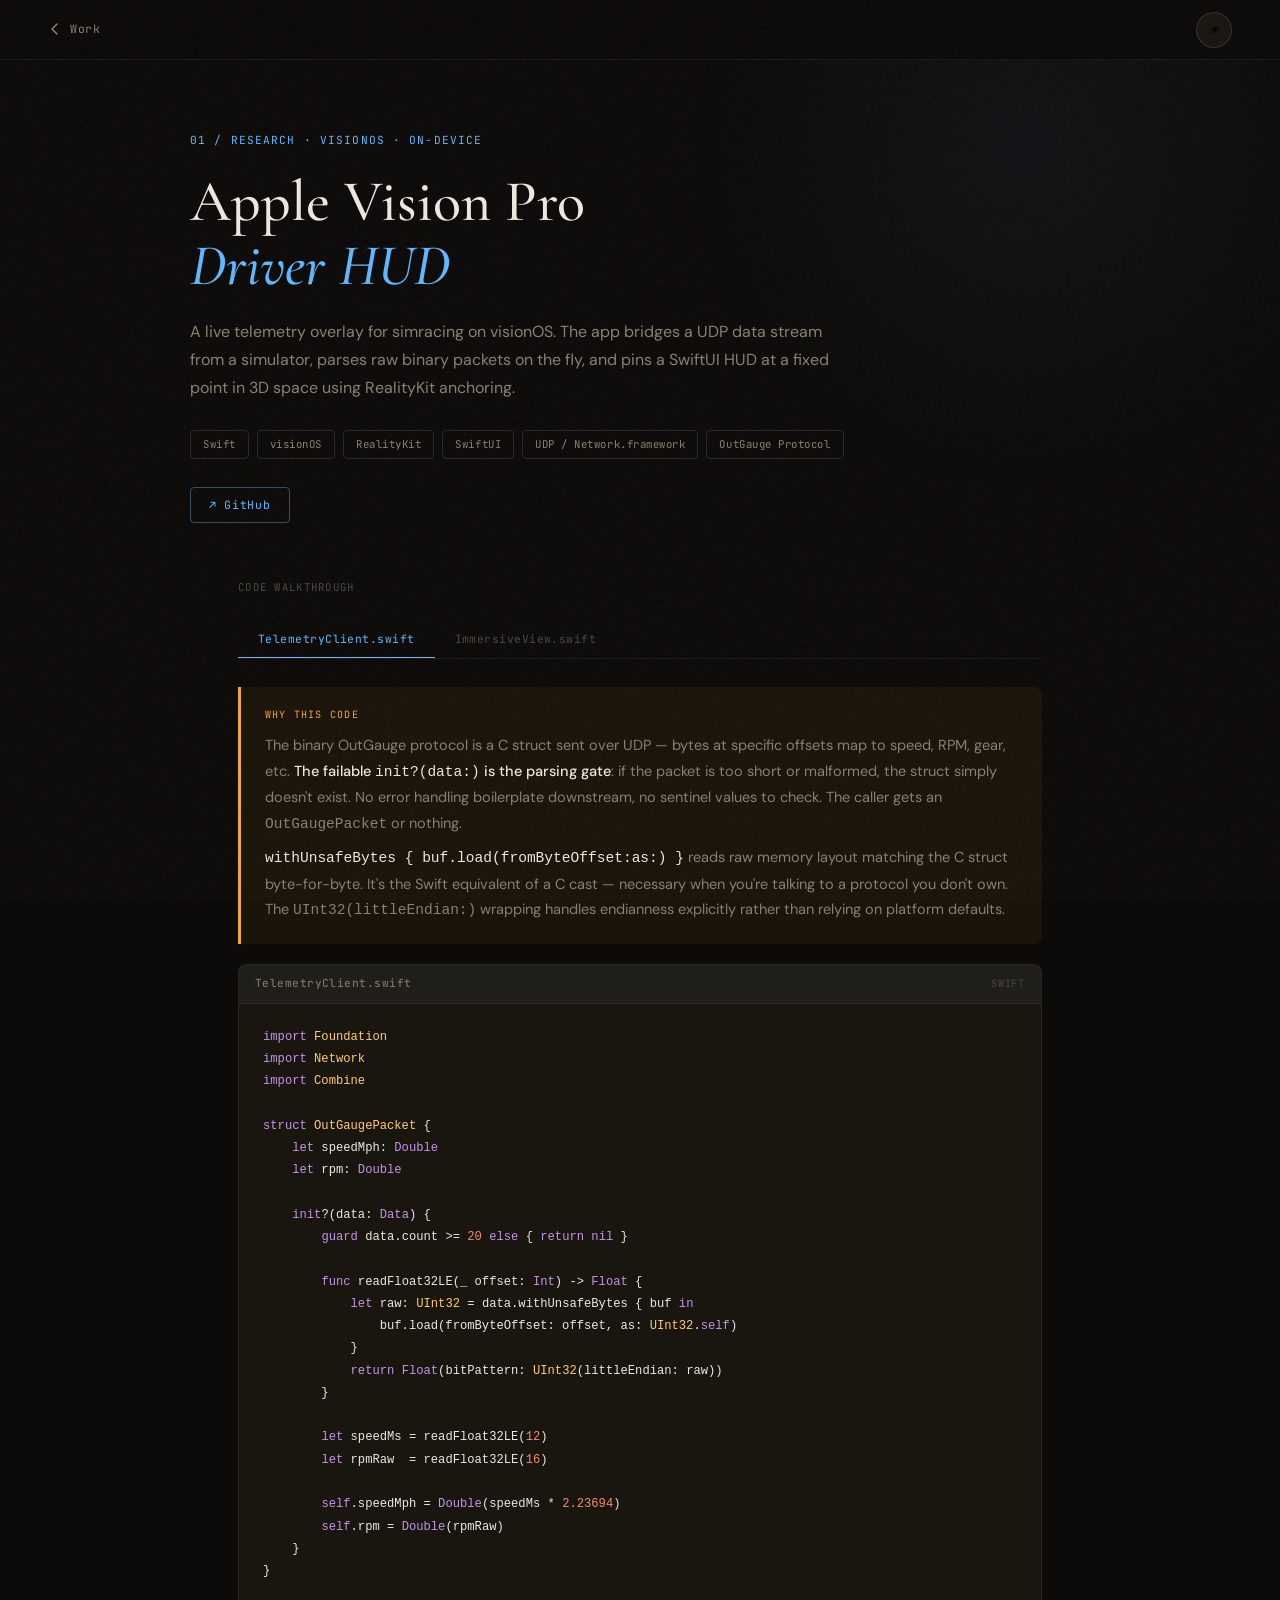
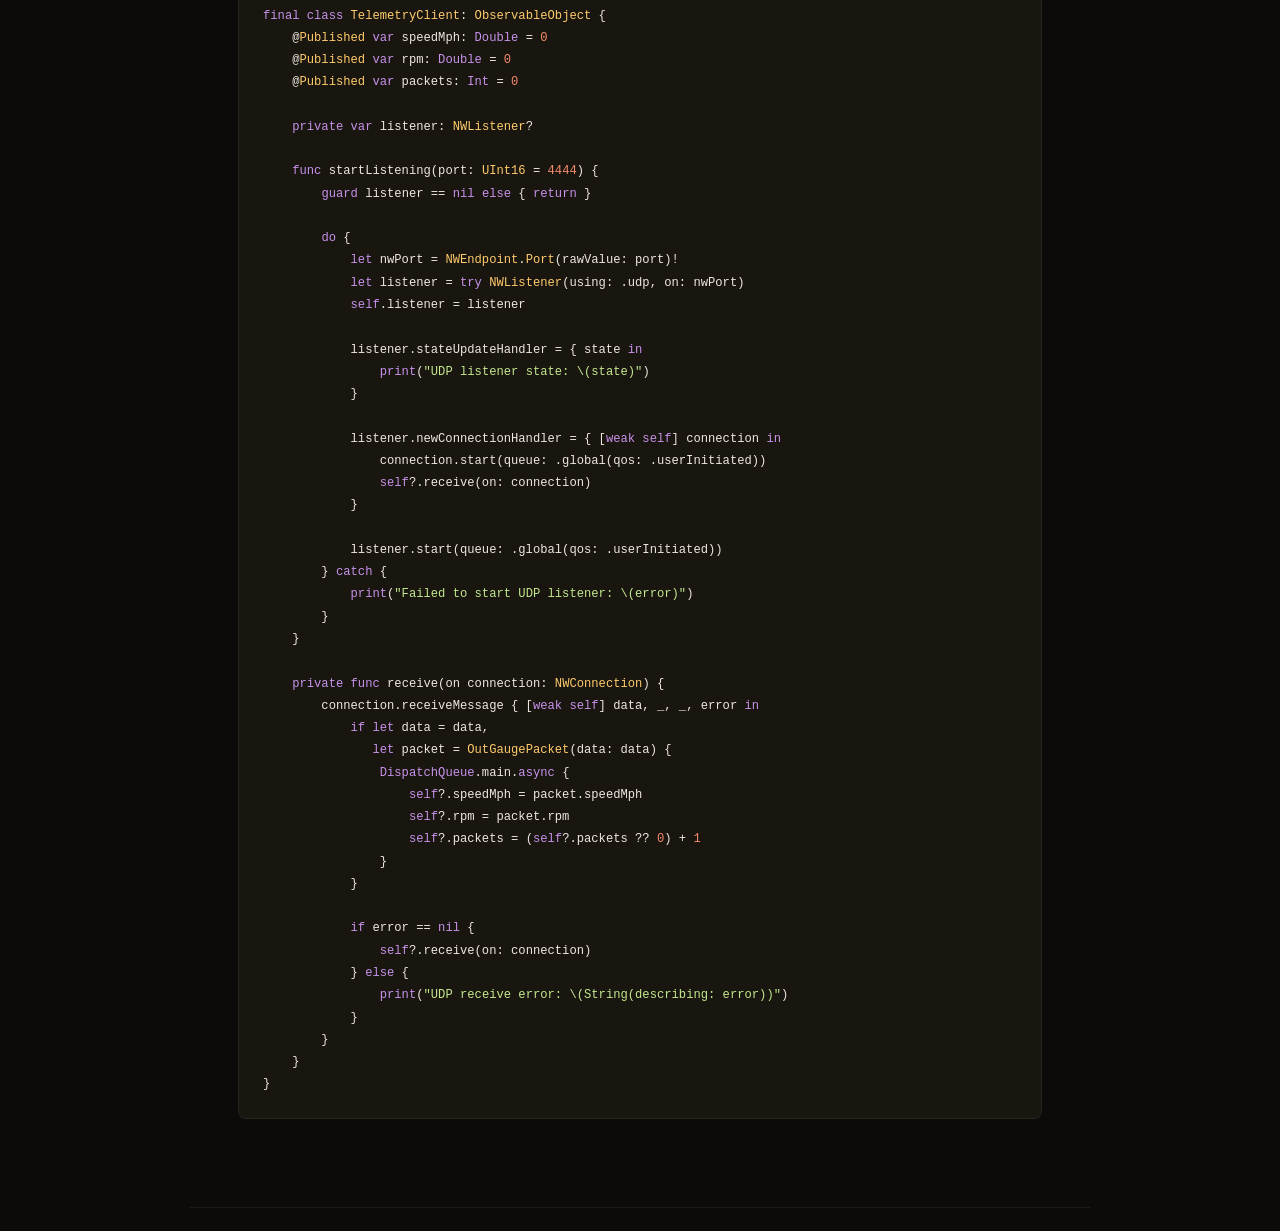
<file: projects/ar-hud.html>
<!DOCTYPE html>
<html lang="en">
<head>
<meta charset="UTF-8"/>
<meta name="viewport" content="width=device-width,initial-scale=1.0"/>
<title>Apple Vision Pro Driver HUD — Aditya Khadye</title>
<meta name="description" content="A live telemetry HUD for simracing on Apple Vision Pro: parses a UDP binary stream and pins a SwiftUI overlay in 3D space with RealityKit."/>
<meta name="theme-color" content="#0D0B09"/>
<link rel="canonical" href="https://aditya-khadye.github.io/projects/ar-hud.html"/>
<link rel="icon" href="../favicon.svg" type="image/svg+xml"/>
<link rel="icon" href="../favicon-32.png" sizes="32x32" type="image/png"/>
<link rel="icon" href="../favicon.ico" sizes="48x48"/>
<link rel="apple-touch-icon" href="../apple-touch-icon.png"/>
<meta property="og:type" content="website"/>
<meta property="og:site_name" content="Aditya Khadye"/>
<meta property="og:title" content="Apple Vision Pro Driver HUD — Aditya Khadye"/>
<meta property="og:description" content="A live telemetry HUD for simracing on Apple Vision Pro: parses a UDP binary stream and pins a SwiftUI overlay in 3D space with RealityKit."/>
<meta property="og:url" content="https://aditya-khadye.github.io/projects/ar-hud.html"/>
<meta property="og:image" content="https://aditya-khadye.github.io/og-image.png"/>
<meta property="og:image:width" content="1200"/>
<meta property="og:image:height" content="630"/>
<meta property="og:image:alt" content="Aditya Khadye — M.S. Data Analytics, UCF 2026. Cut ETL runtime 39%, $200K annual savings, 40% fewer experiment reruns."/>
<meta name="twitter:card" content="summary_large_image"/>
<meta name="twitter:title" content="Apple Vision Pro Driver HUD — Aditya Khadye"/>
<meta name="twitter:description" content="A live telemetry HUD for simracing on Apple Vision Pro: parses a UDP binary stream and pins a SwiftUI overlay in 3D space with RealityKit."/>
<meta name="twitter:image" content="https://aditya-khadye.github.io/og-image.png"/>
<link rel="preconnect" href="https://fonts.googleapis.com"/>
<link rel="preconnect" href="https://fonts.gstatic.com" crossorigin/>
<link href="https://fonts.googleapis.com/css2?family=Cormorant+Garamond:ital,wght@0,300;0,400;0,500;0,600;1,300;1,400;1,600&family=DM+Sans:ital,wght@0,300;0,400;0,500;1,300&family=JetBrains+Mono:wght@300;400;500&display=swap" rel="stylesheet"/>
<link rel="stylesheet" href="project.css"/>
</head>
<body>
<div class="bg-breath"></div>

<nav class="proj-nav">
  <a href="../index.html#projects" class="back-link">
    <svg width="14" height="14" viewBox="0 0 14 14" fill="none"><path d="M9 2L4 7L9 12" stroke="currentColor" stroke-width="1.5" stroke-linecap="round" stroke-linejoin="round"/></svg>
    Work
  </a>
  <button id="theme-toggle" aria-label="Toggle theme">☀</button>
</nav>

<header class="proj-header container reveal">
  <div class="proj-eyebrow">01 / Research · visionOS · On-Device</div>
  <h1 class="proj-title">Apple Vision Pro<br/><em>Driver HUD</em></h1>
  <p class="proj-subtitle">A live telemetry overlay for simracing on visionOS. The app bridges a UDP data stream from a simulator, parses raw binary packets on the fly, and pins a SwiftUI HUD at a fixed point in 3D space using RealityKit anchoring.</p>
  <div class="tech-stack">
    <span class="tech-pill">Swift</span>
    <span class="tech-pill">visionOS</span>
    <span class="tech-pill">RealityKit</span>
    <span class="tech-pill">SwiftUI</span>
    <span class="tech-pill">UDP / Network.framework</span>
    <span class="tech-pill">OutGauge Protocol</span>
  </div>
  <a href="https://github.com/Aditya-Khadye/MonotypeHUD" target="_blank" class="proj-github">↗ GitHub</a>
</header>

<section class="code-section container">
  <div class="section-label reveal">Code walkthrough</div>
  <div class="tabs reveal">
    <button class="tab-btn active" onclick="switchTab(this,'t1')">TelemetryClient.swift</button>
    <button class="tab-btn" onclick="switchTab(this,'t2')">ImmersiveView.swift</button>
  </div>

  <div class="tab-panel active" id="t1">
    <div class="takeaway">
      <div class="takeaway-label">Why this code</div>
      <p>The binary OutGauge protocol is a C struct sent over UDP — bytes at specific offsets map to speed, RPM, gear, etc. <strong>The failable <code>init?(data:)</code> is the parsing gate</strong>: if the packet is too short or malformed, the struct simply doesn't exist. No error handling boilerplate downstream, no sentinel values to check. The caller gets an <code>OutGaugePacket</code> or nothing.</p>
      <p><strong><code>withUnsafeBytes { buf.load(fromByteOffset:as:) }</code></strong> reads raw memory layout matching the C struct byte-for-byte. It's the Swift equivalent of a C cast — necessary when you're talking to a protocol you don't own. The <code>UInt32(littleEndian:)</code> wrapping handles endianness explicitly rather than relying on platform defaults.</p>
    </div>
    <div class="code-wrap">
      <div class="code-header">
        <span class="code-filename">TelemetryClient.swift</span>
        <span class="code-lang">Swift</span>
      </div>
      <pre id="pre-t1"><code></code></pre>
    </div>
  </div>

  <div class="tab-panel" id="t2">
    <div class="takeaway">
      <div class="takeaway-label">Why this code</div>
      <p><strong><code>hud.position = [0, 1.35, -1.0]</code></strong> is not a magic number — it comes from Apple's visionOS HIG: 1.35 m above the floor puts the overlay at eye level for an average seated user, and −1.0 m forward places it at a comfortable reading distance without blocking the view of the room.</p>
      <p>The <strong><code>Attachment(id: "hud")</code></strong> API is the bridge between SwiftUI and RealityKit's 3D space. The SwiftUI view tree (VStack, Text, etc.) lives in the 2D world but gets anchored as a 3D entity. The <strong><code>@EnvironmentObject</code></strong> chain means the HUD auto-updates whenever <code>TelemetryClient</code> publishes new speed/RPM — no polling loop, no manual refresh.</p>
    </div>
    <div class="code-wrap">
      <div class="code-header">
        <span class="code-filename">ImmersiveView.swift</span>
        <span class="code-lang">Swift</span>
      </div>
      <pre id="pre-t2"><code></code></pre>
    </div>
  </div>
</section>

<footer class="proj-footer container">
  <a href="../index.html#projects">← Back to all work</a>
  <span>Aditya Khadye</span>
</footer>

<!-- raw code stored as textarea text — browser won't parse contents as HTML -->
<textarea id="src-t1" hidden>import Foundation
import Network
import Combine

struct OutGaugePacket {
    let speedMph: Double
    let rpm: Double

    init?(data: Data) {
        guard data.count >= 20 else { return nil }

        func readFloat32LE(_ offset: Int) -> Float {
            let raw: UInt32 = data.withUnsafeBytes { buf in
                buf.load(fromByteOffset: offset, as: UInt32.self)
            }
            return Float(bitPattern: UInt32(littleEndian: raw))
        }

        let speedMs = readFloat32LE(12)
        let rpmRaw  = readFloat32LE(16)

        self.speedMph = Double(speedMs * 2.23694)
        self.rpm = Double(rpmRaw)
    }
}

final class TelemetryClient: ObservableObject {
    @Published var speedMph: Double = 0
    @Published var rpm: Double = 0
    @Published var packets: Int = 0

    private var listener: NWListener?

    func startListening(port: UInt16 = 4444) {
        guard listener == nil else { return }

        do {
            let nwPort = NWEndpoint.Port(rawValue: port)!
            let listener = try NWListener(using: .udp, on: nwPort)
            self.listener = listener

            listener.stateUpdateHandler = { state in
                print("UDP listener state: \(state)")
            }

            listener.newConnectionHandler = { [weak self] connection in
                connection.start(queue: .global(qos: .userInitiated))
                self?.receive(on: connection)
            }

            listener.start(queue: .global(qos: .userInitiated))
        } catch {
            print("Failed to start UDP listener: \(error)")
        }
    }

    private func receive(on connection: NWConnection) {
        connection.receiveMessage { [weak self] data, _, _, error in
            if let data = data,
               let packet = OutGaugePacket(data: data) {
                DispatchQueue.main.async {
                    self?.speedMph = packet.speedMph
                    self?.rpm = packet.rpm
                    self?.packets = (self?.packets ?? 0) + 1
                }
            }

            if error == nil {
                self?.receive(on: connection)
            } else {
                print("UDP receive error: \(String(describing: error))")
            }
        }
    }
}</textarea>

<textarea id="src-t2" hidden>import SwiftUI
import RealityKit
import RealityKitContent

struct ImmersiveView: View {
    @Environment(AppModel.self) var appModel
    @EnvironmentObject var telemetry: TelemetryClient

    var body: some View {
        RealityView { content, attachments in
            if let immersiveContentEntity = try? await Entity(named: "Immersive", in: realityKitContentBundle) {
                content.add(immersiveContentEntity)
            }

            // Anchor the SwiftUI HUD as a 3D entity in front of the user.
            // y=1.35 places it at seated eye level (Apple HIG recommendation).
            // z=-1.0 is ~arm's length — readable without blocking peripheral vision.
            if let hud = attachments.entity(for: "hud") {
                hud.position = [0, 1.35, -1.0]
                hud.orientation = simd_quatf(angle: 0, axis: [0, 1, 0])
                content.add(hud)
            }
        } attachments: {
            Attachment(id: "hud") {
                VStack(spacing: 10) {
                    Text("BeamNG HUD")
                        .font(.title3)
                        .foregroundStyle(.secondary)

                    Text("\(telemetry.speedMph, specifier: "%.1f") mph")
                        .font(.system(size: 54, weight: .bold, design: .rounded))

                    Text("RPM \(Int(telemetry.rpm))")
                        .font(.headline)
                        .foregroundStyle(.secondary)

                    Text("Packets: \(telemetry.packets)")
                        .font(.footnote)
                        .foregroundStyle(.secondary)
                }
                .padding(22)
                .background(.regularMaterial)
                .clipShape(RoundedRectangle(cornerRadius: 22, style: .continuous))
            }
        }
    }
}

#Preview(immersionStyle: .progressive) {
    ImmersiveView()
        .environment(AppModel())
        .environmentObject(TelemetryClient())
}</textarea>

<script>
(function(){
  const stored = document.querySelectorAll('[data-theme]');
  const saved = localStorage.getItem('theme') || 'dark';
  document.documentElement.setAttribute('data-theme', saved);
  document.getElementById('theme-toggle').textContent = saved === 'dark' ? '☀' : '☾';
})();

document.getElementById('theme-toggle').addEventListener('click', function(){
  const curr = document.documentElement.getAttribute('data-theme');
  const next = curr === 'dark' ? 'light' : 'dark';
  document.documentElement.setAttribute('data-theme', next);
  localStorage.setItem('theme', next);
  this.textContent = next === 'dark' ? '☀' : '☾';
});

function switchTab(btn, id) {
  document.querySelectorAll('.tab-btn').forEach(b => b.classList.remove('active'));
  document.querySelectorAll('.tab-panel').forEach(p => p.classList.remove('active'));
  btn.classList.add('active');
  document.getElementById(id).classList.add('active');
}

function hl(raw, lang) {
  const map = [];
  const guard = html => { const t = `\x00p${map.length}p\x00`; map.push(html); return t; };
  let c = raw.replace(/&/g,'&amp;').replace(/</g,'&lt;').replace(/>/g,'&gt;');
  const wrap = (re, cls) => { c = c.replace(re, m => guard(`<span class="${cls}">${m}</span>`)); };

  if (lang === 'swift') {
    wrap(/(\/\/[^\n]*)/g, 'cm');
    wrap(/("(?:[^"\\]|\\.)*")/g, 'st');
    wrap(/\b(\d+\.?\d*)\b/g, 'nu');
    'import,struct,class,final,func,var,let,guard,if,else,return,init,nil,true,false,for,in,while,private,public,static,override,protocol,extension,weak,do,throw,throws,async,await,try,catch,self,Self,super,where,switch,case,default,enum,print,Double,Float,Int,Bool,String,Data,DispatchQueue'.split(',').forEach(kw => {
      wrap(new RegExp(`\\b${kw}\\b`, 'g'), 'kw');
    });
    wrap(/\b([A-Z][a-zA-Z0-9_]*)\b/g, 'tp');
  } else {
    wrap(/("""[\s\S]*?"""|'''[\s\S]*?''')/g, 'doc');
    wrap(/(#[^\n]*)/g, 'cm');
    wrap(/("(?:[^"\\]|\\.)*"|'(?:[^'\\]|\\.)*')/g, 'st');
    wrap(/@(\w+)/g, 'dec');
    wrap(/\b(\d+\.?\d*)\b/g, 'nu');
    'import,from,def,class,return,if,elif,else,for,in,while,with,as,try,except,finally,raise,pass,None,True,False,not,and,or,lambda,yield,async,await,global,nonlocal,del,assert,break,continue,self'.split(',').forEach(kw => {
      wrap(new RegExp(`\\b${kw}\\b`, 'g'), 'kw');
    });
    wrap(/\b([A-Z][a-zA-Z0-9_]*)\b/g, 'tp');
  }
  return c.replace(/\x00p(\d+)p\x00/g, (_, i) => map[+i]);
}

function renderCode(srcId, preId, lang) {
  const raw = document.getElementById(srcId).value;
  document.querySelector(`#${preId} code`).innerHTML = hl(raw.trim(), lang);
}

renderCode('src-t1', 'pre-t1', 'swift');
renderCode('src-t2', 'pre-t2', 'swift');

const io = new IntersectionObserver(entries => {
  entries.forEach(e => { if (e.isIntersecting) e.target.classList.add('in'); });
}, { threshold: 0.08 });
document.querySelectorAll('.reveal').forEach(el => io.observe(el));
</script>
<script>(function(){var r=new URLSearchParams(location.search).get("role");if(/^(data|swe|ml|ds)$/.test(r)){document.querySelectorAll('a[href*="index.html"]').forEach(function(a){a.setAttribute("href",a.getAttribute("href").replace("index.html","index.html?role="+r))})}})()</script>
</body>
</html>
</file>
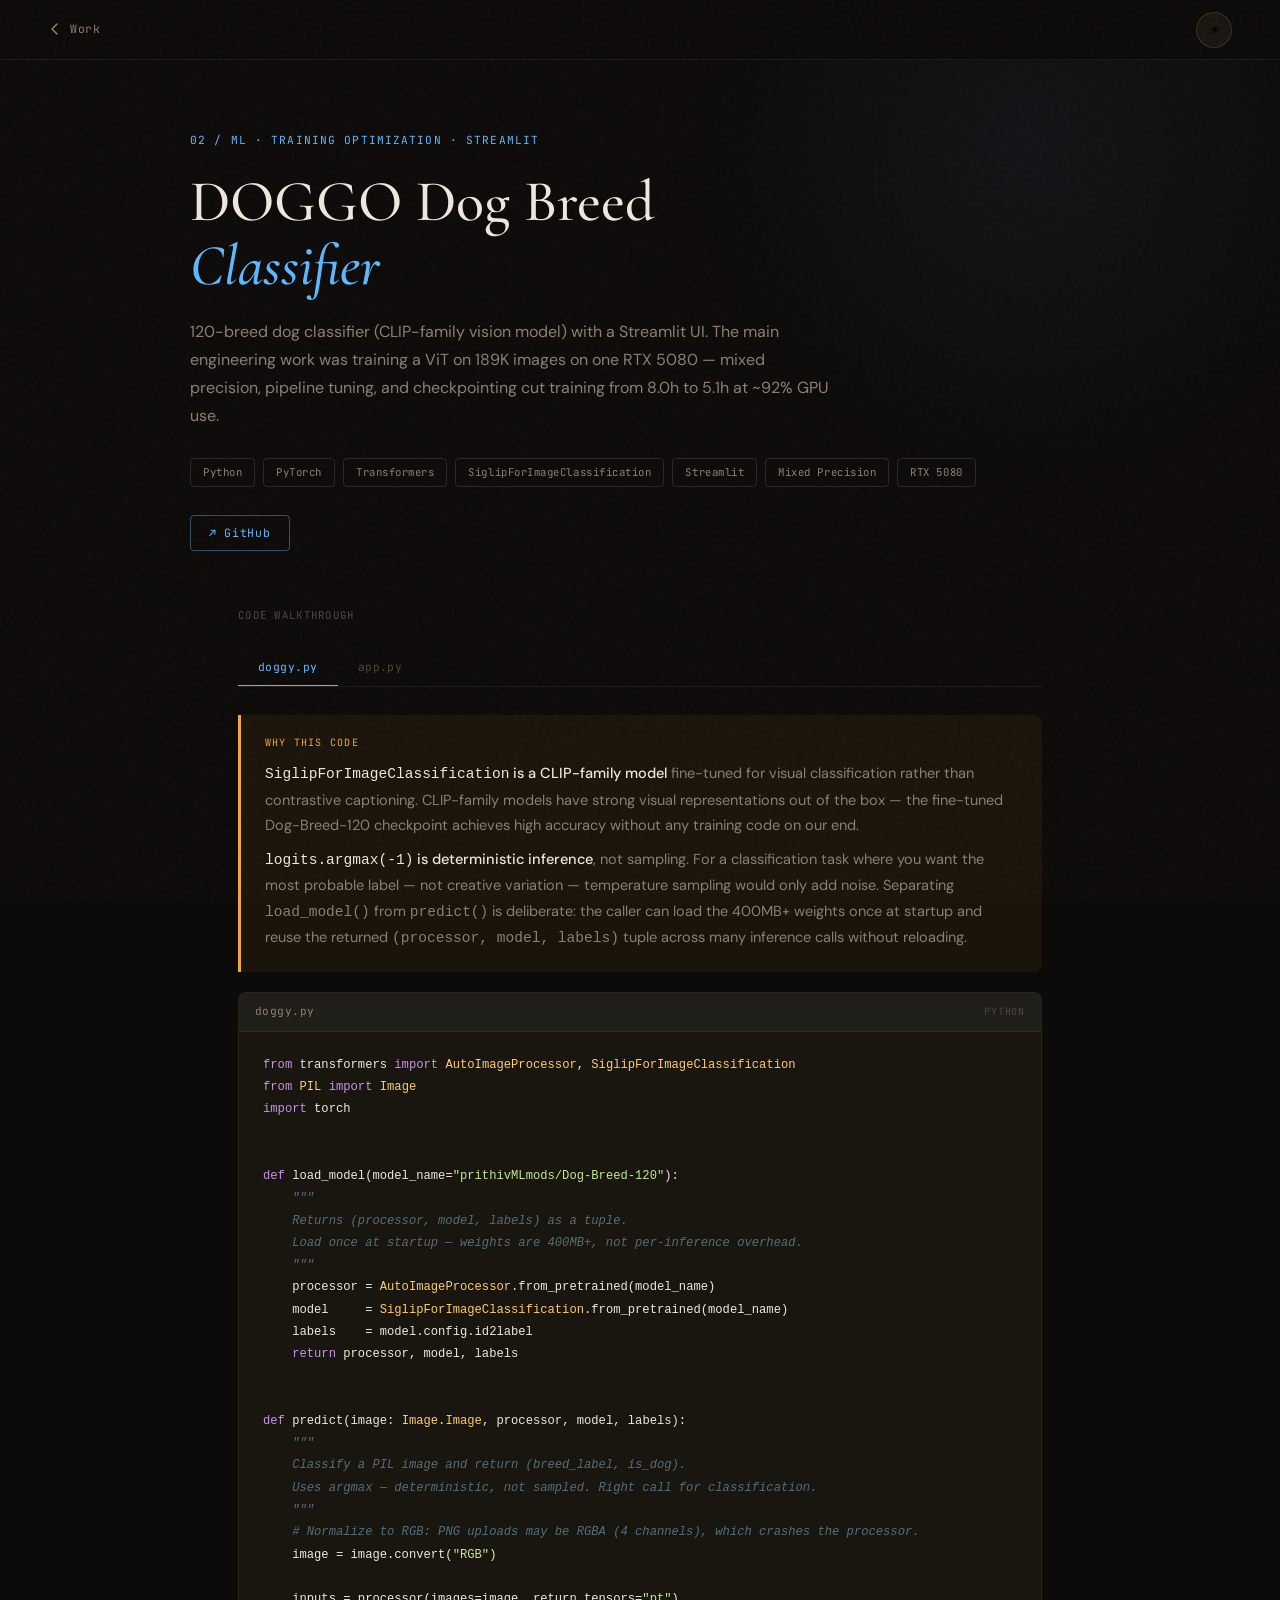
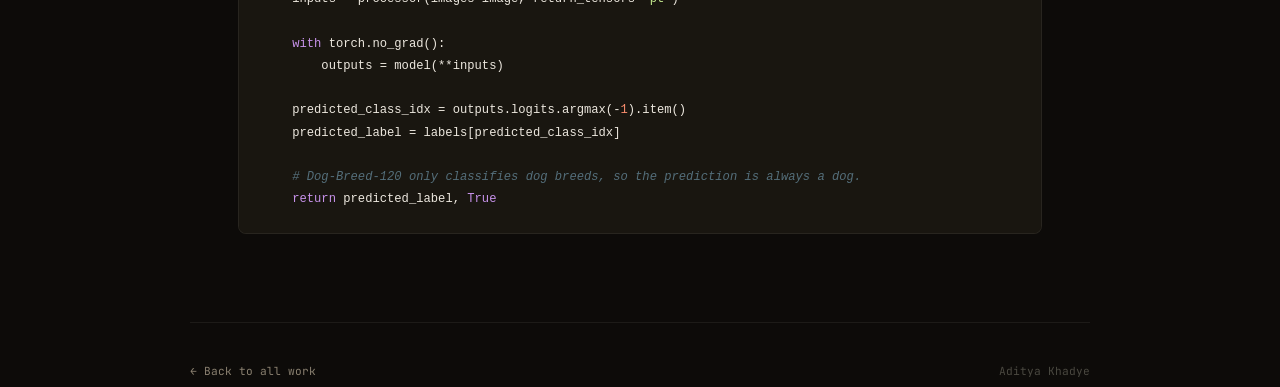
<file: projects/doggo.html>
<!DOCTYPE html>
<html lang="en">
<head>
<meta charset="UTF-8"/>
<meta name="viewport" content="width=device-width,initial-scale=1.0"/>
<title>DOGGO Dog Breed Classifier — Aditya Khadye</title>
<meta name="description" content="A 120-breed dog classifier with a Streamlit UI. Training a ViT on 189K images dropped from 8.0h to 5.1h with mixed precision and pipeline tuning."/>
<meta name="theme-color" content="#0D0B09"/>
<link rel="canonical" href="https://aditya-khadye.github.io/projects/doggo.html"/>
<link rel="icon" href="../favicon.svg" type="image/svg+xml"/>
<link rel="icon" href="../favicon-32.png" sizes="32x32" type="image/png"/>
<link rel="icon" href="../favicon.ico" sizes="48x48"/>
<link rel="apple-touch-icon" href="../apple-touch-icon.png"/>
<meta property="og:type" content="website"/>
<meta property="og:site_name" content="Aditya Khadye"/>
<meta property="og:title" content="DOGGO Dog Breed Classifier — Aditya Khadye"/>
<meta property="og:description" content="A 120-breed dog classifier with a Streamlit UI. Training a ViT on 189K images dropped from 8.0h to 5.1h with mixed precision and pipeline tuning."/>
<meta property="og:url" content="https://aditya-khadye.github.io/projects/doggo.html"/>
<meta property="og:image" content="https://aditya-khadye.github.io/og-image.png"/>
<meta property="og:image:width" content="1200"/>
<meta property="og:image:height" content="630"/>
<meta property="og:image:alt" content="Aditya Khadye — M.S. Data Analytics, UCF 2026. Cut ETL runtime 39%, $200K annual savings, 40% fewer experiment reruns."/>
<meta name="twitter:card" content="summary_large_image"/>
<meta name="twitter:title" content="DOGGO Dog Breed Classifier — Aditya Khadye"/>
<meta name="twitter:description" content="A 120-breed dog classifier with a Streamlit UI. Training a ViT on 189K images dropped from 8.0h to 5.1h with mixed precision and pipeline tuning."/>
<meta name="twitter:image" content="https://aditya-khadye.github.io/og-image.png"/>
<link rel="preconnect" href="https://fonts.googleapis.com"/>
<link rel="preconnect" href="https://fonts.gstatic.com" crossorigin/>
<link href="https://fonts.googleapis.com/css2?family=Cormorant+Garamond:ital,wght@0,300;0,400;0,500;0,600;1,300;1,400;1,600&family=DM+Sans:ital,wght@0,300;0,400;0,500;1,300&family=JetBrains+Mono:wght@300;400;500&display=swap" rel="stylesheet"/>
<link rel="stylesheet" href="project.css"/>
</head>
<body>
<div class="bg-breath"></div>

<nav class="proj-nav">
  <a href="../index.html#projects" class="back-link">
    <svg width="14" height="14" viewBox="0 0 14 14" fill="none"><path d="M9 2L4 7L9 12" stroke="currentColor" stroke-width="1.5" stroke-linecap="round" stroke-linejoin="round"/></svg>
    Work
  </a>
  <button id="theme-toggle" aria-label="Toggle theme">☀</button>
</nav>

<header class="proj-header container reveal">
  <div class="proj-eyebrow">02 / ML · Training Optimization · Streamlit</div>
  <h1 class="proj-title">DOGGO Dog Breed<br/><em>Classifier</em></h1>
  <p class="proj-subtitle">120-breed dog classifier (CLIP-family vision model) with a Streamlit UI. The main engineering work was training a ViT on 189K images on one RTX 5080 — mixed precision, pipeline tuning, and checkpointing cut training from 8.0h to 5.1h at ~92% GPU use.</p>
  <div class="tech-stack">
    <span class="tech-pill">Python</span>
    <span class="tech-pill">PyTorch</span>
    <span class="tech-pill">Transformers</span>
    <span class="tech-pill">SiglipForImageClassification</span>
    <span class="tech-pill">Streamlit</span>
    <span class="tech-pill">Mixed Precision</span>
    <span class="tech-pill">RTX 5080</span>
  </div>
  <a href="https://github.com/Aditya-Khadye/DOGGO-Project" target="_blank" class="proj-github">↗ GitHub</a>
</header>

<section class="code-section container">
  <div class="section-label reveal">Code walkthrough</div>
  <div class="tabs reveal">
    <button class="tab-btn active" onclick="switchTab(this,'t1')">doggy.py</button>
    <button class="tab-btn" onclick="switchTab(this,'t2')">app.py</button>
  </div>

  <div class="tab-panel active" id="t1">
    <div class="takeaway">
      <div class="takeaway-label">Why this code</div>
      <p><strong><code>SiglipForImageClassification</code> is a CLIP-family model</strong> fine-tuned for visual classification rather than contrastive captioning. CLIP-family models have strong visual representations out of the box — the fine-tuned Dog-Breed-120 checkpoint achieves high accuracy without any training code on our end.</p>
      <p><strong><code>logits.argmax(-1)</code> is deterministic inference</strong>, not sampling. For a classification task where you want the most probable label — not creative variation — temperature sampling would only add noise. Separating <code>load_model()</code> from <code>predict()</code> is deliberate: the caller can load the 400MB+ weights once at startup and reuse the returned <code>(processor, model, labels)</code> tuple across many inference calls without reloading.</p>
    </div>
    <div class="code-wrap">
      <div class="code-header">
        <span class="code-filename">doggy.py</span>
        <span class="code-lang">Python</span>
      </div>
      <pre id="pre-t1"><code></code></pre>
    </div>
  </div>

  <div class="tab-panel" id="t2">
    <div class="takeaway">
      <div class="takeaway-label">Why this code</div>
      <p><strong>Streamlit re-runs the entire script on every interaction.</strong> The <code>get_model()</code> wrapper exists so a future <code>@st.cache_resource</code> decorator can be added in one line — without it, the 400MB model would re-load on every file upload. The function call also makes testing straightforward: mock <code>get_model</code> and the rest of the app logic is testable in isolation.</p>
      <p><strong><code>image.convert("RGB")</code> before inference is not optional.</strong> PNG files with transparency are RGBA (4 channels); JPEG files are RGB (3 channels). The Siglip processor expects 3-channel input — passing an RGBA tensor would silently produce wrong results or crash. The <code>convert("RGB")</code> call normalizes both cases before they reach the model.</p>
    </div>
    <div class="code-wrap">
      <div class="code-header">
        <span class="code-filename">app.py</span>
        <span class="code-lang">Python</span>
      </div>
      <pre id="pre-t2"><code></code></pre>
    </div>
  </div>
</section>

<footer class="proj-footer container">
  <a href="../index.html#projects">← Back to all work</a>
  <span>Aditya Khadye</span>
</footer>

<textarea id="src-t1" hidden>from transformers import AutoImageProcessor, SiglipForImageClassification
from PIL import Image
import torch


def load_model(model_name="prithivMLmods/Dog-Breed-120"):
    """
    Returns (processor, model, labels) as a tuple.
    Load once at startup — weights are 400MB+, not per-inference overhead.
    """
    processor = AutoImageProcessor.from_pretrained(model_name)
    model     = SiglipForImageClassification.from_pretrained(model_name)
    labels    = model.config.id2label
    return processor, model, labels


def predict(image: Image.Image, processor, model, labels):
    """
    Classify a PIL image and return (breed_label, is_dog).
    Uses argmax — deterministic, not sampled. Right call for classification.
    """
    # Normalize to RGB: PNG uploads may be RGBA (4 channels), which crashes the processor.
    image = image.convert("RGB")

    inputs = processor(images=image, return_tensors="pt")

    with torch.no_grad():
        outputs = model(**inputs)

    predicted_class_idx = outputs.logits.argmax(-1).item()
    predicted_label = labels[predicted_class_idx]

    # Dog-Breed-120 only classifies dog breeds, so the prediction is always a dog.
    return predicted_label, True</textarea>

<textarea id="src-t2" hidden>import streamlit as st
from PIL import Image
from doggy import load_model, predict


def get_model():
    """
    Wrapper around load_model so @st.cache_resource can be applied here
    without touching the inference module. Streamlit re-runs the script
    on every interaction — this prevents reloading 400MB weights each time.
    """
    return load_model()


st.title("Dog Breed Classifier")

uploaded_file = st.file_uploader("Upload an image", type=["jpg", "jpeg", "png"])

if uploaded_file is not None:
    img = Image.open(uploaded_file)
    st.image(img, caption="Uploaded Image")

    processor, model, labels = get_model()
    label, is_dog = predict(img, processor, model, labels)

    if is_dog:
        st.success(f"This is a dog! Breed: {label}")
    else:
        st.warning(f"This does not appear to be a dog. Predicted: {label}")</textarea>

<script>
(function(){
  const saved = localStorage.getItem('theme') || 'dark';
  document.documentElement.setAttribute('data-theme', saved);
  document.getElementById('theme-toggle').textContent = saved === 'dark' ? '☀' : '☾';
})();

document.getElementById('theme-toggle').addEventListener('click', function(){
  const curr = document.documentElement.getAttribute('data-theme');
  const next = curr === 'dark' ? 'light' : 'dark';
  document.documentElement.setAttribute('data-theme', next);
  localStorage.setItem('theme', next);
  this.textContent = next === 'dark' ? '☀' : '☾';
});

function switchTab(btn, id) {
  document.querySelectorAll('.tab-btn').forEach(b => b.classList.remove('active'));
  document.querySelectorAll('.tab-panel').forEach(p => p.classList.remove('active'));
  btn.classList.add('active');
  document.getElementById(id).classList.add('active');
}

function hl(raw, lang) {
  const map = [];
  const guard = html => { const t = `\x00p${map.length}p\x00`; map.push(html); return t; };
  let c = raw.replace(/&/g,'&amp;').replace(/</g,'&lt;').replace(/>/g,'&gt;');
  const wrap = (re, cls) => { c = c.replace(re, m => guard(`<span class="${cls}">${m}</span>`)); };
  wrap(/("""[\s\S]*?"""|'''[\s\S]*?''')/g, 'doc');
  wrap(/(#[^\n]*)/g, 'cm');
  wrap(/("(?:[^"\\]|\\.)*"|'(?:[^'\\]|\\.)*')/g, 'st');
  wrap(/@(\w+)/g, 'dec');
  wrap(/\b(\d+\.?\d*)\b/g, 'nu');
  'import,from,def,class,return,if,elif,else,for,in,while,with,as,try,except,finally,raise,pass,None,True,False,not,and,or,lambda,yield,async,await,global,nonlocal,del,assert,break,continue,self'.split(',').forEach(kw => {
    wrap(new RegExp(`\\b${kw}\\b`, 'g'), 'kw');
  });
  wrap(/\b([A-Z][a-zA-Z0-9_]*)\b/g, 'tp');
  return c.replace(/\x00p(\d+)p\x00/g, (_, i) => map[+i]);
}

function renderCode(srcId, preId) {
  const raw = document.getElementById(srcId).value;
  document.querySelector(`#${preId} code`).innerHTML = hl(raw.trim(), 'python');
}

renderCode('src-t1', 'pre-t1');
renderCode('src-t2', 'pre-t2');

const io = new IntersectionObserver(entries => {
  entries.forEach(e => { if (e.isIntersecting) e.target.classList.add('in'); });
}, { threshold: 0.08 });
document.querySelectorAll('.reveal').forEach(el => io.observe(el));
</script>
<script>(function(){var r=new URLSearchParams(location.search).get("role");if(/^(data|swe|ml|ds)$/.test(r)){document.querySelectorAll('a[href*="index.html"]').forEach(function(a){a.setAttribute("href",a.getAttribute("href").replace("index.html","index.html?role="+r))})}})()</script>
</body>
</html>
</file>
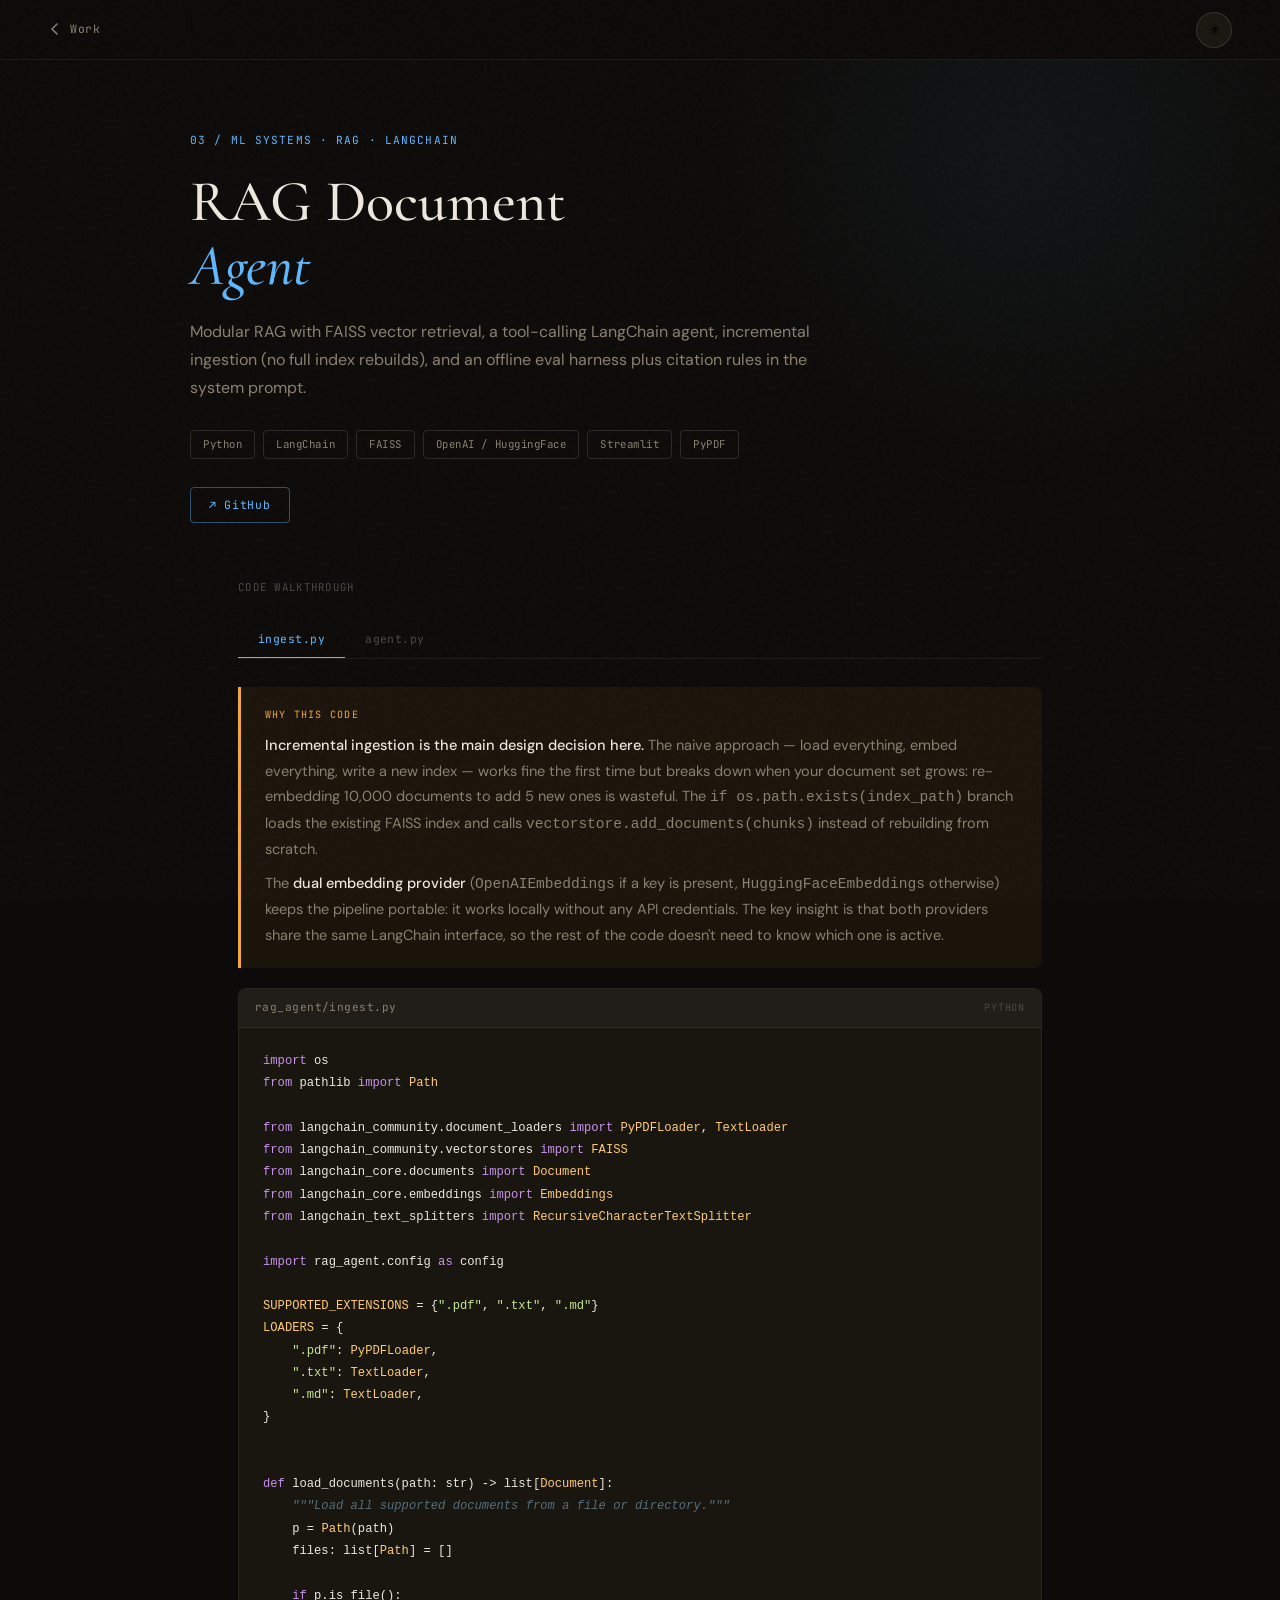
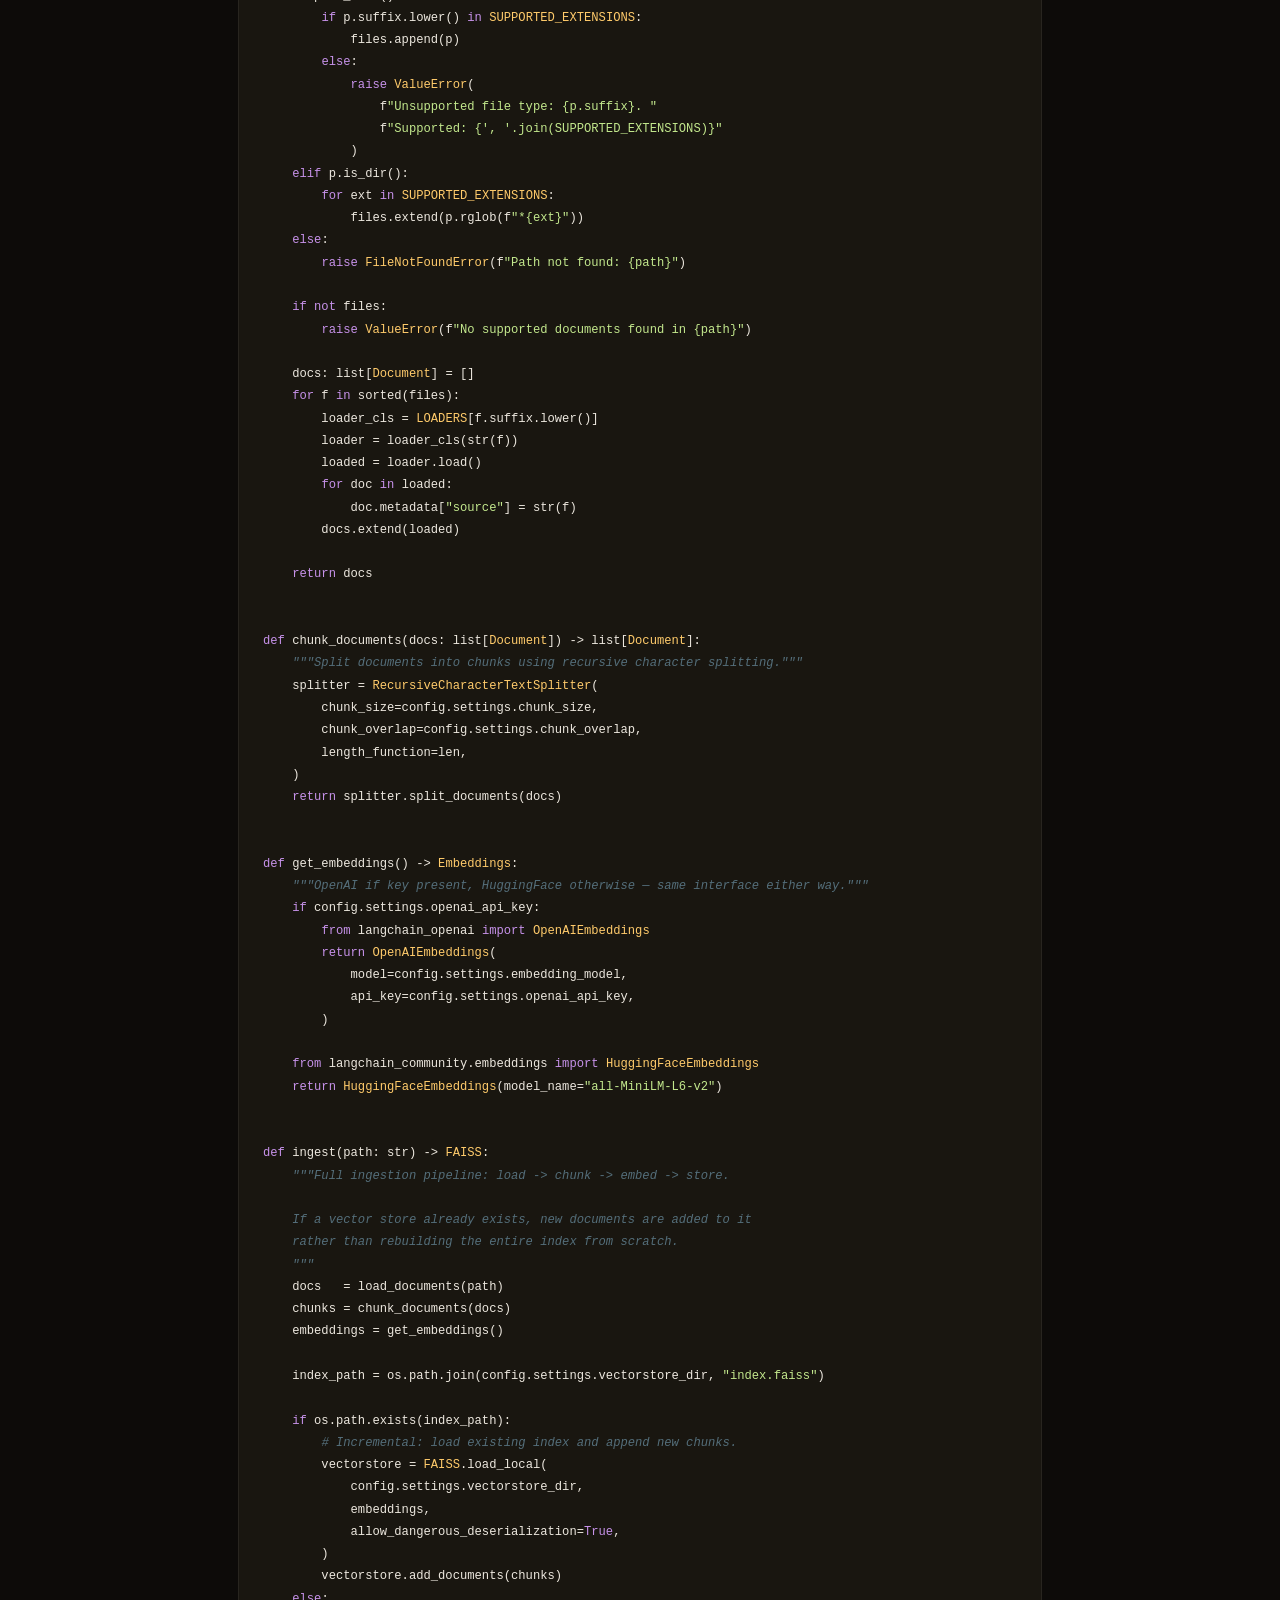
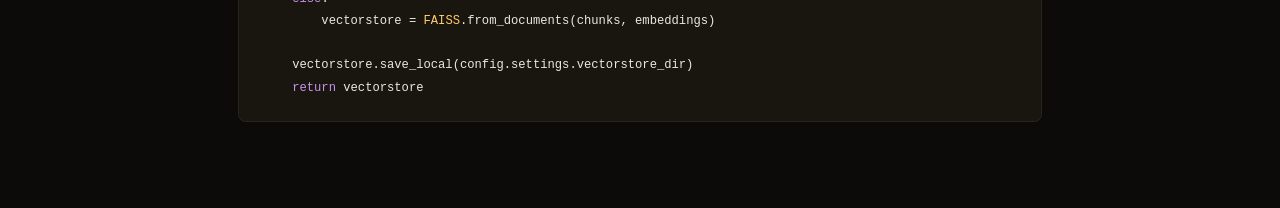
<file: projects/rag-agent.html>
<!DOCTYPE html>
<html lang="en">
<head>
<meta charset="UTF-8"/>
<meta name="viewport" content="width=device-width,initial-scale=1.0"/>
<title>RAG Document Agent — Aditya Khadye</title>
<meta name="description" content="Modular RAG with FAISS retrieval, a tool-calling LangChain agent, incremental ingestion with no full index rebuilds, and an offline eval harness."/>
<meta name="theme-color" content="#0D0B09"/>
<link rel="canonical" href="https://aditya-khadye.github.io/projects/rag-agent.html"/>
<link rel="icon" href="../favicon.svg" type="image/svg+xml"/>
<link rel="icon" href="../favicon-32.png" sizes="32x32" type="image/png"/>
<link rel="icon" href="../favicon.ico" sizes="48x48"/>
<link rel="apple-touch-icon" href="../apple-touch-icon.png"/>
<meta property="og:type" content="website"/>
<meta property="og:site_name" content="Aditya Khadye"/>
<meta property="og:title" content="RAG Document Agent — Aditya Khadye"/>
<meta property="og:description" content="Modular RAG with FAISS retrieval, a tool-calling LangChain agent, incremental ingestion with no full index rebuilds, and an offline eval harness."/>
<meta property="og:url" content="https://aditya-khadye.github.io/projects/rag-agent.html"/>
<meta property="og:image" content="https://aditya-khadye.github.io/og-image.png"/>
<meta property="og:image:width" content="1200"/>
<meta property="og:image:height" content="630"/>
<meta property="og:image:alt" content="Aditya Khadye — M.S. Data Analytics, UCF 2026. Cut ETL runtime 39%, $200K annual savings, 40% fewer experiment reruns."/>
<meta name="twitter:card" content="summary_large_image"/>
<meta name="twitter:title" content="RAG Document Agent — Aditya Khadye"/>
<meta name="twitter:description" content="Modular RAG with FAISS retrieval, a tool-calling LangChain agent, incremental ingestion with no full index rebuilds, and an offline eval harness."/>
<meta name="twitter:image" content="https://aditya-khadye.github.io/og-image.png"/>
<link rel="preconnect" href="https://fonts.googleapis.com"/>
<link rel="preconnect" href="https://fonts.gstatic.com" crossorigin/>
<link href="https://fonts.googleapis.com/css2?family=Cormorant+Garamond:ital,wght@0,300;0,400;0,500;0,600;1,300;1,400;1,600&family=DM+Sans:ital,wght@0,300;0,400;0,500;1,300&family=JetBrains+Mono:wght@300;400;500&display=swap" rel="stylesheet"/>
<link rel="stylesheet" href="project.css"/>
</head>
<body>
<div class="bg-breath"></div>

<nav class="proj-nav">
  <a href="../index.html#projects" class="back-link">
    <svg width="14" height="14" viewBox="0 0 14 14" fill="none"><path d="M9 2L4 7L9 12" stroke="currentColor" stroke-width="1.5" stroke-linecap="round" stroke-linejoin="round"/></svg>
    Work
  </a>
  <button id="theme-toggle" aria-label="Toggle theme">☀</button>
</nav>

<header class="proj-header container reveal">
  <div class="proj-eyebrow">03 / ML Systems · RAG · LangChain</div>
  <h1 class="proj-title">RAG Document<br/><em>Agent</em></h1>
  <p class="proj-subtitle">Modular RAG with FAISS vector retrieval, a tool-calling LangChain agent, incremental ingestion (no full index rebuilds), and an offline eval harness plus citation rules in the system prompt.</p>
  <div class="tech-stack">
    <span class="tech-pill">Python</span>
    <span class="tech-pill">LangChain</span>
    <span class="tech-pill">FAISS</span>
    <span class="tech-pill">OpenAI / HuggingFace</span>
    <span class="tech-pill">Streamlit</span>
    <span class="tech-pill">PyPDF</span>
  </div>
  <a href="https://github.com/Aditya-Khadye/AI-Agent" target="_blank" class="proj-github">↗ GitHub</a>
</header>

<section class="code-section container">
  <div class="section-label reveal">Code walkthrough</div>
  <div class="tabs reveal">
    <button class="tab-btn active" onclick="switchTab(this,'t1')">ingest.py</button>
    <button class="tab-btn" onclick="switchTab(this,'t2')">agent.py</button>
  </div>

  <div class="tab-panel active" id="t1">
    <div class="takeaway">
      <div class="takeaway-label">Why this code</div>
      <p><strong>Incremental ingestion is the main design decision here.</strong> The naive approach — load everything, embed everything, write a new index — works fine the first time but breaks down when your document set grows: re-embedding 10,000 documents to add 5 new ones is wasteful. The <code>if os.path.exists(index_path)</code> branch loads the existing FAISS index and calls <code>vectorstore.add_documents(chunks)</code> instead of rebuilding from scratch.</p>
      <p>The <strong>dual embedding provider</strong> (<code>OpenAIEmbeddings</code> if a key is present, <code>HuggingFaceEmbeddings</code> otherwise) keeps the pipeline portable: it works locally without any API credentials. The key insight is that both providers share the same LangChain interface, so the rest of the code doesn't need to know which one is active.</p>
    </div>
    <div class="code-wrap">
      <div class="code-header">
        <span class="code-filename">rag_agent/ingest.py</span>
        <span class="code-lang">Python</span>
      </div>
      <pre id="pre-t1"><code></code></pre>
    </div>
  </div>

  <div class="tab-panel" id="t2">
    <div class="takeaway">
      <div class="takeaway-label">Why this code</div>
      <p><strong><code>create_tool_calling_agent</code> instead of <code>RetrievalQA</code></strong> is the architectural choice that matters most. A standard RAG chain always retrieves — it doesn't decide whether retrieval is needed. A tool-calling agent treats <code>search_documents</code>, <code>retrieve_document_info</code>, and <code>summarize_text</code> as optional tools it can call selectively. If the question is answerable from context, it doesn't waste a vector lookup.</p>
      <p>The system prompt's <strong>"Always cite which document and section"</strong> line is load-bearing. Without an explicit instruction, LLMs frequently omit citations even when they have the source data — they'll answer correctly but present it as general knowledge. The <code>MessagesPlaceholder("chat_history")</code> allows multi-turn conversation while keeping the prompt template clean and the agent stateless.</p>
    </div>
    <div class="code-wrap">
      <div class="code-header">
        <span class="code-filename">rag_agent/agent.py</span>
        <span class="code-lang">Python</span>
      </div>
      <pre id="pre-t2"><code></code></pre>
    </div>
  </div>
</section>

<footer class="proj-footer container">
  <a href="../index.html#projects">← Back to all work</a>
  <span>Aditya Khadye</span>
</footer>

<textarea id="src-t1" hidden>import os
from pathlib import Path

from langchain_community.document_loaders import PyPDFLoader, TextLoader
from langchain_community.vectorstores import FAISS
from langchain_core.documents import Document
from langchain_core.embeddings import Embeddings
from langchain_text_splitters import RecursiveCharacterTextSplitter

import rag_agent.config as config

SUPPORTED_EXTENSIONS = {".pdf", ".txt", ".md"}
LOADERS = {
    ".pdf": PyPDFLoader,
    ".txt": TextLoader,
    ".md": TextLoader,
}


def load_documents(path: str) -> list[Document]:
    """Load all supported documents from a file or directory."""
    p = Path(path)
    files: list[Path] = []

    if p.is_file():
        if p.suffix.lower() in SUPPORTED_EXTENSIONS:
            files.append(p)
        else:
            raise ValueError(
                f"Unsupported file type: {p.suffix}. "
                f"Supported: {', '.join(SUPPORTED_EXTENSIONS)}"
            )
    elif p.is_dir():
        for ext in SUPPORTED_EXTENSIONS:
            files.extend(p.rglob(f"*{ext}"))
    else:
        raise FileNotFoundError(f"Path not found: {path}")

    if not files:
        raise ValueError(f"No supported documents found in {path}")

    docs: list[Document] = []
    for f in sorted(files):
        loader_cls = LOADERS[f.suffix.lower()]
        loader = loader_cls(str(f))
        loaded = loader.load()
        for doc in loaded:
            doc.metadata["source"] = str(f)
        docs.extend(loaded)

    return docs


def chunk_documents(docs: list[Document]) -> list[Document]:
    """Split documents into chunks using recursive character splitting."""
    splitter = RecursiveCharacterTextSplitter(
        chunk_size=config.settings.chunk_size,
        chunk_overlap=config.settings.chunk_overlap,
        length_function=len,
    )
    return splitter.split_documents(docs)


def get_embeddings() -> Embeddings:
    """OpenAI if key present, HuggingFace otherwise — same interface either way."""
    if config.settings.openai_api_key:
        from langchain_openai import OpenAIEmbeddings
        return OpenAIEmbeddings(
            model=config.settings.embedding_model,
            api_key=config.settings.openai_api_key,
        )

    from langchain_community.embeddings import HuggingFaceEmbeddings
    return HuggingFaceEmbeddings(model_name="all-MiniLM-L6-v2")


def ingest(path: str) -> FAISS:
    """Full ingestion pipeline: load -> chunk -> embed -> store.

    If a vector store already exists, new documents are added to it
    rather than rebuilding the entire index from scratch.
    """
    docs   = load_documents(path)
    chunks = chunk_documents(docs)
    embeddings = get_embeddings()

    index_path = os.path.join(config.settings.vectorstore_dir, "index.faiss")

    if os.path.exists(index_path):
        # Incremental: load existing index and append new chunks.
        vectorstore = FAISS.load_local(
            config.settings.vectorstore_dir,
            embeddings,
            allow_dangerous_deserialization=True,
        )
        vectorstore.add_documents(chunks)
    else:
        vectorstore = FAISS.from_documents(chunks, embeddings)

    vectorstore.save_local(config.settings.vectorstore_dir)
    return vectorstore</textarea>

<textarea id="src-t2" hidden>from langchain.agents import AgentExecutor, create_tool_calling_agent
from langchain_core.prompts import ChatPromptTemplate, MessagesPlaceholder

from rag_agent.llm import get_llm
from rag_agent.tools import retrieve_document_info, search_documents, summarize_text

# Explicit citation instruction is load-bearing: without it, LLMs answer
# correctly but present retrieved facts as general knowledge.
SYSTEM_PROMPT = (
    "You are a knowledgeable AI assistant with access to a document library. "
    "Use your tools to search for relevant information before answering questions. "
    "Always cite which document and section your information comes from. "
    "If you cannot find relevant information in the documents, say so honestly "
    "rather than making up an answer."
)


def build_agent() -> AgentExecutor:
    """Build and return the RAG agent executor.

    Uses create_tool_calling_agent rather than RetrievalQA — the agent decides
    whether to call search_documents, retrieve_document_info, or summarize_text
    based on what the question actually needs, rather than always retrieving.
    """
    llm   = get_llm()
    tools = [search_documents, retrieve_document_info, summarize_text]

    prompt = ChatPromptTemplate.from_messages([
        ("system", SYSTEM_PROMPT),
        MessagesPlaceholder("chat_history", optional=True),
        ("human", "{input}"),
        MessagesPlaceholder("agent_scratchpad"),
    ])

    agent = create_tool_calling_agent(llm, tools, prompt)
    return AgentExecutor(
        agent=agent,
        tools=tools,
        verbose=True,
        handle_parsing_errors=True,
    )</textarea>

<script>
(function(){
  const saved = localStorage.getItem('theme') || 'dark';
  document.documentElement.setAttribute('data-theme', saved);
  document.getElementById('theme-toggle').textContent = saved === 'dark' ? '☀' : '☾';
})();

document.getElementById('theme-toggle').addEventListener('click', function(){
  const curr = document.documentElement.getAttribute('data-theme');
  const next = curr === 'dark' ? 'light' : 'dark';
  document.documentElement.setAttribute('data-theme', next);
  localStorage.setItem('theme', next);
  this.textContent = next === 'dark' ? '☀' : '☾';
});

function switchTab(btn, id) {
  document.querySelectorAll('.tab-btn').forEach(b => b.classList.remove('active'));
  document.querySelectorAll('.tab-panel').forEach(p => p.classList.remove('active'));
  btn.classList.add('active');
  document.getElementById(id).classList.add('active');
}

function hl(raw, lang) {
  const map = [];
  const guard = html => { const t = `\x00p${map.length}p\x00`; map.push(html); return t; };
  let c = raw.replace(/&/g,'&amp;').replace(/</g,'&lt;').replace(/>/g,'&gt;');
  const wrap = (re, cls) => { c = c.replace(re, m => guard(`<span class="${cls}">${m}</span>`)); };
  wrap(/("""[\s\S]*?"""|'''[\s\S]*?''')/g, 'doc');
  wrap(/(#[^\n]*)/g, 'cm');
  wrap(/("(?:[^"\\]|\\.)*"|'(?:[^'\\]|\\.)*')/g, 'st');
  wrap(/@(\w+)/g, 'dec');
  wrap(/\b(\d+\.?\d*)\b/g, 'nu');
  'import,from,def,class,return,if,elif,else,for,in,while,with,as,try,except,finally,raise,pass,None,True,False,not,and,or,lambda,yield,async,await,global,nonlocal,del,assert,break,continue,self'.split(',').forEach(kw => {
    wrap(new RegExp(`\\b${kw}\\b`, 'g'), 'kw');
  });
  wrap(/\b([A-Z][a-zA-Z0-9_]*)\b/g, 'tp');
  return c.replace(/\x00p(\d+)p\x00/g, (_, i) => map[+i]);
}

function renderCode(srcId, preId) {
  const raw = document.getElementById(srcId).value;
  document.querySelector(`#${preId} code`).innerHTML = hl(raw.trim(), 'python');
}

renderCode('src-t1', 'pre-t1');
renderCode('src-t2', 'pre-t2');

const io = new IntersectionObserver(entries => {
  entries.forEach(e => { if (e.isIntersecting) e.target.classList.add('in'); });
}, { threshold: 0.08 });
document.querySelectorAll('.reveal').forEach(el => io.observe(el));
</script>
<script>(function(){var r=new URLSearchParams(location.search).get("role");if(/^(data|swe|ml|ds)$/.test(r)){document.querySelectorAll('a[href*="index.html"]').forEach(function(a){a.setAttribute("href",a.getAttribute("href").replace("index.html","index.html?role="+r))})}})()</script>
</body>
</html>
</file>
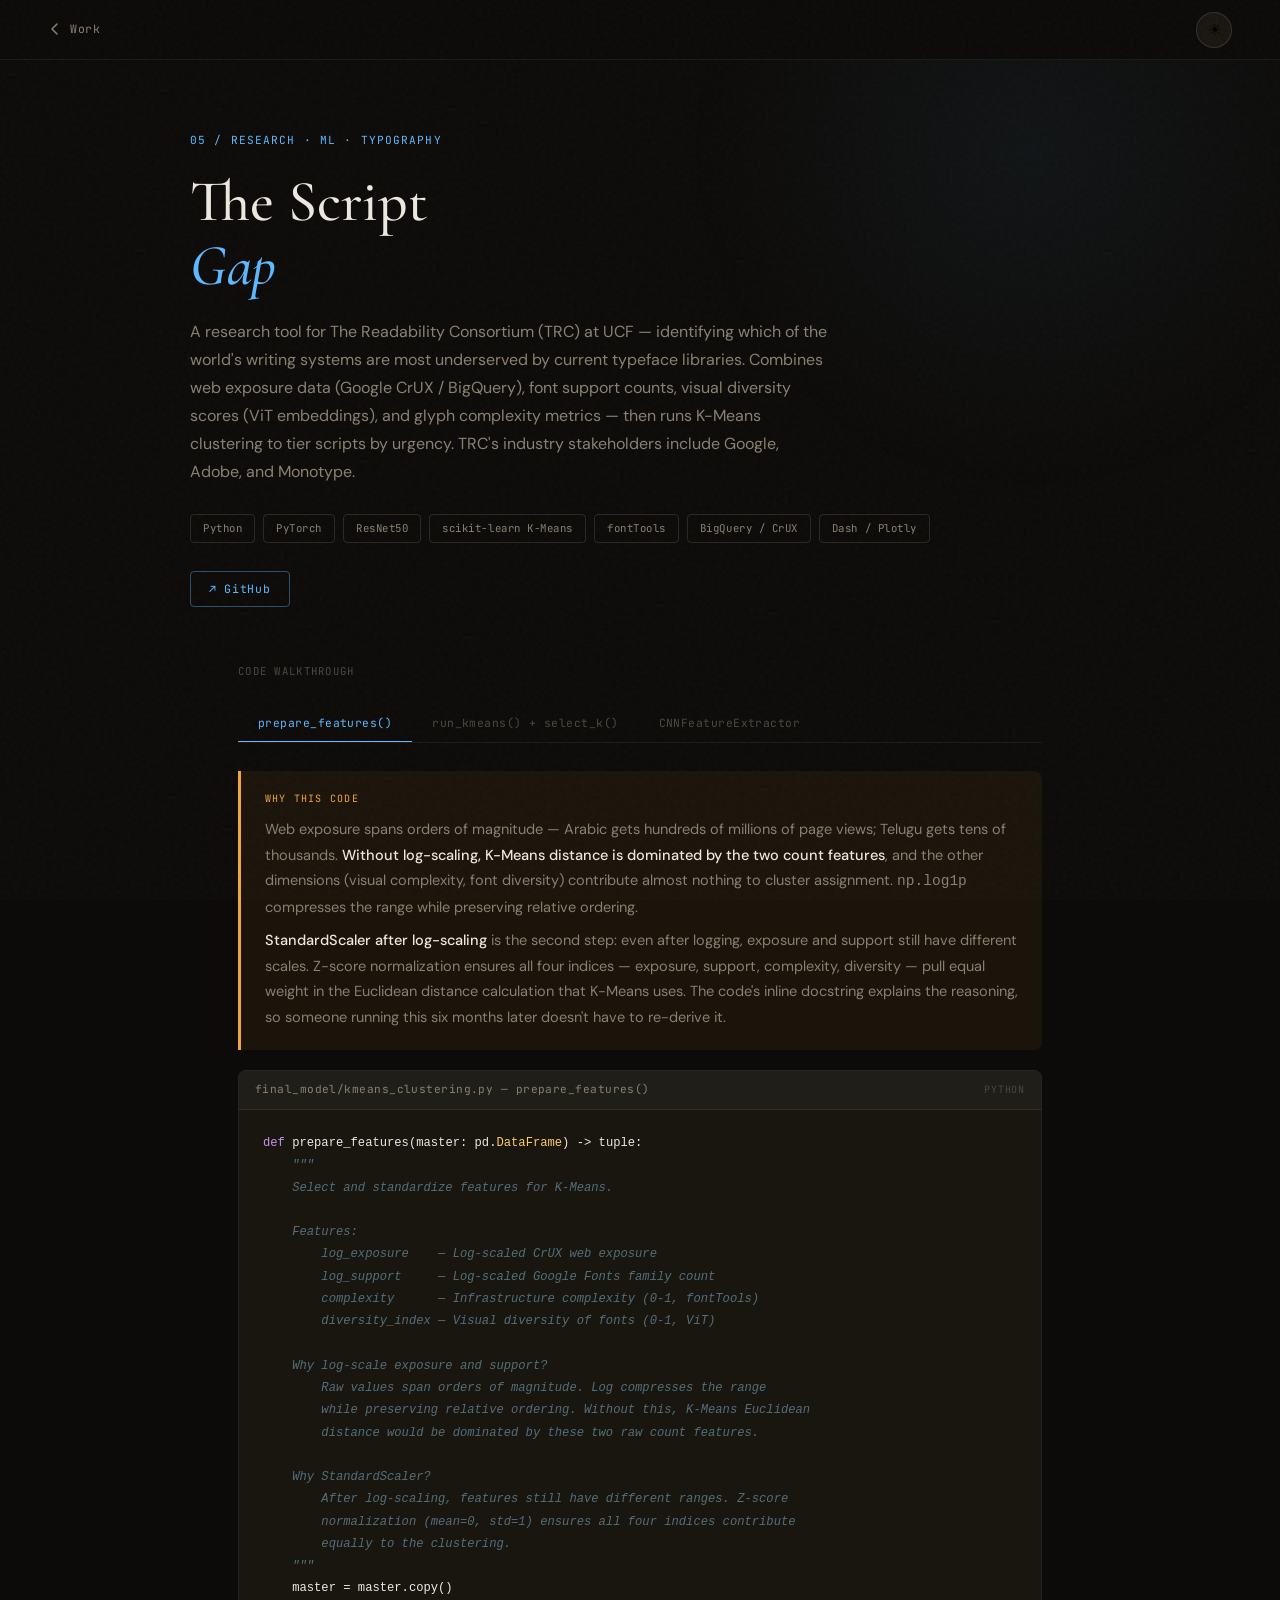
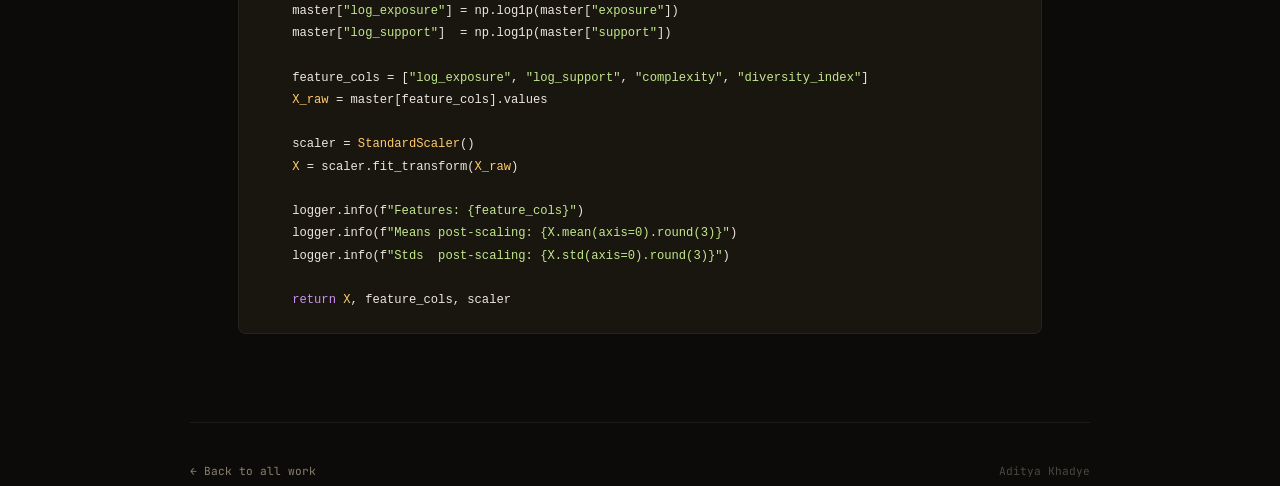
<file: projects/scriptgap.html>
<!DOCTYPE html>
<html lang="en">
<head>
<meta charset="UTF-8"/>
<meta name="viewport" content="width=device-width,initial-scale=1.0"/>
<title>The Script Gap — Aditya Khadye</title>
<meta name="description" content="Which writing systems do typeface libraries underserve? A UCF Readability Consortium research tool combining web exposure, font support and ViT visual diversity."/>
<meta name="theme-color" content="#0D0B09"/>
<link rel="canonical" href="https://aditya-khadye.github.io/projects/scriptgap.html"/>
<link rel="icon" href="../favicon.svg" type="image/svg+xml"/>
<link rel="icon" href="../favicon-32.png" sizes="32x32" type="image/png"/>
<link rel="icon" href="../favicon.ico" sizes="48x48"/>
<link rel="apple-touch-icon" href="../apple-touch-icon.png"/>
<meta property="og:type" content="website"/>
<meta property="og:site_name" content="Aditya Khadye"/>
<meta property="og:title" content="The Script Gap — Aditya Khadye"/>
<meta property="og:description" content="Which writing systems do typeface libraries underserve? A UCF Readability Consortium research tool combining web exposure, font support and ViT visual diversity."/>
<meta property="og:url" content="https://aditya-khadye.github.io/projects/scriptgap.html"/>
<meta property="og:image" content="https://aditya-khadye.github.io/og-image.png"/>
<meta property="og:image:width" content="1200"/>
<meta property="og:image:height" content="630"/>
<meta property="og:image:alt" content="Aditya Khadye — M.S. Data Analytics, UCF 2026. Cut ETL runtime 39%, $200K annual savings, 40% fewer experiment reruns."/>
<meta name="twitter:card" content="summary_large_image"/>
<meta name="twitter:title" content="The Script Gap — Aditya Khadye"/>
<meta name="twitter:description" content="Which writing systems do typeface libraries underserve? A UCF Readability Consortium research tool combining web exposure, font support and ViT visual diversity."/>
<meta name="twitter:image" content="https://aditya-khadye.github.io/og-image.png"/>
<link rel="preconnect" href="https://fonts.googleapis.com"/>
<link rel="preconnect" href="https://fonts.gstatic.com" crossorigin/>
<link href="https://fonts.googleapis.com/css2?family=Cormorant+Garamond:ital,wght@0,300;0,400;0,500;0,600;1,300;1,400;1,600&family=DM+Sans:ital,wght@0,300;0,400;0,500;1,300&family=JetBrains+Mono:wght@300;400;500&display=swap" rel="stylesheet"/>
<link rel="stylesheet" href="project.css"/>
</head>
<body>
<div class="bg-breath"></div>

<nav class="proj-nav">
  <a href="../index.html#projects" class="back-link">
    <svg width="14" height="14" viewBox="0 0 14 14" fill="none"><path d="M9 2L4 7L9 12" stroke="currentColor" stroke-width="1.5" stroke-linecap="round" stroke-linejoin="round"/></svg>
    Work
  </a>
  <button id="theme-toggle" aria-label="Toggle theme">☀</button>
</nav>

<header class="proj-header container reveal">
  <div class="proj-eyebrow">05 / Research · ML · Typography</div>
  <h1 class="proj-title">The Script<br/><em>Gap</em></h1>
  <p class="proj-subtitle">A research tool for The Readability Consortium (TRC) at UCF — identifying which of the world's writing systems are most underserved by current typeface libraries. Combines web exposure data (Google CrUX / BigQuery), font support counts, visual diversity scores (ViT embeddings), and glyph complexity metrics — then runs K-Means clustering to tier scripts by urgency. TRC's industry stakeholders include Google, Adobe, and Monotype.</p>
  <div class="tech-stack">
    <span class="tech-pill">Python</span>
    <span class="tech-pill">PyTorch</span>
    <span class="tech-pill">ResNet50</span>
    <span class="tech-pill">scikit-learn K-Means</span>
    <span class="tech-pill">fontTools</span>
    <span class="tech-pill">BigQuery / CrUX</span>
    <span class="tech-pill">Dash / Plotly</span>
  </div>
  <a href="https://github.com/Aditya-Khadye/TheScriptGap" target="_blank" class="proj-github">↗ GitHub</a>
</header>

<section class="code-section container">
  <div class="section-label reveal">Code walkthrough</div>
  <div class="tabs reveal">
    <button class="tab-btn active" onclick="switchTab(this,'t1')">prepare_features()</button>
    <button class="tab-btn" onclick="switchTab(this,'t2')">run_kmeans() + select_k()</button>
    <button class="tab-btn" onclick="switchTab(this,'t3')">CNNFeatureExtractor</button>
  </div>

  <div class="tab-panel active" id="t1">
    <div class="takeaway">
      <div class="takeaway-label">Why this code</div>
      <p>Web exposure spans orders of magnitude — Arabic gets hundreds of millions of page views; Telugu gets tens of thousands. <strong>Without log-scaling, K-Means distance is dominated by the two count features</strong>, and the other dimensions (visual complexity, font diversity) contribute almost nothing to cluster assignment. <code>np.log1p</code> compresses the range while preserving relative ordering.</p>
      <p><strong>StandardScaler after log-scaling</strong> is the second step: even after logging, exposure and support still have different scales. Z-score normalization ensures all four indices — exposure, support, complexity, diversity — pull equal weight in the Euclidean distance calculation that K-Means uses. The code's inline docstring explains the reasoning, so someone running this six months later doesn't have to re-derive it.</p>
    </div>
    <div class="code-wrap">
      <div class="code-header">
        <span class="code-filename">final_model/kmeans_clustering.py — prepare_features()</span>
        <span class="code-lang">Python</span>
      </div>
      <pre id="pre-t1"><code></code></pre>
    </div>
  </div>

  <div class="tab-panel" id="t2">
    <div class="takeaway">
      <div class="takeaway-label">Why this code</div>
      <p>With only 8 data points (8 writing systems), over-clustering is a real risk — k=4 would give clusters of 1–2 scripts, too granular to be meaningful. <strong>Silhouette score automatically penalizes both under-fitting and over-fitting</strong>, so it's used to pick k from the range 2–5 rather than fixing k up front.</p>
      <p>The <strong>"prefer simpler if within 0.05"</strong> tie-breaker in <code>select_k()</code> is a principled Occam's razor: if k=2 achieves nearly the same silhouette as k=3, the simpler model is more defensible to present to stakeholders. The 0.05 threshold was chosen to be meaningful but not so tight that it always forces the minimum k.</p>
    </div>
    <div class="code-wrap">
      <div class="code-header">
        <span class="code-filename">final_model/kmeans_clustering.py — run_kmeans() + select_k()</span>
        <span class="code-lang">Python</span>
      </div>
      <pre id="pre-t2"><code></code></pre>
    </div>
  </div>

  <div class="tab-panel" id="t3">
    <div class="takeaway">
      <div class="takeaway-label">Why this code</div>
      <p>Three backbone models were benchmarked — ResNet18 (similarity range 0.83–0.91), ConvNeXt-Tiny (0.81–0.93), and ResNet50 (0.75–0.98). <strong>ResNet50 was chosen because it produced the widest and most stable spread</strong>, which matters here: we need the model to actually distinguish between Latin (well-represented) and scripts like Telugu (sparse, visually distinct). A compressed range would collapse that signal.</p>
      <p><strong>L2 normalization after the global average pool</strong> converts the 2048-dim embedding to a unit vector, so the dot product between two embeddings equals cosine similarity — a geometry-independent measure that doesn't penalize shorter vectors. <strong>Each font is averaged over all its rendered glyphs</strong>, so a single font's "embedding" represents the overall visual character of that writing system's typeface, not just one glyph.</p>
    </div>
    <div class="code-wrap">
      <div class="code-header">
        <span class="code-filename">similarity_research/script_similarity_cnn.py — CNNFeatureExtractor</span>
        <span class="code-lang">Python</span>
      </div>
      <pre id="pre-t3"><code></code></pre>
    </div>
  </div>
</section>

<footer class="proj-footer container">
  <a href="../index.html#projects">← Back to all work</a>
  <span>Aditya Khadye</span>
</footer>

<textarea id="src-t1" hidden>def prepare_features(master: pd.DataFrame) -> tuple:
    """
    Select and standardize features for K-Means.

    Features:
        log_exposure    — Log-scaled CrUX web exposure
        log_support     — Log-scaled Google Fonts family count
        complexity      — Infrastructure complexity (0-1, fontTools)
        diversity_index — Visual diversity of fonts (0-1, ViT)

    Why log-scale exposure and support?
        Raw values span orders of magnitude. Log compresses the range
        while preserving relative ordering. Without this, K-Means Euclidean
        distance would be dominated by these two raw count features.

    Why StandardScaler?
        After log-scaling, features still have different ranges. Z-score
        normalization (mean=0, std=1) ensures all four indices contribute
        equally to the clustering.
    """
    master = master.copy()
    master["log_exposure"] = np.log1p(master["exposure"])
    master["log_support"]  = np.log1p(master["support"])

    feature_cols = ["log_exposure", "log_support", "complexity", "diversity_index"]
    X_raw = master[feature_cols].values

    scaler = StandardScaler()
    X = scaler.fit_transform(X_raw)

    logger.info(f"Features: {feature_cols}")
    logger.info(f"Means post-scaling: {X.mean(axis=0).round(3)}")
    logger.info(f"Stds  post-scaling: {X.std(axis=0).round(3)}")

    return X, feature_cols, scaler</textarea>

<textarea id="src-t2" hidden>def run_kmeans(X: np.ndarray, scripts: list, k_range=range(2, 6)) -> dict:
    """
    Run K-Means for k = 2, 3, 4, 5 and evaluate with silhouette score.

    With only 8 scripts, k=4 or 5 would give clusters of 1-2 scripts —
    too granular to be meaningful. Silhouette score automatically penalizes
    over-clustering.
    """
    logger.info(f"Running K-Means for k = {list(k_range)}...")
    results = {}

    for k in k_range:
        km = KMeans(n_clusters=k, n_init=100, max_iter=1000, random_state=42)
        labels = km.fit_predict(X)

        sil_avg     = silhouette_score(X, labels)
        sil_samples = silhouette_samples(X, labels)

        results[k] = {
            "kmeans":               km,
            "labels":               labels,
            "inertia":              km.inertia_,
            "silhouette_avg":       sil_avg,
            "silhouette_per_script": dict(zip(scripts, sil_samples.tolist())),
            "centroids":            km.cluster_centers_,
        }
        logger.info(f"  k={k}: silhouette={sil_avg:.3f}, inertia={km.inertia_:.2f}")

    return results


def select_k(results: dict) -> int:
    """Select k with best silhouette. Prefer simpler model if within 0.05."""
    best_k   = max(results, key=lambda k: results[k]["silhouette_avg"])
    best_sil = results[best_k]["silhouette_avg"]

    for k in sorted(results):
        if k < best_k and results[k]["silhouette_avg"] >= best_sil - 0.05:
            logger.info(f"  Preferring simpler k={k} (within 0.05 of best)")
            best_k = k
            break

    logger.info(f"  Optimal k={best_k} (silhouette={results[best_k]['silhouette_avg']:.3f})")
    return best_k</textarea>

<textarea id="src-t3" hidden># We tested ResNet50, ResNet18 (range: 0.83-0.91) and ConvNeXt-Tiny (range: 0.81-0.93).
# ResNet50 gave the most stable and widest similarity spread, so it's the final backbone.

class CNNFeatureExtractor:
    def __init__(self, device: str = "cpu"):
        self.device = torch.device(device)

        # Strip the classification head — keep only the feature extractor.
        # Output is a 2048-dim vector from the global average pool.
        backbone = models.resnet50(weights=models.ResNet50_Weights.DEFAULT)
        self.model = nn.Sequential(*list(backbone.children())[:-1])

        self.model.eval()
        for param in self.model.parameters():
            param.requires_grad = False
        self.model.to(self.device)

        self.transform = transforms.Compose([
            transforms.Resize((224, 224)),
            transforms.ToTensor(),
            # Grayscale glyphs rendered as L-mode images — expand to 3 channels.
            transforms.Lambda(
                lambda x: x.repeat(3, 1, 1) if x.shape[0] == 1 else x
            ),
            transforms.Normalize(
                mean=[0.485, 0.456, 0.406],
                std=[0.229, 0.224, 0.225],
            ),
        ])

    @torch.no_grad()
    def extract_batch(self, images: List[Image.Image], batch_size: int = 32) -> np.ndarray:
        outputs = []
        for i in range(0, len(images), batch_size):
            batch_imgs = images[i:i + batch_size]
            tensors = torch.stack([self.transform(img) for img in batch_imgs]).to(self.device)

            embeddings = self.model(tensors).cpu().numpy()
            embeddings = embeddings.reshape(embeddings.shape[0], -1)

            # L2 normalize — converts to unit vectors so dot product = cosine similarity.
            norms = np.linalg.norm(embeddings, axis=1, keepdims=True)
            norms[norms == 0] = 1
            embeddings = embeddings / norms
            outputs.append(embeddings)

        return np.vstack(outputs)


def compute_similarity(script_a: np.ndarray, script_b: np.ndarray) -> float:
    """
    Average pairwise cosine similarity between two sets of font embeddings.
    Each font is already represented by the mean of its glyph embeddings,
    so this captures script-level visual similarity, not font-level.
    """
    sims = script_a @ script_b.T
    return float(np.mean(sims))</textarea>

<script>
(function(){
  const saved = localStorage.getItem('theme') || 'dark';
  document.documentElement.setAttribute('data-theme', saved);
  document.getElementById('theme-toggle').textContent = saved === 'dark' ? '☀' : '☾';
})();

document.getElementById('theme-toggle').addEventListener('click', function(){
  const curr = document.documentElement.getAttribute('data-theme');
  const next = curr === 'dark' ? 'light' : 'dark';
  document.documentElement.setAttribute('data-theme', next);
  localStorage.setItem('theme', next);
  this.textContent = next === 'dark' ? '☀' : '☾';
});

function switchTab(btn, id) {
  document.querySelectorAll('.tab-btn').forEach(b => b.classList.remove('active'));
  document.querySelectorAll('.tab-panel').forEach(p => p.classList.remove('active'));
  btn.classList.add('active');
  document.getElementById(id).classList.add('active');
}

function hl(raw, lang) {
  const map = [];
  const guard = html => { const t = `\x00p${map.length}p\x00`; map.push(html); return t; };
  let c = raw.replace(/&/g,'&amp;').replace(/</g,'&lt;').replace(/>/g,'&gt;');
  const wrap = (re, cls) => { c = c.replace(re, m => guard(`<span class="${cls}">${m}</span>`)); };

  if (lang === 'swift') {
    wrap(/(\/\/[^\n]*)/g, 'cm');
    wrap(/("(?:[^"\\]|\\.)*")/g, 'st');
    wrap(/\b(\d+\.?\d*)\b/g, 'nu');
    'import,struct,class,final,func,var,let,guard,if,else,return,init,nil,true,false,for,in,while,private,public,static,override,protocol,extension,weak,do,throw,throws,async,await,try,catch,self,Self,super,where,switch,case,default,enum,print'.split(',').forEach(kw => {
      wrap(new RegExp(`\\b${kw}\\b`, 'g'), 'kw');
    });
    wrap(/\b([A-Z][a-zA-Z0-9_]*)\b/g, 'tp');
  } else {
    wrap(/("""[\s\S]*?"""|'''[\s\S]*?''')/g, 'doc');
    wrap(/(#[^\n]*)/g, 'cm');
    wrap(/("(?:[^"\\]|\\.)*"|'(?:[^'\\]|\\.)*')/g, 'st');
    wrap(/@(\w+)/g, 'dec');
    wrap(/\b(\d+\.?\d*)\b/g, 'nu');
    'import,from,def,class,return,if,elif,else,for,in,while,with,as,try,except,finally,raise,pass,None,True,False,not,and,or,lambda,yield,async,await,global,nonlocal,del,assert,break,continue,self'.split(',').forEach(kw => {
      wrap(new RegExp(`\\b${kw}\\b`, 'g'), 'kw');
    });
    wrap(/\b([A-Z][a-zA-Z0-9_]*)\b/g, 'tp');
  }
  return c.replace(/\x00p(\d+)p\x00/g, (_, i) => map[+i]);
}

function renderCode(srcId, preId, lang) {
  const raw = document.getElementById(srcId).value;
  document.querySelector(`#${preId} code`).innerHTML = hl(raw.trim(), lang);
}

renderCode('src-t1', 'pre-t1', 'python');
renderCode('src-t2', 'pre-t2', 'python');
renderCode('src-t3', 'pre-t3', 'python');

const io = new IntersectionObserver(entries => {
  entries.forEach(e => { if (e.isIntersecting) e.target.classList.add('in'); });
}, { threshold: 0.08 });
document.querySelectorAll('.reveal').forEach(el => io.observe(el));
</script>
<script>(function(){var r=new URLSearchParams(location.search).get("role");if(/^(data|swe|ml|ds)$/.test(r)){document.querySelectorAll('a[href*="index.html"]').forEach(function(a){a.setAttribute("href",a.getAttribute("href").replace("index.html","index.html?role="+r))})}})()</script>
</body>
</html>
</file>
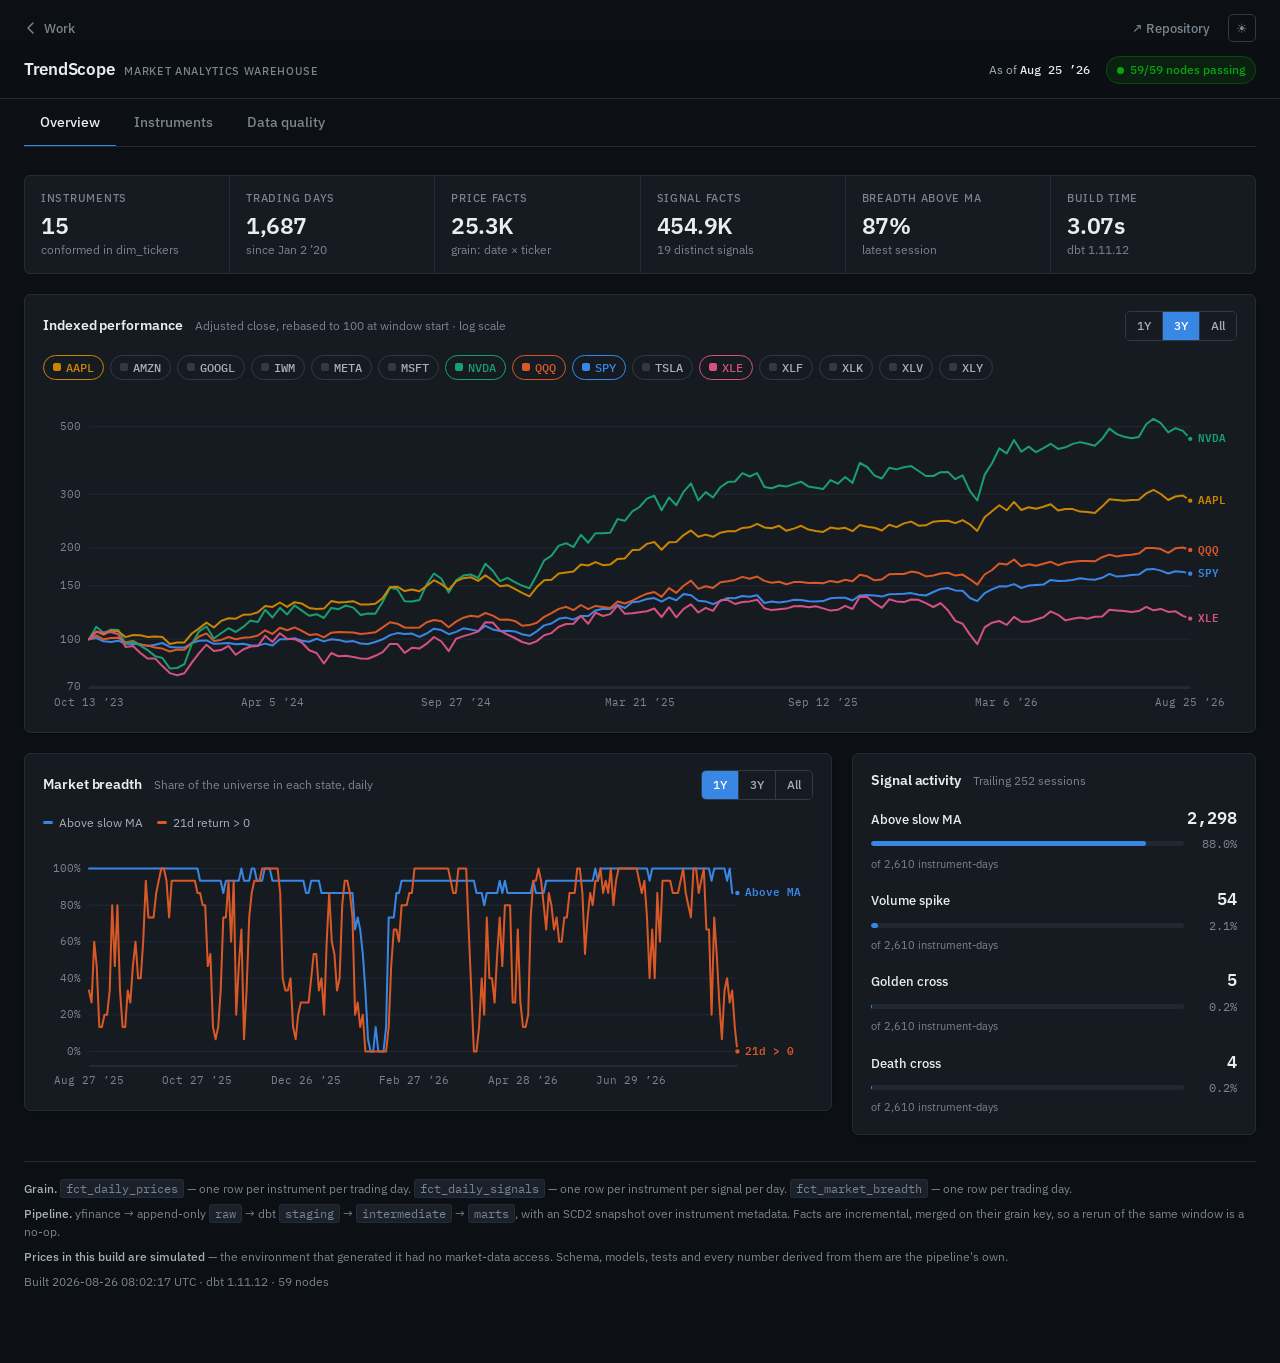
<file: projects/trendscope-dashboard.html>
<!DOCTYPE html>
<html lang="en">
<head>
<meta charset="UTF-8"/>
<meta name="viewport" content="width=device-width,initial-scale=1.0"/>
<title>TrendScope Warehouse — Aditya Khadye</title>
<meta name="description" content="TrendScope market analytics warehouse: executive summary, instrument detail and pipeline data-quality views over a DuckDB star schema built with dbt."/>
<meta name="theme-color" content="#0D0B09"/>
<link rel="canonical" href="https://aditya-khadye.github.io/projects/trendscope-dashboard.html"/>
<link rel="icon" href="../favicon.svg" type="image/svg+xml"/>
<link rel="icon" href="../favicon-32.png" sizes="32x32" type="image/png"/>
<link rel="icon" href="../favicon.ico" sizes="48x48"/>
<link rel="apple-touch-icon" href="../apple-touch-icon.png"/>
<meta property="og:type" content="website"/>
<meta property="og:site_name" content="Aditya Khadye"/>
<meta property="og:title" content="TrendScope Warehouse — Aditya Khadye"/>
<meta property="og:description" content="TrendScope market analytics warehouse: executive summary, instrument detail and pipeline data-quality views over a DuckDB star schema built with dbt."/>
<meta property="og:url" content="https://aditya-khadye.github.io/projects/trendscope-dashboard.html"/>
<meta property="og:image" content="https://aditya-khadye.github.io/og-image.png"/>
<meta property="og:image:width" content="1200"/>
<meta property="og:image:height" content="630"/>
<meta property="og:image:alt" content="Aditya Khadye — M.S. Data Analytics, UCF 2026. Cut ETL runtime 39%, $200K annual savings, 40% fewer experiment reruns."/>
<meta name="twitter:card" content="summary_large_image"/>
<meta name="twitter:title" content="TrendScope Warehouse — Aditya Khadye"/>
<meta name="twitter:description" content="TrendScope market analytics warehouse: executive summary, instrument detail and pipeline data-quality views over a DuckDB star schema built with dbt."/>
<meta name="twitter:image" content="https://aditya-khadye.github.io/og-image.png"/>
<script>
// Match the rest of the site: theme is stored under `theme`, dark by default.
(function () {
  var saved = 'dark';
  try { saved = localStorage.getItem('theme') || 'dark'; } catch (e) {}
  document.documentElement.setAttribute('data-theme', saved);
})();
</script>
<link rel="preconnect" href="https://fonts.googleapis.com">
<link rel="preconnect" href="https://fonts.gstatic.com" crossorigin>
<link rel="stylesheet" href="https://fonts.googleapis.com/css2?family=IBM+Plex+Mono:wght@400;500;600&family=IBM+Plex+Sans:wght@400;500;600;700&display=swap">

<style>
:root {
  color-scheme: light;
  --page:        #f4f6f8;
  --surface:     #ffffff;
  --surface-2:   #f8fafb;
  --ink:         #0f1419;
  --ink-2:       #4a5661;
  --muted:       #8a949e;
  --hair:        #e2e7eb;
  --hair-2:      #cdd5dc;
  --accent:      #2a78d6;
  --accent-soft: rgba(42,120,214,0.10);

  --s1: #2a78d6; --s2: #eb6834; --s3: #1baf7a; --s4: #eda100;
  --s5: #e87ba4; --s6: #008300; --s7: #4a3aa7; --s8: #e34948;

  --good: #0ca30c; --warn: #fab219; --serious: #ec835a; --crit: #d03b3b;
  --up:   #006300; --down: #c0332f;

  --grid: #e8ecef;
  --axis: #cdd5dc;

  --r: 6px;
  --shadow: 0 1px 2px rgba(15,20,25,0.05), 0 1px 1px rgba(15,20,25,0.03);
}

@media (prefers-color-scheme: dark) {
  :root:not([data-theme="light"]) {
    color-scheme: dark;
    --page:        #0c0f14;
    --surface:     #161b22;
    --surface-2:   #1b212a;
    --ink:         #e8edf2;
    --ink-2:       #a4b0bb;
    --muted:       #79848f;
    --hair:        #232b35;
    --hair-2:      #303a45;
    --accent:      #3987e5;
    --accent-soft: rgba(57,135,229,0.14);

    --s1: #3987e5; --s2: #d95926; --s3: #199e70; --s4: #c98500;
    --s5: #d55181; --s6: #008300; --s7: #9085e9; --s8: #e66767;

    --good: #0ca30c; --warn: #fab219; --serious: #ec835a; --crit: #d03b3b;
    --up:   #0ca30c; --down: #e66767;

    --grid: #202832;
    --axis: #303a45;
    --shadow: 0 1px 2px rgba(0,0,0,0.4);
  }
}

:root[data-theme="dark"] {
  color-scheme: dark;
  --page:        #0c0f14;
  --surface:     #161b22;
  --surface-2:   #1b212a;
  --ink:         #e8edf2;
  --ink-2:       #a4b0bb;
  --muted:       #79848f;
  --hair:        #232b35;
  --hair-2:      #303a45;
  --accent:      #3987e5;
  --accent-soft: rgba(57,135,229,0.14);

  --s1: #3987e5; --s2: #d95926; --s3: #199e70; --s4: #c98500;
  --s5: #d55181; --s6: #008300; --s7: #9085e9; --s8: #e66767;

  --good: #0ca30c; --warn: #fab219; --serious: #ec835a; --crit: #d03b3b;
  --up:   #0ca30c; --down: #e66767;

  --grid: #202832;
  --axis: #303a45;
  --shadow: 0 1px 2px rgba(0,0,0,0.4);
}

* { box-sizing: border-box; }

body {
  margin: 0;
  background: var(--page);
  color: var(--ink);
  font-family: "IBM Plex Sans", system-ui, -apple-system, "Segoe UI", sans-serif;
  font-size: 14px;
  line-height: 1.5;
  -webkit-font-smoothing: antialiased;
}

.mono { font-family: "IBM Plex Mono", ui-monospace, "SF Mono", Menlo, monospace; }
.num  { font-variant-numeric: tabular-nums; }

/* ── shell ─────────────────────────────────────────────────────────── */
.wrap { max-width: 1280px; margin: 0 auto; padding: 0 24px 72px; }

header.top {
  position: sticky; top: 0; z-index: 40;
  background: color-mix(in srgb, var(--page) 88%, transparent);
  backdrop-filter: blur(12px);
  border-bottom: 1px solid var(--hair);
}
.top-inner {
  max-width: 1280px; margin: 0 auto; padding: 14px 24px;
  display: flex; align-items: center; gap: 20px; flex-wrap: wrap;
}
.brand { display: flex; align-items: baseline; gap: 10px; margin-right: auto; }
.brand h1 {
  margin: 0; font-size: 17px; font-weight: 600; letter-spacing: -0.015em;
}
.brand .sub {
  font-size: 11px; color: var(--muted); letter-spacing: 0.06em;
  text-transform: uppercase; font-weight: 500;
}
.top-meta { display: flex; align-items: center; gap: 16px; flex-wrap: wrap; }
.asof { font-size: 12px; color: var(--ink-2); }
.asof b { color: var(--ink); font-weight: 500; }

.pill {
  display: inline-flex; align-items: center; gap: 6px;
  padding: 4px 10px; border-radius: 100px; font-size: 12px; font-weight: 500;
  border: 1px solid transparent;
}
.pill .dot { width: 7px; height: 7px; border-radius: 50%; flex: none; }
.pill-good { background: color-mix(in srgb, var(--good) 12%, transparent); color: var(--up); border-color: color-mix(in srgb, var(--good) 30%, transparent); }
.pill-good .dot { background: var(--good); }
.pill-crit { background: color-mix(in srgb, var(--crit) 12%, transparent); color: var(--crit); border-color: color-mix(in srgb, var(--crit) 34%, transparent); }
.pill-crit .dot { background: var(--crit); }

/* ── tabs ──────────────────────────────────────────────────────────── */
nav.tabs {
  display: flex; gap: 2px; border-bottom: 1px solid var(--hair);
  margin: 0 0 28px; overflow-x: auto;
}
nav.tabs button {
  appearance: none; background: none; border: 0; cursor: pointer;
  font: inherit; font-size: 13.5px; font-weight: 500; color: var(--muted);
  padding: 13px 16px; border-bottom: 2px solid transparent;
  margin-bottom: -1px; white-space: nowrap; transition: color .12s;
}
nav.tabs button:hover { color: var(--ink-2); }
nav.tabs button[aria-selected="true"] { color: var(--ink); border-bottom-color: var(--accent); }
nav.tabs button:focus-visible { outline: 2px solid var(--accent); outline-offset: -2px; border-radius: 3px; }

.view[hidden] { display: none; }

/* ── cards ─────────────────────────────────────────────────────────── */
.card {
  background: var(--surface); border: 1px solid var(--hair);
  border-radius: var(--r); box-shadow: var(--shadow);
  min-width: 0;
}
.card-head {
  display: flex; align-items: baseline; gap: 12px; flex-wrap: wrap;
  padding: 16px 18px 0;
}
.card-head h2 {
  margin: 0; font-size: 14px; font-weight: 600; letter-spacing: -0.005em;
}
.card-head .note { font-size: 12px; color: var(--muted); margin-right: auto; }
.card-body { padding: 14px 18px 18px; }

.grain {
  font-family: "IBM Plex Mono", monospace; font-size: 11px; color: var(--muted);
  background: var(--surface-2); border: 1px solid var(--hair);
  padding: 2px 7px; border-radius: 4px; white-space: nowrap;
}

/* ── kpi strip ─────────────────────────────────────────────────────── */
.kpis {
  display: grid; grid-template-columns: repeat(auto-fit, minmax(150px, 1fr));
  gap: 1px; background: var(--hair); border: 1px solid var(--hair);
  border-radius: var(--r); overflow: hidden; margin-bottom: 20px;
}
.kpi { background: var(--surface); padding: 15px 16px 14px; }
.kpi .k {
  font-size: 10.5px; text-transform: uppercase; letter-spacing: 0.07em;
  color: var(--muted); font-weight: 500; margin-bottom: 6px;
}
.kpi .v { font-size: 23px; font-weight: 600; letter-spacing: -0.02em; line-height: 1.1; }
.kpi .s { font-size: 11.5px; color: var(--muted); margin-top: 3px; }

/* ── layout ────────────────────────────────────────────────────────── */
.stack { display: grid; gap: 20px; }
.stack > * { min-width: 0; }
.split { display: grid; gap: 20px; grid-template-columns: 2fr 1fr; align-items: start; }
.split > * { min-width: 0; }
@media (max-width: 900px) { .split { grid-template-columns: 1fr; } }

/* ── controls ──────────────────────────────────────────────────────── */
.ctrl-row { display: flex; gap: 8px; align-items: center; flex-wrap: wrap; }
.seg { display: inline-flex; border: 1px solid var(--hair-2); border-radius: 5px; overflow: hidden; }
.seg button {
  appearance: none; background: var(--surface); border: 0; border-right: 1px solid var(--hair-2);
  font: inherit; font-size: 12px; font-weight: 500; color: var(--ink-2);
  padding: 5px 11px; cursor: pointer; transition: background .12s, color .12s;
}
.seg button:last-child { border-right: 0; }
.seg button:hover { background: var(--surface-2); }
.seg button[aria-pressed="true"] { background: var(--accent); color: #fff; }
.seg button:focus-visible { outline: 2px solid var(--accent); outline-offset: 1px; }

.chips { display: flex; gap: 6px; flex-wrap: wrap; }
.chip {
  appearance: none; cursor: pointer; font: inherit; font-size: 11.5px; font-weight: 500;
  font-family: "IBM Plex Mono", monospace;
  padding: 3px 9px; border-radius: 100px;
  border: 1px solid var(--hair-2); background: var(--surface); color: var(--ink-2);
  display: inline-flex; align-items: center; gap: 5px; transition: border-color .12s;
}
.chip:hover { border-color: var(--muted); }
.chip:focus-visible { outline: 2px solid var(--accent); outline-offset: 1px; }
.chip .sw { width: 8px; height: 8px; border-radius: 2px; background: var(--hair-2); flex: none; }
.chip[aria-pressed="true"] { color: var(--ink); border-color: currentColor; }

input[type="search"] {
  font: inherit; font-size: 13px; padding: 6px 11px;
  border: 1px solid var(--hair-2); border-radius: 5px;
  background: var(--surface); color: var(--ink); min-width: 200px;
}
input[type="search"]:focus-visible { outline: 2px solid var(--accent); outline-offset: -1px; border-color: var(--accent); }

/* ── charts ────────────────────────────────────────────────────────── */
.chart { position: relative; width: 100%; }
.chart svg { display: block; width: 100%; overflow: visible; }
.gridline { stroke: var(--grid); stroke-width: 1; }
.axisline { stroke: var(--axis); stroke-width: 1; }
.tick { fill: var(--muted); font-size: 10.5px; font-family: "IBM Plex Mono", monospace; }
.serieslabel { font-size: 11px; font-weight: 600; font-family: "IBM Plex Mono", monospace; }
.crosshair { stroke: var(--muted); stroke-width: 1; stroke-dasharray: 3 3; pointer-events: none; }

.legend { display: flex; gap: 14px; flex-wrap: wrap; margin-bottom: 10px; }
.legend .item { display: inline-flex; align-items: center; gap: 6px; font-size: 12px; color: var(--ink-2); }
.legend .sw { width: 10px; height: 3px; border-radius: 2px; flex: none; }

.tip {
  position: absolute; pointer-events: none; z-index: 20;
  background: var(--surface); border: 1px solid var(--hair-2);
  border-radius: 5px; box-shadow: 0 4px 14px rgba(15,20,25,0.13);
  padding: 8px 10px; font-size: 12px; min-width: 128px;
  opacity: 0; transition: opacity .1s;
}
.tip[data-show="1"] { opacity: 1; }
.tip .t-date { font-size: 11px; color: var(--muted); margin-bottom: 5px; font-family: "IBM Plex Mono", monospace; }
.tip .t-row { display: flex; align-items: center; gap: 7px; margin-top: 3px; }
.tip .t-row .sw { width: 8px; height: 8px; border-radius: 2px; flex: none; }
.tip .t-row .nm { color: var(--ink-2); }
.tip .t-row .vl { margin-left: auto; font-family: "IBM Plex Mono", monospace; font-variant-numeric: tabular-nums; font-weight: 500; }

/* ── tables ────────────────────────────────────────────────────────── */
.tbl-scroll { overflow-x: auto; }
table { border-collapse: collapse; width: 100%; font-size: 13px; }
th, td { text-align: left; padding: 7px 9px; border-bottom: 1px solid var(--hair); white-space: nowrap; }
thead th {
  font-size: 10.5px; text-transform: uppercase; letter-spacing: 0.06em;
  color: var(--muted); font-weight: 600; border-bottom: 1px solid var(--hair-2);
  position: sticky; top: 0; background: var(--surface); z-index: 2;
}
th.sortable { cursor: pointer; user-select: none; }
th.sortable:hover { color: var(--ink-2); }
th.sortable::after { content: ""; display: inline-block; width: 0; margin-left: 5px; }
th[data-dir="asc"]::after  { content: "▲"; font-size: 8px; }
th[data-dir="desc"]::after { content: "▼"; font-size: 8px; }
tbody tr:hover { background: var(--surface-2); }
tbody tr:last-child td { border-bottom: 0; }
td.r, th.r { text-align: right; }
td.wrapcell { white-space: normal; word-break: break-word; min-width: 190px; }
.tkr { font-family: "IBM Plex Mono", monospace; font-weight: 600; font-size: 12.5px; }
.nm-cell { color: var(--ink-2); max-width: 170px; overflow: hidden; text-overflow: ellipsis; }
.delta { font-family: "IBM Plex Mono", monospace; font-variant-numeric: tabular-nums; font-weight: 500; }
.delta.up   { color: var(--up); }
.delta.down { color: var(--down); }
.tag {
  font-size: 10.5px; font-weight: 500; padding: 1.5px 7px; border-radius: 100px;
  border: 1px solid var(--hair-2); color: var(--ink-2); background: var(--surface-2);
}

.bar-cell { position: relative; min-width: 66px; }
.bar-track { height: 5px; border-radius: 3px; background: var(--grid); overflow: hidden; }
.bar-fill { height: 100%; border-radius: 3px; background: var(--accent); }

/* ── data quality ──────────────────────────────────────────────────── */
.checks {
  display: grid; grid-template-columns: repeat(auto-fit, minmax(212px, 1fr)); gap: 10px;
}
.check {
  display: flex; align-items: flex-start; gap: 10px;
  padding: 12px 14px; border: 1px solid var(--hair);
  border-radius: var(--r); background: var(--surface);
  border-left: 3px solid var(--good);
}
.check.fail { border-left-color: var(--crit); }
.check .ico { flex: none; margin-top: 1px; font-size: 13px; line-height: 1.2; color: var(--good); font-weight: 700; }
.check.fail .ico { color: var(--crit); }
.check .lbl { font-size: 12.5px; font-weight: 500; }
.check .val { font-size: 11.5px; color: var(--muted); margin-top: 2px; font-family: "IBM Plex Mono", monospace; }

.kindbars { display: grid; gap: 7px; }
.kindbar { display: grid; grid-template-columns: 218px 1fr 34px; gap: 10px; align-items: center; }
.kindbar .kb-l { font-size: 11.5px; overflow: hidden; text-overflow: ellipsis; white-space: nowrap; color: var(--ink-2); font-family: "IBM Plex Mono", monospace; }
.kindbar .kb-t { height: 15px; background: var(--grid); border-radius: 3px; overflow: hidden; }
.kindbar .kb-f { height: 100%; background: var(--accent); border-radius: 3px; }
.kindbar .kb-v { font-size: 12px; text-align: right; font-variant-numeric: tabular-nums; color: var(--ink-2); font-family: "IBM Plex Mono", monospace; }

.lin { display: grid; gap: 3px; }
.lin-layer { font-size: 10.5px; text-transform: uppercase; letter-spacing: 0.07em; color: var(--muted); font-weight: 600; margin: 12px 0 4px; }
.lin-layer:first-child { margin-top: 0; }
.lin-row { display: grid; grid-template-columns: 1fr auto; gap: 12px; padding: 5px 9px; border-radius: 4px; background: var(--surface-2); font-size: 12.5px; }
.lin-row .lr-t { font-family: "IBM Plex Mono", monospace; color: var(--ink-2); }
.lin-row .lr-n { font-variant-numeric: tabular-nums; font-family: "IBM Plex Mono", monospace; }

.scroll-y { max-height: 440px; overflow-y: auto; overflow-x: auto; }
.scroll-tall { max-height: 620px; }

.foot {
  margin-top: 26px; padding-top: 18px; border-top: 1px solid var(--hair);
  font-size: 12px; color: var(--muted); display: grid; gap: 7px;
}
.foot b { color: var(--ink-2); font-weight: 500; }
.foot code { font-family: "IBM Plex Mono", monospace; font-size: 11.5px; background: var(--surface-2); padding: 1px 5px; border-radius: 3px; border: 1px solid var(--hair); }

.callout {
  border: 1px solid var(--hair-2); border-left: 3px solid var(--warn);
  background: var(--surface); border-radius: var(--r);
  padding: 12px 15px; font-size: 12.5px; color: var(--ink-2); margin-bottom: 20px;
}
.callout b { color: var(--ink); font-weight: 600; }


/* ── site nav (matches the rest of the portfolio) ──────────────────── */
.site-nav {
  display: flex; align-items: center; gap: 18px;
  max-width: 1280px; margin: 0 auto; padding: 14px 24px 0;
}
.site-nav .back-link, .site-nav .repo-link {
  display: inline-flex; align-items: center; gap: 6px;
  font-size: 12.5px; font-weight: 500; color: var(--muted);
  text-decoration: none; transition: color .12s;
}
.site-nav .repo-link { margin-left: auto; }
.site-nav .back-link:hover, .site-nav .repo-link:hover { color: var(--ink); }
.site-nav .back-link:focus-visible, .site-nav .repo-link:focus-visible,
#theme-toggle:focus-visible { outline: 2px solid var(--accent); outline-offset: 3px; border-radius: 3px; }
#theme-toggle {
  appearance: none; background: none; border: 1px solid var(--hair-2);
  color: var(--muted); border-radius: 5px; width: 28px; height: 28px;
  cursor: pointer; font-size: 13px; line-height: 1; transition: color .12s, border-color .12s;
}
#theme-toggle:hover { color: var(--ink); border-color: var(--muted); }

@media (prefers-reduced-motion: reduce) {
  * { transition: none !important; animation: none !important; }
}
</style>
</head>
<body>

<nav class="site-nav">
  <a href="../index.html#projects" class="back-link">
    <svg width="14" height="14" viewBox="0 0 14 14" fill="none" aria-hidden="true"><path d="M9 2L4 7L9 12" stroke="currentColor" stroke-width="1.5" stroke-linecap="round" stroke-linejoin="round"/></svg>
    Work
  </a>
  <a href="https://github.com/Aditya-Khadye/trendscope" target="_blank" rel="noopener" class="repo-link">↗ Repository</a>
  <button id="theme-toggle" type="button" aria-label="Toggle colour theme">☀</button>
</nav>

<header class="top">
  <div class="top-inner">
    <div class="brand">
      <h1>TrendScope</h1>
      <span class="sub">Market Analytics Warehouse</span>
    </div>
    <div class="top-meta">
      <span class="asof">As of <b class="mono" id="asof-date"></b></span>
      <span class="pill pill-good" id="run-pill"><span class="dot"></span><span id="run-text"></span></span>
    </div>
  </div>
</header>

<div class="wrap">
  <nav class="tabs" role="tablist">
    <button role="tab" aria-selected="true"  data-view="overview">Overview</button>
    <button role="tab" aria-selected="false" data-view="instruments">Instruments</button>
    <button role="tab" aria-selected="false" data-view="quality">Data quality</button>
  </nav>

  <!-- ══ OVERVIEW ══ -->
  <section class="view" id="view-overview">
    <div class="kpis" id="kpi-strip"></div>

    <div class="stack">
      <div class="card">
        <div class="card-head">
          <h2>Indexed performance</h2>
          <span class="note">Adjusted close, rebased to 100 at window start · log scale</span>
          <div class="ctrl-row">
            <div class="seg" id="perf-range">
              <button data-r="252" aria-pressed="false">1Y</button>
              <button data-r="756" aria-pressed="true">3Y</button>
              <button data-r="0"   aria-pressed="false">All</button>
            </div>
          </div>
        </div>
        <div class="card-body">
          <div class="chips" id="perf-chips" style="margin-bottom:14px"></div>
          <div class="chart" id="perf-chart"></div>
        </div>
      </div>

      <div class="split">
        <div class="card">
          <div class="card-head">
            <h2>Market breadth</h2>
            <span class="note">Share of the universe in each state, daily</span>
            <div class="seg" id="breadth-range">
              <button data-r="252" aria-pressed="true">1Y</button>
              <button data-r="756" aria-pressed="false">3Y</button>
              <button data-r="0"   aria-pressed="false">All</button>
            </div>
          </div>
          <div class="card-body">
            <div class="legend" id="breadth-legend"></div>
            <div class="chart" id="breadth-chart"></div>
          </div>
        </div>

        <div class="card">
          <div class="card-head">
            <h2>Signal activity</h2>
            <span class="note">Trailing 252 sessions</span>
          </div>
          <div class="card-body">
            <div id="signal-list" class="stack" style="gap:14px"></div>
          </div>
        </div>
      </div>
    </div>
  </section>

  <!-- ══ INSTRUMENTS ══ -->
  <section class="view" id="view-instruments" hidden>
    <div class="card">
      <div class="card-head">
        <h2>Instrument detail</h2>
        <span class="grain">grain: 1 row per instrument, as of latest session</span>
        <div class="ctrl-row">
          <div class="seg" id="inst-filter">
            <button data-f="all"   aria-pressed="true">All</button>
            <button data-f="stock" aria-pressed="false">Stocks</button>
            <button data-f="etf"   aria-pressed="false">ETFs</button>
          </div>
          <input type="search" id="inst-search" placeholder="Filter ticker or name…" aria-label="Filter instruments">
        </div>
      </div>
      <div class="card-body">
        <div class="tbl-scroll">
          <table id="inst-table">
            <thead>
              <tr>
                <th class="sortable" data-k="ticker">Ticker</th>
                <th>Name</th>
                <th>120d</th>
                <th class="sortable r" data-k="close">Close</th>
                <th class="sortable r" data-k="return_1d">1D</th>
                <th class="sortable r" data-k="return_21d">21D</th>
                <th class="sortable r" data-k="return_252d">252D</th>
                <th class="sortable r" data-k="relative_return_21d">Rel 21D</th>
                <th class="sortable r" data-k="rsi">RSI</th>
                <th class="sortable r" data-k="zscore">Z</th>
                <th class="sortable r" data-k="vol_pct">Vol %ile</th>
                <th class="r">Trend</th>
                <th class="sortable r" data-k="volume">Volume</th>
              </tr>
            </thead>
            <tbody id="inst-body"></tbody>
          </table>
        </div>
      </div>
    </div>
  </section>

  <!-- ══ DATA QUALITY ══ -->
  <section class="view" id="view-quality" hidden>
    <div class="callout">
      <b>Why this view exists.</b> Every number on the other two tabs is only as good as the
      contracts underneath it. These are live assertions re-evaluated against the warehouse on
      each build — not a static badge.
    </div>

    <div class="stack">
      <div class="card">
        <div class="card-head">
          <h2>Integrity assertions</h2>
          <span class="note">Computed against the marts at query time</span>
        </div>
        <div class="card-body"><div class="checks" id="checks"></div></div>
      </div>

      <div class="split">
        <div class="card">
          <div class="card-head">
            <h2>dbt test suite</h2>
            <span class="note" id="test-note"></span>
          </div>
          <div class="card-body">
            <div class="kindbars" id="kindbars" style="margin-bottom:18px"></div>
            <div class="scroll-y">
              <table>
                <thead><tr><th>Test</th><th>Model</th><th class="r">ms</th><th class="r">Status</th></tr></thead>
                <tbody id="test-body"></tbody>
              </table>
            </div>
          </div>
        </div>

        <div class="card">
          <div class="card-head">
            <h2>Model lineage</h2>
            <span class="note">Rows materialized per layer</span>
          </div>
          <div class="card-body"><div class="lin" id="lineage"></div></div>
        </div>
      </div>

      <div class="card">
        <div class="card-head">
          <h2>Slowly changing dimension — <span class="mono">tickers_snapshot</span></h2>
          <span class="grain">SCD Type 2 · one row per instrument version</span>
        </div>
        <div class="card-body">
          <div class="tbl-scroll scroll-y scroll-tall">
            <table>
              <thead><tr><th>Ticker</th><th>Valid from</th><th>Valid to</th><th class="r">Current</th></tr></thead>
              <tbody id="scd-body"></tbody>
            </table>
          </div>
        </div>
      </div>
    </div>
  </section>

  <div class="foot" id="foot"></div>
</div>

<script>
const DATA = {"asof":"2026-08-25","kpi":{"tickers":15,"trading_days":1687,"price_rows":25305,"signal_rows":454860,"first_date":"2020-01-02","distinct_signals":19},"lineage":[{"layer":"raw","table":"raw.prices","rows":25305},{"layer":"raw","table":"raw.tickers","rows":15},{"layer":"staging","table":"staging.stg_prices","rows":25305},{"layer":"staging","table":"staging.stg_tickers","rows":15},{"layer":"intermediate","table":"intermediate.int_returns_multi_horizon","rows":25305},{"layer":"intermediate","table":"intermediate.int_moving_averages","rows":25305},{"layer":"intermediate","table":"intermediate.int_rsi_zscore","rows":25305},{"layer":"intermediate","table":"intermediate.int_realized_volatility","rows":25305},{"layer":"intermediate","table":"intermediate.int_volume_stats","rows":25305},{"layer":"intermediate","table":"intermediate.int_relative_strength","rows":25305},{"layer":"marts","table":"marts.fct_daily_prices","rows":25305},{"layer":"marts","table":"marts.fct_daily_signals","rows":454860},{"layer":"marts","table":"marts.fct_returns","rows":25305},{"layer":"marts","table":"marts.fct_market_breadth","rows":1687},{"layer":"marts","table":"marts.dim_tickers","rows":15},{"layer":"snapshots","table":"snapshots.tickers_snapshot","rows":15}],"breadth":[{"d":"2020-01-02","ma":0,"pos":0,"spk":0},{"d":"2020-01-03","ma":0,"pos":0,"spk":0},{"d":"2020-01-06","ma":0,"pos":0,"spk":0},{"d":"2020-01-07","ma":0,"pos":0,"spk":0},{"d":"2020-01-08","ma":0,"pos":0,"spk":0},{"d":"2020-01-09","ma":0,"pos":0,"spk":0},{"d":"2020-01-10","ma":0,"pos":0,"spk":0},{"d":"2020-01-13","ma":0,"pos":0,"spk":0},{"d":"2020-01-14","ma":0,"pos":0,"spk":0},{"d":"2020-01-16","ma":0,"pos":0,"spk":0},{"d":"2020-01-17","ma":0,"pos":0,"spk":0},{"d":"2020-01-20","ma":0,"pos":0,"spk":0},{"d":"2020-01-21","ma":0,"pos":0,"spk":0},{"d":"2020-01-22","ma":0,"pos":0,"spk":0},{"d":"2020-01-23","ma":0,"pos":0,"spk":0},{"d":"2020-01-24","ma":0,"pos":0,"spk":0},{"d":"2020-01-27","ma":0,"pos":0,"spk":0},{"d":"2020-01-28","ma":0,"pos":0,"spk":0},{"d":"2020-01-29","ma":0,"pos":0,"spk":0},{"d":"2020-01-30","ma":0,"pos":0,"spk":0},{"d":"2020-01-31","ma":0,"pos":0,"spk":0},{"d":"2020-02-03","ma":0,"pos":0.6667,"spk":0.0667},{"d":"2020-02-04","ma":0,"pos":0.9333,"spk":0.0667},{"d":"2020-02-05","ma":0,"pos":1.0,"spk":0},{"d":"2020-02-06","ma":0,"pos":1.0,"spk":0},{"d":"2020-02-07","ma":0,"pos":1.0,"spk":0},{"d":"2020-02-10","ma":0,"pos":1.0,"spk":0},{"d":"2020-02-11","ma":0,"pos":0.9333,"spk":0},{"d":"2020-02-12","ma":0,"pos":1.0,"spk":0.0667},{"d":"2020-02-13","ma":0,"pos":1.0,"spk":0},{"d":"2020-02-14","ma":0,"pos":1.0,"spk":0},{"d":"2020-02-17","ma":0,"pos":1.0,"spk":0},{"d":"2020-02-18","ma":0,"pos":1.0,"spk":0.0667},{"d":"2020-02-20","ma":0,"pos":1.0,"spk":0.0667},{"d":"2020-02-21","ma":0,"pos":0.8667,"spk":0},{"d":"2020-02-24","ma":0,"pos":0.8,"spk":0},{"d":"2020-02-25","ma":0,"pos":1.0,"spk":0.1333},{"d":"2020-02-26","ma":0,"pos":1.0,"spk":0},{"d":"2020-02-27","ma":0,"pos":1.0,"spk":0},{"d":"2020-02-28","ma":0,"pos":1.0,"spk":0},{"d":"2020-03-02","ma":0,"pos":1.0,"spk":0},{"d":"2020-03-03","ma":0,"pos":1.0,"spk":0},{"d":"2020-03-04","ma":0,"pos":0.9333,"spk":0},{"d":"2020-03-05","ma":0,"pos":0.3333,"spk":0},{"d":"2020-03-06","ma":0,"pos":0,"spk":0.0667},{"d":"2020-03-09","ma":0,"pos":0,"spk":0},{"d":"2020-03-10","ma":0,"pos":0,"spk":0},{"d":"2020-03-11","ma":0,"pos":0,"spk":0},{"d":"2020-03-12","ma":0,"pos":0,"spk":0.4},{"d":"2020-03-13","ma":0,"pos":0,"spk":0.0667},{"d":"2020-03-16","ma":0,"pos":0,"spk":0},{"d":"2020-03-17","ma":0,"pos":0,"spk":0.5333},{"d":"2020-03-18","ma":0,"pos":0,"spk":0},{"d":"2020-03-19","ma":0,"pos":0,"spk":0},{"d":"2020-03-20","ma":0,"pos":0,"spk":0},{"d":"2020-03-23","ma":0,"pos":0,"spk":0},{"d":"2020-03-24","ma":0,"pos":0,"spk":0.0667},{"d":"2020-03-25","ma":0,"pos":0,"spk":0},{"d":"2020-03-26","ma":0,"pos":0,"spk":0.0667},{"d":"2020-03-27","ma":0,"pos":0,"spk":0},{"d":"2020-03-30","ma":0,"pos":0,"spk":0.0667},{"d":"2020-03-31","ma":0,"pos":0,"spk":0},{"d":"2020-04-01","ma":0,"pos":0,"spk":0},{"d":"2020-04-02","ma":0,"pos":0,"spk":0},{"d":"2020-04-03","ma":0,"pos":0,"spk":0},{"d":"2020-04-06","ma":0,"pos":0,"spk":0.0667},{"d":"2020-04-07","ma":0,"pos":0,"spk":0},{"d":"2020-04-08","ma":0,"pos":0,"spk":0.0667},{"d":"2020-04-09","ma":0,"pos":0,"spk":0},{"d":"2020-04-10","ma":0,"pos":0,"spk":0},{"d":"2020-04-13","ma":0,"pos":0,"spk":0},{"d":"2020-04-14","ma":0,"pos":0,"spk":0},{"d":"2020-04-15","ma":0,"pos":0.5333,"spk":0},{"d":"2020-04-16","ma":0,"pos":0.9333,"spk":0.0667},{"d":"2020-04-17","ma":0,"pos":0.9333,"spk":0.1333},{"d":"2020-04-20","ma":0,"pos":0.9333,"spk":0},{"d":"2020-04-21","ma":0,"pos":1.0,"spk":0.0667},{"d":"2020-04-22","ma":0,"pos":1.0,"spk":0},{"d":"2020-04-23","ma":0,"pos":1.0,"spk":0.0667},{"d":"2020-04-24","ma":0,"pos":1.0,"spk":0},{"d":"2020-04-27","ma":0,"pos":1.0,"spk":0},{"d":"2020-04-28","ma":0,"pos":1.0,"spk":0},{"d":"2020-04-29","ma":0,"pos":1.0,"spk":0.0667},{"d":"2020-04-30","ma":0,"pos":0.9333,"spk":0},{"d":"2020-05-01","ma":0,"pos":0.9333,"spk":0},{"d":"2020-05-04","ma":0,"pos":1.0,"spk":0},{"d":"2020-05-05","ma":0,"pos":1.0,"spk":0},{"d":"2020-05-06","ma":0,"pos":1.0,"spk":0.0667},{"d":"2020-05-07","ma":0,"pos":1.0,"spk":0},{"d":"2020-05-08","ma":0,"pos":1.0,"spk":0},{"d":"2020-05-11","ma":0,"pos":1.0,"spk":0},{"d":"2020-05-12","ma":0,"pos":1.0,"spk":0},{"d":"2020-05-13","ma":0,"pos":1.0,"spk":0.1333},{"d":"2020-05-14","ma":0,"pos":1.0,"spk":0},{"d":"2020-05-15","ma":0,"pos":1.0,"spk":0.0667},{"d":"2020-05-18","ma":0,"pos":1.0,"spk":0.0667},{"d":"2020-05-19","ma":0,"pos":1.0,"spk":0},{"d":"2020-05-20","ma":0,"pos":1.0,"spk":0},{"d":"2020-05-21","ma":0,"pos":1.0,"spk":0},{"d":"2020-05-22","ma":0,"pos":1.0,"spk":0},{"d":"2020-05-25","ma":0,"pos":1.0,"spk":0},{"d":"2020-05-26","ma":0,"pos":1.0,"spk":0.0667},{"d":"2020-05-28","ma":0,"pos":1.0,"spk":0},{"d":"2020-05-29","ma":0,"pos":1.0,"spk":0},{"d":"2020-06-01","ma":0,"pos":1.0,"spk":0},{"d":"2020-06-02","ma":0,"pos":1.0,"spk":0},{"d":"2020-06-03","ma":0,"pos":1.0,"spk":0},{"d":"2020-06-04","ma":0,"pos":1.0,"spk":0},{"d":"2020-06-05","ma":0,"pos":1.0,"spk":0},{"d":"2020-06-08","ma":0,"pos":1.0,"spk":0},{"d":"2020-06-09","ma":0,"pos":1.0,"spk":0.0667},{"d":"2020-06-10","ma":0,"pos":1.0,"spk":0},{"d":"2020-06-11","ma":0,"pos":1.0,"spk":0},{"d":"2020-06-12","ma":0,"pos":0.4667,"spk":0.0667},{"d":"2020-06-15","ma":0,"pos":0.2,"spk":0.0667},{"d":"2020-06-16","ma":0,"pos":0.0667,"spk":0},{"d":"2020-06-17","ma":0,"pos":0.1333,"spk":0},{"d":"2020-06-18","ma":0,"pos":0,"spk":0},{"d":"2020-06-22","ma":0,"pos":0.0667,"spk":0},{"d":"2020-06-23","ma":0,"pos":0.9333,"spk":0},{"d":"2020-06-24","ma":0,"pos":1.0,"spk":0.0667},{"d":"2020-06-25","ma":0,"pos":0.8667,"spk":0},{"d":"2020-06-26","ma":0,"pos":0.2,"spk":0},{"d":"2020-06-29","ma":0,"pos":0,"spk":0},{"d":"2020-06-30","ma":0,"pos":0,"spk":0},{"d":"2020-07-01","ma":0,"pos":0,"spk":0},{"d":"2020-07-02","ma":0,"pos":0,"spk":0},{"d":"2020-07-03","ma":0,"pos":0.1333,"spk":0.0667},{"d":"2020-07-06","ma":0,"pos":0.8,"spk":0.0667},{"d":"2020-07-07","ma":0,"pos":1.0,"spk":0.0667},{"d":"2020-07-08","ma":0,"pos":1.0,"spk":0},{"d":"2020-07-09","ma":0,"pos":1.0,"spk":0},{"d":"2020-07-10","ma":0,"pos":1.0,"spk":0},{"d":"2020-07-13","ma":0,"pos":1.0,"spk":0},{"d":"2020-07-14","ma":0,"pos":1.0,"spk":0},{"d":"2020-07-15","ma":0,"pos":1.0,"spk":0},{"d":"2020-07-16","ma":0,"pos":1.0,"spk":0.0667},{"d":"2020-07-17","ma":0,"pos":1.0,"spk":0},{"d":"2020-07-20","ma":0,"pos":1.0,"spk":0.0667},{"d":"2020-07-21","ma":0,"pos":1.0,"spk":0.0667},{"d":"2020-07-22","ma":0,"pos":1.0,"spk":0},{"d":"2020-07-23","ma":0,"pos":1.0,"spk":0},{"d":"2020-07-24","ma":0,"pos":1.0,"spk":0},{"d":"2020-07-27","ma":0,"pos":1.0,"spk":0},{"d":"2020-07-28","ma":0,"pos":1.0,"spk":0},{"d":"2020-07-29","ma":0,"pos":1.0,"spk":0},{"d":"2020-07-30","ma":0,"pos":1.0,"spk":0.0667},{"d":"2020-07-31","ma":0,"pos":1.0,"spk":0},{"d":"2020-08-03","ma":0,"pos":1.0,"spk":0},{"d":"2020-08-04","ma":0,"pos":1.0,"spk":0},{"d":"2020-08-05","ma":0,"pos":1.0,"spk":0},{"d":"2020-08-06","ma":0,"pos":1.0,"spk":0},{"d":"2020-08-07","ma":0,"pos":1.0,"spk":0},{"d":"2020-08-10","ma":0,"pos":1.0,"spk":0},{"d":"2020-08-11","ma":0,"pos":1.0,"spk":0},{"d":"2020-08-12","ma":0,"pos":1.0,"spk":0},{"d":"2020-08-13","ma":0,"pos":1.0,"spk":0},{"d":"2020-08-14","ma":0,"pos":1.0,"spk":0},{"d":"2020-08-17","ma":0,"pos":1.0,"spk":0},{"d":"2020-08-18","ma":0,"pos":1.0,"spk":0},{"d":"2020-08-19","ma":0,"pos":1.0,"spk":0},{"d":"2020-08-20","ma":0,"pos":1.0,"spk":0},{"d":"2020-08-21","ma":0,"pos":1.0,"spk":0},{"d":"2020-08-24","ma":0,"pos":1.0,"spk":0},{"d":"2020-08-25","ma":0,"pos":1.0,"spk":0},{"d":"2020-08-26","ma":0,"pos":1.0,"spk":0},{"d":"2020-08-27","ma":0,"pos":1.0,"spk":0.0667},{"d":"2020-08-28","ma":0,"pos":1.0,"spk":0},{"d":"2020-08-31","ma":0,"pos":1.0,"spk":0.0667},{"d":"2020-09-01","ma":0,"pos":0.9333,"spk":0},{"d":"2020-09-03","ma":0,"pos":0.9333,"spk":0},{"d":"2020-09-04","ma":0,"pos":0.9333,"spk":0},{"d":"2020-09-07","ma":0,"pos":0.9333,"spk":0},{"d":"2020-09-08","ma":0,"pos":0.9333,"spk":0},{"d":"2020-09-09","ma":0,"pos":1.0,"spk":0.0667},{"d":"2020-09-10","ma":0,"pos":1.0,"spk":0},{"d":"2020-09-11","ma":0,"pos":1.0,"spk":0},{"d":"2020-09-14","ma":0,"pos":1.0,"spk":0},{"d":"2020-09-15","ma":0,"pos":1.0,"spk":0},{"d":"2020-09-16","ma":0,"pos":1.0,"spk":0},{"d":"2020-09-17","ma":0,"pos":0.8667,"spk":0},{"d":"2020-09-18","ma":0,"pos":0.9333,"spk":0},{"d":"2020-09-21","ma":0,"pos":1.0,"spk":0.0667},{"d":"2020-09-22","ma":0,"pos":1.0,"spk":0},{"d":"2020-09-23","ma":0,"pos":1.0,"spk":0},{"d":"2020-09-24","ma":0,"pos":1.0,"spk":0},{"d":"2020-09-25","ma":0,"pos":1.0,"spk":0.0667},{"d":"2020-09-28","ma":0,"pos":1.0,"spk":0},{"d":"2020-09-29","ma":0,"pos":0.9333,"spk":0},{"d":"2020-09-30","ma":0,"pos":0.9333,"spk":0},{"d":"2020-10-01","ma":0,"pos":1.0,"spk":0.0667},{"d":"2020-10-02","ma":0,"pos":1.0,"spk":0},{"d":"2020-10-05","ma":0,"pos":1.0,"spk":0.0667},{"d":"2020-10-06","ma":0,"pos":1.0,"spk":0},{"d":"2020-10-07","ma":0,"pos":1.0,"spk":0},{"d":"2020-10-08","ma":0,"pos":1.0,"spk":0},{"d":"2020-10-09","ma":0,"pos":1.0,"spk":0},{"d":"2020-10-12","ma":0,"pos":1.0,"spk":0},{"d":"2020-10-13","ma":0,"pos":1.0,"spk":0},{"d":"2020-10-14","ma":1.0,"pos":1.0,"spk":0},{"d":"2020-10-15","ma":1.0,"pos":1.0,"spk":0.1333},{"d":"2020-10-16","ma":1.0,"pos":1.0,"spk":0},{"d":"2020-10-19","ma":1.0,"pos":1.0,"spk":0},{"d":"2020-10-20","ma":1.0,"pos":0.9333,"spk":0.0667},{"d":"2020-10-21","ma":1.0,"pos":0.8667,"spk":0},{"d":"2020-10-22","ma":1.0,"pos":0.6,"spk":0.0667},{"d":"2020-10-23","ma":1.0,"pos":0.7333,"spk":0},{"d":"2020-10-26","ma":1.0,"pos":0.8,"spk":0.1333},{"d":"2020-10-27","ma":1.0,"pos":0.7333,"spk":0},{"d":"2020-10-28","ma":1.0,"pos":0.8667,"spk":0},{"d":"2020-10-29","ma":1.0,"pos":0.4,"spk":0},{"d":"2020-10-30","ma":1.0,"pos":0.1333,"spk":0},{"d":"2020-11-02","ma":1.0,"pos":0.0667,"spk":0},{"d":"2020-11-03","ma":1.0,"pos":0.0667,"spk":0},{"d":"2020-11-04","ma":1.0,"pos":0.0667,"spk":0},{"d":"2020-11-05","ma":1.0,"pos":0,"spk":0},{"d":"2020-11-06","ma":1.0,"pos":0,"spk":0},{"d":"2020-11-09","ma":1.0,"pos":0,"spk":0},{"d":"2020-11-10","ma":1.0,"pos":0,"spk":0},{"d":"2020-11-11","ma":1.0,"pos":0,"spk":0},{"d":"2020-11-12","ma":1.0,"pos":0,"spk":0},{"d":"2020-11-13","ma":1.0,"pos":0,"spk":0},{"d":"2020-11-16","ma":1.0,"pos":0,"spk":0},{"d":"2020-11-17","ma":1.0,"pos":0,"spk":0},{"d":"2020-11-18","ma":1.0,"pos":0.2,"spk":0},{"d":"2020-11-19","ma":1.0,"pos":0.3333,"spk":0},{"d":"2020-11-20","ma":1.0,"pos":0.6667,"spk":0.0667},{"d":"2020-11-23","ma":1.0,"pos":0.6667,"spk":0},{"d":"2020-11-24","ma":1.0,"pos":0.4,"spk":0},{"d":"2020-11-26","ma":1.0,"pos":0.4667,"spk":0.0667},{"d":"2020-11-27","ma":1.0,"pos":0.7333,"spk":0.0667},{"d":"2020-11-30","ma":1.0,"pos":1.0,"spk":0.1333},{"d":"2020-12-01","ma":1.0,"pos":1.0,"spk":0.0667},{"d":"2020-12-02","ma":1.0,"pos":1.0,"spk":0},{"d":"2020-12-03","ma":1.0,"pos":1.0,"spk":0.0667},{"d":"2020-12-04","ma":1.0,"pos":1.0,"spk":0},{"d":"2020-12-07","ma":1.0,"pos":1.0,"spk":0},{"d":"2020-12-08","ma":1.0,"pos":1.0,"spk":0.0667},{"d":"2020-12-09","ma":1.0,"pos":1.0,"spk":0},{"d":"2020-12-10","ma":1.0,"pos":1.0,"spk":0.0667},{"d":"2020-12-11","ma":1.0,"pos":1.0,"spk":0},{"d":"2020-12-14","ma":1.0,"pos":1.0,"spk":0},{"d":"2020-12-15","ma":1.0,"pos":1.0,"spk":0},{"d":"2020-12-16","ma":1.0,"pos":1.0,"spk":0},{"d":"2020-12-17","ma":1.0,"pos":1.0,"spk":0},{"d":"2020-12-18","ma":1.0,"pos":1.0,"spk":0},{"d":"2020-12-21","ma":1.0,"pos":1.0,"spk":0},{"d":"2020-12-22","ma":1.0,"pos":1.0,"spk":0},{"d":"2020-12-23","ma":1.0,"pos":1.0,"spk":0.0667},{"d":"2020-12-24","ma":1.0,"pos":1.0,"spk":0},{"d":"2020-12-28","ma":1.0,"pos":1.0,"spk":0.0667},{"d":"2020-12-29","ma":1.0,"pos":1.0,"spk":0},{"d":"2020-12-30","ma":1.0,"pos":1.0,"spk":0.0667},{"d":"2020-12-31","ma":1.0,"pos":1.0,"spk":0},{"d":"2021-01-04","ma":1.0,"pos":1.0,"spk":0},{"d":"2021-01-05","ma":1.0,"pos":1.0,"spk":0},{"d":"2021-01-06","ma":1.0,"pos":1.0,"spk":0.0667},{"d":"2021-01-07","ma":1.0,"pos":1.0,"spk":0},{"d":"2021-01-08","ma":1.0,"pos":1.0,"spk":0.0667},{"d":"2021-01-11","ma":1.0,"pos":1.0,"spk":0},{"d":"2021-01-12","ma":1.0,"pos":1.0,"spk":0},{"d":"2021-01-13","ma":1.0,"pos":1.0,"spk":0},{"d":"2021-01-14","ma":1.0,"pos":1.0,"spk":0.0667},{"d":"2021-01-15","ma":1.0,"pos":1.0,"spk":0},{"d":"2021-01-18","ma":1.0,"pos":1.0,"spk":0.0667},{"d":"2021-01-19","ma":1.0,"pos":1.0,"spk":0},{"d":"2021-01-21","ma":1.0,"pos":1.0,"spk":0},{"d":"2021-01-22","ma":1.0,"pos":1.0,"spk":0.0667},{"d":"2021-01-25","ma":1.0,"pos":1.0,"spk":0},{"d":"2021-01-26","ma":1.0,"pos":1.0,"spk":0},{"d":"2021-01-27","ma":1.0,"pos":1.0,"spk":0},{"d":"2021-01-28","ma":1.0,"pos":0.9333,"spk":0},{"d":"2021-01-29","ma":1.0,"pos":0.9333,"spk":0},{"d":"2021-02-01","ma":1.0,"pos":0.8,"spk":0},{"d":"2021-02-02","ma":1.0,"pos":0.6667,"spk":0},{"d":"2021-02-03","ma":1.0,"pos":0.6,"spk":0},{"d":"2021-02-04","ma":1.0,"pos":0.7333,"spk":0},{"d":"2021-02-05","ma":1.0,"pos":0.8,"spk":0},{"d":"2021-02-08","ma":1.0,"pos":0.8,"spk":0},{"d":"2021-02-09","ma":1.0,"pos":0.9333,"spk":0},{"d":"2021-02-10","ma":1.0,"pos":0.8,"spk":0},{"d":"2021-02-11","ma":1.0,"pos":0.6,"spk":0},{"d":"2021-02-12","ma":1.0,"pos":0.6667,"spk":0},{"d":"2021-02-15","ma":1.0,"pos":0.6,"spk":0},{"d":"2021-02-16","ma":1.0,"pos":0.6,"spk":0},{"d":"2021-02-18","ma":1.0,"pos":0.2667,"spk":0},{"d":"2021-02-19","ma":1.0,"pos":0.4,"spk":0},{"d":"2021-02-22","ma":1.0,"pos":0.3333,"spk":0},{"d":"2021-02-23","ma":1.0,"pos":0.7333,"spk":0},{"d":"2021-02-24","ma":1.0,"pos":0.7333,"spk":0.0667},{"d":"2021-02-25","ma":1.0,"pos":0.8667,"spk":0},{"d":"2021-02-26","ma":1.0,"pos":0.9333,"spk":0},{"d":"2021-03-01","ma":1.0,"pos":0.8667,"spk":0},{"d":"2021-03-02","ma":1.0,"pos":0.8667,"spk":0.0667},{"d":"2021-03-03","ma":1.0,"pos":0.8,"spk":0.0667},{"d":"2021-03-04","ma":1.0,"pos":0.5333,"spk":0},{"d":"2021-03-05","ma":1.0,"pos":0.2667,"spk":0.0667},{"d":"2021-03-08","ma":1.0,"pos":0.2,"spk":0.0667},{"d":"2021-03-09","ma":1.0,"pos":0,"spk":0},{"d":"2021-03-10","ma":1.0,"pos":0,"spk":0.2},{"d":"2021-03-11","ma":1.0,"pos":0,"spk":0},{"d":"2021-03-12","ma":1.0,"pos":0,"spk":0},{"d":"2021-03-15","ma":1.0,"pos":0,"spk":0},{"d":"2021-03-16","ma":1.0,"pos":0,"spk":0},{"d":"2021-03-17","ma":1.0,"pos":0,"spk":0},{"d":"2021-03-18","ma":1.0,"pos":0,"spk":0},{"d":"2021-03-19","ma":1.0,"pos":0,"spk":0},{"d":"2021-03-22","ma":1.0,"pos":0,"spk":0},{"d":"2021-03-23","ma":1.0,"pos":0,"spk":0.0667},{"d":"2021-03-24","ma":1.0,"pos":0,"spk":0.0667},{"d":"2021-03-25","ma":1.0,"pos":0,"spk":0},{"d":"2021-03-26","ma":1.0,"pos":0,"spk":0},{"d":"2021-03-29","ma":1.0,"pos":0,"spk":0.0667},{"d":"2021-03-30","ma":1.0,"pos":0,"spk":0},{"d":"2021-03-31","ma":1.0,"pos":0,"spk":0},{"d":"2021-04-01","ma":1.0,"pos":0,"spk":0},{"d":"2021-04-02","ma":1.0,"pos":0,"spk":0},{"d":"2021-04-05","ma":1.0,"pos":0,"spk":0},{"d":"2021-04-06","ma":1.0,"pos":0.0667,"spk":0},{"d":"2021-04-07","ma":1.0,"pos":0.1333,"spk":0.0667},{"d":"2021-04-08","ma":1.0,"pos":0.0667,"spk":0},{"d":"2021-04-09","ma":1.0,"pos":0.4667,"spk":0},{"d":"2021-04-12","ma":1.0,"pos":0.8,"spk":0},{"d":"2021-04-13","ma":1.0,"pos":0.7333,"spk":0},{"d":"2021-04-14","ma":1.0,"pos":0.2,"spk":0},{"d":"2021-04-15","ma":1.0,"pos":0.6,"spk":0},{"d":"2021-04-16","ma":1.0,"pos":0.8,"spk":0},{"d":"2021-04-19","ma":1.0,"pos":0.8667,"spk":0},{"d":"2021-04-20","ma":1.0,"pos":0.8,"spk":0},{"d":"2021-04-21","ma":1.0,"pos":1.0,"spk":0},{"d":"2021-04-22","ma":1.0,"pos":1.0,"spk":0},{"d":"2021-04-23","ma":1.0,"pos":0.6,"spk":0},{"d":"2021-04-26","ma":1.0,"pos":0.2667,"spk":0},{"d":"2021-04-27","ma":1.0,"pos":0.8667,"spk":0},{"d":"2021-04-28","ma":1.0,"pos":0.4667,"spk":0},{"d":"2021-04-29","ma":1.0,"pos":0.5333,"spk":0},{"d":"2021-04-30","ma":0.9333,"pos":0.3333,"spk":0},{"d":"2021-05-03","ma":1.0,"pos":0.6,"spk":0},{"d":"2021-05-04","ma":1.0,"pos":0.8667,"spk":0.0667},{"d":"2021-05-05","ma":1.0,"pos":0.8667,"spk":0.0667},{"d":"2021-05-06","ma":1.0,"pos":0.9333,"spk":0.0667},{"d":"2021-05-07","ma":1.0,"pos":0.9333,"spk":0},{"d":"2021-05-10","ma":1.0,"pos":1.0,"spk":0.0667},{"d":"2021-05-11","ma":1.0,"pos":1.0,"spk":0},{"d":"2021-05-12","ma":1.0,"pos":0.9333,"spk":0.0667},{"d":"2021-05-13","ma":1.0,"pos":0.8667,"spk":0},{"d":"2021-05-14","ma":1.0,"pos":0.8667,"spk":0},{"d":"2021-05-17","ma":1.0,"pos":0.8667,"spk":0},{"d":"2021-05-18","ma":1.0,"pos":0.9333,"spk":0},{"d":"2021-05-19","ma":1.0,"pos":1.0,"spk":0.1333},{"d":"2021-05-20","ma":1.0,"pos":1.0,"spk":0},{"d":"2021-05-21","ma":1.0,"pos":1.0,"spk":0},{"d":"2021-05-24","ma":1.0,"pos":1.0,"spk":0},{"d":"2021-05-25","ma":1.0,"pos":1.0,"spk":0},{"d":"2021-05-27","ma":1.0,"pos":1.0,"spk":0.0667},{"d":"2021-05-28","ma":1.0,"pos":1.0,"spk":0},{"d":"2021-05-31","ma":1.0,"pos":1.0,"spk":0},{"d":"2021-06-01","ma":1.0,"pos":1.0,"spk":0},{"d":"2021-06-02","ma":1.0,"pos":1.0,"spk":0.2},{"d":"2021-06-03","ma":1.0,"pos":1.0,"spk":0},{"d":"2021-06-04","ma":1.0,"pos":1.0,"spk":0.0667},{"d":"2021-06-07","ma":1.0,"pos":1.0,"spk":0},{"d":"2021-06-08","ma":1.0,"pos":1.0,"spk":0},{"d":"2021-06-09","ma":1.0,"pos":1.0,"spk":0},{"d":"2021-06-10","ma":1.0,"pos":1.0,"spk":0},{"d":"2021-06-11","ma":1.0,"pos":1.0,"spk":0},{"d":"2021-06-14","ma":1.0,"pos":1.0,"spk":0},{"d":"2021-06-15","ma":1.0,"pos":1.0,"spk":0},{"d":"2021-06-16","ma":1.0,"pos":1.0,"spk":0},{"d":"2021-06-17","ma":1.0,"pos":1.0,"spk":0},{"d":"2021-06-18","ma":1.0,"pos":0.6,"spk":0},{"d":"2021-06-21","ma":1.0,"pos":0.3333,"spk":0},{"d":"2021-06-22","ma":1.0,"pos":0.4,"spk":0},{"d":"2021-06-23","ma":1.0,"pos":0.1333,"spk":0},{"d":"2021-06-24","ma":1.0,"pos":0,"spk":0.0667},{"d":"2021-06-25","ma":1.0,"pos":0,"spk":0},{"d":"2021-06-28","ma":1.0,"pos":0,"spk":0},{"d":"2021-06-29","ma":1.0,"pos":0,"spk":0},{"d":"2021-06-30","ma":1.0,"pos":0,"spk":0},{"d":"2021-07-01","ma":0.9333,"pos":0,"spk":0},{"d":"2021-07-02","ma":1.0,"pos":0,"spk":0},{"d":"2021-07-05","ma":1.0,"pos":0,"spk":0.0667},{"d":"2021-07-06","ma":1.0,"pos":0,"spk":0},{"d":"2021-07-07","ma":1.0,"pos":0,"spk":0},{"d":"2021-07-08","ma":1.0,"pos":0,"spk":0},{"d":"2021-07-09","ma":1.0,"pos":0,"spk":0.0667},{"d":"2021-07-12","ma":1.0,"pos":0.2,"spk":0},{"d":"2021-07-13","ma":1.0,"pos":0,"spk":0},{"d":"2021-07-14","ma":1.0,"pos":0.0667,"spk":0.0667},{"d":"2021-07-15","ma":1.0,"pos":0.5333,"spk":0.0667},{"d":"2021-07-16","ma":1.0,"pos":0.7333,"spk":0},{"d":"2021-07-19","ma":1.0,"pos":0.9333,"spk":0},{"d":"2021-07-20","ma":1.0,"pos":0.9333,"spk":0.0667},{"d":"2021-07-21","ma":1.0,"pos":0.9333,"spk":0.0667},{"d":"2021-07-22","ma":1.0,"pos":0.9333,"spk":0},{"d":"2021-07-23","ma":1.0,"pos":0.9333,"spk":0},{"d":"2021-07-26","ma":1.0,"pos":1.0,"spk":0.0667},{"d":"2021-07-27","ma":1.0,"pos":0.9333,"spk":0},{"d":"2021-07-28","ma":1.0,"pos":1.0,"spk":0.1333},{"d":"2021-07-29","ma":0.9333,"pos":1.0,"spk":0},{"d":"2021-07-30","ma":0.9333,"pos":0.9333,"spk":0},{"d":"2021-08-02","ma":0.9333,"pos":0.9333,"spk":0},{"d":"2021-08-03","ma":0.9333,"pos":0.9333,"spk":0.0667},{"d":"2021-08-04","ma":0.9333,"pos":0.9333,"spk":0},{"d":"2021-08-05","ma":1.0,"pos":0.9333,"spk":0},{"d":"2021-08-06","ma":0.9333,"pos":0.9333,"spk":0},{"d":"2021-08-09","ma":1.0,"pos":0.9333,"spk":0},{"d":"2021-08-10","ma":0.9333,"pos":0.8667,"spk":0},{"d":"2021-08-11","ma":0.9333,"pos":0.8667,"spk":0},{"d":"2021-08-12","ma":0.9333,"pos":0.6,"spk":0},{"d":"2021-08-13","ma":0.9333,"pos":0.2,"spk":0},{"d":"2021-08-16","ma":0.9333,"pos":0.2,"spk":0},{"d":"2021-08-17","ma":0.9333,"pos":0.4667,"spk":0},{"d":"2021-08-18","ma":0.9333,"pos":0.2,"spk":0},{"d":"2021-08-19","ma":0.9333,"pos":0.3333,"spk":0},{"d":"2021-08-20","ma":0.9333,"pos":0.2667,"spk":0},{"d":"2021-08-23","ma":0.9333,"pos":0.2667,"spk":0},{"d":"2021-08-24","ma":0.9333,"pos":0.0667,"spk":0},{"d":"2021-08-25","ma":0.9333,"pos":0.2,"spk":0},{"d":"2021-08-26","ma":0.9333,"pos":0.1333,"spk":0},{"d":"2021-08-27","ma":0.8,"pos":0.0667,"spk":0},{"d":"2021-08-30","ma":0.8,"pos":0.0667,"spk":0},{"d":"2021-08-31","ma":0.8,"pos":0.0667,"spk":0},{"d":"2021-09-02","ma":0.7333,"pos":0.0667,"spk":0.0667},{"d":"2021-09-03","ma":0.7333,"pos":0,"spk":0.0667},{"d":"2021-09-06","ma":0.4,"pos":0,"spk":0.1333},{"d":"2021-09-07","ma":0.4,"pos":0,"spk":0},{"d":"2021-09-08","ma":0.6667,"pos":0,"spk":0},{"d":"2021-09-09","ma":0.7333,"pos":0.0667,"spk":0},{"d":"2021-09-10","ma":0.8667,"pos":0.2,"spk":0.0667},{"d":"2021-09-13","ma":0.8667,"pos":0.4,"spk":0},{"d":"2021-09-14","ma":0.8,"pos":0.2667,"spk":0.0667},{"d":"2021-09-15","ma":0.8,"pos":0.2667,"spk":0},{"d":"2021-09-16","ma":0.8,"pos":0.1333,"spk":0},{"d":"2021-09-17","ma":0.8,"pos":0.1333,"spk":0},{"d":"2021-09-20","ma":0.8,"pos":0.2,"spk":0},{"d":"2021-09-21","ma":0.8,"pos":0.2667,"spk":0},{"d":"2021-09-22","ma":0.8,"pos":0.2667,"spk":0},{"d":"2021-09-23","ma":0.9333,"pos":0.7333,"spk":0},{"d":"2021-09-24","ma":0.8667,"pos":0.4,"spk":0},{"d":"2021-09-27","ma":0.8667,"pos":0.6667,"spk":0},{"d":"2021-09-28","ma":0.8,"pos":0.8,"spk":0},{"d":"2021-09-29","ma":0.8,"pos":1.0,"spk":0},{"d":"2021-09-30","ma":0.8667,"pos":0.9333,"spk":0},{"d":"2021-10-01","ma":0.8,"pos":1.0,"spk":0},{"d":"2021-10-04","ma":0.8,"pos":1.0,"spk":0},{"d":"2021-10-05","ma":0.8,"pos":1.0,"spk":0},{"d":"2021-10-06","ma":0.8,"pos":1.0,"spk":0.0667},{"d":"2021-10-07","ma":0.8,"pos":1.0,"spk":0},{"d":"2021-10-08","ma":0.7333,"pos":0.9333,"spk":0.0667},{"d":"2021-10-11","ma":0.7333,"pos":0.6,"spk":0},{"d":"2021-10-12","ma":0.8,"pos":0.3333,"spk":0.0667},{"d":"2021-10-13","ma":0.8667,"pos":0.7333,"spk":0},{"d":"2021-10-14","ma":0.8667,"pos":0.8,"spk":0},{"d":"2021-10-15","ma":0.8667,"pos":0.8,"spk":0},{"d":"2021-10-18","ma":0.8,"pos":0.4,"spk":0.0667},{"d":"2021-10-19","ma":0.6667,"pos":0.3333,"spk":0.1333},{"d":"2021-10-20","ma":0.7333,"pos":0.4,"spk":0.0667},{"d":"2021-10-21","ma":0.6667,"pos":0.0667,"spk":0},{"d":"2021-10-22","ma":0.6667,"pos":0.0667,"spk":0},{"d":"2021-10-25","ma":0.8,"pos":0.0667,"spk":0},{"d":"2021-10-26","ma":0.8667,"pos":0.1333,"spk":0},{"d":"2021-10-27","ma":0.7333,"pos":0.1333,"spk":0},{"d":"2021-10-28","ma":0.7333,"pos":0.0667,"spk":0},{"d":"2021-10-29","ma":0.8,"pos":0.2667,"spk":0},{"d":"2021-11-01","ma":0.8667,"pos":0.3333,"spk":0},{"d":"2021-11-02","ma":0.9333,"pos":0.6,"spk":0.0667},{"d":"2021-11-03","ma":0.8667,"pos":0.4,"spk":0},{"d":"2021-11-04","ma":0.9333,"pos":0.6,"spk":0.1333},{"d":"2021-11-05","ma":0.8,"pos":0.5333,"spk":0.0667},{"d":"2021-11-08","ma":0.8667,"pos":0.7333,"spk":0},{"d":"2021-11-09","ma":0.7333,"pos":0.5333,"spk":0.1333},{"d":"2021-11-10","ma":0.7333,"pos":0.4,"spk":0},{"d":"2021-11-11","ma":0.7333,"pos":0.4,"spk":0},{"d":"2021-11-12","ma":0.7333,"pos":0.3333,"spk":0.0667},{"d":"2021-11-15","ma":0.8,"pos":0.4,"spk":0},{"d":"2021-11-16","ma":0.8,"pos":0.8667,"spk":0},{"d":"2021-11-17","ma":0.8667,"pos":1.0,"spk":0.0667},{"d":"2021-11-18","ma":0.8667,"pos":0.9333,"spk":0},{"d":"2021-11-19","ma":0.8,"pos":1.0,"spk":0},{"d":"2021-11-22","ma":1.0,"pos":1.0,"spk":0.0667},{"d":"2021-11-23","ma":0.8667,"pos":0.8667,"spk":0},{"d":"2021-11-24","ma":0.9333,"pos":0.8,"spk":0},{"d":"2021-11-25","ma":0.8,"pos":0.8667,"spk":0},{"d":"2021-11-29","ma":0.7333,"pos":0.8,"spk":0.0667},{"d":"2021-11-30","ma":0.7333,"pos":0.5333,"spk":0},{"d":"2021-12-01","ma":0.8,"pos":0.4,"spk":0},{"d":"2021-12-02","ma":0.8,"pos":0.4,"spk":0},{"d":"2021-12-03","ma":0.8,"pos":0.8667,"spk":0},{"d":"2021-12-06","ma":0.8667,"pos":0.6667,"spk":0},{"d":"2021-12-07","ma":0.8,"pos":0.7333,"spk":0},{"d":"2021-12-08","ma":0.8,"pos":0.8,"spk":0},{"d":"2021-12-09","ma":0.8,"pos":0.8667,"spk":0.0667},{"d":"2021-12-10","ma":0.8667,"pos":0.9333,"spk":0},{"d":"2021-12-13","ma":0.8,"pos":0.7333,"spk":0},{"d":"2021-12-14","ma":0.8,"pos":0.8667,"spk":0},{"d":"2021-12-15","ma":0.8,"pos":0.8,"spk":0},{"d":"2021-12-16","ma":1.0,"pos":0.9333,"spk":0.1333},{"d":"2021-12-17","ma":1.0,"pos":0.8667,"spk":0},{"d":"2021-12-20","ma":0.9333,"pos":0.7333,"spk":0.0667},{"d":"2021-12-21","ma":0.8667,"pos":0.8,"spk":0},{"d":"2021-12-22","ma":0.7333,"pos":0.2,"spk":0},{"d":"2021-12-23","ma":0.7333,"pos":0.2,"spk":0},{"d":"2021-12-24","ma":0.8,"pos":0.3333,"spk":0},{"d":"2021-12-27","ma":0.8,"pos":0.3333,"spk":0},{"d":"2021-12-28","ma":0.7333,"pos":0.6,"spk":0},{"d":"2021-12-29","ma":0.6,"pos":0.4667,"spk":0.1333},{"d":"2021-12-30","ma":0.8,"pos":0.9333,"spk":0},{"d":"2021-12-31","ma":0.9333,"pos":1.0,"spk":0},{"d":"2022-01-03","ma":0.9333,"pos":1.0,"spk":0},{"d":"2022-01-04","ma":0.9333,"pos":0.9333,"spk":0},{"d":"2022-01-05","ma":0.9333,"pos":1.0,"spk":0},{"d":"2022-01-06","ma":0.9333,"pos":1.0,"spk":0},{"d":"2022-01-07","ma":0.9333,"pos":0.8667,"spk":0},{"d":"2022-01-10","ma":0.9333,"pos":1.0,"spk":0.0667},{"d":"2022-01-11","ma":1.0,"pos":1.0,"spk":0},{"d":"2022-01-12","ma":1.0,"pos":1.0,"spk":0},{"d":"2022-01-13","ma":1.0,"pos":1.0,"spk":0},{"d":"2022-01-14","ma":0.9333,"pos":0.8,"spk":0.0667},{"d":"2022-01-17","ma":1.0,"pos":1.0,"spk":0.0667},{"d":"2022-01-18","ma":0.9333,"pos":1.0,"spk":0},{"d":"2022-01-19","ma":0.9333,"pos":0.9333,"spk":0},{"d":"2022-01-20","ma":0.9333,"pos":1.0,"spk":0},{"d":"2022-01-21","ma":0.9333,"pos":1.0,"spk":0},{"d":"2022-01-24","ma":0.9333,"pos":1.0,"spk":0},{"d":"2022-01-25","ma":1.0,"pos":1.0,"spk":0},{"d":"2022-01-26","ma":0.9333,"pos":1.0,"spk":0},{"d":"2022-01-27","ma":1.0,"pos":1.0,"spk":0.0667},{"d":"2022-01-28","ma":1.0,"pos":1.0,"spk":0},{"d":"2022-01-31","ma":0.9333,"pos":1.0,"spk":0},{"d":"2022-02-01","ma":1.0,"pos":1.0,"spk":0.0667},{"d":"2022-02-02","ma":1.0,"pos":1.0,"spk":0},{"d":"2022-02-03","ma":1.0,"pos":1.0,"spk":0},{"d":"2022-02-04","ma":1.0,"pos":1.0,"spk":0.0667},{"d":"2022-02-07","ma":1.0,"pos":1.0,"spk":0},{"d":"2022-02-08","ma":1.0,"pos":1.0,"spk":0.0667},{"d":"2022-02-09","ma":1.0,"pos":1.0,"spk":0.1333},{"d":"2022-02-10","ma":1.0,"pos":0.9333,"spk":0},{"d":"2022-02-11","ma":0.9333,"pos":0.9333,"spk":0},{"d":"2022-02-14","ma":0.8667,"pos":0.8,"spk":0},{"d":"2022-02-15","ma":0.8667,"pos":0.3333,"spk":0},{"d":"2022-02-16","ma":0.8667,"pos":0.5333,"spk":0},{"d":"2022-02-17","ma":0.8667,"pos":0.9333,"spk":0.1333},{"d":"2022-02-18","ma":0.8667,"pos":0.4667,"spk":0.0667},{"d":"2022-02-21","ma":0.8667,"pos":0.3333,"spk":0.0667},{"d":"2022-02-22","ma":0.8,"pos":0.1333,"spk":0},{"d":"2022-02-23","ma":0.5333,"pos":0,"spk":0.0667},{"d":"2022-02-24","ma":0.3333,"pos":0,"spk":0},{"d":"2022-02-25","ma":0.4667,"pos":0,"spk":0},{"d":"2022-02-28","ma":0.4,"pos":0,"spk":0},{"d":"2022-03-01","ma":0.6,"pos":0,"spk":0},{"d":"2022-03-02","ma":0.8667,"pos":0,"spk":0.2},{"d":"2022-03-03","ma":0.8667,"pos":0,"spk":0},{"d":"2022-03-04","ma":0.7333,"pos":0,"spk":0.0667},{"d":"2022-03-07","ma":0.6,"pos":0,"spk":0},{"d":"2022-03-08","ma":0.7333,"pos":0,"spk":0},{"d":"2022-03-09","ma":0.8667,"pos":0,"spk":0.0667},{"d":"2022-03-10","ma":0.8667,"pos":0,"spk":0},{"d":"2022-03-11","ma":0.6667,"pos":0,"spk":0},{"d":"2022-03-14","ma":0.6,"pos":0,"spk":0},{"d":"2022-03-15","ma":0.7333,"pos":0,"spk":0},{"d":"2022-03-16","ma":0.8,"pos":0.0667,"spk":0},{"d":"2022-03-17","ma":0.6667,"pos":0,"spk":0},{"d":"2022-03-18","ma":0.5333,"pos":0,"spk":0.0667},{"d":"2022-03-21","ma":0.4667,"pos":0,"spk":0},{"d":"2022-03-22","ma":0.3333,"pos":0,"spk":0},{"d":"2022-03-23","ma":0.2667,"pos":0,"spk":0},{"d":"2022-03-24","ma":0.1333,"pos":0.0667,"spk":0},{"d":"2022-03-25","ma":0.0667,"pos":0.0667,"spk":0},{"d":"2022-03-28","ma":0.2667,"pos":0.2,"spk":0},{"d":"2022-03-29","ma":0.4667,"pos":0.6,"spk":0.0667},{"d":"2022-03-30","ma":0.4,"pos":0.1333,"spk":0},{"d":"2022-03-31","ma":0.2667,"pos":0.0667,"spk":0},{"d":"2022-04-01","ma":0.6,"pos":0.1333,"spk":0.1333},{"d":"2022-04-04","ma":0.6667,"pos":0.4667,"spk":0},{"d":"2022-04-05","ma":0.4667,"pos":0.5333,"spk":0},{"d":"2022-04-06","ma":0.4,"pos":0.1333,"spk":0},{"d":"2022-04-07","ma":0.4,"pos":0,"spk":0},{"d":"2022-04-08","ma":0.5333,"pos":0.1333,"spk":0.1333},{"d":"2022-04-11","ma":0.4,"pos":0.1333,"spk":0},{"d":"2022-04-12","ma":0.5333,"pos":0.2667,"spk":0.0667},{"d":"2022-04-13","ma":0.5333,"pos":0.1333,"spk":0},{"d":"2022-04-14","ma":0.5333,"pos":0.0667,"spk":0},{"d":"2022-04-15","ma":0.6,"pos":0.4667,"spk":0.1333},{"d":"2022-04-18","ma":0.7333,"pos":0.8667,"spk":0},{"d":"2022-04-19","ma":0.6,"pos":0.7333,"spk":0},{"d":"2022-04-20","ma":0.6667,"pos":0.8667,"spk":0},{"d":"2022-04-21","ma":0.4667,"pos":0.8,"spk":0},{"d":"2022-04-22","ma":0.7333,"pos":0.9333,"spk":0.0667},{"d":"2022-04-25","ma":0.7333,"pos":1.0,"spk":0},{"d":"2022-04-26","ma":0.4667,"pos":0.8667,"spk":0.0667},{"d":"2022-04-27","ma":0.3333,"pos":0.4,"spk":0},{"d":"2022-04-28","ma":0.3333,"pos":0.1333,"spk":0},{"d":"2022-04-29","ma":0.1333,"pos":0,"spk":0},{"d":"2022-05-02","ma":0.1333,"pos":0,"spk":0},{"d":"2022-05-03","ma":0.1333,"pos":0,"spk":0},{"d":"2022-05-04","ma":0.1333,"pos":0,"spk":0},{"d":"2022-05-05","ma":0.2,"pos":0.2,"spk":0},{"d":"2022-05-06","ma":0.1333,"pos":0.1333,"spk":0.0667},{"d":"2022-05-09","ma":0.1333,"pos":0,"spk":0},{"d":"2022-05-10","ma":0.0667,"pos":0,"spk":0.0667},{"d":"2022-05-11","ma":0.1333,"pos":0,"spk":0},{"d":"2022-05-12","ma":0.1333,"pos":0,"spk":0},{"d":"2022-05-13","ma":0.1333,"pos":0,"spk":0},{"d":"2022-05-16","ma":0.1333,"pos":0,"spk":0},{"d":"2022-05-17","ma":0,"pos":0,"spk":0},{"d":"2022-05-18","ma":0,"pos":0,"spk":0},{"d":"2022-05-19","ma":0.1333,"pos":0,"spk":0},{"d":"2022-05-20","ma":0,"pos":0,"spk":0.2},{"d":"2022-05-23","ma":0,"pos":0,"spk":0},{"d":"2022-05-24","ma":0,"pos":0,"spk":0},{"d":"2022-05-25","ma":0,"pos":0,"spk":0},{"d":"2022-05-26","ma":0,"pos":0,"spk":0},{"d":"2022-05-30","ma":0,"pos":0,"spk":0},{"d":"2022-05-31","ma":0,"pos":0,"spk":0},{"d":"2022-06-01","ma":0,"pos":0,"spk":0},{"d":"2022-06-02","ma":0,"pos":0,"spk":0.0667},{"d":"2022-06-03","ma":0,"pos":0,"spk":0.0667},{"d":"2022-06-06","ma":0,"pos":0,"spk":0},{"d":"2022-06-07","ma":0,"pos":0,"spk":0.0667},{"d":"2022-06-08","ma":0,"pos":0,"spk":0},{"d":"2022-06-09","ma":0,"pos":0,"spk":0},{"d":"2022-06-10","ma":0,"pos":0,"spk":0},{"d":"2022-06-13","ma":0,"pos":0,"spk":0},{"d":"2022-06-14","ma":0,"pos":0,"spk":0},{"d":"2022-06-15","ma":0,"pos":0,"spk":0},{"d":"2022-06-16","ma":0,"pos":0,"spk":0},{"d":"2022-06-17","ma":0,"pos":0,"spk":0.0667},{"d":"2022-06-20","ma":0,"pos":0,"spk":0},{"d":"2022-06-21","ma":0,"pos":0,"spk":0},{"d":"2022-06-22","ma":0,"pos":0.0667,"spk":0},{"d":"2022-06-23","ma":0,"pos":0.0667,"spk":0.0667},{"d":"2022-06-24","ma":0,"pos":0.2667,"spk":0},{"d":"2022-06-27","ma":0,"pos":0.0667,"spk":0},{"d":"2022-06-28","ma":0,"pos":0,"spk":0.0667},{"d":"2022-06-29","ma":0,"pos":0.0667,"spk":0},{"d":"2022-06-30","ma":0,"pos":0.1333,"spk":0},{"d":"2022-07-01","ma":0,"pos":0.0667,"spk":0.0667},{"d":"2022-07-05","ma":0,"pos":0.0667,"spk":0},{"d":"2022-07-06","ma":0,"pos":0,"spk":0},{"d":"2022-07-07","ma":0,"pos":0,"spk":0},{"d":"2022-07-08","ma":0,"pos":0,"spk":0},{"d":"2022-07-11","ma":0,"pos":0.0667,"spk":0},{"d":"2022-07-12","ma":0,"pos":0.6,"spk":0},{"d":"2022-07-13","ma":0,"pos":0.8667,"spk":0},{"d":"2022-07-14","ma":0,"pos":0.8667,"spk":0},{"d":"2022-07-15","ma":0,"pos":0.9333,"spk":0},{"d":"2022-07-18","ma":0,"pos":0.5333,"spk":0},{"d":"2022-07-19","ma":0,"pos":0,"spk":0.1333},{"d":"2022-07-20","ma":0,"pos":0,"spk":0},{"d":"2022-07-21","ma":0,"pos":0,"spk":0},{"d":"2022-07-22","ma":0,"pos":0,"spk":0.2},{"d":"2022-07-25","ma":0,"pos":0,"spk":0.0667},{"d":"2022-07-26","ma":0,"pos":0,"spk":0},{"d":"2022-07-27","ma":0,"pos":0,"spk":0},{"d":"2022-07-28","ma":0,"pos":0,"spk":0},{"d":"2022-07-29","ma":0,"pos":0,"spk":0.0667},{"d":"2022-08-01","ma":0,"pos":0,"spk":0},{"d":"2022-08-02","ma":0,"pos":0,"spk":0.0667},{"d":"2022-08-03","ma":0,"pos":0,"spk":0},{"d":"2022-08-04","ma":0,"pos":0,"spk":0},{"d":"2022-08-05","ma":0,"pos":0,"spk":0.0667},{"d":"2022-08-08","ma":0,"pos":0,"spk":0},{"d":"2022-08-09","ma":0,"pos":0,"spk":0.0667},{"d":"2022-08-10","ma":0,"pos":0,"spk":0},{"d":"2022-08-11","ma":0,"pos":0,"spk":0.0667},{"d":"2022-08-12","ma":0,"pos":0,"spk":0.0667},{"d":"2022-08-15","ma":0,"pos":0,"spk":0},{"d":"2022-08-16","ma":0,"pos":0,"spk":0.0667},{"d":"2022-08-17","ma":0,"pos":0,"spk":0},{"d":"2022-08-18","ma":0,"pos":0,"spk":0},{"d":"2022-08-19","ma":0,"pos":0,"spk":0},{"d":"2022-08-22","ma":0,"pos":0,"spk":0.0667},{"d":"2022-08-23","ma":0,"pos":0,"spk":0},{"d":"2022-08-24","ma":0,"pos":0,"spk":0},{"d":"2022-08-25","ma":0,"pos":0,"spk":0},{"d":"2022-08-26","ma":0,"pos":0,"spk":0},{"d":"2022-08-29","ma":0,"pos":0,"spk":0},{"d":"2022-08-30","ma":0,"pos":0,"spk":0.0667},{"d":"2022-08-31","ma":0,"pos":0,"spk":0.0667},{"d":"2022-09-01","ma":0,"pos":0,"spk":0},{"d":"2022-09-05","ma":0,"pos":0,"spk":0.0667},{"d":"2022-09-06","ma":0,"pos":0,"spk":0.1333},{"d":"2022-09-07","ma":0,"pos":0,"spk":0},{"d":"2022-09-08","ma":0,"pos":0,"spk":0},{"d":"2022-09-09","ma":0,"pos":0,"spk":0},{"d":"2022-09-12","ma":0,"pos":0,"spk":0},{"d":"2022-09-13","ma":0,"pos":0,"spk":0.0667},{"d":"2022-09-14","ma":0,"pos":0,"spk":0},{"d":"2022-09-15","ma":0,"pos":0,"spk":0},{"d":"2022-09-16","ma":0,"pos":0,"spk":0},{"d":"2022-09-19","ma":0,"pos":0,"spk":0.1333},{"d":"2022-09-20","ma":0,"pos":0,"spk":0},{"d":"2022-09-21","ma":0,"pos":0,"spk":0},{"d":"2022-09-22","ma":0,"pos":0.4667,"spk":0},{"d":"2022-09-23","ma":0,"pos":0.5333,"spk":0},{"d":"2022-09-26","ma":0,"pos":0.4667,"spk":0},{"d":"2022-09-27","ma":0,"pos":0.3333,"spk":0},{"d":"2022-09-28","ma":0,"pos":0.6667,"spk":0},{"d":"2022-09-29","ma":0,"pos":0.9333,"spk":0},{"d":"2022-09-30","ma":0,"pos":1.0,"spk":0.0667},{"d":"2022-10-03","ma":0,"pos":1.0,"spk":0},{"d":"2022-10-04","ma":0,"pos":1.0,"spk":0},{"d":"2022-10-05","ma":0,"pos":0.7333,"spk":0},{"d":"2022-10-06","ma":0,"pos":0.7333,"spk":0},{"d":"2022-10-07","ma":0,"pos":0.7333,"spk":0},{"d":"2022-10-10","ma":0,"pos":0.4667,"spk":0},{"d":"2022-10-11","ma":0,"pos":0.7333,"spk":0.0667},{"d":"2022-10-12","ma":0,"pos":0.7333,"spk":0.0667},{"d":"2022-10-13","ma":0,"pos":0.8,"spk":0},{"d":"2022-10-14","ma":0,"pos":1.0,"spk":0},{"d":"2022-10-17","ma":0,"pos":1.0,"spk":0},{"d":"2022-10-18","ma":0,"pos":0.8667,"spk":0.0667},{"d":"2022-10-19","ma":0,"pos":1.0,"spk":0},{"d":"2022-10-20","ma":0,"pos":0.9333,"spk":0},{"d":"2022-10-21","ma":0,"pos":0.2667,"spk":0},{"d":"2022-10-24","ma":0,"pos":0,"spk":0},{"d":"2022-10-25","ma":0,"pos":0.1333,"spk":0},{"d":"2022-10-26","ma":0,"pos":0.0667,"spk":0},{"d":"2022-10-27","ma":0,"pos":0,"spk":0.2},{"d":"2022-10-28","ma":0,"pos":0.1333,"spk":0},{"d":"2022-10-31","ma":0,"pos":0.5333,"spk":0.0667},{"d":"2022-11-01","ma":0,"pos":0.7333,"spk":0},{"d":"2022-11-02","ma":0,"pos":0.1333,"spk":0.0667},{"d":"2022-11-03","ma":0,"pos":0.0667,"spk":0},{"d":"2022-11-04","ma":0,"pos":0.1333,"spk":0},{"d":"2022-11-07","ma":0,"pos":0.2667,"spk":0},{"d":"2022-11-08","ma":0,"pos":0.0667,"spk":0},{"d":"2022-11-09","ma":0,"pos":0.0667,"spk":0.0667},{"d":"2022-11-10","ma":0,"pos":0.1333,"spk":0.0667},{"d":"2022-11-11","ma":0,"pos":0.0667,"spk":0},{"d":"2022-11-14","ma":0,"pos":0.0667,"spk":0},{"d":"2022-11-15","ma":0,"pos":0,"spk":0},{"d":"2022-11-16","ma":0,"pos":0,"spk":0},{"d":"2022-11-17","ma":0,"pos":0,"spk":0},{"d":"2022-11-18","ma":0,"pos":0,"spk":0},{"d":"2022-11-21","ma":0,"pos":0,"spk":0.1333},{"d":"2022-11-22","ma":0,"pos":0,"spk":0.0667},{"d":"2022-11-23","ma":0,"pos":0,"spk":0},{"d":"2022-11-24","ma":0,"pos":0,"spk":0},{"d":"2022-11-28","ma":0,"pos":0,"spk":0},{"d":"2022-11-29","ma":0,"pos":0,"spk":0},{"d":"2022-11-30","ma":0,"pos":0,"spk":0},{"d":"2022-12-01","ma":0,"pos":0,"spk":0.2},{"d":"2022-12-02","ma":0,"pos":0,"spk":0},{"d":"2022-12-05","ma":0,"pos":0,"spk":0},{"d":"2022-12-06","ma":0,"pos":0,"spk":0},{"d":"2022-12-07","ma":0,"pos":0,"spk":0},{"d":"2022-12-08","ma":0,"pos":0,"spk":0},{"d":"2022-12-09","ma":0,"pos":0,"spk":0.0667},{"d":"2022-12-12","ma":0,"pos":0,"spk":0},{"d":"2022-12-13","ma":0,"pos":0,"spk":0},{"d":"2022-12-14","ma":0,"pos":0,"spk":0.0667},{"d":"2022-12-15","ma":0,"pos":0,"spk":0},{"d":"2022-12-16","ma":0,"pos":0,"spk":0},{"d":"2022-12-19","ma":0,"pos":0,"spk":0},{"d":"2022-12-20","ma":0,"pos":0,"spk":0},{"d":"2022-12-21","ma":0,"pos":0,"spk":0.0667},{"d":"2022-12-22","ma":0,"pos":0,"spk":0.0667},{"d":"2022-12-23","ma":0,"pos":0,"spk":0},{"d":"2022-12-26","ma":0,"pos":0,"spk":0.0667},{"d":"2022-12-27","ma":0,"pos":0,"spk":0.0667},{"d":"2022-12-28","ma":0,"pos":0,"spk":0},{"d":"2022-12-29","ma":0,"pos":0,"spk":0},{"d":"2022-12-30","ma":0,"pos":0.0667,"spk":0},{"d":"2023-01-02","ma":0,"pos":0.1333,"spk":0},{"d":"2023-01-03","ma":0,"pos":0.1333,"spk":0},{"d":"2023-01-04","ma":0,"pos":0.2,"spk":0},{"d":"2023-01-05","ma":0,"pos":0.6667,"spk":0.1333},{"d":"2023-01-06","ma":0,"pos":0.6667,"spk":0},{"d":"2023-01-09","ma":0,"pos":0.8667,"spk":0},{"d":"2023-01-10","ma":0,"pos":0.6667,"spk":0.0667},{"d":"2023-01-11","ma":0,"pos":0.4667,"spk":0},{"d":"2023-01-12","ma":0,"pos":0.8,"spk":0},{"d":"2023-01-13","ma":0,"pos":0.8667,"spk":0},{"d":"2023-01-16","ma":0,"pos":0.9333,"spk":0},{"d":"2023-01-17","ma":0,"pos":1.0,"spk":0},{"d":"2023-01-18","ma":0,"pos":0.9333,"spk":0},{"d":"2023-01-19","ma":0,"pos":1.0,"spk":0},{"d":"2023-01-23","ma":0,"pos":1.0,"spk":0},{"d":"2023-01-24","ma":0,"pos":1.0,"spk":0.0667},{"d":"2023-01-25","ma":0,"pos":1.0,"spk":0},{"d":"2023-01-26","ma":0,"pos":1.0,"spk":0.0667},{"d":"2023-01-27","ma":0,"pos":1.0,"spk":0},{"d":"2023-01-30","ma":0,"pos":1.0,"spk":0},{"d":"2023-01-31","ma":0,"pos":1.0,"spk":0},{"d":"2023-02-01","ma":0,"pos":1.0,"spk":0},{"d":"2023-02-02","ma":0,"pos":1.0,"spk":0},{"d":"2023-02-03","ma":0,"pos":1.0,"spk":0.0667},{"d":"2023-02-06","ma":0,"pos":1.0,"spk":0},{"d":"2023-02-07","ma":0,"pos":0.9333,"spk":0},{"d":"2023-02-08","ma":0,"pos":1.0,"spk":0},{"d":"2023-02-09","ma":0,"pos":1.0,"spk":0},{"d":"2023-02-10","ma":0,"pos":1.0,"spk":0},{"d":"2023-02-13","ma":0,"pos":1.0,"spk":0.0667},{"d":"2023-02-14","ma":0.0667,"pos":1.0,"spk":0},{"d":"2023-02-15","ma":0.0667,"pos":1.0,"spk":0},{"d":"2023-02-16","ma":0.0667,"pos":0.9333,"spk":0.1333},{"d":"2023-02-20","ma":0.0667,"pos":1.0,"spk":0},{"d":"2023-02-21","ma":0.0667,"pos":0.8667,"spk":0},{"d":"2023-02-22","ma":0,"pos":0.8667,"spk":0},{"d":"2023-02-23","ma":0.0667,"pos":1.0,"spk":0},{"d":"2023-02-24","ma":0,"pos":0.8667,"spk":0.1333},{"d":"2023-02-27","ma":0.0667,"pos":0.8667,"spk":0},{"d":"2023-02-28","ma":0,"pos":0.9333,"spk":0},{"d":"2023-03-01","ma":0.0667,"pos":0.9333,"spk":0},{"d":"2023-03-02","ma":0.0667,"pos":0.9333,"spk":0},{"d":"2023-03-03","ma":0.0667,"pos":0.9333,"spk":0.0667},{"d":"2023-03-06","ma":0.2,"pos":0.9333,"spk":0},{"d":"2023-03-07","ma":0.2667,"pos":1.0,"spk":0},{"d":"2023-03-08","ma":0.4,"pos":1.0,"spk":0},{"d":"2023-03-09","ma":0.3333,"pos":1.0,"spk":0},{"d":"2023-03-10","ma":0.4667,"pos":1.0,"spk":0.1333},{"d":"2023-03-13","ma":0.2667,"pos":1.0,"spk":0},{"d":"2023-03-14","ma":0.4,"pos":1.0,"spk":0},{"d":"2023-03-15","ma":0.2667,"pos":0.9333,"spk":0.0667},{"d":"2023-03-16","ma":0.0667,"pos":0.3333,"spk":0.1333},{"d":"2023-03-17","ma":0.2667,"pos":0.5333,"spk":0.0667},{"d":"2023-03-20","ma":0.5333,"pos":1.0,"spk":0.2},{"d":"2023-03-21","ma":0.5333,"pos":0.9333,"spk":0},{"d":"2023-03-22","ma":0.5333,"pos":1.0,"spk":0},{"d":"2023-03-23","ma":0.4,"pos":1.0,"spk":0},{"d":"2023-03-24","ma":0.2667,"pos":0.8667,"spk":0},{"d":"2023-03-27","ma":0.2667,"pos":0.9333,"spk":0},{"d":"2023-03-28","ma":0.2667,"pos":0.8,"spk":0},{"d":"2023-03-29","ma":0.2667,"pos":0.8,"spk":0},{"d":"2023-03-30","ma":0.2667,"pos":0.8,"spk":0},{"d":"2023-03-31","ma":0.2,"pos":0.4,"spk":0},{"d":"2023-04-03","ma":0.2,"pos":0.1333,"spk":0},{"d":"2023-04-04","ma":0.2,"pos":0.0667,"spk":0},{"d":"2023-04-05","ma":0.2,"pos":0,"spk":0},{"d":"2023-04-06","ma":0.2,"pos":0,"spk":0},{"d":"2023-04-07","ma":0.2,"pos":0,"spk":0},{"d":"2023-04-10","ma":0.2,"pos":0,"spk":0},{"d":"2023-04-11","ma":0.1333,"pos":0,"spk":0},{"d":"2023-04-12","ma":0.1333,"pos":0,"spk":0},{"d":"2023-04-13","ma":0.0667,"pos":0,"spk":0},{"d":"2023-04-14","ma":0.0667,"pos":0.0667,"spk":0.0667},{"d":"2023-04-17","ma":0.0667,"pos":0,"spk":0},{"d":"2023-04-18","ma":0.1333,"pos":0,"spk":0},{"d":"2023-04-19","ma":0.2,"pos":0,"spk":0},{"d":"2023-04-20","ma":0.1333,"pos":0,"spk":0.0667},{"d":"2023-04-21","ma":0.1333,"pos":0,"spk":0.0667},{"d":"2023-04-24","ma":0.0667,"pos":0,"spk":0},{"d":"2023-04-25","ma":0.2,"pos":0,"spk":0.0667},{"d":"2023-04-26","ma":0.2,"pos":0,"spk":0.0667},{"d":"2023-04-27","ma":0.2,"pos":0,"spk":0},{"d":"2023-04-28","ma":0.2,"pos":0,"spk":0},{"d":"2023-05-01","ma":0.1333,"pos":0,"spk":0.0667},{"d":"2023-05-02","ma":0.1333,"pos":0,"spk":0},{"d":"2023-05-03","ma":0.1333,"pos":0,"spk":0},{"d":"2023-05-04","ma":0.0667,"pos":0,"spk":0.0667},{"d":"2023-05-05","ma":0.0667,"pos":0,"spk":0},{"d":"2023-05-08","ma":0.0667,"pos":0,"spk":0.0667},{"d":"2023-05-09","ma":0.1333,"pos":0.0667,"spk":0},{"d":"2023-05-10","ma":0.1333,"pos":0.3333,"spk":0.0667},{"d":"2023-05-11","ma":0.1333,"pos":0,"spk":0.0667},{"d":"2023-05-12","ma":0.1333,"pos":0.4,"spk":0},{"d":"2023-05-15","ma":0.1333,"pos":0.8,"spk":0},{"d":"2023-05-16","ma":0.2,"pos":0.9333,"spk":0},{"d":"2023-05-17","ma":0.1333,"pos":0.6667,"spk":0.0667},{"d":"2023-05-18","ma":0.2667,"pos":0.6667,"spk":0},{"d":"2023-05-19","ma":0.2,"pos":0.6667,"spk":0},{"d":"2023-05-22","ma":0.2,"pos":0.6667,"spk":0},{"d":"2023-05-23","ma":0.2667,"pos":0.6667,"spk":0},{"d":"2023-05-24","ma":0.2,"pos":0.6,"spk":0},{"d":"2023-05-25","ma":0.2,"pos":0.2667,"spk":0},{"d":"2023-05-29","ma":0.4667,"pos":0.8,"spk":0.0667},{"d":"2023-05-30","ma":0.3333,"pos":0.7333,"spk":0},{"d":"2023-05-31","ma":0.2667,"pos":0.9333,"spk":0},{"d":"2023-06-01","ma":0.2,"pos":0.7333,"spk":0},{"d":"2023-06-02","ma":0.2667,"pos":0.7333,"spk":0},{"d":"2023-06-05","ma":0.4,"pos":1.0,"spk":0},{"d":"2023-06-06","ma":0.3333,"pos":1.0,"spk":0},{"d":"2023-06-07","ma":0.2667,"pos":1.0,"spk":0.0667},{"d":"2023-06-08","ma":0.2667,"pos":0.6,"spk":0},{"d":"2023-06-09","ma":0.2667,"pos":0.3333,"spk":0.0667},{"d":"2023-06-12","ma":0.2667,"pos":0.6667,"spk":0},{"d":"2023-06-13","ma":0.2,"pos":0.2667,"spk":0},{"d":"2023-06-14","ma":0.1333,"pos":0,"spk":0},{"d":"2023-06-15","ma":0.0667,"pos":0,"spk":0.0667},{"d":"2023-06-16","ma":0.0667,"pos":0,"spk":0},{"d":"2023-06-20","ma":0.1333,"pos":0,"spk":0},{"d":"2023-06-21","ma":0,"pos":0,"spk":0.1333},{"d":"2023-06-22","ma":0,"pos":0,"spk":0},{"d":"2023-06-23","ma":0,"pos":0,"spk":0},{"d":"2023-06-26","ma":0,"pos":0,"spk":0},{"d":"2023-06-27","ma":0,"pos":0,"spk":0},{"d":"2023-06-28","ma":0,"pos":0,"spk":0},{"d":"2023-06-29","ma":0,"pos":0,"spk":0.0667},{"d":"2023-06-30","ma":0.0667,"pos":0.0667,"spk":0},{"d":"2023-07-03","ma":0,"pos":0,"spk":0.0667},{"d":"2023-07-05","ma":0,"pos":0,"spk":0},{"d":"2023-07-06","ma":0,"pos":0,"spk":0},{"d":"2023-07-07","ma":0,"pos":0,"spk":0},{"d":"2023-07-10","ma":0,"pos":0,"spk":0},{"d":"2023-07-11","ma":0,"pos":0,"spk":0},{"d":"2023-07-12","ma":0,"pos":0,"spk":0},{"d":"2023-07-13","ma":0,"pos":0,"spk":0.1333},{"d":"2023-07-14","ma":0,"pos":0,"spk":0},{"d":"2023-07-17","ma":0,"pos":0,"spk":0},{"d":"2023-07-18","ma":0,"pos":0,"spk":0},{"d":"2023-07-19","ma":0,"pos":0,"spk":0},{"d":"2023-07-20","ma":0,"pos":0,"spk":0},{"d":"2023-07-21","ma":0,"pos":0,"spk":0},{"d":"2023-07-24","ma":0,"pos":0,"spk":0},{"d":"2023-07-25","ma":0,"pos":0,"spk":0},{"d":"2023-07-26","ma":0,"pos":0,"spk":0},{"d":"2023-07-27","ma":0,"pos":0,"spk":0},{"d":"2023-07-28","ma":0,"pos":0,"spk":0},{"d":"2023-07-31","ma":0,"pos":0,"spk":0},{"d":"2023-08-01","ma":0,"pos":0,"spk":0.0667},{"d":"2023-08-02","ma":0,"pos":0.0667,"spk":0.0667},{"d":"2023-08-03","ma":0,"pos":0,"spk":0.0667},{"d":"2023-08-04","ma":0,"pos":0,"spk":0},{"d":"2023-08-07","ma":0,"pos":0.0667,"spk":0},{"d":"2023-08-08","ma":0,"pos":0,"spk":0},{"d":"2023-08-09","ma":0,"pos":0,"spk":0.0667},{"d":"2023-08-10","ma":0,"pos":0,"spk":0},{"d":"2023-08-11","ma":0,"pos":0,"spk":0},{"d":"2023-08-14","ma":0,"pos":0,"spk":0.0667},{"d":"2023-08-15","ma":0,"pos":0,"spk":0.0667},{"d":"2023-08-16","ma":0,"pos":0,"spk":0},{"d":"2023-08-17","ma":0,"pos":0,"spk":0.0667},{"d":"2023-08-18","ma":0,"pos":0,"spk":0},{"d":"2023-08-21","ma":0,"pos":0,"spk":0},{"d":"2023-08-22","ma":0,"pos":0,"spk":0},{"d":"2023-08-23","ma":0,"pos":0,"spk":0.0667},{"d":"2023-08-24","ma":0,"pos":0.0667,"spk":0.0667},{"d":"2023-08-25","ma":0,"pos":0.0667,"spk":0},{"d":"2023-08-28","ma":0,"pos":0.0667,"spk":0},{"d":"2023-08-29","ma":0,"pos":0,"spk":0},{"d":"2023-08-30","ma":0,"pos":0,"spk":0},{"d":"2023-08-31","ma":0,"pos":0,"spk":0.0667},{"d":"2023-09-04","ma":0,"pos":0,"spk":0},{"d":"2023-09-05","ma":0,"pos":0,"spk":0.0667},{"d":"2023-09-06","ma":0,"pos":0,"spk":0.0667},{"d":"2023-09-07","ma":0,"pos":0,"spk":0},{"d":"2023-09-08","ma":0,"pos":0.0667,"spk":0},{"d":"2023-09-11","ma":0,"pos":0.1333,"spk":0},{"d":"2023-09-12","ma":0,"pos":0,"spk":0.0667},{"d":"2023-09-13","ma":0,"pos":0,"spk":0.0667},{"d":"2023-09-14","ma":0,"pos":0,"spk":0},{"d":"2023-09-15","ma":0,"pos":0,"spk":0},{"d":"2023-09-18","ma":0,"pos":0,"spk":0},{"d":"2023-09-19","ma":0,"pos":0,"spk":0},{"d":"2023-09-20","ma":0,"pos":0,"spk":0.0667},{"d":"2023-09-21","ma":0,"pos":0,"spk":0},{"d":"2023-09-22","ma":0,"pos":0,"spk":0},{"d":"2023-09-25","ma":0,"pos":0,"spk":0.1333},{"d":"2023-09-26","ma":0,"pos":0,"spk":0},{"d":"2023-09-27","ma":0,"pos":0,"spk":0},{"d":"2023-09-28","ma":0,"pos":0.0667,"spk":0.1333},{"d":"2023-09-29","ma":0,"pos":0.0667,"spk":0},{"d":"2023-10-02","ma":0,"pos":0.0667,"spk":0},{"d":"2023-10-03","ma":0,"pos":0.0667,"spk":0},{"d":"2023-10-04","ma":0,"pos":0.0667,"spk":0},{"d":"2023-10-05","ma":0,"pos":0.0667,"spk":0},{"d":"2023-10-06","ma":0,"pos":0.1333,"spk":0},{"d":"2023-10-09","ma":0,"pos":0,"spk":0.0667},{"d":"2023-10-10","ma":0,"pos":0,"spk":0},{"d":"2023-10-11","ma":0,"pos":0.1333,"spk":0},{"d":"2023-10-12","ma":0,"pos":0.2667,"spk":0},{"d":"2023-10-13","ma":0,"pos":0.0667,"spk":0},{"d":"2023-10-16","ma":0,"pos":0.4,"spk":0},{"d":"2023-10-17","ma":0,"pos":1.0,"spk":0.0667},{"d":"2023-10-18","ma":0,"pos":1.0,"spk":0.0667},{"d":"2023-10-19","ma":0,"pos":1.0,"spk":0},{"d":"2023-10-20","ma":0,"pos":1.0,"spk":0},{"d":"2023-10-23","ma":0,"pos":1.0,"spk":0},{"d":"2023-10-24","ma":0,"pos":1.0,"spk":0.0667},{"d":"2023-10-25","ma":0,"pos":1.0,"spk":0},{"d":"2023-10-26","ma":0,"pos":1.0,"spk":0},{"d":"2023-10-27","ma":0,"pos":0.8667,"spk":0},{"d":"2023-10-30","ma":0,"pos":1.0,"spk":0},{"d":"2023-10-31","ma":0,"pos":0.4,"spk":0},{"d":"2023-11-01","ma":0,"pos":0.8,"spk":0},{"d":"2023-11-02","ma":0,"pos":0.6,"spk":0.0667},{"d":"2023-11-03","ma":0,"pos":0.9333,"spk":0},{"d":"2023-11-06","ma":0,"pos":0.8,"spk":0},{"d":"2023-11-07","ma":0,"pos":0.8667,"spk":0.1333},{"d":"2023-11-08","ma":0,"pos":1.0,"spk":0},{"d":"2023-11-09","ma":0,"pos":0.9333,"spk":0},{"d":"2023-11-10","ma":0,"pos":0.8667,"spk":0.0667},{"d":"2023-11-13","ma":0,"pos":0.8667,"spk":0},{"d":"2023-11-14","ma":0,"pos":0.3333,"spk":0},{"d":"2023-11-15","ma":0,"pos":0.0667,"spk":0},{"d":"2023-11-16","ma":0,"pos":0.0667,"spk":0.0667},{"d":"2023-11-17","ma":0,"pos":0.0667,"spk":0.1333},{"d":"2023-11-20","ma":0,"pos":0.0667,"spk":0},{"d":"2023-11-21","ma":0,"pos":0.0667,"spk":0},{"d":"2023-11-22","ma":0,"pos":0.1333,"spk":0},{"d":"2023-11-23","ma":0,"pos":0.1333,"spk":0},{"d":"2023-11-24","ma":0,"pos":0.1333,"spk":0},{"d":"2023-11-27","ma":0,"pos":0.0667,"spk":0},{"d":"2023-11-28","ma":0,"pos":0.0667,"spk":0},{"d":"2023-11-29","ma":0,"pos":0.0667,"spk":0.0667},{"d":"2023-11-30","ma":0,"pos":0.0667,"spk":0},{"d":"2023-12-01","ma":0,"pos":0.2,"spk":0},{"d":"2023-12-04","ma":0,"pos":0,"spk":0.0667},{"d":"2023-12-05","ma":0,"pos":0,"spk":0},{"d":"2023-12-06","ma":0,"pos":0.0667,"spk":0},{"d":"2023-12-07","ma":0,"pos":0,"spk":0},{"d":"2023-12-08","ma":0,"pos":0,"spk":0},{"d":"2023-12-11","ma":0,"pos":0,"spk":0},{"d":"2023-12-12","ma":0,"pos":0,"spk":0},{"d":"2023-12-13","ma":0,"pos":0,"spk":0},{"d":"2023-12-14","ma":0,"pos":0,"spk":0},{"d":"2023-12-15","ma":0,"pos":0,"spk":0},{"d":"2023-12-18","ma":0,"pos":0,"spk":0},{"d":"2023-12-19","ma":0,"pos":0,"spk":0.0667},{"d":"2023-12-20","ma":0,"pos":0,"spk":0},{"d":"2023-12-21","ma":0,"pos":0,"spk":0},{"d":"2023-12-22","ma":0,"pos":0,"spk":0.1333},{"d":"2023-12-26","ma":0,"pos":0,"spk":0},{"d":"2023-12-27","ma":0,"pos":0,"spk":0},{"d":"2023-12-28","ma":0,"pos":0.0667,"spk":0},{"d":"2023-12-29","ma":0,"pos":0,"spk":0.0667},{"d":"2024-01-02","ma":0,"pos":0,"spk":0},{"d":"2024-01-03","ma":0,"pos":0,"spk":0},{"d":"2024-01-04","ma":0,"pos":0.1333,"spk":0},{"d":"2024-01-05","ma":0,"pos":0,"spk":0.0667},{"d":"2024-01-08","ma":0,"pos":0,"spk":0},{"d":"2024-01-09","ma":0,"pos":0,"spk":0.0667},{"d":"2024-01-10","ma":0,"pos":0,"spk":0.0667},{"d":"2024-01-11","ma":0,"pos":0.1333,"spk":0},{"d":"2024-01-12","ma":0,"pos":0.0667,"spk":0.0667},{"d":"2024-01-16","ma":0,"pos":0.0667,"spk":0},{"d":"2024-01-17","ma":0,"pos":0.1333,"spk":0.0667},{"d":"2024-01-18","ma":0,"pos":0.6667,"spk":0},{"d":"2024-01-19","ma":0,"pos":0.9333,"spk":0},{"d":"2024-01-22","ma":0,"pos":1.0,"spk":0},{"d":"2024-01-23","ma":0,"pos":1.0,"spk":0.0667},{"d":"2024-01-24","ma":0,"pos":0.9333,"spk":0},{"d":"2024-01-25","ma":0,"pos":1.0,"spk":0.0667},{"d":"2024-01-26","ma":0,"pos":1.0,"spk":0},{"d":"2024-01-29","ma":0,"pos":1.0,"spk":0},{"d":"2024-01-30","ma":0,"pos":1.0,"spk":0},{"d":"2024-01-31","ma":0,"pos":1.0,"spk":0.0667},{"d":"2024-02-01","ma":0.0667,"pos":1.0,"spk":0.0667},{"d":"2024-02-02","ma":0.0667,"pos":0.9333,"spk":0},{"d":"2024-02-05","ma":0,"pos":0.9333,"spk":0.0667},{"d":"2024-02-06","ma":0,"pos":0.9333,"spk":0},{"d":"2024-02-07","ma":0,"pos":0.9333,"spk":0},{"d":"2024-02-08","ma":0,"pos":1.0,"spk":0.0667},{"d":"2024-02-09","ma":0,"pos":1.0,"spk":0},{"d":"2024-02-12","ma":0,"pos":1.0,"spk":0},{"d":"2024-02-13","ma":0.0667,"pos":1.0,"spk":0},{"d":"2024-02-14","ma":0,"pos":1.0,"spk":0},{"d":"2024-02-15","ma":0.0667,"pos":1.0,"spk":0},{"d":"2024-02-16","ma":0.0667,"pos":1.0,"spk":0},{"d":"2024-02-20","ma":0.1333,"pos":0.9333,"spk":0},{"d":"2024-02-21","ma":0.1333,"pos":0.8,"spk":0},{"d":"2024-02-22","ma":0.1333,"pos":0.7333,"spk":0},{"d":"2024-02-23","ma":0.1333,"pos":0.9333,"spk":0},{"d":"2024-02-26","ma":0.2,"pos":0.4667,"spk":0},{"d":"2024-02-27","ma":0.0667,"pos":0.4667,"spk":0},{"d":"2024-02-28","ma":0.0667,"pos":0.4,"spk":0},{"d":"2024-02-29","ma":0.0667,"pos":0.2667,"spk":0},{"d":"2024-03-01","ma":0.0667,"pos":0.1333,"spk":0.0667},{"d":"2024-03-04","ma":0.1333,"pos":0.1333,"spk":0.0667},{"d":"2024-03-05","ma":0.0667,"pos":0.1333,"spk":0},{"d":"2024-03-06","ma":0.1333,"pos":0.3333,"spk":0.0667},{"d":"2024-03-07","ma":0.2667,"pos":0.6667,"spk":0},{"d":"2024-03-08","ma":0.2667,"pos":0.9333,"spk":0},{"d":"2024-03-11","ma":0.2667,"pos":0.6,"spk":0},{"d":"2024-03-12","ma":0.2667,"pos":0.7333,"spk":0.0667},{"d":"2024-03-13","ma":0.2667,"pos":0.8,"spk":0.2},{"d":"2024-03-14","ma":0.3333,"pos":0.8,"spk":0},{"d":"2024-03-15","ma":0.2667,"pos":0.8667,"spk":0.0667},{"d":"2024-03-18","ma":0.3333,"pos":0.9333,"spk":0.0667},{"d":"2024-03-19","ma":0.2667,"pos":0.8,"spk":0},{"d":"2024-03-20","ma":0.2667,"pos":0.7333,"spk":0},{"d":"2024-03-21","ma":0.2667,"pos":0.8,"spk":0},{"d":"2024-03-22","ma":0.3333,"pos":0.8,"spk":0},{"d":"2024-03-25","ma":0.3333,"pos":0.7333,"spk":0},{"d":"2024-03-26","ma":0.5333,"pos":0.8667,"spk":0.0667},{"d":"2024-03-27","ma":0.6,"pos":0.8667,"spk":0},{"d":"2024-03-28","ma":0.6,"pos":0.8667,"spk":0},{"d":"2024-03-29","ma":0.6,"pos":0.9333,"spk":0},{"d":"2024-04-01","ma":0.6,"pos":1.0,"spk":0},{"d":"2024-04-02","ma":0.6,"pos":0.8667,"spk":0},{"d":"2024-04-03","ma":0.6,"pos":0.8667,"spk":0},{"d":"2024-04-04","ma":0.6,"pos":0.8667,"spk":0.0667},{"d":"2024-04-05","ma":0.6,"pos":0.8667,"spk":0.0667},{"d":"2024-04-08","ma":0.6667,"pos":1.0,"spk":0},{"d":"2024-04-09","ma":0.6667,"pos":1.0,"spk":0},{"d":"2024-04-10","ma":0.8667,"pos":1.0,"spk":0},{"d":"2024-04-11","ma":0.8,"pos":0.9333,"spk":0},{"d":"2024-04-12","ma":0.9333,"pos":1.0,"spk":0},{"d":"2024-04-15","ma":0.9333,"pos":1.0,"spk":0},{"d":"2024-04-16","ma":0.9333,"pos":0.9333,"spk":0.1333},{"d":"2024-04-17","ma":0.8667,"pos":0.9333,"spk":0},{"d":"2024-04-18","ma":0.8667,"pos":1.0,"spk":0},{"d":"2024-04-19","ma":0.8,"pos":1.0,"spk":0},{"d":"2024-04-22","ma":0.6667,"pos":0.9333,"spk":0},{"d":"2024-04-23","ma":0.8,"pos":1.0,"spk":0},{"d":"2024-04-24","ma":0.9333,"pos":1.0,"spk":0},{"d":"2024-04-25","ma":0.8667,"pos":0.8667,"spk":0},{"d":"2024-04-26","ma":0.8667,"pos":0.9333,"spk":0},{"d":"2024-04-29","ma":0.8667,"pos":0.9333,"spk":0},{"d":"2024-04-30","ma":0.9333,"pos":1.0,"spk":0},{"d":"2024-05-01","ma":0.9333,"pos":1.0,"spk":0},{"d":"2024-05-02","ma":0.9333,"pos":1.0,"spk":0},{"d":"2024-05-03","ma":0.8667,"pos":1.0,"spk":0.1333},{"d":"2024-05-06","ma":0.8667,"pos":0.9333,"spk":0},{"d":"2024-05-07","ma":0.8667,"pos":0.8667,"spk":0},{"d":"2024-05-08","ma":0.8667,"pos":0.6667,"spk":0.0667},{"d":"2024-05-09","ma":0.8,"pos":0.0667,"spk":0},{"d":"2024-05-10","ma":0.6,"pos":0.0667,"spk":0.0667},{"d":"2024-05-13","ma":0.6,"pos":0,"spk":0},{"d":"2024-05-14","ma":0.5333,"pos":0,"spk":0},{"d":"2024-05-15","ma":0.6667,"pos":0.0667,"spk":0},{"d":"2024-05-16","ma":0.7333,"pos":0.0667,"spk":0},{"d":"2024-05-17","ma":0.7333,"pos":0.1333,"spk":0},{"d":"2024-05-20","ma":0.8,"pos":0.4667,"spk":0.0667},{"d":"2024-05-21","ma":0.7333,"pos":0.4667,"spk":0},{"d":"2024-05-22","ma":0.7333,"pos":0.1333,"spk":0.2},{"d":"2024-05-23","ma":0.6667,"pos":0,"spk":0},{"d":"2024-05-24","ma":0.7333,"pos":0,"spk":0},{"d":"2024-05-28","ma":0.7333,"pos":0,"spk":0},{"d":"2024-05-29","ma":0.7333,"pos":0.1333,"spk":0},{"d":"2024-05-30","ma":0.8,"pos":0,"spk":0},{"d":"2024-05-31","ma":0.8667,"pos":0,"spk":0.2},{"d":"2024-06-03","ma":0.8667,"pos":0,"spk":0},{"d":"2024-06-04","ma":0.8667,"pos":0.5333,"spk":0},{"d":"2024-06-05","ma":0.8667,"pos":0.4667,"spk":0},{"d":"2024-06-06","ma":0.8667,"pos":0.3333,"spk":0},{"d":"2024-06-07","ma":0.8667,"pos":0.5333,"spk":0.0667},{"d":"2024-06-10","ma":0.8667,"pos":0.8,"spk":0},{"d":"2024-06-11","ma":0.8667,"pos":0.8667,"spk":0.0667},{"d":"2024-06-12","ma":0.8667,"pos":0.8667,"spk":0},{"d":"2024-06-13","ma":0.8,"pos":0.8,"spk":0.0667},{"d":"2024-06-14","ma":0.8,"pos":0.7333,"spk":0},{"d":"2024-06-17","ma":0.8667,"pos":0.8,"spk":0},{"d":"2024-06-18","ma":0.8,"pos":0.7333,"spk":0},{"d":"2024-06-20","ma":0.8,"pos":0.7333,"spk":0},{"d":"2024-06-21","ma":0.8,"pos":0.7333,"spk":0.0667},{"d":"2024-06-24","ma":0.6667,"pos":0.7333,"spk":0},{"d":"2024-06-25","ma":0.6667,"pos":0.8667,"spk":0},{"d":"2024-06-26","ma":0.6,"pos":0.6667,"spk":0},{"d":"2024-06-27","ma":0.6667,"pos":0.6667,"spk":0},{"d":"2024-06-28","ma":0.6667,"pos":0.5333,"spk":0},{"d":"2024-07-01","ma":0.5333,"pos":0.0667,"spk":0.0667},{"d":"2024-07-02","ma":0.6667,"pos":0.2667,"spk":0},{"d":"2024-07-03","ma":0.6,"pos":0.0667,"spk":0.0667},{"d":"2024-07-05","ma":0.7333,"pos":0.1333,"spk":0.0667},{"d":"2024-07-08","ma":0.7333,"pos":0.2667,"spk":0},{"d":"2024-07-09","ma":0.6667,"pos":0.0667,"spk":0},{"d":"2024-07-10","ma":0.6,"pos":0.0667,"spk":0.0667},{"d":"2024-07-11","ma":0.6,"pos":0,"spk":0},{"d":"2024-07-12","ma":0.7333,"pos":0.0667,"spk":0},{"d":"2024-07-15","ma":0.7333,"pos":0.0667,"spk":0},{"d":"2024-07-16","ma":0.6,"pos":0,"spk":0},{"d":"2024-07-17","ma":0.6,"pos":0.0667,"spk":0},{"d":"2024-07-18","ma":0.8,"pos":0.1333,"spk":0},{"d":"2024-07-19","ma":0.9333,"pos":0.9333,"spk":0},{"d":"2024-07-22","ma":0.9333,"pos":0.9333,"spk":0.0667},{"d":"2024-07-23","ma":0.9333,"pos":1.0,"spk":0},{"d":"2024-07-24","ma":1.0,"pos":1.0,"spk":0},{"d":"2024-07-25","ma":1.0,"pos":1.0,"spk":0},{"d":"2024-07-26","ma":1.0,"pos":1.0,"spk":0.1333},{"d":"2024-07-29","ma":1.0,"pos":1.0,"spk":0},{"d":"2024-07-30","ma":1.0,"pos":1.0,"spk":0.0667},{"d":"2024-07-31","ma":1.0,"pos":1.0,"spk":0},{"d":"2024-08-01","ma":1.0,"pos":1.0,"spk":0.0667},{"d":"2024-08-02","ma":1.0,"pos":1.0,"spk":0},{"d":"2024-08-05","ma":1.0,"pos":1.0,"spk":0},{"d":"2024-08-06","ma":0.9333,"pos":1.0,"spk":0.0667},{"d":"2024-08-07","ma":0.9333,"pos":1.0,"spk":0.0667},{"d":"2024-08-08","ma":0.8667,"pos":1.0,"spk":0},{"d":"2024-08-09","ma":0.8667,"pos":1.0,"spk":0},{"d":"2024-08-12","ma":0.8667,"pos":1.0,"spk":0},{"d":"2024-08-13","ma":1.0,"pos":1.0,"spk":0},{"d":"2024-08-14","ma":0.9333,"pos":1.0,"spk":0},{"d":"2024-08-15","ma":0.9333,"pos":1.0,"spk":0},{"d":"2024-08-16","ma":0.8667,"pos":0.9333,"spk":0},{"d":"2024-08-19","ma":0.8667,"pos":0.4667,"spk":0},{"d":"2024-08-20","ma":0.8667,"pos":0.8,"spk":0},{"d":"2024-08-21","ma":0.9333,"pos":0.8,"spk":0},{"d":"2024-08-22","ma":0.9333,"pos":0.6667,"spk":0},{"d":"2024-08-23","ma":0.9333,"pos":0.2,"spk":0},{"d":"2024-08-26","ma":0.9333,"pos":0,"spk":0},{"d":"2024-08-27","ma":0.9333,"pos":0.0667,"spk":0.0667},{"d":"2024-08-28","ma":0.9333,"pos":0.0667,"spk":0.0667},{"d":"2024-08-29","ma":1.0,"pos":0.5333,"spk":0.0667},{"d":"2024-08-30","ma":1.0,"pos":0.6667,"spk":0.0667},{"d":"2024-09-03","ma":1.0,"pos":0.7333,"spk":0},{"d":"2024-09-04","ma":1.0,"pos":0.8667,"spk":0.0667},{"d":"2024-09-05","ma":1.0,"pos":1.0,"spk":0.0667},{"d":"2024-09-06","ma":1.0,"pos":1.0,"spk":0},{"d":"2024-09-09","ma":1.0,"pos":1.0,"spk":0},{"d":"2024-09-10","ma":1.0,"pos":1.0,"spk":0},{"d":"2024-09-11","ma":1.0,"pos":1.0,"spk":0.1333},{"d":"2024-09-12","ma":1.0,"pos":1.0,"spk":0},{"d":"2024-09-13","ma":1.0,"pos":1.0,"spk":0},{"d":"2024-09-16","ma":1.0,"pos":1.0,"spk":0},{"d":"2024-09-17","ma":1.0,"pos":1.0,"spk":0},{"d":"2024-09-18","ma":0.9333,"pos":1.0,"spk":0},{"d":"2024-09-19","ma":0.9333,"pos":1.0,"spk":0},{"d":"2024-09-20","ma":0.8667,"pos":0.6667,"spk":0.0667},{"d":"2024-09-23","ma":0.9333,"pos":0.9333,"spk":0},{"d":"2024-09-24","ma":1.0,"pos":1.0,"spk":0},{"d":"2024-09-25","ma":1.0,"pos":1.0,"spk":0},{"d":"2024-09-26","ma":1.0,"pos":1.0,"spk":0},{"d":"2024-09-27","ma":0.9333,"pos":1.0,"spk":0.0667},{"d":"2024-09-30","ma":0.9333,"pos":0.8667,"spk":0.0667},{"d":"2024-10-01","ma":1.0,"pos":0.9333,"spk":0},{"d":"2024-10-02","ma":1.0,"pos":0.9333,"spk":0},{"d":"2024-10-03","ma":1.0,"pos":0.9333,"spk":0},{"d":"2024-10-04","ma":1.0,"pos":0.4,"spk":0},{"d":"2024-10-07","ma":1.0,"pos":0.4,"spk":0.0667},{"d":"2024-10-08","ma":1.0,"pos":0.4,"spk":0},{"d":"2024-10-09","ma":1.0,"pos":0.2,"spk":0.0667},{"d":"2024-10-10","ma":1.0,"pos":0.3333,"spk":0},{"d":"2024-10-11","ma":1.0,"pos":0.7333,"spk":0},{"d":"2024-10-14","ma":1.0,"pos":0.4,"spk":0},{"d":"2024-10-15","ma":1.0,"pos":0.4,"spk":0},{"d":"2024-10-16","ma":1.0,"pos":0.3333,"spk":0},{"d":"2024-10-17","ma":1.0,"pos":1.0,"spk":0},{"d":"2024-10-18","ma":1.0,"pos":1.0,"spk":0.0667},{"d":"2024-10-21","ma":1.0,"pos":1.0,"spk":0.0667},{"d":"2024-10-22","ma":1.0,"pos":1.0,"spk":0},{"d":"2024-10-23","ma":1.0,"pos":1.0,"spk":0},{"d":"2024-10-24","ma":1.0,"pos":0.9333,"spk":0},{"d":"2024-10-25","ma":1.0,"pos":0.9333,"spk":0},{"d":"2024-10-28","ma":1.0,"pos":1.0,"spk":0},{"d":"2024-10-29","ma":1.0,"pos":1.0,"spk":0},{"d":"2024-10-30","ma":1.0,"pos":0.8,"spk":0},{"d":"2024-10-31","ma":1.0,"pos":0.7333,"spk":0},{"d":"2024-11-01","ma":1.0,"pos":0.6667,"spk":0},{"d":"2024-11-04","ma":1.0,"pos":0.3333,"spk":0},{"d":"2024-11-05","ma":1.0,"pos":0.4,"spk":0.0667},{"d":"2024-11-06","ma":1.0,"pos":0.2667,"spk":0},{"d":"2024-11-07","ma":1.0,"pos":0.6,"spk":0},{"d":"2024-11-08","ma":1.0,"pos":0.2,"spk":0},{"d":"2024-11-11","ma":1.0,"pos":0.2,"spk":0.0667},{"d":"2024-11-12","ma":1.0,"pos":0.3333,"spk":0.0667},{"d":"2024-11-13","ma":1.0,"pos":0.6667,"spk":0},{"d":"2024-11-14","ma":1.0,"pos":0.3333,"spk":0.0667},{"d":"2024-11-15","ma":0.9333,"pos":0.1333,"spk":0},{"d":"2024-11-18","ma":1.0,"pos":0.5333,"spk":0.0667},{"d":"2024-11-19","ma":1.0,"pos":0.1333,"spk":0},{"d":"2024-11-20","ma":0.9333,"pos":0.0667,"spk":0},{"d":"2024-11-21","ma":0.9333,"pos":0,"spk":0},{"d":"2024-11-22","ma":0.8667,"pos":0,"spk":0},{"d":"2024-11-26","ma":0.8667,"pos":0,"spk":0},{"d":"2024-11-27","ma":0.7333,"pos":0,"spk":0.2},{"d":"2024-11-28","ma":0.7333,"pos":0,"spk":0},{"d":"2024-11-29","ma":0.7333,"pos":0,"spk":0.0667},{"d":"2024-12-02","ma":0.6,"pos":0,"spk":0},{"d":"2024-12-03","ma":0.5333,"pos":0,"spk":0},{"d":"2024-12-04","ma":0.6,"pos":0,"spk":0},{"d":"2024-12-05","ma":0.5333,"pos":0,"spk":0.0667},{"d":"2024-12-06","ma":0.5333,"pos":0.0667,"spk":0},{"d":"2024-12-09","ma":0.5333,"pos":0.0667,"spk":0},{"d":"2024-12-10","ma":0.5333,"pos":0.0667,"spk":0},{"d":"2024-12-11","ma":0.6,"pos":0.0667,"spk":0},{"d":"2024-12-12","ma":0.8,"pos":0.2,"spk":0},{"d":"2024-12-13","ma":0.8,"pos":0.0667,"spk":0},{"d":"2024-12-16","ma":0.8,"pos":0.3333,"spk":0.0667},{"d":"2024-12-17","ma":0.8,"pos":0.4,"spk":0},{"d":"2024-12-18","ma":0.9333,"pos":0.6667,"spk":0},{"d":"2024-12-19","ma":0.9333,"pos":0.6667,"spk":0},{"d":"2024-12-20","ma":0.8667,"pos":0.8667,"spk":0},{"d":"2024-12-23","ma":0.8667,"pos":0.8667,"spk":0},{"d":"2024-12-24","ma":0.8667,"pos":0.8667,"spk":0},{"d":"2024-12-26","ma":0.8667,"pos":0.8,"spk":0},{"d":"2024-12-27","ma":0.8667,"pos":0.9333,"spk":0.0667},{"d":"2024-12-30","ma":0.8667,"pos":1.0,"spk":0},{"d":"2024-12-31","ma":1.0,"pos":1.0,"spk":0.0667},{"d":"2025-01-02","ma":1.0,"pos":1.0,"spk":0},{"d":"2025-01-03","ma":1.0,"pos":1.0,"spk":0},{"d":"2025-01-06","ma":1.0,"pos":1.0,"spk":0},{"d":"2025-01-07","ma":1.0,"pos":1.0,"spk":0},{"d":"2025-01-08","ma":1.0,"pos":1.0,"spk":0},{"d":"2025-01-09","ma":1.0,"pos":1.0,"spk":0},{"d":"2025-01-10","ma":1.0,"pos":1.0,"spk":0},{"d":"2025-01-13","ma":1.0,"pos":1.0,"spk":0.0667},{"d":"2025-01-14","ma":1.0,"pos":1.0,"spk":0},{"d":"2025-01-15","ma":1.0,"pos":1.0,"spk":0},{"d":"2025-01-16","ma":1.0,"pos":1.0,"spk":0},{"d":"2025-01-17","ma":1.0,"pos":1.0,"spk":0},{"d":"2025-01-21","ma":1.0,"pos":1.0,"spk":0},{"d":"2025-01-22","ma":1.0,"pos":1.0,"spk":0},{"d":"2025-01-23","ma":1.0,"pos":1.0,"spk":0},{"d":"2025-01-24","ma":1.0,"pos":1.0,"spk":0},{"d":"2025-01-27","ma":1.0,"pos":1.0,"spk":0},{"d":"2025-01-28","ma":1.0,"pos":1.0,"spk":0.0667},{"d":"2025-01-29","ma":1.0,"pos":1.0,"spk":0},{"d":"2025-01-30","ma":1.0,"pos":1.0,"spk":0},{"d":"2025-01-31","ma":1.0,"pos":1.0,"spk":0},{"d":"2025-02-03","ma":1.0,"pos":0.6667,"spk":0.0667},{"d":"2025-02-04","ma":1.0,"pos":1.0,"spk":0},{"d":"2025-02-05","ma":1.0,"pos":1.0,"spk":0},{"d":"2025-02-06","ma":1.0,"pos":1.0,"spk":0.0667},{"d":"2025-02-07","ma":1.0,"pos":1.0,"spk":0},{"d":"2025-02-10","ma":1.0,"pos":1.0,"spk":0},{"d":"2025-02-11","ma":1.0,"pos":1.0,"spk":0},{"d":"2025-02-12","ma":1.0,"pos":1.0,"spk":0},{"d":"2025-02-13","ma":1.0,"pos":0.8,"spk":0.1333},{"d":"2025-02-14","ma":1.0,"pos":1.0,"spk":0.0667},{"d":"2025-02-18","ma":1.0,"pos":1.0,"spk":0},{"d":"2025-02-19","ma":1.0,"pos":1.0,"spk":0},{"d":"2025-02-20","ma":1.0,"pos":0.9333,"spk":0},{"d":"2025-02-21","ma":1.0,"pos":0.8,"spk":0},{"d":"2025-02-24","ma":1.0,"pos":0.9333,"spk":0},{"d":"2025-02-25","ma":1.0,"pos":0.8667,"spk":0},{"d":"2025-02-26","ma":1.0,"pos":1.0,"spk":0},{"d":"2025-02-27","ma":1.0,"pos":1.0,"spk":0},{"d":"2025-02-28","ma":1.0,"pos":1.0,"spk":0.0667},{"d":"2025-03-03","ma":1.0,"pos":1.0,"spk":0},{"d":"2025-03-04","ma":1.0,"pos":0.9333,"spk":0},{"d":"2025-03-05","ma":1.0,"pos":1.0,"spk":0},{"d":"2025-03-06","ma":1.0,"pos":0.9333,"spk":0},{"d":"2025-03-07","ma":1.0,"pos":0.9333,"spk":0},{"d":"2025-03-10","ma":1.0,"pos":0.9333,"spk":0.0667},{"d":"2025-03-11","ma":1.0,"pos":0.8667,"spk":0},{"d":"2025-03-12","ma":1.0,"pos":0.9333,"spk":0.0667},{"d":"2025-03-13","ma":1.0,"pos":0.8667,"spk":0},{"d":"2025-03-14","ma":1.0,"pos":0.8667,"spk":0.0667},{"d":"2025-03-17","ma":1.0,"pos":1.0,"spk":0},{"d":"2025-03-18","ma":1.0,"pos":1.0,"spk":0},{"d":"2025-03-19","ma":1.0,"pos":1.0,"spk":0},{"d":"2025-03-20","ma":1.0,"pos":0.9333,"spk":0},{"d":"2025-03-21","ma":1.0,"pos":1.0,"spk":0},{"d":"2025-03-24","ma":1.0,"pos":1.0,"spk":0},{"d":"2025-03-25","ma":1.0,"pos":0.8,"spk":0},{"d":"2025-03-26","ma":1.0,"pos":0.8667,"spk":0},{"d":"2025-03-27","ma":1.0,"pos":1.0,"spk":0.0667},{"d":"2025-03-28","ma":1.0,"pos":0.9333,"spk":0},{"d":"2025-03-31","ma":1.0,"pos":0.8667,"spk":0},{"d":"2025-04-01","ma":1.0,"pos":0.9333,"spk":0},{"d":"2025-04-02","ma":1.0,"pos":0.9333,"spk":0.1333},{"d":"2025-04-03","ma":1.0,"pos":1.0,"spk":0.0667},{"d":"2025-04-04","ma":1.0,"pos":1.0,"spk":0},{"d":"2025-04-07","ma":1.0,"pos":1.0,"spk":0},{"d":"2025-04-08","ma":1.0,"pos":1.0,"spk":0},{"d":"2025-04-09","ma":1.0,"pos":0.8667,"spk":0},{"d":"2025-04-10","ma":1.0,"pos":0.8667,"spk":0},{"d":"2025-04-11","ma":1.0,"pos":0.8667,"spk":0},{"d":"2025-04-14","ma":1.0,"pos":0.6,"spk":0},{"d":"2025-04-15","ma":1.0,"pos":0.6,"spk":0.0667},{"d":"2025-04-16","ma":1.0,"pos":0.8667,"spk":0},{"d":"2025-04-17","ma":1.0,"pos":0.8667,"spk":0.0667},{"d":"2025-04-18","ma":1.0,"pos":0.9333,"spk":0},{"d":"2025-04-21","ma":1.0,"pos":0.9333,"spk":0.0667},{"d":"2025-04-22","ma":1.0,"pos":1.0,"spk":0.0667},{"d":"2025-04-23","ma":1.0,"pos":1.0,"spk":0.0667},{"d":"2025-04-24","ma":1.0,"pos":0.8,"spk":0.1333},{"d":"2025-04-25","ma":1.0,"pos":0.2,"spk":0},{"d":"2025-04-28","ma":1.0,"pos":0.8667,"spk":0},{"d":"2025-04-29","ma":1.0,"pos":0.8667,"spk":0.0667},{"d":"2025-04-30","ma":1.0,"pos":0.8,"spk":0},{"d":"2025-05-01","ma":1.0,"pos":0.9333,"spk":0},{"d":"2025-05-02","ma":1.0,"pos":0.8667,"spk":0},{"d":"2025-05-05","ma":1.0,"pos":0.9333,"spk":0},{"d":"2025-05-06","ma":1.0,"pos":0.2,"spk":0.1333},{"d":"2025-05-07","ma":1.0,"pos":0.9333,"spk":0.2},{"d":"2025-05-08","ma":1.0,"pos":1.0,"spk":0},{"d":"2025-05-09","ma":1.0,"pos":1.0,"spk":0},{"d":"2025-05-12","ma":1.0,"pos":1.0,"spk":0},{"d":"2025-05-13","ma":1.0,"pos":1.0,"spk":0.1333},{"d":"2025-05-14","ma":1.0,"pos":1.0,"spk":0.0667},{"d":"2025-05-15","ma":1.0,"pos":0.6,"spk":0},{"d":"2025-05-16","ma":1.0,"pos":0.6,"spk":0},{"d":"2025-05-19","ma":1.0,"pos":0.3333,"spk":0},{"d":"2025-05-20","ma":1.0,"pos":0.0667,"spk":0},{"d":"2025-05-21","ma":1.0,"pos":0,"spk":0},{"d":"2025-05-22","ma":1.0,"pos":0,"spk":0},{"d":"2025-05-23","ma":1.0,"pos":0.8667,"spk":0},{"d":"2025-05-27","ma":1.0,"pos":0.8667,"spk":0},{"d":"2025-05-28","ma":1.0,"pos":0.2,"spk":0},{"d":"2025-05-29","ma":1.0,"pos":0.2667,"spk":0},{"d":"2025-05-30","ma":1.0,"pos":0.2,"spk":0},{"d":"2025-06-02","ma":1.0,"pos":0.1333,"spk":0},{"d":"2025-06-03","ma":1.0,"pos":0.1333,"spk":0},{"d":"2025-06-04","ma":1.0,"pos":0.2667,"spk":0},{"d":"2025-06-05","ma":1.0,"pos":0.9333,"spk":0},{"d":"2025-06-06","ma":1.0,"pos":0.4,"spk":0},{"d":"2025-06-09","ma":1.0,"pos":0.2,"spk":0},{"d":"2025-06-10","ma":1.0,"pos":0.1333,"spk":0},{"d":"2025-06-11","ma":1.0,"pos":0.3333,"spk":0},{"d":"2025-06-12","ma":1.0,"pos":0.1333,"spk":0},{"d":"2025-06-13","ma":1.0,"pos":0.8,"spk":0.0667},{"d":"2025-06-16","ma":1.0,"pos":1.0,"spk":0.1333},{"d":"2025-06-17","ma":1.0,"pos":1.0,"spk":0.1333},{"d":"2025-06-18","ma":1.0,"pos":1.0,"spk":0},{"d":"2025-06-20","ma":1.0,"pos":1.0,"spk":0},{"d":"2025-06-23","ma":1.0,"pos":1.0,"spk":0},{"d":"2025-06-24","ma":1.0,"pos":1.0,"spk":0},{"d":"2025-06-25","ma":1.0,"pos":1.0,"spk":0.0667},{"d":"2025-06-26","ma":1.0,"pos":1.0,"spk":0},{"d":"2025-06-27","ma":1.0,"pos":1.0,"spk":0},{"d":"2025-06-30","ma":1.0,"pos":1.0,"spk":0},{"d":"2025-07-01","ma":1.0,"pos":1.0,"spk":0},{"d":"2025-07-02","ma":1.0,"pos":1.0,"spk":0.0667},{"d":"2025-07-03","ma":1.0,"pos":1.0,"spk":0},{"d":"2025-07-07","ma":1.0,"pos":0.8667,"spk":0},{"d":"2025-07-08","ma":1.0,"pos":0.8667,"spk":0},{"d":"2025-07-09","ma":1.0,"pos":0.9333,"spk":0},{"d":"2025-07-10","ma":1.0,"pos":0.9333,"spk":0},{"d":"2025-07-11","ma":1.0,"pos":1.0,"spk":0},{"d":"2025-07-14","ma":1.0,"pos":1.0,"spk":0},{"d":"2025-07-15","ma":1.0,"pos":0.7333,"spk":0},{"d":"2025-07-16","ma":1.0,"pos":0.2667,"spk":0},{"d":"2025-07-17","ma":1.0,"pos":0,"spk":0},{"d":"2025-07-18","ma":1.0,"pos":0.0667,"spk":0},{"d":"2025-07-21","ma":1.0,"pos":0.0667,"spk":0},{"d":"2025-07-22","ma":1.0,"pos":0.2,"spk":0.0667},{"d":"2025-07-23","ma":1.0,"pos":0.0667,"spk":0},{"d":"2025-07-24","ma":1.0,"pos":0,"spk":0},{"d":"2025-07-25","ma":1.0,"pos":0,"spk":0},{"d":"2025-07-28","ma":1.0,"pos":0.1333,"spk":0.1333},{"d":"2025-07-29","ma":1.0,"pos":0.1333,"spk":0},{"d":"2025-07-30","ma":1.0,"pos":0.2,"spk":0.0667},{"d":"2025-07-31","ma":1.0,"pos":0.2,"spk":0},{"d":"2025-08-01","ma":1.0,"pos":0.2,"spk":0},{"d":"2025-08-04","ma":1.0,"pos":0.3333,"spk":0},{"d":"2025-08-05","ma":1.0,"pos":0.6667,"spk":0},{"d":"2025-08-06","ma":1.0,"pos":0.5333,"spk":0},{"d":"2025-08-07","ma":1.0,"pos":0.1333,"spk":0},{"d":"2025-08-08","ma":1.0,"pos":0.1333,"spk":0},{"d":"2025-08-11","ma":1.0,"pos":0.0667,"spk":0},{"d":"2025-08-12","ma":1.0,"pos":0.0667,"spk":0},{"d":"2025-08-13","ma":1.0,"pos":0.1333,"spk":0.1333},{"d":"2025-08-14","ma":1.0,"pos":0.3333,"spk":0.0667},{"d":"2025-08-15","ma":1.0,"pos":0.6667,"spk":0},{"d":"2025-08-18","ma":1.0,"pos":0.8667,"spk":0},{"d":"2025-08-19","ma":1.0,"pos":0.9333,"spk":0},{"d":"2025-08-20","ma":1.0,"pos":0.9333,"spk":0},{"d":"2025-08-21","ma":1.0,"pos":0.9333,"spk":0},{"d":"2025-08-22","ma":1.0,"pos":0.8667,"spk":0},{"d":"2025-08-25","ma":1.0,"pos":0.8667,"spk":0},{"d":"2025-08-26","ma":1.0,"pos":0.3333,"spk":0},{"d":"2025-08-27","ma":1.0,"pos":0.3333,"spk":0},{"d":"2025-08-28","ma":1.0,"pos":0.2667,"spk":0},{"d":"2025-08-29","ma":1.0,"pos":0.6,"spk":0},{"d":"2025-09-02","ma":1.0,"pos":0.4667,"spk":0},{"d":"2025-09-03","ma":1.0,"pos":0.1333,"spk":0},{"d":"2025-09-04","ma":1.0,"pos":0.1333,"spk":0.1333},{"d":"2025-09-05","ma":1.0,"pos":0.2,"spk":0},{"d":"2025-09-08","ma":1.0,"pos":0.2,"spk":0},{"d":"2025-09-09","ma":1.0,"pos":0.3333,"spk":0},{"d":"2025-09-10","ma":1.0,"pos":0.8,"spk":0.0667},{"d":"2025-09-11","ma":1.0,"pos":0.4667,"spk":0},{"d":"2025-09-12","ma":1.0,"pos":0.8,"spk":0},{"d":"2025-09-15","ma":1.0,"pos":0.3333,"spk":0.0667},{"d":"2025-09-16","ma":1.0,"pos":0.1333,"spk":0},{"d":"2025-09-17","ma":1.0,"pos":0.1333,"spk":0},{"d":"2025-09-18","ma":1.0,"pos":0.3333,"spk":0},{"d":"2025-09-19","ma":1.0,"pos":0.2667,"spk":0},{"d":"2025-09-22","ma":1.0,"pos":0.4667,"spk":0},{"d":"2025-09-23","ma":1.0,"pos":0.6,"spk":0},{"d":"2025-09-24","ma":1.0,"pos":0.4,"spk":0},{"d":"2025-09-25","ma":1.0,"pos":0.4,"spk":0},{"d":"2025-09-26","ma":1.0,"pos":0.6,"spk":0},{"d":"2025-09-29","ma":1.0,"pos":0.9333,"spk":0},{"d":"2025-09-30","ma":1.0,"pos":0.7333,"spk":0},{"d":"2025-10-01","ma":1.0,"pos":0.7333,"spk":0},{"d":"2025-10-02","ma":1.0,"pos":0.7333,"spk":0.0667},{"d":"2025-10-03","ma":1.0,"pos":0.8667,"spk":0},{"d":"2025-10-06","ma":1.0,"pos":0.9333,"spk":0},{"d":"2025-10-07","ma":1.0,"pos":1.0,"spk":0},{"d":"2025-10-08","ma":1.0,"pos":1.0,"spk":0},{"d":"2025-10-09","ma":1.0,"pos":0.9333,"spk":0},{"d":"2025-10-10","ma":1.0,"pos":0.7333,"spk":0},{"d":"2025-10-13","ma":1.0,"pos":0.9333,"spk":0.1333},{"d":"2025-10-14","ma":1.0,"pos":0.9333,"spk":0},{"d":"2025-10-15","ma":1.0,"pos":0.9333,"spk":0},{"d":"2025-10-16","ma":1.0,"pos":0.9333,"spk":0},{"d":"2025-10-17","ma":1.0,"pos":0.9333,"spk":0},{"d":"2025-10-20","ma":1.0,"pos":0.9333,"spk":0},{"d":"2025-10-21","ma":1.0,"pos":0.9333,"spk":0.0667},{"d":"2025-10-22","ma":1.0,"pos":0.9333,"spk":0},{"d":"2025-10-23","ma":1.0,"pos":0.9333,"spk":0},{"d":"2025-10-24","ma":1.0,"pos":0.9333,"spk":0},{"d":"2025-10-27","ma":1.0,"pos":0.8667,"spk":0},{"d":"2025-10-28","ma":0.9333,"pos":0.8667,"spk":0.0667},{"d":"2025-10-29","ma":0.9333,"pos":0.8,"spk":0},{"d":"2025-10-30","ma":0.9333,"pos":0.8,"spk":0},{"d":"2025-10-31","ma":0.9333,"pos":0.4667,"spk":0},{"d":"2025-11-03","ma":0.9333,"pos":0.5333,"spk":0},{"d":"2025-11-04","ma":0.9333,"pos":0.1333,"spk":0},{"d":"2025-11-05","ma":0.9333,"pos":0.0667,"spk":0},{"d":"2025-11-06","ma":0.9333,"pos":0.1333,"spk":0},{"d":"2025-11-07","ma":0.9333,"pos":0.3333,"spk":0},{"d":"2025-11-10","ma":0.8667,"pos":0.7333,"spk":0},{"d":"2025-11-11","ma":0.9333,"pos":0.7333,"spk":0},{"d":"2025-11-12","ma":0.9333,"pos":0.9333,"spk":0},{"d":"2025-11-13","ma":0.9333,"pos":0.6,"spk":0.0667},{"d":"2025-11-14","ma":0.9333,"pos":0.9333,"spk":0},{"d":"2025-11-17","ma":0.9333,"pos":0.2,"spk":0.0667},{"d":"2025-11-18","ma":0.9333,"pos":0.4667,"spk":0},{"d":"2025-11-19","ma":1.0,"pos":0.6667,"spk":0},{"d":"2025-11-20","ma":0.9333,"pos":0.0667,"spk":0},{"d":"2025-11-21","ma":0.9333,"pos":0.3333,"spk":0},{"d":"2025-11-24","ma":0.9333,"pos":0.7333,"spk":0},{"d":"2025-11-25","ma":1.0,"pos":0.8667,"spk":0.0667},{"d":"2025-11-27","ma":1.0,"pos":0.9333,"spk":0.0667},{"d":"2025-11-28","ma":0.9333,"pos":0.9333,"spk":0},{"d":"2025-12-01","ma":0.9333,"pos":0.9333,"spk":0},{"d":"2025-12-02","ma":0.9333,"pos":1.0,"spk":0},{"d":"2025-12-03","ma":1.0,"pos":1.0,"spk":0},{"d":"2025-12-04","ma":1.0,"pos":1.0,"spk":0},{"d":"2025-12-05","ma":1.0,"pos":1.0,"spk":0},{"d":"2025-12-08","ma":0.9333,"pos":1.0,"spk":0.0667},{"d":"2025-12-09","ma":0.9333,"pos":1.0,"spk":0},{"d":"2025-12-10","ma":0.9333,"pos":1.0,"spk":0},{"d":"2025-12-11","ma":0.9333,"pos":0.8667,"spk":0},{"d":"2025-12-12","ma":0.9333,"pos":0.4,"spk":0},{"d":"2025-12-15","ma":0.9333,"pos":0.3333,"spk":0},{"d":"2025-12-16","ma":0.9333,"pos":0.3333,"spk":0},{"d":"2025-12-17","ma":0.9333,"pos":0.4,"spk":0},{"d":"2025-12-18","ma":0.9333,"pos":0.1333,"spk":0},{"d":"2025-12-19","ma":0.9333,"pos":0.0667,"spk":0},{"d":"2025-12-22","ma":0.9333,"pos":0.2,"spk":0.0667},{"d":"2025-12-23","ma":0.9333,"pos":0.2667,"spk":0},{"d":"2025-12-24","ma":0.9333,"pos":0.2667,"spk":0},{"d":"2025-12-26","ma":0.8667,"pos":0.2667,"spk":0},{"d":"2025-12-29","ma":0.8667,"pos":0.2667,"spk":0},{"d":"2025-12-30","ma":0.9333,"pos":0.4,"spk":0},{"d":"2025-12-31","ma":0.9333,"pos":0.5333,"spk":0.0667},{"d":"2026-01-02","ma":0.9333,"pos":0.5333,"spk":0},{"d":"2026-01-05","ma":0.9333,"pos":0.3333,"spk":0},{"d":"2026-01-06","ma":0.8667,"pos":0.4,"spk":0},{"d":"2026-01-07","ma":0.8667,"pos":0.2,"spk":0},{"d":"2026-01-08","ma":0.8667,"pos":0.6,"spk":0.0667},{"d":"2026-01-09","ma":0.8667,"pos":0.8667,"spk":0.0667},{"d":"2026-01-12","ma":0.8667,"pos":0.6,"spk":0},{"d":"2026-01-13","ma":0.8667,"pos":0.5333,"spk":0.0667},{"d":"2026-01-14","ma":0.8667,"pos":0.3333,"spk":0},{"d":"2026-01-16","ma":0.8667,"pos":0.4,"spk":0},{"d":"2026-01-19","ma":0.8667,"pos":0.8,"spk":0.1333},{"d":"2026-01-20","ma":0.8667,"pos":0.9333,"spk":0.0667},{"d":"2026-01-21","ma":0.8667,"pos":0.9333,"spk":0},{"d":"2026-01-22","ma":0.8667,"pos":0.8667,"spk":0},{"d":"2026-01-23","ma":0.8667,"pos":0.7333,"spk":0},{"d":"2026-01-26","ma":0.6667,"pos":0.2,"spk":0},{"d":"2026-01-27","ma":0.7333,"pos":0.2667,"spk":0},{"d":"2026-01-28","ma":0.6667,"pos":0.1333,"spk":0},{"d":"2026-01-29","ma":0.5333,"pos":0.2,"spk":0},{"d":"2026-01-30","ma":0.3333,"pos":0,"spk":0.1333},{"d":"2026-02-02","ma":0.0667,"pos":0,"spk":0.0667},{"d":"2026-02-03","ma":0,"pos":0,"spk":0.0667},{"d":"2026-02-04","ma":0,"pos":0,"spk":0},{"d":"2026-02-05","ma":0.1333,"pos":0,"spk":0},{"d":"2026-02-06","ma":0,"pos":0,"spk":0},{"d":"2026-02-09","ma":0,"pos":0,"spk":0},{"d":"2026-02-10","ma":0,"pos":0,"spk":0},{"d":"2026-02-11","ma":0.1333,"pos":0,"spk":0.0667},{"d":"2026-02-12","ma":0.7333,"pos":0.1333,"spk":0.0667},{"d":"2026-02-13","ma":0.7333,"pos":0.4667,"spk":0},{"d":"2026-02-16","ma":0.7333,"pos":0.6667,"spk":0},{"d":"2026-02-17","ma":0.8667,"pos":0.6667,"spk":0},{"d":"2026-02-18","ma":0.8667,"pos":0.6,"spk":0},{"d":"2026-02-20","ma":0.9333,"pos":0.8,"spk":0},{"d":"2026-02-23","ma":0.9333,"pos":0.8,"spk":0},{"d":"2026-02-24","ma":0.9333,"pos":0.8,"spk":0},{"d":"2026-02-25","ma":0.9333,"pos":0.8667,"spk":0},{"d":"2026-02-26","ma":0.9333,"pos":0.8667,"spk":0},{"d":"2026-02-27","ma":0.9333,"pos":1.0,"spk":0.1333},{"d":"2026-03-02","ma":0.9333,"pos":1.0,"spk":0.0667},{"d":"2026-03-03","ma":0.9333,"pos":1.0,"spk":0},{"d":"2026-03-04","ma":0.9333,"pos":1.0,"spk":0},{"d":"2026-03-05","ma":0.9333,"pos":1.0,"spk":0},{"d":"2026-03-06","ma":0.9333,"pos":1.0,"spk":0},{"d":"2026-03-09","ma":0.9333,"pos":1.0,"spk":0},{"d":"2026-03-10","ma":0.9333,"pos":1.0,"spk":0.0667},{"d":"2026-03-11","ma":0.9333,"pos":1.0,"spk":0},{"d":"2026-03-12","ma":0.9333,"pos":1.0,"spk":0},{"d":"2026-03-13","ma":0.9333,"pos":1.0,"spk":0},{"d":"2026-03-16","ma":0.9333,"pos":1.0,"spk":0},{"d":"2026-03-17","ma":0.9333,"pos":1.0,"spk":0},{"d":"2026-03-18","ma":0.9333,"pos":1.0,"spk":0.0667},{"d":"2026-03-19","ma":0.9333,"pos":0.9333,"spk":0},{"d":"2026-03-20","ma":0.9333,"pos":0.8667,"spk":0},{"d":"2026-03-23","ma":0.9333,"pos":0.8667,"spk":0},{"d":"2026-03-24","ma":0.9333,"pos":1.0,"spk":0.0667},{"d":"2026-03-25","ma":0.9333,"pos":1.0,"spk":0},{"d":"2026-03-26","ma":0.9333,"pos":1.0,"spk":0},{"d":"2026-03-27","ma":0.9333,"pos":1.0,"spk":0},{"d":"2026-03-30","ma":0.9333,"pos":0.6667,"spk":0},{"d":"2026-03-31","ma":0.9333,"pos":0.3333,"spk":0.0667},{"d":"2026-04-01","ma":0.9333,"pos":0,"spk":0},{"d":"2026-04-02","ma":0.8667,"pos":0,"spk":0},{"d":"2026-04-03","ma":0.8667,"pos":0.1333,"spk":0},{"d":"2026-04-06","ma":0.8667,"pos":0.4,"spk":0},{"d":"2026-04-07","ma":0.8,"pos":0.2,"spk":0},{"d":"2026-04-08","ma":0.8667,"pos":0.7333,"spk":0},{"d":"2026-04-09","ma":0.8667,"pos":0.4,"spk":0},{"d":"2026-04-10","ma":0.8667,"pos":0.4,"spk":0},{"d":"2026-04-13","ma":0.8667,"pos":0.2667,"spk":0},{"d":"2026-04-14","ma":0.8667,"pos":0.5333,"spk":0},{"d":"2026-04-15","ma":0.9333,"pos":0.7333,"spk":0},{"d":"2026-04-16","ma":0.8667,"pos":0.4667,"spk":0},{"d":"2026-04-17","ma":0.9333,"pos":0.8,"spk":0},{"d":"2026-04-20","ma":0.8667,"pos":0.8,"spk":0},{"d":"2026-04-21","ma":0.8667,"pos":0.8,"spk":0},{"d":"2026-04-22","ma":0.8667,"pos":0.2667,"spk":0},{"d":"2026-04-23","ma":0.8667,"pos":0.2667,"spk":0},{"d":"2026-04-24","ma":0.8667,"pos":0.6667,"spk":0.0667},{"d":"2026-04-27","ma":0.8667,"pos":0.2667,"spk":0},{"d":"2026-04-28","ma":0.8667,"pos":0.1333,"spk":0},{"d":"2026-04-29","ma":0.8667,"pos":0.1333,"spk":0},{"d":"2026-04-30","ma":0.8667,"pos":0.2,"spk":0},{"d":"2026-05-01","ma":0.8667,"pos":0.7333,"spk":0},{"d":"2026-05-04","ma":0.9333,"pos":0.9333,"spk":0},{"d":"2026-05-05","ma":0.8667,"pos":0.9333,"spk":0},{"d":"2026-05-06","ma":0.8667,"pos":1.0,"spk":0.0667},{"d":"2026-05-07","ma":0.8667,"pos":0.9333,"spk":0},{"d":"2026-05-08","ma":0.8667,"pos":0.8,"spk":0.0667},{"d":"2026-05-11","ma":0.9333,"pos":0.6667,"spk":0.0667},{"d":"2026-05-12","ma":0.9333,"pos":0.8667,"spk":0.0667},{"d":"2026-05-13","ma":0.9333,"pos":0.8,"spk":0},{"d":"2026-05-14","ma":0.9333,"pos":0.6667,"spk":0},{"d":"2026-05-15","ma":0.9333,"pos":0.7333,"spk":0},{"d":"2026-05-18","ma":0.9333,"pos":0.6,"spk":0.0667},{"d":"2026-05-19","ma":0.9333,"pos":0.6,"spk":0},{"d":"2026-05-20","ma":0.9333,"pos":0.7333,"spk":0},{"d":"2026-05-21","ma":0.9333,"pos":0.7333,"spk":0},{"d":"2026-05-22","ma":0.9333,"pos":0.8667,"spk":0},{"d":"2026-05-25","ma":0.9333,"pos":0.8667,"spk":0.0667},{"d":"2026-05-26","ma":0.9333,"pos":0.8667,"spk":0.2},{"d":"2026-05-28","ma":0.9333,"pos":1.0,"spk":0.0667},{"d":"2026-05-29","ma":0.9333,"pos":1.0,"spk":0},{"d":"2026-06-01","ma":0.9333,"pos":0.8667,"spk":0},{"d":"2026-06-02","ma":0.9333,"pos":0.5333,"spk":0},{"d":"2026-06-03","ma":0.9333,"pos":0.7333,"spk":0},{"d":"2026-06-04","ma":0.9333,"pos":0.8667,"spk":0},{"d":"2026-06-05","ma":0.9333,"pos":0.8,"spk":0},{"d":"2026-06-08","ma":1.0,"pos":0.9333,"spk":0},{"d":"2026-06-09","ma":0.9333,"pos":0.9333,"spk":0},{"d":"2026-06-10","ma":1.0,"pos":1.0,"spk":0.0667},{"d":"2026-06-11","ma":1.0,"pos":0.8667,"spk":0},{"d":"2026-06-12","ma":1.0,"pos":0.9333,"spk":0.0667},{"d":"2026-06-15","ma":1.0,"pos":0.8667,"spk":0.0667},{"d":"2026-06-16","ma":1.0,"pos":1.0,"spk":0},{"d":"2026-06-17","ma":1.0,"pos":0.8,"spk":0},{"d":"2026-06-18","ma":1.0,"pos":0.9333,"spk":0},{"d":"2026-06-22","ma":1.0,"pos":1.0,"spk":0},{"d":"2026-06-23","ma":1.0,"pos":1.0,"spk":0.0667},{"d":"2026-06-24","ma":1.0,"pos":1.0,"spk":0},{"d":"2026-06-25","ma":1.0,"pos":1.0,"spk":0},{"d":"2026-06-26","ma":1.0,"pos":1.0,"spk":0},{"d":"2026-06-29","ma":1.0,"pos":1.0,"spk":0},{"d":"2026-06-30","ma":1.0,"pos":1.0,"spk":0.0667},{"d":"2026-07-01","ma":1.0,"pos":1.0,"spk":0},{"d":"2026-07-02","ma":1.0,"pos":0.9333,"spk":0},{"d":"2026-07-03","ma":1.0,"pos":0.8667,"spk":0},{"d":"2026-07-06","ma":1.0,"pos":0.9333,"spk":0},{"d":"2026-07-07","ma":1.0,"pos":0.7333,"spk":0},{"d":"2026-07-08","ma":0.9333,"pos":0.4,"spk":0},{"d":"2026-07-09","ma":1.0,"pos":0.6667,"spk":0},{"d":"2026-07-10","ma":1.0,"pos":0.4,"spk":0},{"d":"2026-07-13","ma":1.0,"pos":0.8667,"spk":0},{"d":"2026-07-14","ma":1.0,"pos":0.6,"spk":0},{"d":"2026-07-15","ma":1.0,"pos":0.9333,"spk":0.1333},{"d":"2026-07-16","ma":1.0,"pos":0.9333,"spk":0},{"d":"2026-07-17","ma":1.0,"pos":0.9333,"spk":0},{"d":"2026-07-20","ma":1.0,"pos":0.9333,"spk":0},{"d":"2026-07-21","ma":1.0,"pos":0.8667,"spk":0.0667},{"d":"2026-07-22","ma":1.0,"pos":0.8667,"spk":0},{"d":"2026-07-23","ma":1.0,"pos":0.8667,"spk":0.1333},{"d":"2026-07-24","ma":1.0,"pos":0.9333,"spk":0},{"d":"2026-07-27","ma":1.0,"pos":1.0,"spk":0},{"d":"2026-07-28","ma":1.0,"pos":0.8667,"spk":0.0667},{"d":"2026-07-29","ma":1.0,"pos":0.8,"spk":0.0667},{"d":"2026-07-30","ma":1.0,"pos":0.7333,"spk":0},{"d":"2026-07-31","ma":1.0,"pos":1.0,"spk":0},{"d":"2026-08-03","ma":1.0,"pos":1.0,"spk":0.0667},{"d":"2026-08-04","ma":1.0,"pos":0.8667,"spk":0.0667},{"d":"2026-08-05","ma":1.0,"pos":0.9333,"spk":0},{"d":"2026-08-06","ma":1.0,"pos":1.0,"spk":0},{"d":"2026-08-07","ma":1.0,"pos":0.6667,"spk":0.0667},{"d":"2026-08-10","ma":1.0,"pos":0.6667,"spk":0.0667},{"d":"2026-08-11","ma":0.9333,"pos":0.2,"spk":0},{"d":"2026-08-12","ma":1.0,"pos":0.7333,"spk":0.1333},{"d":"2026-08-13","ma":1.0,"pos":0.5333,"spk":0},{"d":"2026-08-14","ma":1.0,"pos":0.2667,"spk":0},{"d":"2026-08-17","ma":1.0,"pos":0.0667,"spk":0.0667},{"d":"2026-08-18","ma":1.0,"pos":0.3333,"spk":0.0667},{"d":"2026-08-19","ma":0.9333,"pos":0.4,"spk":0},{"d":"2026-08-20","ma":1.0,"pos":0.2667,"spk":0.0667},{"d":"2026-08-21","ma":0.8667,"pos":0.3333,"spk":0},{"d":"2026-08-24","ma":0.8667,"pos":0.1333,"spk":0},{"d":"2026-08-25","ma":0.8667,"pos":0,"spk":0.0667}],"perf":{"AAPL":{"dates":["2020-01-03","2020-01-10","2020-01-17","2020-01-24","2020-01-31","2020-02-07","2020-02-14","2020-02-21","2020-02-28","2020-03-06","2020-03-13","2020-03-20","2020-03-27","2020-04-03","2020-04-10","2020-04-17","2020-04-24","2020-05-01","2020-05-08","2020-05-15","2020-05-22","2020-05-29","2020-06-05","2020-06-12","2020-06-18","2020-06-26","2020-07-03","2020-07-10","2020-07-17","2020-07-24","2020-07-31","2020-08-07","2020-08-14","2020-08-21","2020-08-28","2020-09-04","2020-09-11","2020-09-18","2020-09-25","2020-10-02","2020-10-09","2020-10-16","2020-10-23","2020-10-30","2020-11-06","2020-11-13","2020-11-20","2020-11-27","2020-12-04","2020-12-11","2020-12-18","2020-12-24","2020-12-31","2021-01-08","2021-01-15","2021-01-22","2021-01-29","2021-02-05","2021-02-12","2021-02-19","2021-02-26","2021-03-05","2021-03-12","2021-03-19","2021-03-26","2021-04-02","2021-04-09","2021-04-16","2021-04-23","2021-04-30","2021-05-07","2021-05-14","2021-05-21","2021-05-28","2021-06-04","2021-06-11","2021-06-18","2021-06-25","2021-07-02","2021-07-09","2021-07-16","2021-07-23","2021-07-30","2021-08-06","2021-08-13","2021-08-20","2021-08-27","2021-09-03","2021-09-10","2021-09-17","2021-09-24","2021-10-01","2021-10-08","2021-10-15","2021-10-22","2021-10-29","2021-11-05","2021-11-12","2021-11-19","2021-11-25","2021-12-03","2021-12-10","2021-12-17","2021-12-24","2021-12-31","2022-01-07","2022-01-14","2022-01-21","2022-01-28","2022-02-04","2022-02-11","2022-02-18","2022-02-25","2022-03-04","2022-03-11","2022-03-18","2022-03-25","2022-04-01","2022-04-08","2022-04-15","2022-04-22","2022-04-29","2022-05-06","2022-05-13","2022-05-20","2022-05-26","2022-06-03","2022-06-10","2022-06-17","2022-06-24","2022-07-01","2022-07-08","2022-07-15","2022-07-22","2022-07-29","2022-08-05","2022-08-12","2022-08-19","2022-08-26","2022-09-01","2022-09-09","2022-09-16","2022-09-23","2022-09-30","2022-10-07","2022-10-14","2022-10-21","2022-10-28","2022-11-04","2022-11-11","2022-11-18","2022-11-24","2022-12-02","2022-12-09","2022-12-16","2022-12-23","2022-12-30","2023-01-06","2023-01-13","2023-01-19","2023-01-27","2023-02-03","2023-02-10","2023-02-16","2023-02-24","2023-03-03","2023-03-10","2023-03-17","2023-03-24","2023-03-31","2023-04-07","2023-04-14","2023-04-21","2023-04-28","2023-05-05","2023-05-12","2023-05-19","2023-05-25","2023-06-02","2023-06-09","2023-06-16","2023-06-23","2023-06-30","2023-07-07","2023-07-14","2023-07-21","2023-07-28","2023-08-04","2023-08-11","2023-08-18","2023-08-25","2023-08-31","2023-09-08","2023-09-15","2023-09-22","2023-09-29","2023-10-06","2023-10-13","2023-10-20","2023-10-27","2023-11-03","2023-11-10","2023-11-17","2023-11-24","2023-12-01","2023-12-08","2023-12-15","2023-12-22","2023-12-29","2024-01-05","2024-01-12","2024-01-19","2024-01-26","2024-02-02","2024-02-09","2024-02-16","2024-02-23","2024-03-01","2024-03-08","2024-03-15","2024-03-22","2024-03-29","2024-04-05","2024-04-12","2024-04-19","2024-04-26","2024-05-03","2024-05-10","2024-05-17","2024-05-24","2024-05-31","2024-06-07","2024-06-14","2024-06-21","2024-06-28","2024-07-05","2024-07-12","2024-07-19","2024-07-26","2024-08-02","2024-08-09","2024-08-16","2024-08-23","2024-08-30","2024-09-06","2024-09-13","2024-09-20","2024-09-27","2024-10-04","2024-10-11","2024-10-18","2024-10-25","2024-11-01","2024-11-08","2024-11-15","2024-11-22","2024-11-29","2024-12-06","2024-12-13","2024-12-20","2024-12-27","2025-01-03","2025-01-10","2025-01-17","2025-01-24","2025-01-31","2025-02-07","2025-02-14","2025-02-21","2025-02-28","2025-03-07","2025-03-14","2025-03-21","2025-03-28","2025-04-04","2025-04-11","2025-04-18","2025-04-25","2025-05-02","2025-05-09","2025-05-16","2025-05-23","2025-05-30","2025-06-06","2025-06-13","2025-06-20","2025-06-27","2025-07-03","2025-07-11","2025-07-18","2025-07-25","2025-08-01","2025-08-08","2025-08-15","2025-08-22","2025-08-29","2025-09-05","2025-09-12","2025-09-19","2025-09-26","2025-10-03","2025-10-10","2025-10-17","2025-10-24","2025-10-31","2025-11-07","2025-11-14","2025-11-21","2025-11-28","2025-12-05","2025-12-12","2025-12-19","2025-12-26","2026-01-02","2026-01-09","2026-01-16","2026-01-23","2026-01-30","2026-02-06","2026-02-13","2026-02-20","2026-02-27","2026-03-06","2026-03-13","2026-03-20","2026-03-27","2026-04-03","2026-04-10","2026-04-17","2026-04-24","2026-05-01","2026-05-08","2026-05-15","2026-05-22","2026-05-29","2026-06-05","2026-06-12","2026-06-18","2026-06-26","2026-07-03","2026-07-10","2026-07-17","2026-07-24","2026-07-31","2026-08-07","2026-08-14","2026-08-21","2026-08-25"],"idx":[100.0,99.76,95.79,99.03,100.73,104.91,109.65,102.87,109.51,99.91,77.35,64.85,60.33,64.17,71.15,72.66,70.95,68.63,76.36,82.83,80.72,88.94,84.69,78.95,77.55,84.39,85.43,90.52,89.25,93.54,103.82,103.31,109.02,110.98,117.01,114.83,119.91,122.31,130.81,136.45,145.25,139.77,132.41,133.7,130.9,132.85,135.02,137.11,147.44,145.97,151.83,162.86,171.78,170.16,171.92,169.52,168.54,177.97,178.57,177.23,178.26,173.05,158.29,161.42,168.23,166.04,161.3,163.07,162.36,161.49,168.63,172.11,180.9,182.94,186.24,189.74,182.09,174.13,175.46,185.08,198.01,203.42,208.8,200.75,196.7,196.54,191.26,180.35,192.36,190.53,197.19,191.17,186.79,185.8,179.76,180.37,180.77,176.14,180.45,180.41,178.32,178.29,184.25,179.3,186.82,186.13,192.93,193.41,202.44,217.52,208.66,197.04,183.74,193.88,190.76,185.84,170.82,188.97,191.0,192.87,192.33,175.75,171.32,169.13,153.99,147.42,141.42,137.29,140.09,143.27,139.33,138.01,134.82,124.88,117.67,119.4,109.53,100.72,99.3,90.37,98.71,91.75,102.03,97.83,97.58,97.61,99.32,97.21,95.18,94.04,95.98,93.43,90.07,86.99,91.69,87.68,85.44,91.05,94.84,95.89,94.29,97.66,98.21,102.76,100.03,106.62,115.19,107.07,110.39,107.46,104.56,99.3,101.87,103.67,99.36,103.52,105.16,103.02,103.64,102.29,100.75,97.56,96.56,91.73,91.22,86.1,88.12,86.59,81.22,78.27,78.85,80.07,79.29,76.11,72.21,72.41,75.37,74.35,78.93,77.0,79.43,78.86,75.61,76.78,76.62,75.62,75.85,75.58,71.76,72.58,72.64,77.67,80.76,84.33,81.26,85.46,87.2,86.9,89.52,89.63,91.24,95.63,95.02,98.22,95.04,98.46,97.41,94.32,93.59,93.79,99.24,98.14,98.52,99.21,96.71,96.72,97.25,101.56,110.4,110.68,107.11,108.42,106.91,111.36,116.31,112.89,108.19,115.33,118.06,119.01,115.73,120.58,116.03,111.11,111.95,108.9,105.71,102.98,110.37,116.29,116.78,122.37,123.4,124.27,131.06,130.02,133.39,130.31,130.93,136.68,137.18,146.08,146.41,153.15,155.37,146.39,154.96,155.43,163.63,169.62,161.65,164.31,161.6,166.69,168.47,168.44,172.79,173.66,178.14,173.41,172.44,175.6,169.1,171.86,175.63,170.61,168.76,167.7,173.19,171.66,172.92,168.57,176.62,174.42,173.08,169.39,177.06,173.92,178.84,181.2,175.69,176.2,181.13,182.29,182.48,179.17,183.35,177.33,168.88,187.33,196.05,205.25,197.52,210.48,197.89,202.17,199.94,202.8,206.86,197.29,199.36,199.22,195.46,195.12,193.64,203.1,214.64,213.69,212.29,213.41,213.72,224.43,230.42,223.46,213.5,219.16,220.94,212.53]},"AMZN":{"dates":["2020-01-03","2020-01-10","2020-01-17","2020-01-24","2020-01-31","2020-02-07","2020-02-14","2020-02-21","2020-02-28","2020-03-06","2020-03-13","2020-03-20","2020-03-27","2020-04-03","2020-04-10","2020-04-17","2020-04-24","2020-05-01","2020-05-08","2020-05-15","2020-05-22","2020-05-29","2020-06-05","2020-06-12","2020-06-18","2020-06-26","2020-07-03","2020-07-10","2020-07-17","2020-07-24","2020-07-31","2020-08-07","2020-08-14","2020-08-21","2020-08-28","2020-09-04","2020-09-11","2020-09-18","2020-09-25","2020-10-02","2020-10-09","2020-10-16","2020-10-23","2020-10-30","2020-11-06","2020-11-13","2020-11-20","2020-11-27","2020-12-04","2020-12-11","2020-12-18","2020-12-24","2020-12-31","2021-01-08","2021-01-15","2021-01-22","2021-01-29","2021-02-05","2021-02-12","2021-02-19","2021-02-26","2021-03-05","2021-03-12","2021-03-19","2021-03-26","2021-04-02","2021-04-09","2021-04-16","2021-04-23","2021-04-30","2021-05-07","2021-05-14","2021-05-21","2021-05-28","2021-06-04","2021-06-11","2021-06-18","2021-06-25","2021-07-02","2021-07-09","2021-07-16","2021-07-23","2021-07-30","2021-08-06","2021-08-13","2021-08-20","2021-08-27","2021-09-03","2021-09-10","2021-09-17","2021-09-24","2021-10-01","2021-10-08","2021-10-15","2021-10-22","2021-10-29","2021-11-05","2021-11-12","2021-11-19","2021-11-25","2021-12-03","2021-12-10","2021-12-17","2021-12-24","2021-12-31","2022-01-07","2022-01-14","2022-01-21","2022-01-28","2022-02-04","2022-02-11","2022-02-18","2022-02-25","2022-03-04","2022-03-11","2022-03-18","2022-03-25","2022-04-01","2022-04-08","2022-04-15","2022-04-22","2022-04-29","2022-05-06","2022-05-13","2022-05-20","2022-05-26","2022-06-03","2022-06-10","2022-06-17","2022-06-24","2022-07-01","2022-07-08","2022-07-15","2022-07-22","2022-07-29","2022-08-05","2022-08-12","2022-08-19","2022-08-26","2022-09-01","2022-09-09","2022-09-16","2022-09-23","2022-09-30","2022-10-07","2022-10-14","2022-10-21","2022-10-28","2022-11-04","2022-11-11","2022-11-18","2022-11-24","2022-12-02","2022-12-09","2022-12-16","2022-12-23","2022-12-30","2023-01-06","2023-01-13","2023-01-19","2023-01-27","2023-02-03","2023-02-10","2023-02-16","2023-02-24","2023-03-03","2023-03-10","2023-03-17","2023-03-24","2023-03-31","2023-04-07","2023-04-14","2023-04-21","2023-04-28","2023-05-05","2023-05-12","2023-05-19","2023-05-25","2023-06-02","2023-06-09","2023-06-16","2023-06-23","2023-06-30","2023-07-07","2023-07-14","2023-07-21","2023-07-28","2023-08-04","2023-08-11","2023-08-18","2023-08-25","2023-08-31","2023-09-08","2023-09-15","2023-09-22","2023-09-29","2023-10-06","2023-10-13","2023-10-20","2023-10-27","2023-11-03","2023-11-10","2023-11-17","2023-11-24","2023-12-01","2023-12-08","2023-12-15","2023-12-22","2023-12-29","2024-01-05","2024-01-12","2024-01-19","2024-01-26","2024-02-02","2024-02-09","2024-02-16","2024-02-23","2024-03-01","2024-03-08","2024-03-15","2024-03-22","2024-03-29","2024-04-05","2024-04-12","2024-04-19","2024-04-26","2024-05-03","2024-05-10","2024-05-17","2024-05-24","2024-05-31","2024-06-07","2024-06-14","2024-06-21","2024-06-28","2024-07-05","2024-07-12","2024-07-19","2024-07-26","2024-08-02","2024-08-09","2024-08-16","2024-08-23","2024-08-30","2024-09-06","2024-09-13","2024-09-20","2024-09-27","2024-10-04","2024-10-11","2024-10-18","2024-10-25","2024-11-01","2024-11-08","2024-11-15","2024-11-22","2024-11-29","2024-12-06","2024-12-13","2024-12-20","2024-12-27","2025-01-03","2025-01-10","2025-01-17","2025-01-24","2025-01-31","2025-02-07","2025-02-14","2025-02-21","2025-02-28","2025-03-07","2025-03-14","2025-03-21","2025-03-28","2025-04-04","2025-04-11","2025-04-18","2025-04-25","2025-05-02","2025-05-09","2025-05-16","2025-05-23","2025-05-30","2025-06-06","2025-06-13","2025-06-20","2025-06-27","2025-07-03","2025-07-11","2025-07-18","2025-07-25","2025-08-01","2025-08-08","2025-08-15","2025-08-22","2025-08-29","2025-09-05","2025-09-12","2025-09-19","2025-09-26","2025-10-03","2025-10-10","2025-10-17","2025-10-24","2025-10-31","2025-11-07","2025-11-14","2025-11-21","2025-11-28","2025-12-05","2025-12-12","2025-12-19","2025-12-26","2026-01-02","2026-01-09","2026-01-16","2026-01-23","2026-01-30","2026-02-06","2026-02-13","2026-02-20","2026-02-27","2026-03-06","2026-03-13","2026-03-20","2026-03-27","2026-04-03","2026-04-10","2026-04-17","2026-04-24","2026-05-01","2026-05-08","2026-05-15","2026-05-22","2026-05-29","2026-06-05","2026-06-12","2026-06-18","2026-06-26","2026-07-03","2026-07-10","2026-07-17","2026-07-24","2026-07-31","2026-08-07","2026-08-14","2026-08-21","2026-08-25"],"idx":[100.0,98.25,93.91,101.19,101.64,106.7,112.68,106.81,112.31,101.25,76.38,62.1,56.94,60.68,67.35,70.01,66.96,67.14,76.65,84.18,80.79,89.56,85.79,77.84,76.77,83.4,85.13,95.75,94.74,100.66,110.9,108.72,114.18,116.65,120.81,115.44,122.12,128.85,136.58,143.81,148.48,142.76,135.05,135.79,130.99,132.98,139.57,141.95,156.25,153.78,158.63,166.39,172.88,178.16,179.71,179.11,170.4,175.54,177.47,174.51,178.68,170.65,153.77,157.85,162.24,160.89,155.42,164.97,162.35,156.71,166.05,164.65,178.26,176.64,182.1,185.93,180.61,170.35,175.81,187.88,194.5,198.67,206.56,207.93,201.75,202.39,194.59,181.99,189.77,188.63,200.06,195.2,195.52,194.07,189.04,189.47,189.25,188.15,193.14,196.21,193.16,192.56,198.02,194.53,202.95,202.3,208.66,213.25,226.34,238.49,224.39,211.26,192.49,204.79,207.66,198.25,188.65,204.48,205.2,206.96,210.63,186.62,183.96,183.53,161.65,155.66,149.34,144.42,144.63,149.17,146.33,144.2,139.85,122.73,115.2,114.13,100.14,93.5,92.41,80.81,88.59,81.43,91.64,88.78,86.47,87.29,88.66,87.53,84.74,81.67,82.44,79.94,75.14,72.3,75.18,71.66,69.04,74.25,79.54,80.83,79.76,84.11,80.88,85.08,82.35,87.94,96.68,89.58,93.65,88.96,81.99,77.55,77.01,77.56,73.96,75.91,76.13,74.47,78.26,75.3,72.44,70.32,68.22,64.29,63.7,61.98,64.17,64.42,60.27,57.2,56.44,56.58,55.89,52.04,49.16,50.78,50.85,51.32,55.71,53.28,52.86,53.35,49.11,49.69,49.54,48.61,46.55,45.44,42.87,43.03,43.31,47.04,50.19,50.42,47.82,48.31,48.7,46.41,47.61,49.93,49.12,52.24,51.58,55.12,52.3,54.16,52.48,49.82,49.53,48.79,51.25,50.32,49.87,48.85,48.3,48.39,48.83,51.68,55.56,56.46,53.96,52.98,53.65,57.78,61.51,60.32,55.52,60.6,60.94,61.56,59.78,63.62,61.07,58.9,59.3,57.94,56.56,56.59,58.68,60.11,61.0,64.08,64.95,63.91,68.48,65.58,68.86,70.09,69.23,73.64,72.07,76.06,78.06,80.56,81.99,78.3,82.12,80.21,86.38,88.79,83.96,85.95,82.71,86.39,88.22,90.06,93.07,92.63,95.08,90.48,89.69,87.98,87.32,87.07,89.05,87.09,85.95,85.82,88.12,86.17,88.82,86.81,95.91,95.84,90.41,88.9,96.41,96.97,96.45,96.25,93.08,90.06,89.95,91.58,91.77,89.9,90.6,83.43,79.48,86.55,92.91,98.72,96.14,102.61,97.25,99.97,96.6,97.09,102.11,99.61,98.63,101.12,100.95,100.69,99.25,104.04,109.13,103.95,104.27,103.44,103.59,110.86,111.15,107.32,105.26,107.1,105.74,101.66]},"GOOGL":{"dates":["2020-01-03","2020-01-10","2020-01-17","2020-01-24","2020-01-31","2020-02-07","2020-02-14","2020-02-21","2020-02-28","2020-03-06","2020-03-13","2020-03-20","2020-03-27","2020-04-03","2020-04-10","2020-04-17","2020-04-24","2020-05-01","2020-05-08","2020-05-15","2020-05-22","2020-05-29","2020-06-05","2020-06-12","2020-06-18","2020-06-26","2020-07-03","2020-07-10","2020-07-17","2020-07-24","2020-07-31","2020-08-07","2020-08-14","2020-08-21","2020-08-28","2020-09-04","2020-09-11","2020-09-18","2020-09-25","2020-10-02","2020-10-09","2020-10-16","2020-10-23","2020-10-30","2020-11-06","2020-11-13","2020-11-20","2020-11-27","2020-12-04","2020-12-11","2020-12-18","2020-12-24","2020-12-31","2021-01-08","2021-01-15","2021-01-22","2021-01-29","2021-02-05","2021-02-12","2021-02-19","2021-02-26","2021-03-05","2021-03-12","2021-03-19","2021-03-26","2021-04-02","2021-04-09","2021-04-16","2021-04-23","2021-04-30","2021-05-07","2021-05-14","2021-05-21","2021-05-28","2021-06-04","2021-06-11","2021-06-18","2021-06-25","2021-07-02","2021-07-09","2021-07-16","2021-07-23","2021-07-30","2021-08-06","2021-08-13","2021-08-20","2021-08-27","2021-09-03","2021-09-10","2021-09-17","2021-09-24","2021-10-01","2021-10-08","2021-10-15","2021-10-22","2021-10-29","2021-11-05","2021-11-12","2021-11-19","2021-11-25","2021-12-03","2021-12-10","2021-12-17","2021-12-24","2021-12-31","2022-01-07","2022-01-14","2022-01-21","2022-01-28","2022-02-04","2022-02-11","2022-02-18","2022-02-25","2022-03-04","2022-03-11","2022-03-18","2022-03-25","2022-04-01","2022-04-08","2022-04-15","2022-04-22","2022-04-29","2022-05-06","2022-05-13","2022-05-20","2022-05-26","2022-06-03","2022-06-10","2022-06-17","2022-06-24","2022-07-01","2022-07-08","2022-07-15","2022-07-22","2022-07-29","2022-08-05","2022-08-12","2022-08-19","2022-08-26","2022-09-01","2022-09-09","2022-09-16","2022-09-23","2022-09-30","2022-10-07","2022-10-14","2022-10-21","2022-10-28","2022-11-04","2022-11-11","2022-11-18","2022-11-24","2022-12-02","2022-12-09","2022-12-16","2022-12-23","2022-12-30","2023-01-06","2023-01-13","2023-01-19","2023-01-27","2023-02-03","2023-02-10","2023-02-16","2023-02-24","2023-03-03","2023-03-10","2023-03-17","2023-03-24","2023-03-31","2023-04-07","2023-04-14","2023-04-21","2023-04-28","2023-05-05","2023-05-12","2023-05-19","2023-05-25","2023-06-02","2023-06-09","2023-06-16","2023-06-23","2023-06-30","2023-07-07","2023-07-14","2023-07-21","2023-07-28","2023-08-04","2023-08-11","2023-08-18","2023-08-25","2023-08-31","2023-09-08","2023-09-15","2023-09-22","2023-09-29","2023-10-06","2023-10-13","2023-10-20","2023-10-27","2023-11-03","2023-11-10","2023-11-17","2023-11-24","2023-12-01","2023-12-08","2023-12-15","2023-12-22","2023-12-29","2024-01-05","2024-01-12","2024-01-19","2024-01-26","2024-02-02","2024-02-09","2024-02-16","2024-02-23","2024-03-01","2024-03-08","2024-03-15","2024-03-22","2024-03-29","2024-04-05","2024-04-12","2024-04-19","2024-04-26","2024-05-03","2024-05-10","2024-05-17","2024-05-24","2024-05-31","2024-06-07","2024-06-14","2024-06-21","2024-06-28","2024-07-05","2024-07-12","2024-07-19","2024-07-26","2024-08-02","2024-08-09","2024-08-16","2024-08-23","2024-08-30","2024-09-06","2024-09-13","2024-09-20","2024-09-27","2024-10-04","2024-10-11","2024-10-18","2024-10-25","2024-11-01","2024-11-08","2024-11-15","2024-11-22","2024-11-29","2024-12-06","2024-12-13","2024-12-20","2024-12-27","2025-01-03","2025-01-10","2025-01-17","2025-01-24","2025-01-31","2025-02-07","2025-02-14","2025-02-21","2025-02-28","2025-03-07","2025-03-14","2025-03-21","2025-03-28","2025-04-04","2025-04-11","2025-04-18","2025-04-25","2025-05-02","2025-05-09","2025-05-16","2025-05-23","2025-05-30","2025-06-06","2025-06-13","2025-06-20","2025-06-27","2025-07-03","2025-07-11","2025-07-18","2025-07-25","2025-08-01","2025-08-08","2025-08-15","2025-08-22","2025-08-29","2025-09-05","2025-09-12","2025-09-19","2025-09-26","2025-10-03","2025-10-10","2025-10-17","2025-10-24","2025-10-31","2025-11-07","2025-11-14","2025-11-21","2025-11-28","2025-12-05","2025-12-12","2025-12-19","2025-12-26","2026-01-02","2026-01-09","2026-01-16","2026-01-23","2026-01-30","2026-02-06","2026-02-13","2026-02-20","2026-02-27","2026-03-06","2026-03-13","2026-03-20","2026-03-27","2026-04-03","2026-04-10","2026-04-17","2026-04-24","2026-05-01","2026-05-08","2026-05-15","2026-05-22","2026-05-29","2026-06-05","2026-06-12","2026-06-18","2026-06-26","2026-07-03","2026-07-10","2026-07-17","2026-07-24","2026-07-31","2026-08-07","2026-08-14","2026-08-21","2026-08-25"],"idx":[100.0,98.91,94.23,98.91,99.16,104.24,109.06,102.4,106.53,93.78,74.11,62.58,58.61,60.97,65.36,66.83,65.76,63.94,72.0,78.36,76.85,82.18,81.48,74.62,73.14,77.57,80.2,86.57,86.28,93.86,102.15,102.15,104.67,106.36,109.66,106.1,106.44,112.48,118.88,124.82,133.1,129.69,118.77,120.94,118.55,116.81,115.86,117.63,126.64,121.84,123.02,128.56,140.49,139.61,142.58,141.12,137.38,143.39,143.77,139.47,141.18,134.33,123.9,126.75,128.83,130.46,125.12,133.42,135.36,134.68,141.94,142.43,155.14,156.51,155.43,158.19,151.93,144.65,144.89,155.68,161.35,165.69,165.14,162.91,155.46,159.53,157.62,151.26,155.87,156.29,160.2,157.88,154.88,157.87,153.8,156.66,157.9,156.22,162.98,166.63,162.95,161.31,166.24,159.37,165.55,162.18,168.58,169.62,179.5,189.84,187.99,177.83,169.97,172.52,173.99,165.35,156.37,168.44,169.57,167.27,171.47,162.02,162.15,159.01,142.4,139.15,139.82,140.73,143.2,145.79,140.77,137.58,136.84,121.09,111.47,112.74,98.67,92.7,89.09,82.37,87.83,82.83,91.02,85.9,83.26,85.22,85.99,86.0,82.12,80.27,80.02,78.82,74.7,72.68,75.52,70.79,70.38,74.88,78.29,79.38,77.05,82.71,79.68,82.96,78.72,81.66,87.66,81.56,81.9,80.74,76.63,73.86,74.13,75.61,74.48,75.41,78.07,78.8,78.84,76.81,75.24,71.78,71.73,70.47,68.53,65.32,66.95,69.57,66.96,64.29,63.48,62.47,63.11,59.86,58.93,60.05,59.53,58.07,61.87,61.31,62.49,62.57,59.81,62.0,60.8,58.38,56.66,55.26,52.43,52.53,53.62,56.94,59.13,60.67,58.8,58.13,59.38,57.4,58.31,58.76,59.39,63.84,61.84,65.32,64.4,64.26,63.33,61.21,61.42,60.57,63.99,65.05,65.75,64.61,65.39,66.39,66.84,70.89,73.89,72.65,69.5,69.71,71.33,76.62,79.85,79.96,75.66,78.43,80.85,80.33,80.16,83.07,81.05,79.29,80.73,80.67,78.2,75.57,77.73,81.57,81.27,83.63,84.16,81.8,87.01,84.34,87.9,86.18,86.37,90.01,90.7,97.68,100.37,102.83,106.01,102.37,108.06,109.24,114.56,117.13,111.26,111.16,110.01,116.68,119.84,120.56,125.37,123.68,124.22,117.11,114.68,115.13,113.92,114.52,116.43,115.12,113.55,112.57,114.03,113.5,115.09,112.28,118.22,115.82,111.16,111.03,116.21,116.52,119.19,122.93,121.9,120.25,121.8,125.87,125.06,120.22,119.13,111.5,112.26,122.61,129.51,137.85,137.78,143.08,135.97,138.92,142.69,142.49,146.85,144.49,145.15,148.87,146.6,143.27,140.07,144.37,154.25,150.45,148.94,149.99,154.97,160.51,160.15,156.93,156.5,158.08,158.71,154.5]},"IWM":{"dates":["2020-01-03","2020-01-10","2020-01-17","2020-01-24","2020-01-31","2020-02-07","2020-02-14","2020-02-21","2020-02-28","2020-03-06","2020-03-13","2020-03-20","2020-03-27","2020-04-03","2020-04-10","2020-04-17","2020-04-24","2020-05-01","2020-05-08","2020-05-15","2020-05-22","2020-05-29","2020-06-05","2020-06-12","2020-06-18","2020-06-26","2020-07-03","2020-07-10","2020-07-17","2020-07-24","2020-07-31","2020-08-07","2020-08-14","2020-08-21","2020-08-28","2020-09-04","2020-09-11","2020-09-18","2020-09-25","2020-10-02","2020-10-09","2020-10-16","2020-10-23","2020-10-30","2020-11-06","2020-11-13","2020-11-20","2020-11-27","2020-12-04","2020-12-11","2020-12-18","2020-12-24","2020-12-31","2021-01-08","2021-01-15","2021-01-22","2021-01-29","2021-02-05","2021-02-12","2021-02-19","2021-02-26","2021-03-05","2021-03-12","2021-03-19","2021-03-26","2021-04-02","2021-04-09","2021-04-16","2021-04-23","2021-04-30","2021-05-07","2021-05-14","2021-05-21","2021-05-28","2021-06-04","2021-06-11","2021-06-18","2021-06-25","2021-07-02","2021-07-09","2021-07-16","2021-07-23","2021-07-30","2021-08-06","2021-08-13","2021-08-20","2021-08-27","2021-09-03","2021-09-10","2021-09-17","2021-09-24","2021-10-01","2021-10-08","2021-10-15","2021-10-22","2021-10-29","2021-11-05","2021-11-12","2021-11-19","2021-11-25","2021-12-03","2021-12-10","2021-12-17","2021-12-24","2021-12-31","2022-01-07","2022-01-14","2022-01-21","2022-01-28","2022-02-04","2022-02-11","2022-02-18","2022-02-25","2022-03-04","2022-03-11","2022-03-18","2022-03-25","2022-04-01","2022-04-08","2022-04-15","2022-04-22","2022-04-29","2022-05-06","2022-05-13","2022-05-20","2022-05-26","2022-06-03","2022-06-10","2022-06-17","2022-06-24","2022-07-01","2022-07-08","2022-07-15","2022-07-22","2022-07-29","2022-08-05","2022-08-12","2022-08-19","2022-08-26","2022-09-01","2022-09-09","2022-09-16","2022-09-23","2022-09-30","2022-10-07","2022-10-14","2022-10-21","2022-10-28","2022-11-04","2022-11-11","2022-11-18","2022-11-24","2022-12-02","2022-12-09","2022-12-16","2022-12-23","2022-12-30","2023-01-06","2023-01-13","2023-01-19","2023-01-27","2023-02-03","2023-02-10","2023-02-16","2023-02-24","2023-03-03","2023-03-10","2023-03-17","2023-03-24","2023-03-31","2023-04-07","2023-04-14","2023-04-21","2023-04-28","2023-05-05","2023-05-12","2023-05-19","2023-05-25","2023-06-02","2023-06-09","2023-06-16","2023-06-23","2023-06-30","2023-07-07","2023-07-14","2023-07-21","2023-07-28","2023-08-04","2023-08-11","2023-08-18","2023-08-25","2023-08-31","2023-09-08","2023-09-15","2023-09-22","2023-09-29","2023-10-06","2023-10-13","2023-10-20","2023-10-27","2023-11-03","2023-11-10","2023-11-17","2023-11-24","2023-12-01","2023-12-08","2023-12-15","2023-12-22","2023-12-29","2024-01-05","2024-01-12","2024-01-19","2024-01-26","2024-02-02","2024-02-09","2024-02-16","2024-02-23","2024-03-01","2024-03-08","2024-03-15","2024-03-22","2024-03-29","2024-04-05","2024-04-12","2024-04-19","2024-04-26","2024-05-03","2024-05-10","2024-05-17","2024-05-24","2024-05-31","2024-06-07","2024-06-14","2024-06-21","2024-06-28","2024-07-05","2024-07-12","2024-07-19","2024-07-26","2024-08-02","2024-08-09","2024-08-16","2024-08-23","2024-08-30","2024-09-06","2024-09-13","2024-09-20","2024-09-27","2024-10-04","2024-10-11","2024-10-18","2024-10-25","2024-11-01","2024-11-08","2024-11-15","2024-11-22","2024-11-29","2024-12-06","2024-12-13","2024-12-20","2024-12-27","2025-01-03","2025-01-10","2025-01-17","2025-01-24","2025-01-31","2025-02-07","2025-02-14","2025-02-21","2025-02-28","2025-03-07","2025-03-14","2025-03-21","2025-03-28","2025-04-04","2025-04-11","2025-04-18","2025-04-25","2025-05-02","2025-05-09","2025-05-16","2025-05-23","2025-05-30","2025-06-06","2025-06-13","2025-06-20","2025-06-27","2025-07-03","2025-07-11","2025-07-18","2025-07-25","2025-08-01","2025-08-08","2025-08-15","2025-08-22","2025-08-29","2025-09-05","2025-09-12","2025-09-19","2025-09-26","2025-10-03","2025-10-10","2025-10-17","2025-10-24","2025-10-31","2025-11-07","2025-11-14","2025-11-21","2025-11-28","2025-12-05","2025-12-12","2025-12-19","2025-12-26","2026-01-02","2026-01-09","2026-01-16","2026-01-23","2026-01-30","2026-02-06","2026-02-13","2026-02-20","2026-02-27","2026-03-06","2026-03-13","2026-03-20","2026-03-27","2026-04-03","2026-04-10","2026-04-17","2026-04-24","2026-05-01","2026-05-08","2026-05-15","2026-05-22","2026-05-29","2026-06-05","2026-06-12","2026-06-18","2026-06-26","2026-07-03","2026-07-10","2026-07-17","2026-07-24","2026-07-31","2026-08-07","2026-08-14","2026-08-21","2026-08-25"],"idx":[100.0,99.99,97.59,99.76,101.59,105.53,108.69,103.48,109.34,99.97,80.59,68.59,63.55,67.6,73.72,74.8,72.49,72.61,76.21,81.79,78.97,84.76,83.43,77.31,76.64,82.7,83.03,86.09,85.64,88.08,97.04,95.41,97.38,99.03,101.49,99.07,101.49,107.7,112.27,115.25,122.33,116.97,111.07,111.83,109.38,112.35,114.24,117.12,125.59,123.37,123.09,129.38,134.47,136.5,137.02,136.46,134.69,139.93,139.57,140.64,139.15,133.03,123.05,124.89,127.06,124.14,120.47,124.17,124.06,122.22,126.42,127.19,133.17,134.16,139.61,141.91,140.46,132.16,131.56,138.11,144.23,145.76,146.55,140.78,136.0,134.61,131.05,126.5,129.57,128.91,134.74,132.67,128.83,130.29,128.0,131.16,132.6,129.44,131.13,130.19,128.15,127.54,134.04,130.78,130.33,127.25,133.16,134.0,133.97,139.25,135.8,128.57,119.81,121.12,118.64,115.84,110.72,117.01,116.83,116.27,115.89,107.51,107.18,107.05,98.82,96.55,93.96,93.29,93.96,95.46,91.84,88.64,87.42,81.28,77.69,78.64,72.95,67.91,66.15,61.01,63.77,60.46,67.22,64.89,64.26,65.27,66.02,66.82,64.81,62.93,63.92,62.73,60.26,57.12,58.06,53.99,53.41,57.5,59.45,59.49,59.49,60.96,59.83,61.72,60.84,63.29,66.49,60.39,61.05,58.88,56.48,53.58,53.86,54.77,52.27,53.35,53.38,53.23,53.25,51.86,50.88,49.46,49.91,46.73,45.45,44.93,45.24,44.74,42.16,40.93,40.67,41.15,40.66,38.1,37.21,37.42,37.47,37.13,39.13,37.65,38.16,38.83,37.11,37.35,36.86,36.04,35.28,35.81,34.56,34.85,34.71,37.22,38.9,40.68,38.76,39.09,39.28,38.46,39.0,39.59,39.29,41.79,40.52,42.15,40.81,42.28,42.3,41.32,40.87,39.72,39.85,39.34,39.11,39.29,38.17,38.66,37.64,39.44,42.0,41.61,39.47,38.66,39.68,40.81,42.05,41.64,39.68,41.0,41.78,41.89,41.12,42.71,41.76,40.66,40.6,39.93,38.93,38.73,38.94,40.55,41.92,43.36,43.18,42.17,43.92,44.06,45.36,45.23,45.96,48.49,47.8,49.44,50.58,52.4,52.44,49.77,52.03,51.4,53.12,54.87,51.99,53.26,52.82,53.28,53.85,55.44,56.0,54.46,54.51,51.63,51.21,52.41,50.73,50.74,51.04,51.07,50.69,50.19,50.99,51.08,52.29,50.88,54.36,53.61,51.85,51.72,55.19,54.51,54.68,55.46,54.86,55.38,56.27,58.03,58.25,56.75,56.78,53.55,51.71,55.29,56.95,58.6,56.78,60.32,57.32,58.53,57.02,57.86,57.24,58.0,58.06,58.85,59.57,59.45,58.68,59.07,60.66,60.44,61.27,61.8,62.36,64.48,64.89,64.76,62.66,64.3,65.23,63.31]},"META":{"dates":["2020-01-03","2020-01-10","2020-01-17","2020-01-24","2020-01-31","2020-02-07","2020-02-14","2020-02-21","2020-02-28","2020-03-06","2020-03-13","2020-03-20","2020-03-27","2020-04-03","2020-04-10","2020-04-17","2020-04-24","2020-05-01","2020-05-08","2020-05-15","2020-05-22","2020-05-29","2020-06-05","2020-06-12","2020-06-18","2020-06-26","2020-07-03","2020-07-10","2020-07-17","2020-07-24","2020-07-31","2020-08-07","2020-08-14","2020-08-21","2020-08-28","2020-09-04","2020-09-11","2020-09-18","2020-09-25","2020-10-02","2020-10-09","2020-10-16","2020-10-23","2020-10-30","2020-11-06","2020-11-13","2020-11-20","2020-11-27","2020-12-04","2020-12-11","2020-12-18","2020-12-24","2020-12-31","2021-01-08","2021-01-15","2021-01-22","2021-01-29","2021-02-05","2021-02-12","2021-02-19","2021-02-26","2021-03-05","2021-03-12","2021-03-19","2021-03-26","2021-04-02","2021-04-09","2021-04-16","2021-04-23","2021-04-30","2021-05-07","2021-05-14","2021-05-21","2021-05-28","2021-06-04","2021-06-11","2021-06-18","2021-06-25","2021-07-02","2021-07-09","2021-07-16","2021-07-23","2021-07-30","2021-08-06","2021-08-13","2021-08-20","2021-08-27","2021-09-03","2021-09-10","2021-09-17","2021-09-24","2021-10-01","2021-10-08","2021-10-15","2021-10-22","2021-10-29","2021-11-05","2021-11-12","2021-11-19","2021-11-25","2021-12-03","2021-12-10","2021-12-17","2021-12-24","2021-12-31","2022-01-07","2022-01-14","2022-01-21","2022-01-28","2022-02-04","2022-02-11","2022-02-18","2022-02-25","2022-03-04","2022-03-11","2022-03-18","2022-03-25","2022-04-01","2022-04-08","2022-04-15","2022-04-22","2022-04-29","2022-05-06","2022-05-13","2022-05-20","2022-05-26","2022-06-03","2022-06-10","2022-06-17","2022-06-24","2022-07-01","2022-07-08","2022-07-15","2022-07-22","2022-07-29","2022-08-05","2022-08-12","2022-08-19","2022-08-26","2022-09-01","2022-09-09","2022-09-16","2022-09-23","2022-09-30","2022-10-07","2022-10-14","2022-10-21","2022-10-28","2022-11-04","2022-11-11","2022-11-18","2022-11-24","2022-12-02","2022-12-09","2022-12-16","2022-12-23","2022-12-30","2023-01-06","2023-01-13","2023-01-19","2023-01-27","2023-02-03","2023-02-10","2023-02-16","2023-02-24","2023-03-03","2023-03-10","2023-03-17","2023-03-24","2023-03-31","2023-04-07","2023-04-14","2023-04-21","2023-04-28","2023-05-05","2023-05-12","2023-05-19","2023-05-25","2023-06-02","2023-06-09","2023-06-16","2023-06-23","2023-06-30","2023-07-07","2023-07-14","2023-07-21","2023-07-28","2023-08-04","2023-08-11","2023-08-18","2023-08-25","2023-08-31","2023-09-08","2023-09-15","2023-09-22","2023-09-29","2023-10-06","2023-10-13","2023-10-20","2023-10-27","2023-11-03","2023-11-10","2023-11-17","2023-11-24","2023-12-01","2023-12-08","2023-12-15","2023-12-22","2023-12-29","2024-01-05","2024-01-12","2024-01-19","2024-01-26","2024-02-02","2024-02-09","2024-02-16","2024-02-23","2024-03-01","2024-03-08","2024-03-15","2024-03-22","2024-03-29","2024-04-05","2024-04-12","2024-04-19","2024-04-26","2024-05-03","2024-05-10","2024-05-17","2024-05-24","2024-05-31","2024-06-07","2024-06-14","2024-06-21","2024-06-28","2024-07-05","2024-07-12","2024-07-19","2024-07-26","2024-08-02","2024-08-09","2024-08-16","2024-08-23","2024-08-30","2024-09-06","2024-09-13","2024-09-20","2024-09-27","2024-10-04","2024-10-11","2024-10-18","2024-10-25","2024-11-01","2024-11-08","2024-11-15","2024-11-22","2024-11-29","2024-12-06","2024-12-13","2024-12-20","2024-12-27","2025-01-03","2025-01-10","2025-01-17","2025-01-24","2025-01-31","2025-02-07","2025-02-14","2025-02-21","2025-02-28","2025-03-07","2025-03-14","2025-03-21","2025-03-28","2025-04-04","2025-04-11","2025-04-18","2025-04-25","2025-05-02","2025-05-09","2025-05-16","2025-05-23","2025-05-30","2025-06-06","2025-06-13","2025-06-20","2025-06-27","2025-07-03","2025-07-11","2025-07-18","2025-07-25","2025-08-01","2025-08-08","2025-08-15","2025-08-22","2025-08-29","2025-09-05","2025-09-12","2025-09-19","2025-09-26","2025-10-03","2025-10-10","2025-10-17","2025-10-24","2025-10-31","2025-11-07","2025-11-14","2025-11-21","2025-11-28","2025-12-05","2025-12-12","2025-12-19","2025-12-26","2026-01-02","2026-01-09","2026-01-16","2026-01-23","2026-01-30","2026-02-06","2026-02-13","2026-02-20","2026-02-27","2026-03-06","2026-03-13","2026-03-20","2026-03-27","2026-04-03","2026-04-10","2026-04-17","2026-04-24","2026-05-01","2026-05-08","2026-05-15","2026-05-22","2026-05-29","2026-06-05","2026-06-12","2026-06-18","2026-06-26","2026-07-03","2026-07-10","2026-07-17","2026-07-24","2026-07-31","2026-08-07","2026-08-14","2026-08-21","2026-08-25"],"idx":[100.0,98.59,92.61,95.49,95.89,101.06,111.25,103.47,110.93,95.65,65.52,49.96,43.34,47.89,53.14,56.15,54.76,54.18,63.01,71.81,69.22,77.99,74.17,64.5,63.32,71.89,73.97,82.35,81.65,88.11,100.74,96.34,102.88,109.25,112.74,108.89,112.65,118.53,129.42,136.82,152.3,144.71,132.16,135.81,131.69,132.04,136.14,141.73,161.52,158.67,164.17,174.76,189.72,191.87,193.2,189.1,183.41,190.78,185.79,184.0,184.17,176.23,153.4,157.98,160.67,161.91,153.91,162.18,167.01,159.29,170.26,173.51,193.24,191.06,196.14,203.52,194.66,178.08,180.95,193.45,203.18,207.19,211.31,206.85,202.5,207.63,199.36,182.19,194.24,192.97,208.42,207.24,195.07,197.53,189.13,196.1,195.96,194.89,203.99,201.65,198.71,196.37,203.98,196.51,208.47,199.13,206.61,205.88,218.18,235.71,220.35,204.62,186.03,195.22,197.61,189.72,174.46,194.75,191.56,193.18,195.11,170.84,168.14,169.06,144.11,139.13,127.99,124.37,130.27,133.76,129.01,124.83,123.59,105.6,96.47,95.08,81.25,72.43,69.89,59.32,65.87,58.63,69.48,65.05,64.33,65.98,66.68,65.59,62.35,59.41,62.14,61.29,54.63,51.07,53.26,48.79,47.08,51.84,56.15,56.59,55.32,58.92,57.24,62.15,57.49,60.6,68.09,61.67,61.34,59.74,54.69,51.42,51.73,52.87,50.52,53.14,52.85,53.23,53.71,51.84,48.44,45.48,44.28,40.77,39.67,37.64,38.77,38.52,35.31,33.74,33.21,33.39,32.8,30.27,28.16,29.0,29.56,28.95,31.08,29.83,29.75,29.84,26.96,28.33,27.98,27.06,25.79,24.98,23.19,23.5,23.69,26.83,28.88,29.25,26.73,27.11,27.77,26.92,27.27,27.79,27.44,29.52,28.2,30.45,29.95,31.65,30.39,28.89,28.77,27.61,29.6,29.77,30.87,29.97,28.4,28.36,28.33,30.68,32.62,32.37,29.92,29.62,30.03,33.02,35.25,34.26,31.08,33.47,34.55,35.14,34.1,36.85,35.01,33.01,33.18,32.15,30.38,30.29,31.18,34.06,35.08,37.48,37.9,37.6,40.62,38.76,41.8,41.5,41.34,43.96,44.13,46.86,47.94,50.9,52.5,47.55,51.62,48.95,53.57,55.14,50.7,52.33,50.65,53.59,55.45,55.9,57.54,57.27,59.28,54.8,54.74,55.41,53.6,55.23,55.47,53.96,54.04,52.8,54.49,53.16,56.52,54.5,60.07,59.86,57.46,57.59,62.11,61.47,62.01,62.19,61.81,60.59,60.08,61.39,61.72,59.41,60.71,55.17,52.0,59.29,63.31,67.34,64.73,68.55,63.24,65.89,65.25,66.2,68.37,66.03,66.48,66.1,66.47,65.95,64.14,67.17,70.33,66.35,66.86,67.57,68.14,72.34,75.35,74.93,70.21,71.93,71.92,67.95]},"MSFT":{"dates":["2020-01-03","2020-01-10","2020-01-17","2020-01-24","2020-01-31","2020-02-07","2020-02-14","2020-02-21","2020-02-28","2020-03-06","2020-03-13","2020-03-20","2020-03-27","2020-04-03","2020-04-10","2020-04-17","2020-04-24","2020-05-01","2020-05-08","2020-05-15","2020-05-22","2020-05-29","2020-06-05","2020-06-12","2020-06-18","2020-06-26","2020-07-03","2020-07-10","2020-07-17","2020-07-24","2020-07-31","2020-08-07","2020-08-14","2020-08-21","2020-08-28","2020-09-04","2020-09-11","2020-09-18","2020-09-25","2020-10-02","2020-10-09","2020-10-16","2020-10-23","2020-10-30","2020-11-06","2020-11-13","2020-11-20","2020-11-27","2020-12-04","2020-12-11","2020-12-18","2020-12-24","2020-12-31","2021-01-08","2021-01-15","2021-01-22","2021-01-29","2021-02-05","2021-02-12","2021-02-19","2021-02-26","2021-03-05","2021-03-12","2021-03-19","2021-03-26","2021-04-02","2021-04-09","2021-04-16","2021-04-23","2021-04-30","2021-05-07","2021-05-14","2021-05-21","2021-05-28","2021-06-04","2021-06-11","2021-06-18","2021-06-25","2021-07-02","2021-07-09","2021-07-16","2021-07-23","2021-07-30","2021-08-06","2021-08-13","2021-08-20","2021-08-27","2021-09-03","2021-09-10","2021-09-17","2021-09-24","2021-10-01","2021-10-08","2021-10-15","2021-10-22","2021-10-29","2021-11-05","2021-11-12","2021-11-19","2021-11-25","2021-12-03","2021-12-10","2021-12-17","2021-12-24","2021-12-31","2022-01-07","2022-01-14","2022-01-21","2022-01-28","2022-02-04","2022-02-11","2022-02-18","2022-02-25","2022-03-04","2022-03-11","2022-03-18","2022-03-25","2022-04-01","2022-04-08","2022-04-15","2022-04-22","2022-04-29","2022-05-06","2022-05-13","2022-05-20","2022-05-26","2022-06-03","2022-06-10","2022-06-17","2022-06-24","2022-07-01","2022-07-08","2022-07-15","2022-07-22","2022-07-29","2022-08-05","2022-08-12","2022-08-19","2022-08-26","2022-09-01","2022-09-09","2022-09-16","2022-09-23","2022-09-30","2022-10-07","2022-10-14","2022-10-21","2022-10-28","2022-11-04","2022-11-11","2022-11-18","2022-11-24","2022-12-02","2022-12-09","2022-12-16","2022-12-23","2022-12-30","2023-01-06","2023-01-13","2023-01-19","2023-01-27","2023-02-03","2023-02-10","2023-02-16","2023-02-24","2023-03-03","2023-03-10","2023-03-17","2023-03-24","2023-03-31","2023-04-07","2023-04-14","2023-04-21","2023-04-28","2023-05-05","2023-05-12","2023-05-19","2023-05-25","2023-06-02","2023-06-09","2023-06-16","2023-06-23","2023-06-30","2023-07-07","2023-07-14","2023-07-21","2023-07-28","2023-08-04","2023-08-11","2023-08-18","2023-08-25","2023-08-31","2023-09-08","2023-09-15","2023-09-22","2023-09-29","2023-10-06","2023-10-13","2023-10-20","2023-10-27","2023-11-03","2023-11-10","2023-11-17","2023-11-24","2023-12-01","2023-12-08","2023-12-15","2023-12-22","2023-12-29","2024-01-05","2024-01-12","2024-01-19","2024-01-26","2024-02-02","2024-02-09","2024-02-16","2024-02-23","2024-03-01","2024-03-08","2024-03-15","2024-03-22","2024-03-29","2024-04-05","2024-04-12","2024-04-19","2024-04-26","2024-05-03","2024-05-10","2024-05-17","2024-05-24","2024-05-31","2024-06-07","2024-06-14","2024-06-21","2024-06-28","2024-07-05","2024-07-12","2024-07-19","2024-07-26","2024-08-02","2024-08-09","2024-08-16","2024-08-23","2024-08-30","2024-09-06","2024-09-13","2024-09-20","2024-09-27","2024-10-04","2024-10-11","2024-10-18","2024-10-25","2024-11-01","2024-11-08","2024-11-15","2024-11-22","2024-11-29","2024-12-06","2024-12-13","2024-12-20","2024-12-27","2025-01-03","2025-01-10","2025-01-17","2025-01-24","2025-01-31","2025-02-07","2025-02-14","2025-02-21","2025-02-28","2025-03-07","2025-03-14","2025-03-21","2025-03-28","2025-04-04","2025-04-11","2025-04-18","2025-04-25","2025-05-02","2025-05-09","2025-05-16","2025-05-23","2025-05-30","2025-06-06","2025-06-13","2025-06-20","2025-06-27","2025-07-03","2025-07-11","2025-07-18","2025-07-25","2025-08-01","2025-08-08","2025-08-15","2025-08-22","2025-08-29","2025-09-05","2025-09-12","2025-09-19","2025-09-26","2025-10-03","2025-10-10","2025-10-17","2025-10-24","2025-10-31","2025-11-07","2025-11-14","2025-11-21","2025-11-28","2025-12-05","2025-12-12","2025-12-19","2025-12-26","2026-01-02","2026-01-09","2026-01-16","2026-01-23","2026-01-30","2026-02-06","2026-02-13","2026-02-20","2026-02-27","2026-03-06","2026-03-13","2026-03-20","2026-03-27","2026-04-03","2026-04-10","2026-04-17","2026-04-24","2026-05-01","2026-05-08","2026-05-15","2026-05-22","2026-05-29","2026-06-05","2026-06-12","2026-06-18","2026-06-26","2026-07-03","2026-07-10","2026-07-17","2026-07-24","2026-07-31","2026-08-07","2026-08-14","2026-08-21","2026-08-25"],"idx":[100.0,98.31,94.52,98.68,101.27,105.06,108.74,101.89,106.13,101.45,80.9,68.95,64.69,68.56,73.26,74.59,73.11,72.44,79.09,85.48,83.91,91.26,90.83,84.59,83.18,90.5,92.31,97.23,96.99,101.12,112.65,110.18,113.48,116.74,120.99,118.49,121.01,124.12,129.96,134.51,139.99,131.57,125.06,122.88,122.65,127.85,131.2,137.38,144.96,140.7,145.03,156.07,164.77,164.12,161.96,161.38,153.13,152.86,153.52,150.51,147.86,141.19,135.31,138.66,142.84,141.21,138.66,139.16,138.53,139.94,145.39,146.69,157.34,159.72,163.37,164.35,158.8,149.15,152.25,159.27,165.97,169.83,170.41,165.99,163.73,164.4,164.92,158.27,168.05,167.83,177.74,175.54,171.71,168.55,162.36,164.67,167.35,166.03,168.76,169.48,167.73,166.03,170.12,167.0,173.69,167.65,172.15,178.02,182.57,194.53,188.02,177.09,168.65,173.0,175.88,172.5,168.22,185.11,180.37,184.43,187.75,176.63,178.91,181.85,167.05,163.65,158.92,156.17,161.11,162.29,158.01,153.24,153.27,136.66,129.65,131.84,123.03,117.44,115.9,106.48,111.78,105.54,114.92,109.51,105.61,108.84,110.08,108.63,105.94,106.21,106.81,104.04,97.62,96.17,97.67,94.24,93.31,100.43,107.38,107.71,106.5,111.34,110.21,115.39,111.68,117.15,128.29,118.08,120.34,120.45,115.54,110.26,111.56,112.35,106.22,108.75,108.07,107.76,110.47,109.53,106.05,104.89,100.39,96.81,95.77,91.26,91.86,94.58,91.5,90.47,93.04,92.04,92.57,87.69,84.5,84.11,84.73,82.74,88.73,87.74,88.87,92.66,88.76,91.3,91.32,86.4,84.95,87.18,85.12,84.12,82.64,86.15,91.77,95.04,91.0,92.44,93.68,91.03,92.95,95.51,96.66,101.09,97.8,102.49,100.01,105.04,103.26,102.37,101.48,99.56,103.05,101.04,102.4,105.58,103.04,102.7,101.37,106.55,112.55,114.42,110.46,112.64,111.05,118.16,122.86,123.5,116.37,123.35,125.16,129.93,127.83,134.23,131.47,127.01,128.8,126.88,127.5,129.79,139.11,147.05,152.97,162.75,164.35,160.49,168.57,164.78,171.05,172.71,172.42,181.29,177.31,182.57,186.85,189.25,187.74,176.19,181.99,174.58,187.31,190.41,180.72,183.45,184.65,188.39,191.93,194.57,198.38,197.67,196.83,185.34,185.06,184.04,185.27,190.31,196.94,194.7,195.82,198.75,205.26,207.45,218.93,211.91,222.22,221.88,211.87,210.61,221.05,225.03,226.85,226.85,219.05,212.32,211.56,213.05,214.41,212.87,212.97,203.46,189.5,208.8,220.3,230.65,224.99,232.84,226.06,229.55,231.05,236.56,233.67,229.15,229.67,229.42,238.1,238.19,229.1,238.86,248.35,243.53,240.73,237.04,231.16,242.56,245.73,242.83,236.69,242.67,251.87,244.34]},"NVDA":{"dates":["2020-01-03","2020-01-10","2020-01-17","2020-01-24","2020-01-31","2020-02-07","2020-02-14","2020-02-21","2020-02-28","2020-03-06","2020-03-13","2020-03-20","2020-03-27","2020-04-03","2020-04-10","2020-04-17","2020-04-24","2020-05-01","2020-05-08","2020-05-15","2020-05-22","2020-05-29","2020-06-05","2020-06-12","2020-06-18","2020-06-26","2020-07-03","2020-07-10","2020-07-17","2020-07-24","2020-07-31","2020-08-07","2020-08-14","2020-08-21","2020-08-28","2020-09-04","2020-09-11","2020-09-18","2020-09-25","2020-10-02","2020-10-09","2020-10-16","2020-10-23","2020-10-30","2020-11-06","2020-11-13","2020-11-20","2020-11-27","2020-12-04","2020-12-11","2020-12-18","2020-12-24","2020-12-31","2021-01-08","2021-01-15","2021-01-22","2021-01-29","2021-02-05","2021-02-12","2021-02-19","2021-02-26","2021-03-05","2021-03-12","2021-03-19","2021-03-26","2021-04-02","2021-04-09","2021-04-16","2021-04-23","2021-04-30","2021-05-07","2021-05-14","2021-05-21","2021-05-28","2021-06-04","2021-06-11","2021-06-18","2021-06-25","2021-07-02","2021-07-09","2021-07-16","2021-07-23","2021-07-30","2021-08-06","2021-08-13","2021-08-20","2021-08-27","2021-09-03","2021-09-10","2021-09-17","2021-09-24","2021-10-01","2021-10-08","2021-10-15","2021-10-22","2021-10-29","2021-11-05","2021-11-12","2021-11-19","2021-11-25","2021-12-03","2021-12-10","2021-12-17","2021-12-24","2021-12-31","2022-01-07","2022-01-14","2022-01-21","2022-01-28","2022-02-04","2022-02-11","2022-02-18","2022-02-25","2022-03-04","2022-03-11","2022-03-18","2022-03-25","2022-04-01","2022-04-08","2022-04-15","2022-04-22","2022-04-29","2022-05-06","2022-05-13","2022-05-20","2022-05-26","2022-06-03","2022-06-10","2022-06-17","2022-06-24","2022-07-01","2022-07-08","2022-07-15","2022-07-22","2022-07-29","2022-08-05","2022-08-12","2022-08-19","2022-08-26","2022-09-01","2022-09-09","2022-09-16","2022-09-23","2022-09-30","2022-10-07","2022-10-14","2022-10-21","2022-10-28","2022-11-04","2022-11-11","2022-11-18","2022-11-24","2022-12-02","2022-12-09","2022-12-16","2022-12-23","2022-12-30","2023-01-06","2023-01-13","2023-01-19","2023-01-27","2023-02-03","2023-02-10","2023-02-16","2023-02-24","2023-03-03","2023-03-10","2023-03-17","2023-03-24","2023-03-31","2023-04-07","2023-04-14","2023-04-21","2023-04-28","2023-05-05","2023-05-12","2023-05-19","2023-05-25","2023-06-02","2023-06-09","2023-06-16","2023-06-23","2023-06-30","2023-07-07","2023-07-14","2023-07-21","2023-07-28","2023-08-04","2023-08-11","2023-08-18","2023-08-25","2023-08-31","2023-09-08","2023-09-15","2023-09-22","2023-09-29","2023-10-06","2023-10-13","2023-10-20","2023-10-27","2023-11-03","2023-11-10","2023-11-17","2023-11-24","2023-12-01","2023-12-08","2023-12-15","2023-12-22","2023-12-29","2024-01-05","2024-01-12","2024-01-19","2024-01-26","2024-02-02","2024-02-09","2024-02-16","2024-02-23","2024-03-01","2024-03-08","2024-03-15","2024-03-22","2024-03-29","2024-04-05","2024-04-12","2024-04-19","2024-04-26","2024-05-03","2024-05-10","2024-05-17","2024-05-24","2024-05-31","2024-06-07","2024-06-14","2024-06-21","2024-06-28","2024-07-05","2024-07-12","2024-07-19","2024-07-26","2024-08-02","2024-08-09","2024-08-16","2024-08-23","2024-08-30","2024-09-06","2024-09-13","2024-09-20","2024-09-27","2024-10-04","2024-10-11","2024-10-18","2024-10-25","2024-11-01","2024-11-08","2024-11-15","2024-11-22","2024-11-29","2024-12-06","2024-12-13","2024-12-20","2024-12-27","2025-01-03","2025-01-10","2025-01-17","2025-01-24","2025-01-31","2025-02-07","2025-02-14","2025-02-21","2025-02-28","2025-03-07","2025-03-14","2025-03-21","2025-03-28","2025-04-04","2025-04-11","2025-04-18","2025-04-25","2025-05-02","2025-05-09","2025-05-16","2025-05-23","2025-05-30","2025-06-06","2025-06-13","2025-06-20","2025-06-27","2025-07-03","2025-07-11","2025-07-18","2025-07-25","2025-08-01","2025-08-08","2025-08-15","2025-08-22","2025-08-29","2025-09-05","2025-09-12","2025-09-19","2025-09-26","2025-10-03","2025-10-10","2025-10-17","2025-10-24","2025-10-31","2025-11-07","2025-11-14","2025-11-21","2025-11-28","2025-12-05","2025-12-12","2025-12-19","2025-12-26","2026-01-02","2026-01-09","2026-01-16","2026-01-23","2026-01-30","2026-02-06","2026-02-13","2026-02-20","2026-02-27","2026-03-06","2026-03-13","2026-03-20","2026-03-27","2026-04-03","2026-04-10","2026-04-17","2026-04-24","2026-05-01","2026-05-08","2026-05-15","2026-05-22","2026-05-29","2026-06-05","2026-06-12","2026-06-18","2026-06-26","2026-07-03","2026-07-10","2026-07-17","2026-07-24","2026-07-31","2026-08-07","2026-08-14","2026-08-21","2026-08-25"],"idx":[100.0,98.17,90.94,99.11,99.51,104.58,117.67,105.59,116.3,95.87,59.68,41.98,36.35,40.56,46.91,49.83,47.28,47.22,57.46,67.82,64.01,75.17,71.69,61.72,60.11,72.84,75.09,84.43,81.75,90.66,107.96,104.81,113.64,120.71,128.83,120.11,126.28,137.24,154.37,165.31,182.59,169.01,151.82,155.88,148.91,151.88,156.56,163.7,194.27,181.85,193.51,213.49,239.06,247.24,253.87,251.78,242.29,252.91,251.21,242.83,249.25,236.14,201.15,215.07,226.81,221.12,210.87,227.69,227.85,219.35,241.46,244.97,289.47,286.88,301.88,304.89,285.14,251.35,256.86,280.89,309.67,321.05,326.29,315.48,300.1,304.53,289.65,259.83,282.65,281.0,305.35,300.87,286.86,292.65,275.41,286.16,285.16,287.11,303.3,307.8,310.41,308.63,323.14,308.81,330.47,317.08,330.79,338.34,360.59,411.22,382.16,345.22,298.4,325.52,322.93,304.57,273.81,322.71,316.61,320.94,331.73,285.9,279.78,283.12,239.9,229.11,209.13,199.44,208.02,214.92,205.53,196.3,196.2,160.97,148.5,148.73,126.02,112.3,109.65,88.58,101.75,88.59,111.34,105.11,102.5,105.97,108.86,106.34,99.57,93.71,97.84,95.42,83.42,78.1,80.6,72.43,69.05,79.18,87.55,89.26,89.56,97.6,94.56,101.99,96.01,105.84,121.49,107.49,110.77,106.05,95.07,90.73,91.93,94.68,88.66,93.55,94.19,93.02,92.88,87.75,81.26,73.82,72.85,65.24,63.18,60.77,64.2,64.15,56.53,53.9,52.55,52.26,52.39,47.54,43.89,44.83,45.67,44.83,49.29,47.03,48.2,48.11,43.23,43.98,42.72,41.3,39.48,38.91,35.97,36.08,37.13,43.26,47.64,49.4,45.11,46.9,48.76,47.36,49.23,51.7,51.05,56.03,52.85,56.92,54.13,57.95,55.69,53.54,54.22,52.65,56.87,56.31,57.9,56.97,53.86,54.52,54.37,59.54,66.21,65.5,59.78,59.63,60.32,67.96,73.79,70.89,63.91,70.01,72.59,73.23,71.32,79.46,75.34,69.62,71.42,69.14,67.32,66.02,72.88,81.47,84.45,91.15,92.78,90.12,98.92,93.17,100.08,100.0,100.38,111.42,109.99,118.03,122.04,130.08,132.88,119.11,131.18,123.67,136.98,146.05,128.32,136.66,131.19,141.81,147.37,148.11,157.72,153.79,157.77,142.02,140.64,143.68,142.44,145.22,147.82,142.47,141.31,139.82,149.69,145.65,153.19,146.52,170.35,165.2,154.82,151.51,164.44,162.26,164.91,166.4,160.37,154.39,154.38,158.92,159.28,150.66,155.18,137.64,128.27,155.71,170.13,190.24,183.17,202.82,185.5,192.8,184.81,190.52,197.07,189.47,191.83,196.85,199.58,197.03,194.08,204.66,221.06,212.06,207.93,205.42,207.34,228.47,238.03,230.45,214.97,221.82,217.21,204.49]},"QQQ":{"dates":["2020-01-03","2020-01-10","2020-01-17","2020-01-24","2020-01-31","2020-02-07","2020-02-14","2020-02-21","2020-02-28","2020-03-06","2020-03-13","2020-03-20","2020-03-27","2020-04-03","2020-04-10","2020-04-17","2020-04-24","2020-05-01","2020-05-08","2020-05-15","2020-05-22","2020-05-29","2020-06-05","2020-06-12","2020-06-18","2020-06-26","2020-07-03","2020-07-10","2020-07-17","2020-07-24","2020-07-31","2020-08-07","2020-08-14","2020-08-21","2020-08-28","2020-09-04","2020-09-11","2020-09-18","2020-09-25","2020-10-02","2020-10-09","2020-10-16","2020-10-23","2020-10-30","2020-11-06","2020-11-13","2020-11-20","2020-11-27","2020-12-04","2020-12-11","2020-12-18","2020-12-24","2020-12-31","2021-01-08","2021-01-15","2021-01-22","2021-01-29","2021-02-05","2021-02-12","2021-02-19","2021-02-26","2021-03-05","2021-03-12","2021-03-19","2021-03-26","2021-04-02","2021-04-09","2021-04-16","2021-04-23","2021-04-30","2021-05-07","2021-05-14","2021-05-21","2021-05-28","2021-06-04","2021-06-11","2021-06-18","2021-06-25","2021-07-02","2021-07-09","2021-07-16","2021-07-23","2021-07-30","2021-08-06","2021-08-13","2021-08-20","2021-08-27","2021-09-03","2021-09-10","2021-09-17","2021-09-24","2021-10-01","2021-10-08","2021-10-15","2021-10-22","2021-10-29","2021-11-05","2021-11-12","2021-11-19","2021-11-25","2021-12-03","2021-12-10","2021-12-17","2021-12-24","2021-12-31","2022-01-07","2022-01-14","2022-01-21","2022-01-28","2022-02-04","2022-02-11","2022-02-18","2022-02-25","2022-03-04","2022-03-11","2022-03-18","2022-03-25","2022-04-01","2022-04-08","2022-04-15","2022-04-22","2022-04-29","2022-05-06","2022-05-13","2022-05-20","2022-05-26","2022-06-03","2022-06-10","2022-06-17","2022-06-24","2022-07-01","2022-07-08","2022-07-15","2022-07-22","2022-07-29","2022-08-05","2022-08-12","2022-08-19","2022-08-26","2022-09-01","2022-09-09","2022-09-16","2022-09-23","2022-09-30","2022-10-07","2022-10-14","2022-10-21","2022-10-28","2022-11-04","2022-11-11","2022-11-18","2022-11-24","2022-12-02","2022-12-09","2022-12-16","2022-12-23","2022-12-30","2023-01-06","2023-01-13","2023-01-19","2023-01-27","2023-02-03","2023-02-10","2023-02-16","2023-02-24","2023-03-03","2023-03-10","2023-03-17","2023-03-24","2023-03-31","2023-04-07","2023-04-14","2023-04-21","2023-04-28","2023-05-05","2023-05-12","2023-05-19","2023-05-25","2023-06-02","2023-06-09","2023-06-16","2023-06-23","2023-06-30","2023-07-07","2023-07-14","2023-07-21","2023-07-28","2023-08-04","2023-08-11","2023-08-18","2023-08-25","2023-08-31","2023-09-08","2023-09-15","2023-09-22","2023-09-29","2023-10-06","2023-10-13","2023-10-20","2023-10-27","2023-11-03","2023-11-10","2023-11-17","2023-11-24","2023-12-01","2023-12-08","2023-12-15","2023-12-22","2023-12-29","2024-01-05","2024-01-12","2024-01-19","2024-01-26","2024-02-02","2024-02-09","2024-02-16","2024-02-23","2024-03-01","2024-03-08","2024-03-15","2024-03-22","2024-03-29","2024-04-05","2024-04-12","2024-04-19","2024-04-26","2024-05-03","2024-05-10","2024-05-17","2024-05-24","2024-05-31","2024-06-07","2024-06-14","2024-06-21","2024-06-28","2024-07-05","2024-07-12","2024-07-19","2024-07-26","2024-08-02","2024-08-09","2024-08-16","2024-08-23","2024-08-30","2024-09-06","2024-09-13","2024-09-20","2024-09-27","2024-10-04","2024-10-11","2024-10-18","2024-10-25","2024-11-01","2024-11-08","2024-11-15","2024-11-22","2024-11-29","2024-12-06","2024-12-13","2024-12-20","2024-12-27","2025-01-03","2025-01-10","2025-01-17","2025-01-24","2025-01-31","2025-02-07","2025-02-14","2025-02-21","2025-02-28","2025-03-07","2025-03-14","2025-03-21","2025-03-28","2025-04-04","2025-04-11","2025-04-18","2025-04-25","2025-05-02","2025-05-09","2025-05-16","2025-05-23","2025-05-30","2025-06-06","2025-06-13","2025-06-20","2025-06-27","2025-07-03","2025-07-11","2025-07-18","2025-07-25","2025-08-01","2025-08-08","2025-08-15","2025-08-22","2025-08-29","2025-09-05","2025-09-12","2025-09-19","2025-09-26","2025-10-03","2025-10-10","2025-10-17","2025-10-24","2025-10-31","2025-11-07","2025-11-14","2025-11-21","2025-11-28","2025-12-05","2025-12-12","2025-12-19","2025-12-26","2026-01-02","2026-01-09","2026-01-16","2026-01-23","2026-01-30","2026-02-06","2026-02-13","2026-02-20","2026-02-27","2026-03-06","2026-03-13","2026-03-20","2026-03-27","2026-04-03","2026-04-10","2026-04-17","2026-04-24","2026-05-01","2026-05-08","2026-05-15","2026-05-22","2026-05-29","2026-06-05","2026-06-12","2026-06-18","2026-06-26","2026-07-03","2026-07-10","2026-07-17","2026-07-24","2026-07-31","2026-08-07","2026-08-14","2026-08-21","2026-08-25"],"idx":[100.0,98.81,96.71,101.75,101.63,106.81,109.1,106.72,110.36,102.58,84.57,73.74,68.46,70.36,76.05,76.49,73.16,72.54,77.62,82.2,81.86,87.74,86.09,79.26,79.51,84.15,87.13,90.67,91.89,94.61,101.19,101.29,105.01,109.05,112.23,108.81,111.11,115.57,121.06,125.48,133.69,129.26,123.91,123.56,121.49,121.47,121.44,126.28,132.03,130.5,134.16,139.16,146.06,148.32,149.55,148.79,145.9,150.44,151.72,152.66,153.81,149.33,140.6,140.68,141.85,138.9,137.32,144.13,143.16,140.04,146.81,147.33,156.23,157.09,162.32,162.79,159.31,153.38,155.0,162.38,168.9,169.69,174.78,170.67,167.23,165.31,164.01,159.27,164.8,165.19,171.28,169.7,167.08,170.94,167.73,172.33,174.54,174.23,178.27,179.71,178.06,176.97,179.98,177.31,180.83,174.73,178.84,181.9,182.25,192.0,185.27,178.63,167.16,171.74,171.56,169.21,161.26,170.04,167.97,173.16,172.84,165.13,165.69,166.51,155.9,151.71,145.13,141.37,145.26,151.35,147.09,145.01,143.83,131.04,125.13,126.25,118.95,113.52,112.8,104.11,109.94,104.0,115.19,112.84,110.62,112.91,112.36,111.5,109.28,106.97,107.93,106.93,102.38,98.6,99.43,95.85,95.6,100.05,104.29,103.89,102.3,105.64,104.83,110.07,108.18,112.2,118.45,111.69,111.7,108.57,104.47,103.49,105.18,107.5,104.63,106.72,108.36,110.29,110.3,108.89,105.36,101.53,100.71,97.5,94.98,93.48,94.54,93.8,89.18,87.71,86.05,87.18,86.92,83.33,81.44,81.48,82.66,81.74,84.12,81.73,82.55,82.64,79.92,80.69,78.37,77.96,76.72,76.17,74.52,75.65,75.56,79.49,83.47,85.47,80.73,81.34,83.19,81.7,82.71,82.97,84.11,87.47,85.07,89.26,87.54,89.41,87.07,84.5,84.94,82.99,85.93,86.29,86.26,86.13,85.13,85.61,86.18,89.43,92.97,92.01,89.38,89.21,89.45,92.93,94.58,93.74,89.59,93.44,96.28,97.67,96.89,99.77,97.83,94.75,95.05,93.92,90.59,91.04,92.69,96.8,99.69,102.92,104.53,101.98,105.97,102.68,105.23,104.46,103.54,108.84,107.19,109.58,112.66,115.43,116.89,112.7,120.42,116.12,122.64,127.44,119.74,122.06,120.6,125.89,126.83,128.14,131.05,129.24,131.52,127.2,125.41,126.44,124.05,126.08,126.07,125.14,125.38,124.87,127.15,125.93,128.38,126.93,133.19,131.71,127.72,128.68,133.67,133.98,134.01,136.45,135.28,131.58,132.47,134.47,135.2,132.36,133.36,128.73,123.7,133.55,138.13,145.21,143.85,149.61,142.08,144.17,142.66,144.81,146.98,143.27,145.98,146.99,147.99,147.9,147.5,152.16,155.18,152.96,154.48,154.95,156.4,163.31,163.32,161.86,157.31,162.82,163.85,160.67]},"SPY":{"dates":["2020-01-03","2020-01-10","2020-01-17","2020-01-24","2020-01-31","2020-02-07","2020-02-14","2020-02-21","2020-02-28","2020-03-06","2020-03-13","2020-03-20","2020-03-27","2020-04-03","2020-04-10","2020-04-17","2020-04-24","2020-05-01","2020-05-08","2020-05-15","2020-05-22","2020-05-29","2020-06-05","2020-06-12","2020-06-18","2020-06-26","2020-07-03","2020-07-10","2020-07-17","2020-07-24","2020-07-31","2020-08-07","2020-08-14","2020-08-21","2020-08-28","2020-09-04","2020-09-11","2020-09-18","2020-09-25","2020-10-02","2020-10-09","2020-10-16","2020-10-23","2020-10-30","2020-11-06","2020-11-13","2020-11-20","2020-11-27","2020-12-04","2020-12-11","2020-12-18","2020-12-24","2020-12-31","2021-01-08","2021-01-15","2021-01-22","2021-01-29","2021-02-05","2021-02-12","2021-02-19","2021-02-26","2021-03-05","2021-03-12","2021-03-19","2021-03-26","2021-04-02","2021-04-09","2021-04-16","2021-04-23","2021-04-30","2021-05-07","2021-05-14","2021-05-21","2021-05-28","2021-06-04","2021-06-11","2021-06-18","2021-06-25","2021-07-02","2021-07-09","2021-07-16","2021-07-23","2021-07-30","2021-08-06","2021-08-13","2021-08-20","2021-08-27","2021-09-03","2021-09-10","2021-09-17","2021-09-24","2021-10-01","2021-10-08","2021-10-15","2021-10-22","2021-10-29","2021-11-05","2021-11-12","2021-11-19","2021-11-25","2021-12-03","2021-12-10","2021-12-17","2021-12-24","2021-12-31","2022-01-07","2022-01-14","2022-01-21","2022-01-28","2022-02-04","2022-02-11","2022-02-18","2022-02-25","2022-03-04","2022-03-11","2022-03-18","2022-03-25","2022-04-01","2022-04-08","2022-04-15","2022-04-22","2022-04-29","2022-05-06","2022-05-13","2022-05-20","2022-05-26","2022-06-03","2022-06-10","2022-06-17","2022-06-24","2022-07-01","2022-07-08","2022-07-15","2022-07-22","2022-07-29","2022-08-05","2022-08-12","2022-08-19","2022-08-26","2022-09-01","2022-09-09","2022-09-16","2022-09-23","2022-09-30","2022-10-07","2022-10-14","2022-10-21","2022-10-28","2022-11-04","2022-11-11","2022-11-18","2022-11-24","2022-12-02","2022-12-09","2022-12-16","2022-12-23","2022-12-30","2023-01-06","2023-01-13","2023-01-19","2023-01-27","2023-02-03","2023-02-10","2023-02-16","2023-02-24","2023-03-03","2023-03-10","2023-03-17","2023-03-24","2023-03-31","2023-04-07","2023-04-14","2023-04-21","2023-04-28","2023-05-05","2023-05-12","2023-05-19","2023-05-25","2023-06-02","2023-06-09","2023-06-16","2023-06-23","2023-06-30","2023-07-07","2023-07-14","2023-07-21","2023-07-28","2023-08-04","2023-08-11","2023-08-18","2023-08-25","2023-08-31","2023-09-08","2023-09-15","2023-09-22","2023-09-29","2023-10-06","2023-10-13","2023-10-20","2023-10-27","2023-11-03","2023-11-10","2023-11-17","2023-11-24","2023-12-01","2023-12-08","2023-12-15","2023-12-22","2023-12-29","2024-01-05","2024-01-12","2024-01-19","2024-01-26","2024-02-02","2024-02-09","2024-02-16","2024-02-23","2024-03-01","2024-03-08","2024-03-15","2024-03-22","2024-03-29","2024-04-05","2024-04-12","2024-04-19","2024-04-26","2024-05-03","2024-05-10","2024-05-17","2024-05-24","2024-05-31","2024-06-07","2024-06-14","2024-06-21","2024-06-28","2024-07-05","2024-07-12","2024-07-19","2024-07-26","2024-08-02","2024-08-09","2024-08-16","2024-08-23","2024-08-30","2024-09-06","2024-09-13","2024-09-20","2024-09-27","2024-10-04","2024-10-11","2024-10-18","2024-10-25","2024-11-01","2024-11-08","2024-11-15","2024-11-22","2024-11-29","2024-12-06","2024-12-13","2024-12-20","2024-12-27","2025-01-03","2025-01-10","2025-01-17","2025-01-24","2025-01-31","2025-02-07","2025-02-14","2025-02-21","2025-02-28","2025-03-07","2025-03-14","2025-03-21","2025-03-28","2025-04-04","2025-04-11","2025-04-18","2025-04-25","2025-05-02","2025-05-09","2025-05-16","2025-05-23","2025-05-30","2025-06-06","2025-06-13","2025-06-20","2025-06-27","2025-07-03","2025-07-11","2025-07-18","2025-07-25","2025-08-01","2025-08-08","2025-08-15","2025-08-22","2025-08-29","2025-09-05","2025-09-12","2025-09-19","2025-09-26","2025-10-03","2025-10-10","2025-10-17","2025-10-24","2025-10-31","2025-11-07","2025-11-14","2025-11-21","2025-11-28","2025-12-05","2025-12-12","2025-12-19","2025-12-26","2026-01-02","2026-01-09","2026-01-16","2026-01-23","2026-01-30","2026-02-06","2026-02-13","2026-02-20","2026-02-27","2026-03-06","2026-03-13","2026-03-20","2026-03-27","2026-04-03","2026-04-10","2026-04-17","2026-04-24","2026-05-01","2026-05-08","2026-05-15","2026-05-22","2026-05-29","2026-06-05","2026-06-12","2026-06-18","2026-06-26","2026-07-03","2026-07-10","2026-07-17","2026-07-24","2026-07-31","2026-08-07","2026-08-14","2026-08-21","2026-08-25"],"idx":[100.0,98.65,95.59,100.2,99.9,100.92,103.17,100.31,102.61,97.38,85.01,75.91,72.73,75.09,77.1,79.37,77.95,76.48,80.99,84.43,82.15,87.97,85.43,81.17,78.5,82.32,83.96,87.88,88.56,91.7,93.91,92.22,94.51,96.97,98.77,96.2,94.45,97.54,100.09,102.23,106.2,103.92,100.3,100.69,100.85,101.52,101.75,102.18,107.29,106.41,105.15,107.17,110.29,112.08,110.69,111.0,108.34,111.59,112.64,111.31,110.84,110.05,104.88,106.36,110.56,110.57,106.72,108.57,109.4,108.54,113.93,114.33,118.66,117.78,117.66,120.12,117.1,114.4,114.06,118.58,121.09,125.6,126.6,129.28,127.83,129.79,130.56,125.63,129.37,131.74,136.31,135.07,133.1,134.81,131.83,135.14,135.08,132.47,133.1,136.12,137.74,136.34,137.58,137.15,141.51,141.07,143.16,142.6,144.56,153.05,147.47,141.9,133.57,135.15,136.97,137.17,133.27,138.11,138.81,139.46,139.78,134.85,133.28,134.24,129.01,125.04,122.82,122.24,124.35,126.67,123.95,121.15,122.27,113.72,112.81,114.83,108.11,104.86,103.33,99.0,103.92,100.61,107.09,104.17,103.63,105.19,105.7,104.1,101.04,98.42,99.4,98.17,93.11,92.53,96.37,95.69,94.72,101.07,101.49,103.48,104.39,105.74,105.36,110.3,106.47,109.77,114.81,111.82,112.45,111.47,111.42,110.21,109.47,110.24,108.37,109.28,109.16,108.57,108.34,109.36,104.59,104.05,105.55,102.84,101.76,102.26,102.87,101.59,97.37,96.44,95.42,95.4,95.62,91.43,89.35,90.46,92.09,93.03,93.95,91.62,91.09,92.01,89.89,89.7,89.71,88.36,89.29,90.46,87.83,87.46,87.33,90.47,92.02,92.26,89.93,90.1,90.49,89.64,89.89,88.89,88.68,90.02,88.74,93.11,93.1,93.69,92.0,91.27,93.39,91.57,93.03,92.59,91.29,91.79,90.1,89.75,91.16,93.01,96.05,97.46,96.77,97.1,94.74,97.17,100.78,99.72,96.68,98.34,101.07,100.27,98.94,103.01,100.29,99.07,99.24,98.76,96.57,95.51,98.86,103.32,104.84,108.64,109.6,107.95,111.01,110.94,115.75,117.18,117.12,120.78,117.87,123.18,123.9,126.22,127.04,123.71,127.62,125.05,131.02,129.85,124.53,123.9,121.39,124.32,127.29,126.84,129.15,128.4,129.85,122.48,123.84,122.9,123.77,125.41,125.23,124.15,123.98,124.24,126.91,127.35,127.48,124.82,129.72,130.12,129.5,128.5,130.8,130.95,131.37,131.96,130.25,129.62,133.07,136.24,137.13,134.66,134.32,127.18,124.18,131.91,135.71,138.94,138.81,141.26,137.18,139.72,140.33,140.8,145.85,144.8,144.91,145.82,147.62,146.62,146.1,148.17,152.59,149.5,150.07,151.52,151.8,157.73,158.47,156.54,153.05,155.81,155.02,152.94]},"TSLA":{"dates":["2020-01-03","2020-01-10","2020-01-17","2020-01-24","2020-01-31","2020-02-07","2020-02-14","2020-02-21","2020-02-28","2020-03-06","2020-03-13","2020-03-20","2020-03-27","2020-04-03","2020-04-10","2020-04-17","2020-04-24","2020-05-01","2020-05-08","2020-05-15","2020-05-22","2020-05-29","2020-06-05","2020-06-12","2020-06-18","2020-06-26","2020-07-03","2020-07-10","2020-07-17","2020-07-24","2020-07-31","2020-08-07","2020-08-14","2020-08-21","2020-08-28","2020-09-04","2020-09-11","2020-09-18","2020-09-25","2020-10-02","2020-10-09","2020-10-16","2020-10-23","2020-10-30","2020-11-06","2020-11-13","2020-11-20","2020-11-27","2020-12-04","2020-12-11","2020-12-18","2020-12-24","2020-12-31","2021-01-08","2021-01-15","2021-01-22","2021-01-29","2021-02-05","2021-02-12","2021-02-19","2021-02-26","2021-03-05","2021-03-12","2021-03-19","2021-03-26","2021-04-02","2021-04-09","2021-04-16","2021-04-23","2021-04-30","2021-05-07","2021-05-14","2021-05-21","2021-05-28","2021-06-04","2021-06-11","2021-06-18","2021-06-25","2021-07-02","2021-07-09","2021-07-16","2021-07-23","2021-07-30","2021-08-06","2021-08-13","2021-08-20","2021-08-27","2021-09-03","2021-09-10","2021-09-17","2021-09-24","2021-10-01","2021-10-08","2021-10-15","2021-10-22","2021-10-29","2021-11-05","2021-11-12","2021-11-19","2021-11-25","2021-12-03","2021-12-10","2021-12-17","2021-12-24","2021-12-31","2022-01-07","2022-01-14","2022-01-21","2022-01-28","2022-02-04","2022-02-11","2022-02-18","2022-02-25","2022-03-04","2022-03-11","2022-03-18","2022-03-25","2022-04-01","2022-04-08","2022-04-15","2022-04-22","2022-04-29","2022-05-06","2022-05-13","2022-05-20","2022-05-26","2022-06-03","2022-06-10","2022-06-17","2022-06-24","2022-07-01","2022-07-08","2022-07-15","2022-07-22","2022-07-29","2022-08-05","2022-08-12","2022-08-19","2022-08-26","2022-09-01","2022-09-09","2022-09-16","2022-09-23","2022-09-30","2022-10-07","2022-10-14","2022-10-21","2022-10-28","2022-11-04","2022-11-11","2022-11-18","2022-11-24","2022-12-02","2022-12-09","2022-12-16","2022-12-23","2022-12-30","2023-01-06","2023-01-13","2023-01-19","2023-01-27","2023-02-03","2023-02-10","2023-02-16","2023-02-24","2023-03-03","2023-03-10","2023-03-17","2023-03-24","2023-03-31","2023-04-07","2023-04-14","2023-04-21","2023-04-28","2023-05-05","2023-05-12","2023-05-19","2023-05-25","2023-06-02","2023-06-09","2023-06-16","2023-06-23","2023-06-30","2023-07-07","2023-07-14","2023-07-21","2023-07-28","2023-08-04","2023-08-11","2023-08-18","2023-08-25","2023-08-31","2023-09-08","2023-09-15","2023-09-22","2023-09-29","2023-10-06","2023-10-13","2023-10-20","2023-10-27","2023-11-03","2023-11-10","2023-11-17","2023-11-24","2023-12-01","2023-12-08","2023-12-15","2023-12-22","2023-12-29","2024-01-05","2024-01-12","2024-01-19","2024-01-26","2024-02-02","2024-02-09","2024-02-16","2024-02-23","2024-03-01","2024-03-08","2024-03-15","2024-03-22","2024-03-29","2024-04-05","2024-04-12","2024-04-19","2024-04-26","2024-05-03","2024-05-10","2024-05-17","2024-05-24","2024-05-31","2024-06-07","2024-06-14","2024-06-21","2024-06-28","2024-07-05","2024-07-12","2024-07-19","2024-07-26","2024-08-02","2024-08-09","2024-08-16","2024-08-23","2024-08-30","2024-09-06","2024-09-13","2024-09-20","2024-09-27","2024-10-04","2024-10-11","2024-10-18","2024-10-25","2024-11-01","2024-11-08","2024-11-15","2024-11-22","2024-11-29","2024-12-06","2024-12-13","2024-12-20","2024-12-27","2025-01-03","2025-01-10","2025-01-17","2025-01-24","2025-01-31","2025-02-07","2025-02-14","2025-02-21","2025-02-28","2025-03-07","2025-03-14","2025-03-21","2025-03-28","2025-04-04","2025-04-11","2025-04-18","2025-04-25","2025-05-02","2025-05-09","2025-05-16","2025-05-23","2025-05-30","2025-06-06","2025-06-13","2025-06-20","2025-06-27","2025-07-03","2025-07-11","2025-07-18","2025-07-25","2025-08-01","2025-08-08","2025-08-15","2025-08-22","2025-08-29","2025-09-05","2025-09-12","2025-09-19","2025-09-26","2025-10-03","2025-10-10","2025-10-17","2025-10-24","2025-10-31","2025-11-07","2025-11-14","2025-11-21","2025-11-28","2025-12-05","2025-12-12","2025-12-19","2025-12-26","2026-01-02","2026-01-09","2026-01-16","2026-01-23","2026-01-30","2026-02-06","2026-02-13","2026-02-20","2026-02-27","2026-03-06","2026-03-13","2026-03-20","2026-03-27","2026-04-03","2026-04-10","2026-04-17","2026-04-24","2026-05-01","2026-05-08","2026-05-15","2026-05-22","2026-05-29","2026-06-05","2026-06-12","2026-06-18","2026-06-26","2026-07-03","2026-07-10","2026-07-17","2026-07-24","2026-07-31","2026-08-07","2026-08-14","2026-08-21","2026-08-25"],"idx":[100.0,97.71,89.68,94.99,95.0,103.61,114.76,103.13,112.18,90.26,51.2,33.96,28.08,32.06,37.37,40.31,37.35,37.38,48.63,59.66,56.68,69.41,63.74,53.38,52.4,61.83,65.12,76.9,74.33,84.41,101.51,96.85,105.65,112.87,123.82,114.85,120.49,131.49,153.0,169.29,194.95,176.85,151.49,153.33,147.22,151.65,157.9,164.77,202.81,192.08,202.21,224.99,255.86,254.74,249.15,241.73,233.99,244.86,243.45,239.49,235.93,219.09,181.19,186.26,194.03,188.01,172.05,187.62,189.82,176.75,196.34,200.74,243.86,239.61,251.82,256.13,236.28,204.89,212.1,235.82,259.6,269.81,278.45,268.91,248.73,251.87,242.54,212.06,234.16,234.81,255.45,243.37,228.88,232.34,217.29,231.48,233.6,226.16,242.71,247.39,244.16,244.51,257.07,238.92,256.51,238.81,255.95,270.98,298.22,337.61,308.94,275.51,231.58,246.63,245.43,228.85,195.99,235.4,228.3,233.04,239.94,199.13,193.56,193.59,154.8,148.17,134.66,127.82,131.97,142.02,133.26,127.95,126.13,97.34,85.5,84.68,69.77,60.38,57.34,44.8,52.34,43.66,57.02,50.83,49.48,52.48,52.32,51.49,49.02,46.16,48.24,46.67,39.98,36.53,37.53,33.91,32.75,38.57,44.47,46.0,44.41,48.82,46.89,53.07,48.6,54.55,63.0,52.97,53.97,50.32,44.94,41.35,41.52,42.85,39.62,42.08,43.48,43.15,44.93,42.22,38.86,35.31,34.63,29.98,29.19,26.78,28.08,27.99,24.14,22.5,21.67,21.53,21.75,19.05,16.93,17.5,18.41,17.87,20.11,18.83,19.08,19.4,16.46,16.85,16.11,15.42,14.7,14.26,12.93,13.2,13.62,16.09,17.97,18.65,16.56,17.32,18.19,16.96,17.54,18.49,18.63,21.4,20.33,23.19,21.53,23.42,22.59,21.32,21.27,20.72,22.57,22.55,23.04,22.37,20.85,20.8,20.8,22.73,25.73,25.58,23.18,22.61,22.94,26.53,29.34,28.47,24.51,27.26,28.34,28.78,27.92,31.05,28.51,26.57,27.49,26.2,24.33,23.61,25.61,28.61,28.79,31.1,31.67,31.0,34.67,33.1,36.44,36.62,36.34,40.24,39.31,43.19,44.33,49.32,51.25,45.17,50.28,45.84,52.06,53.58,45.11,48.06,44.66,48.72,50.83,51.09,52.93,51.34,53.86,48.18,47.3,49.55,48.77,50.63,52.19,49.92,49.4,49.3,52.33,49.86,52.56,49.53,55.61,54.9,51.03,49.63,56.16,56.57,57.39,58.29,55.19,52.29,53.53,55.93,56.39,53.05,54.46,48.09,45.07,57.08,62.41,69.34,65.59,73.22,65.84,70.76,67.6,70.45,74.12,68.63,68.44,69.59,69.08,67.89,65.63,69.14,73.82,69.43,68.28,67.32,69.86,77.33,78.94,75.51,69.12,72.18,70.72,65.46]},"XLE":{"dates":["2020-01-03","2020-01-10","2020-01-17","2020-01-24","2020-01-31","2020-02-07","2020-02-14","2020-02-21","2020-02-28","2020-03-06","2020-03-13","2020-03-20","2020-03-27","2020-04-03","2020-04-10","2020-04-17","2020-04-24","2020-05-01","2020-05-08","2020-05-15","2020-05-22","2020-05-29","2020-06-05","2020-06-12","2020-06-18","2020-06-26","2020-07-03","2020-07-10","2020-07-17","2020-07-24","2020-07-31","2020-08-07","2020-08-14","2020-08-21","2020-08-28","2020-09-04","2020-09-11","2020-09-18","2020-09-25","2020-10-02","2020-10-09","2020-10-16","2020-10-23","2020-10-30","2020-11-06","2020-11-13","2020-11-20","2020-11-27","2020-12-04","2020-12-11","2020-12-18","2020-12-24","2020-12-31","2021-01-08","2021-01-15","2021-01-22","2021-01-29","2021-02-05","2021-02-12","2021-02-19","2021-02-26","2021-03-05","2021-03-12","2021-03-19","2021-03-26","2021-04-02","2021-04-09","2021-04-16","2021-04-23","2021-04-30","2021-05-07","2021-05-14","2021-05-21","2021-05-28","2021-06-04","2021-06-11","2021-06-18","2021-06-25","2021-07-02","2021-07-09","2021-07-16","2021-07-23","2021-07-30","2021-08-06","2021-08-13","2021-08-20","2021-08-27","2021-09-03","2021-09-10","2021-09-17","2021-09-24","2021-10-01","2021-10-08","2021-10-15","2021-10-22","2021-10-29","2021-11-05","2021-11-12","2021-11-19","2021-11-25","2021-12-03","2021-12-10","2021-12-17","2021-12-24","2021-12-31","2022-01-07","2022-01-14","2022-01-21","2022-01-28","2022-02-04","2022-02-11","2022-02-18","2022-02-25","2022-03-04","2022-03-11","2022-03-18","2022-03-25","2022-04-01","2022-04-08","2022-04-15","2022-04-22","2022-04-29","2022-05-06","2022-05-13","2022-05-20","2022-05-26","2022-06-03","2022-06-10","2022-06-17","2022-06-24","2022-07-01","2022-07-08","2022-07-15","2022-07-22","2022-07-29","2022-08-05","2022-08-12","2022-08-19","2022-08-26","2022-09-01","2022-09-09","2022-09-16","2022-09-23","2022-09-30","2022-10-07","2022-10-14","2022-10-21","2022-10-28","2022-11-04","2022-11-11","2022-11-18","2022-11-24","2022-12-02","2022-12-09","2022-12-16","2022-12-23","2022-12-30","2023-01-06","2023-01-13","2023-01-19","2023-01-27","2023-02-03","2023-02-10","2023-02-16","2023-02-24","2023-03-03","2023-03-10","2023-03-17","2023-03-24","2023-03-31","2023-04-07","2023-04-14","2023-04-21","2023-04-28","2023-05-05","2023-05-12","2023-05-19","2023-05-25","2023-06-02","2023-06-09","2023-06-16","2023-06-23","2023-06-30","2023-07-07","2023-07-14","2023-07-21","2023-07-28","2023-08-04","2023-08-11","2023-08-18","2023-08-25","2023-08-31","2023-09-08","2023-09-15","2023-09-22","2023-09-29","2023-10-06","2023-10-13","2023-10-20","2023-10-27","2023-11-03","2023-11-10","2023-11-17","2023-11-24","2023-12-01","2023-12-08","2023-12-15","2023-12-22","2023-12-29","2024-01-05","2024-01-12","2024-01-19","2024-01-26","2024-02-02","2024-02-09","2024-02-16","2024-02-23","2024-03-01","2024-03-08","2024-03-15","2024-03-22","2024-03-29","2024-04-05","2024-04-12","2024-04-19","2024-04-26","2024-05-03","2024-05-10","2024-05-17","2024-05-24","2024-05-31","2024-06-07","2024-06-14","2024-06-21","2024-06-28","2024-07-05","2024-07-12","2024-07-19","2024-07-26","2024-08-02","2024-08-09","2024-08-16","2024-08-23","2024-08-30","2024-09-06","2024-09-13","2024-09-20","2024-09-27","2024-10-04","2024-10-11","2024-10-18","2024-10-25","2024-11-01","2024-11-08","2024-11-15","2024-11-22","2024-11-29","2024-12-06","2024-12-13","2024-12-20","2024-12-27","2025-01-03","2025-01-10","2025-01-17","2025-01-24","2025-01-31","2025-02-07","2025-02-14","2025-02-21","2025-02-28","2025-03-07","2025-03-14","2025-03-21","2025-03-28","2025-04-04","2025-04-11","2025-04-18","2025-04-25","2025-05-02","2025-05-09","2025-05-16","2025-05-23","2025-05-30","2025-06-06","2025-06-13","2025-06-20","2025-06-27","2025-07-03","2025-07-11","2025-07-18","2025-07-25","2025-08-01","2025-08-08","2025-08-15","2025-08-22","2025-08-29","2025-09-05","2025-09-12","2025-09-19","2025-09-26","2025-10-03","2025-10-10","2025-10-17","2025-10-24","2025-10-31","2025-11-07","2025-11-14","2025-11-21","2025-11-28","2025-12-05","2025-12-12","2025-12-19","2025-12-26","2026-01-02","2026-01-09","2026-01-16","2026-01-23","2026-01-30","2026-02-06","2026-02-13","2026-02-20","2026-02-27","2026-03-06","2026-03-13","2026-03-20","2026-03-27","2026-04-03","2026-04-10","2026-04-17","2026-04-24","2026-05-01","2026-05-08","2026-05-15","2026-05-22","2026-05-29","2026-06-05","2026-06-12","2026-06-18","2026-06-26","2026-07-03","2026-07-10","2026-07-17","2026-07-24","2026-07-31","2026-08-07","2026-08-14","2026-08-21","2026-08-25"],"idx":[100.0,98.77,95.22,94.56,95.97,99.13,104.07,96.45,100.83,91.15,68.29,56.03,50.75,54.96,59.79,60.89,59.85,59.97,68.38,76.42,76.26,85.02,79.76,73.07,74.62,80.35,82.65,90.35,89.64,95.03,101.18,98.19,100.42,104.75,103.57,99.76,101.21,104.03,110.52,116.08,123.95,116.21,106.82,105.08,100.95,102.01,102.78,108.34,120.21,114.6,122.96,127.86,133.06,134.87,133.2,136.71,134.13,138.43,137.54,133.44,132.84,132.01,120.84,121.34,123.33,121.95,121.38,131.3,128.52,127.3,129.81,127.42,136.35,136.6,138.84,139.79,133.23,124.69,124.75,131.61,133.26,133.85,141.94,137.74,129.87,130.66,128.53,123.23,131.11,129.15,130.78,128.26,121.56,117.52,117.79,122.36,125.25,123.8,128.68,129.08,128.81,130.3,131.43,129.89,136.41,136.21,139.35,140.39,147.03,157.28,154.76,147.1,134.9,142.31,145.78,138.52,127.34,135.71,130.48,132.58,133.62,121.25,119.58,114.67,100.97,96.53,89.92,84.66,87.24,88.73,88.88,84.85,82.37,73.19,67.44,67.7,59.13,56.42,53.43,48.14,54.33,49.05,54.61,51.94,49.25,51.31,51.85,51.25,51.92,51.26,50.52,48.27,45.25,43.11,43.92,38.74,37.8,41.34,43.44,43.99,42.4,44.36,42.76,44.02,41.9,42.9,45.74,41.55,40.98,41.03,39.96,38.15,39.06,39.74,37.31,38.95,39.89,41.87,42.38,41.46,38.82,35.96,34.53,33.13,32.6,31.38,31.4,31.43,28.41,27.05,26.32,26.31,26.57,24.95,23.44,23.76,23.77,23.44,24.78,24.64,24.77,24.32,22.1,22.26,21.13,20.25,20.28,19.13,18.15,17.86,18.13,19.65,21.11,22.5,21.47,21.59,22.3,20.84,21.7,22.2,22.26,24.09,22.98,24.54,23.52,23.46,22.87,21.57,21.13,19.51,21.13,20.6,20.68,20.48,20.25,20.23,20.69,21.27,22.64,22.64,21.14,22.0,21.84,22.66,23.84,23.05,21.43,23.52,24.01,24.37,24.84,26.67,26.61,25.01,24.29,23.66,22.97,22.62,23.12,24.16,24.57,25.78,26.31,26.38,27.98,26.35,28.68,27.95,28.37,30.29,28.43,28.54,28.77,28.98,29.59,27.73,29.88,27.69,29.51,30.53,28.72,29.76,29.07,31.5,31.6,30.61,31.08,31.22,31.64,29.66,29.23,29.43,29.58,30.08,30.19,29.89,30.12,29.61,29.13,29.3,30.17,29.49,32.36,32.29,30.81,29.76,31.72,31.23,31.06,31.68,31.62,30.81,29.93,30.82,29.2,26.95,26.35,24.28,22.6,25.65,26.58,26.91,26.13,27.78,26.77,26.76,27.22,27.71,28.96,28.22,27.04,27.4,27.62,27.37,27.82,27.83,29.32,29.16,29.03,28.82,29.02,29.96,29.2,29.5,28.83,28.98,27.97,27.41]},"XLF":{"dates":["2020-01-03","2020-01-10","2020-01-17","2020-01-24","2020-01-31","2020-02-07","2020-02-14","2020-02-21","2020-02-28","2020-03-06","2020-03-13","2020-03-20","2020-03-27","2020-04-03","2020-04-10","2020-04-17","2020-04-24","2020-05-01","2020-05-08","2020-05-15","2020-05-22","2020-05-29","2020-06-05","2020-06-12","2020-06-18","2020-06-26","2020-07-03","2020-07-10","2020-07-17","2020-07-24","2020-07-31","2020-08-07","2020-08-14","2020-08-21","2020-08-28","2020-09-04","2020-09-11","2020-09-18","2020-09-25","2020-10-02","2020-10-09","2020-10-16","2020-10-23","2020-10-30","2020-11-06","2020-11-13","2020-11-20","2020-11-27","2020-12-04","2020-12-11","2020-12-18","2020-12-24","2020-12-31","2021-01-08","2021-01-15","2021-01-22","2021-01-29","2021-02-05","2021-02-12","2021-02-19","2021-02-26","2021-03-05","2021-03-12","2021-03-19","2021-03-26","2021-04-02","2021-04-09","2021-04-16","2021-04-23","2021-04-30","2021-05-07","2021-05-14","2021-05-21","2021-05-28","2021-06-04","2021-06-11","2021-06-18","2021-06-25","2021-07-02","2021-07-09","2021-07-16","2021-07-23","2021-07-30","2021-08-06","2021-08-13","2021-08-20","2021-08-27","2021-09-03","2021-09-10","2021-09-17","2021-09-24","2021-10-01","2021-10-08","2021-10-15","2021-10-22","2021-10-29","2021-11-05","2021-11-12","2021-11-19","2021-11-25","2021-12-03","2021-12-10","2021-12-17","2021-12-24","2021-12-31","2022-01-07","2022-01-14","2022-01-21","2022-01-28","2022-02-04","2022-02-11","2022-02-18","2022-02-25","2022-03-04","2022-03-11","2022-03-18","2022-03-25","2022-04-01","2022-04-08","2022-04-15","2022-04-22","2022-04-29","2022-05-06","2022-05-13","2022-05-20","2022-05-26","2022-06-03","2022-06-10","2022-06-17","2022-06-24","2022-07-01","2022-07-08","2022-07-15","2022-07-22","2022-07-29","2022-08-05","2022-08-12","2022-08-19","2022-08-26","2022-09-01","2022-09-09","2022-09-16","2022-09-23","2022-09-30","2022-10-07","2022-10-14","2022-10-21","2022-10-28","2022-11-04","2022-11-11","2022-11-18","2022-11-24","2022-12-02","2022-12-09","2022-12-16","2022-12-23","2022-12-30","2023-01-06","2023-01-13","2023-01-19","2023-01-27","2023-02-03","2023-02-10","2023-02-16","2023-02-24","2023-03-03","2023-03-10","2023-03-17","2023-03-24","2023-03-31","2023-04-07","2023-04-14","2023-04-21","2023-04-28","2023-05-05","2023-05-12","2023-05-19","2023-05-25","2023-06-02","2023-06-09","2023-06-16","2023-06-23","2023-06-30","2023-07-07","2023-07-14","2023-07-21","2023-07-28","2023-08-04","2023-08-11","2023-08-18","2023-08-25","2023-08-31","2023-09-08","2023-09-15","2023-09-22","2023-09-29","2023-10-06","2023-10-13","2023-10-20","2023-10-27","2023-11-03","2023-11-10","2023-11-17","2023-11-24","2023-12-01","2023-12-08","2023-12-15","2023-12-22","2023-12-29","2024-01-05","2024-01-12","2024-01-19","2024-01-26","2024-02-02","2024-02-09","2024-02-16","2024-02-23","2024-03-01","2024-03-08","2024-03-15","2024-03-22","2024-03-29","2024-04-05","2024-04-12","2024-04-19","2024-04-26","2024-05-03","2024-05-10","2024-05-17","2024-05-24","2024-05-31","2024-06-07","2024-06-14","2024-06-21","2024-06-28","2024-07-05","2024-07-12","2024-07-19","2024-07-26","2024-08-02","2024-08-09","2024-08-16","2024-08-23","2024-08-30","2024-09-06","2024-09-13","2024-09-20","2024-09-27","2024-10-04","2024-10-11","2024-10-18","2024-10-25","2024-11-01","2024-11-08","2024-11-15","2024-11-22","2024-11-29","2024-12-06","2024-12-13","2024-12-20","2024-12-27","2025-01-03","2025-01-10","2025-01-17","2025-01-24","2025-01-31","2025-02-07","2025-02-14","2025-02-21","2025-02-28","2025-03-07","2025-03-14","2025-03-21","2025-03-28","2025-04-04","2025-04-11","2025-04-18","2025-04-25","2025-05-02","2025-05-09","2025-05-16","2025-05-23","2025-05-30","2025-06-06","2025-06-13","2025-06-20","2025-06-27","2025-07-03","2025-07-11","2025-07-18","2025-07-25","2025-08-01","2025-08-08","2025-08-15","2025-08-22","2025-08-29","2025-09-05","2025-09-12","2025-09-19","2025-09-26","2025-10-03","2025-10-10","2025-10-17","2025-10-24","2025-10-31","2025-11-07","2025-11-14","2025-11-21","2025-11-28","2025-12-05","2025-12-12","2025-12-19","2025-12-26","2026-01-02","2026-01-09","2026-01-16","2026-01-23","2026-01-30","2026-02-06","2026-02-13","2026-02-20","2026-02-27","2026-03-06","2026-03-13","2026-03-20","2026-03-27","2026-04-03","2026-04-10","2026-04-17","2026-04-24","2026-05-01","2026-05-08","2026-05-15","2026-05-22","2026-05-29","2026-06-05","2026-06-12","2026-06-18","2026-06-26","2026-07-03","2026-07-10","2026-07-17","2026-07-24","2026-07-31","2026-08-07","2026-08-14","2026-08-21","2026-08-25"],"idx":[100.0,99.56,97.41,97.76,97.92,99.69,102.93,97.31,101.51,94.94,79.74,71.38,68.11,72.74,76.18,77.22,75.65,74.28,78.61,82.98,79.71,85.69,84.38,80.74,80.21,85.01,86.13,89.32,90.34,94.2,96.99,94.76,100.62,101.52,102.99,102.6,105.98,108.19,111.86,117.42,125.02,123.63,115.3,113.32,110.13,111.29,111.31,113.23,120.71,117.83,122.3,128.05,136.1,137.93,140.79,141.47,138.98,140.99,140.68,142.38,143.3,140.35,135.05,136.96,138.12,137.7,134.69,139.89,143.86,139.74,145.47,146.53,155.45,157.83,162.78,162.64,161.57,156.05,156.93,162.29,166.15,168.13,170.18,169.38,165.18,165.67,160.53,155.1,157.67,156.64,158.19,162.18,161.84,156.83,150.2,154.1,156.7,154.83,154.31,156.2,156.36,155.58,155.15,152.79,156.96,156.63,154.6,154.92,161.48,166.6,157.58,151.55,144.25,148.63,149.04,143.06,138.04,146.45,144.37,145.0,143.58,134.19,132.71,130.6,120.09,119.38,115.56,112.67,114.0,115.86,112.92,112.34,113.03,103.82,99.76,97.57,93.35,89.09,86.71,80.47,85.08,81.41,89.58,85.94,85.42,86.61,87.93,87.53,84.32,81.73,81.5,79.33,76.77,74.86,74.65,73.03,70.11,72.59,74.66,74.62,73.44,76.13,75.61,78.43,75.61,77.76,81.86,78.14,77.54,76.31,72.51,69.79,70.24,70.69,69.47,70.77,71.7,70.87,70.95,71.21,69.28,68.1,67.91,66.71,67.77,66.12,66.37,66.4,64.41,63.29,61.69,62.07,62.18,60.22,59.58,60.26,61.8,63.22,65.9,63.67,64.03,65.66,63.75,63.47,61.69,60.9,59.71,60.76,59.82,59.0,57.6,60.75,63.16,63.47,60.76,61.37,63.43,63.72,65.89,67.22,67.86,68.86,66.6,69.29,68.84,70.74,69.12,67.04,66.47,65.86,67.41,66.93,68.06,67.53,65.09,64.56,65.83,68.32,70.79,71.1,69.13,69.02,67.46,70.57,72.92,71.71,68.84,71.19,72.14,73.04,72.77,74.35,72.85,70.0,70.24,69.23,67.42,66.65,67.26,68.7,68.8,70.29,72.1,71.59,73.51,71.44,72.44,72.91,73.64,76.45,75.33,76.78,76.1,78.98,79.45,76.33,78.68,74.53,75.95,79.06,77.01,78.06,76.6,79.63,81.13,81.94,83.14,81.87,82.56,78.52,78.47,79.5,78.64,78.99,79.27,78.22,79.22,79.44,81.85,83.28,83.66,80.88,83.69,82.67,81.33,81.2,84.32,84.05,83.65,84.66,83.36,82.38,83.24,84.66,84.71,82.89,81.43,77.02,75.56,83.24,85.98,88.16,88.0,90.29,88.28,90.08,88.92,91.67,93.1,90.33,90.78,89.83,90.25,90.78,90.06,89.97,92.35,90.67,90.68,90.68,90.74,93.71,94.98,93.3,89.72,89.87,86.57,83.68]},"XLK":{"dates":["2020-01-03","2020-01-10","2020-01-17","2020-01-24","2020-01-31","2020-02-07","2020-02-14","2020-02-21","2020-02-28","2020-03-06","2020-03-13","2020-03-20","2020-03-27","2020-04-03","2020-04-10","2020-04-17","2020-04-24","2020-05-01","2020-05-08","2020-05-15","2020-05-22","2020-05-29","2020-06-05","2020-06-12","2020-06-18","2020-06-26","2020-07-03","2020-07-10","2020-07-17","2020-07-24","2020-07-31","2020-08-07","2020-08-14","2020-08-21","2020-08-28","2020-09-04","2020-09-11","2020-09-18","2020-09-25","2020-10-02","2020-10-09","2020-10-16","2020-10-23","2020-10-30","2020-11-06","2020-11-13","2020-11-20","2020-11-27","2020-12-04","2020-12-11","2020-12-18","2020-12-24","2020-12-31","2021-01-08","2021-01-15","2021-01-22","2021-01-29","2021-02-05","2021-02-12","2021-02-19","2021-02-26","2021-03-05","2021-03-12","2021-03-19","2021-03-26","2021-04-02","2021-04-09","2021-04-16","2021-04-23","2021-04-30","2021-05-07","2021-05-14","2021-05-21","2021-05-28","2021-06-04","2021-06-11","2021-06-18","2021-06-25","2021-07-02","2021-07-09","2021-07-16","2021-07-23","2021-07-30","2021-08-06","2021-08-13","2021-08-20","2021-08-27","2021-09-03","2021-09-10","2021-09-17","2021-09-24","2021-10-01","2021-10-08","2021-10-15","2021-10-22","2021-10-29","2021-11-05","2021-11-12","2021-11-19","2021-11-25","2021-12-03","2021-12-10","2021-12-17","2021-12-24","2021-12-31","2022-01-07","2022-01-14","2022-01-21","2022-01-28","2022-02-04","2022-02-11","2022-02-18","2022-02-25","2022-03-04","2022-03-11","2022-03-18","2022-03-25","2022-04-01","2022-04-08","2022-04-15","2022-04-22","2022-04-29","2022-05-06","2022-05-13","2022-05-20","2022-05-26","2022-06-03","2022-06-10","2022-06-17","2022-06-24","2022-07-01","2022-07-08","2022-07-15","2022-07-22","2022-07-29","2022-08-05","2022-08-12","2022-08-19","2022-08-26","2022-09-01","2022-09-09","2022-09-16","2022-09-23","2022-09-30","2022-10-07","2022-10-14","2022-10-21","2022-10-28","2022-11-04","2022-11-11","2022-11-18","2022-11-24","2022-12-02","2022-12-09","2022-12-16","2022-12-23","2022-12-30","2023-01-06","2023-01-13","2023-01-19","2023-01-27","2023-02-03","2023-02-10","2023-02-16","2023-02-24","2023-03-03","2023-03-10","2023-03-17","2023-03-24","2023-03-31","2023-04-07","2023-04-14","2023-04-21","2023-04-28","2023-05-05","2023-05-12","2023-05-19","2023-05-25","2023-06-02","2023-06-09","2023-06-16","2023-06-23","2023-06-30","2023-07-07","2023-07-14","2023-07-21","2023-07-28","2023-08-04","2023-08-11","2023-08-18","2023-08-25","2023-08-31","2023-09-08","2023-09-15","2023-09-22","2023-09-29","2023-10-06","2023-10-13","2023-10-20","2023-10-27","2023-11-03","2023-11-10","2023-11-17","2023-11-24","2023-12-01","2023-12-08","2023-12-15","2023-12-22","2023-12-29","2024-01-05","2024-01-12","2024-01-19","2024-01-26","2024-02-02","2024-02-09","2024-02-16","2024-02-23","2024-03-01","2024-03-08","2024-03-15","2024-03-22","2024-03-29","2024-04-05","2024-04-12","2024-04-19","2024-04-26","2024-05-03","2024-05-10","2024-05-17","2024-05-24","2024-05-31","2024-06-07","2024-06-14","2024-06-21","2024-06-28","2024-07-05","2024-07-12","2024-07-19","2024-07-26","2024-08-02","2024-08-09","2024-08-16","2024-08-23","2024-08-30","2024-09-06","2024-09-13","2024-09-20","2024-09-27","2024-10-04","2024-10-11","2024-10-18","2024-10-25","2024-11-01","2024-11-08","2024-11-15","2024-11-22","2024-11-29","2024-12-06","2024-12-13","2024-12-20","2024-12-27","2025-01-03","2025-01-10","2025-01-17","2025-01-24","2025-01-31","2025-02-07","2025-02-14","2025-02-21","2025-02-28","2025-03-07","2025-03-14","2025-03-21","2025-03-28","2025-04-04","2025-04-11","2025-04-18","2025-04-25","2025-05-02","2025-05-09","2025-05-16","2025-05-23","2025-05-30","2025-06-06","2025-06-13","2025-06-20","2025-06-27","2025-07-03","2025-07-11","2025-07-18","2025-07-25","2025-08-01","2025-08-08","2025-08-15","2025-08-22","2025-08-29","2025-09-05","2025-09-12","2025-09-19","2025-09-26","2025-10-03","2025-10-10","2025-10-17","2025-10-24","2025-10-31","2025-11-07","2025-11-14","2025-11-21","2025-11-28","2025-12-05","2025-12-12","2025-12-19","2025-12-26","2026-01-02","2026-01-09","2026-01-16","2026-01-23","2026-01-30","2026-02-06","2026-02-13","2026-02-20","2026-02-27","2026-03-06","2026-03-13","2026-03-20","2026-03-27","2026-04-03","2026-04-10","2026-04-17","2026-04-24","2026-05-01","2026-05-08","2026-05-15","2026-05-22","2026-05-29","2026-06-05","2026-06-12","2026-06-18","2026-06-26","2026-07-03","2026-07-10","2026-07-17","2026-07-24","2026-07-31","2026-08-07","2026-08-14","2026-08-21","2026-08-25"],"idx":[100.0,99.69,95.92,99.92,100.36,102.82,105.56,101.41,104.56,97.53,79.65,67.69,63.55,66.66,70.32,71.87,71.92,72.97,79.79,85.99,84.8,92.2,89.8,84.16,83.39,88.47,89.65,94.92,94.91,99.4,107.52,105.37,109.53,113.02,119.08,115.4,116.93,119.76,124.26,130.27,136.67,132.82,128.82,126.59,122.31,124.74,125.94,128.93,138.58,135.45,139.48,147.98,153.47,157.9,158.37,158.36,155.68,161.66,162.26,163.09,162.6,161.81,150.35,155.01,157.33,154.71,150.94,155.56,155.78,153.13,162.22,161.26,172.16,172.87,178.29,179.58,175.41,168.21,170.48,174.3,181.62,184.06,184.79,181.24,176.18,176.41,174.18,165.62,171.1,171.94,176.08,175.9,172.67,175.48,171.89,176.39,178.57,178.09,185.25,186.06,186.96,185.78,190.31,184.1,188.94,189.38,193.8,196.46,201.96,218.99,210.88,199.5,186.15,194.8,196.71,188.32,180.82,193.53,194.14,197.57,198.01,185.64,182.8,184.4,171.14,167.91,160.7,160.8,164.79,168.93,167.0,164.06,163.39,145.39,139.87,141.82,130.61,125.88,123.88,116.1,122.61,116.05,128.9,125.25,124.55,126.47,128.36,125.75,122.86,120.96,122.6,121.64,113.34,109.64,113.59,110.23,109.56,117.83,123.8,124.87,124.69,129.77,129.22,134.07,128.39,132.61,138.29,131.51,133.42,128.95,124.05,120.17,121.15,121.37,118.54,121.33,118.52,117.16,119.86,117.66,115.19,112.66,109.56,104.54,102.96,100.6,103.84,103.55,96.0,93.97,92.89,92.81,91.67,87.52,84.33,84.92,84.63,85.72,89.03,86.7,87.05,86.94,82.42,83.96,82.31,81.84,80.49,81.22,79.23,81.14,81.96,87.35,91.52,93.95,90.62,92.43,94.41,92.4,94.61,95.72,95.79,98.51,96.75,99.38,97.36,101.47,99.17,96.59,97.79,98.52,102.52,103.22,104.6,103.89,101.6,102.09,102.64,105.63,110.82,111.33,108.2,107.17,110.05,116.09,119.41,116.54,111.47,117.65,119.29,120.84,121.62,124.53,121.94,119.47,122.19,120.13,118.67,115.8,118.59,124.45,126.25,129.03,131.55,131.3,137.9,135.15,138.3,138.32,138.85,144.78,146.51,150.7,154.04,161.12,164.04,154.85,160.89,156.55,164.95,168.54,156.88,161.24,158.38,162.73,167.08,168.12,169.05,169.97,171.76,165.69,166.3,171.29,176.74,181.75,180.63,177.54,177.3,179.07,182.39,179.74,183.2,180.17,189.88,189.73,185.56,185.2,195.69,193.8,194.55,196.46,192.76,192.78,193.75,197.34,195.12,192.61,194.45,183.41,178.53,193.13,200.46,209.05,206.9,211.17,203.14,207.34,207.4,213.53,219.49,217.7,219.35,220.21,217.46,220.77,214.96,221.05,228.68,222.0,225.14,225.22,229.66,241.26,245.41,242.57,234.36,239.52,239.86,232.76]},"XLV":{"dates":["2020-01-03","2020-01-10","2020-01-17","2020-01-24","2020-01-31","2020-02-07","2020-02-14","2020-02-21","2020-02-28","2020-03-06","2020-03-13","2020-03-20","2020-03-27","2020-04-03","2020-04-10","2020-04-17","2020-04-24","2020-05-01","2020-05-08","2020-05-15","2020-05-22","2020-05-29","2020-06-05","2020-06-12","2020-06-18","2020-06-26","2020-07-03","2020-07-10","2020-07-17","2020-07-24","2020-07-31","2020-08-07","2020-08-14","2020-08-21","2020-08-28","2020-09-04","2020-09-11","2020-09-18","2020-09-25","2020-10-02","2020-10-09","2020-10-16","2020-10-23","2020-10-30","2020-11-06","2020-11-13","2020-11-20","2020-11-27","2020-12-04","2020-12-11","2020-12-18","2020-12-24","2020-12-31","2021-01-08","2021-01-15","2021-01-22","2021-01-29","2021-02-05","2021-02-12","2021-02-19","2021-02-26","2021-03-05","2021-03-12","2021-03-19","2021-03-26","2021-04-02","2021-04-09","2021-04-16","2021-04-23","2021-04-30","2021-05-07","2021-05-14","2021-05-21","2021-05-28","2021-06-04","2021-06-11","2021-06-18","2021-06-25","2021-07-02","2021-07-09","2021-07-16","2021-07-23","2021-07-30","2021-08-06","2021-08-13","2021-08-20","2021-08-27","2021-09-03","2021-09-10","2021-09-17","2021-09-24","2021-10-01","2021-10-08","2021-10-15","2021-10-22","2021-10-29","2021-11-05","2021-11-12","2021-11-19","2021-11-25","2021-12-03","2021-12-10","2021-12-17","2021-12-24","2021-12-31","2022-01-07","2022-01-14","2022-01-21","2022-01-28","2022-02-04","2022-02-11","2022-02-18","2022-02-25","2022-03-04","2022-03-11","2022-03-18","2022-03-25","2022-04-01","2022-04-08","2022-04-15","2022-04-22","2022-04-29","2022-05-06","2022-05-13","2022-05-20","2022-05-26","2022-06-03","2022-06-10","2022-06-17","2022-06-24","2022-07-01","2022-07-08","2022-07-15","2022-07-22","2022-07-29","2022-08-05","2022-08-12","2022-08-19","2022-08-26","2022-09-01","2022-09-09","2022-09-16","2022-09-23","2022-09-30","2022-10-07","2022-10-14","2022-10-21","2022-10-28","2022-11-04","2022-11-11","2022-11-18","2022-11-24","2022-12-02","2022-12-09","2022-12-16","2022-12-23","2022-12-30","2023-01-06","2023-01-13","2023-01-19","2023-01-27","2023-02-03","2023-02-10","2023-02-16","2023-02-24","2023-03-03","2023-03-10","2023-03-17","2023-03-24","2023-03-31","2023-04-07","2023-04-14","2023-04-21","2023-04-28","2023-05-05","2023-05-12","2023-05-19","2023-05-25","2023-06-02","2023-06-09","2023-06-16","2023-06-23","2023-06-30","2023-07-07","2023-07-14","2023-07-21","2023-07-28","2023-08-04","2023-08-11","2023-08-18","2023-08-25","2023-08-31","2023-09-08","2023-09-15","2023-09-22","2023-09-29","2023-10-06","2023-10-13","2023-10-20","2023-10-27","2023-11-03","2023-11-10","2023-11-17","2023-11-24","2023-12-01","2023-12-08","2023-12-15","2023-12-22","2023-12-29","2024-01-05","2024-01-12","2024-01-19","2024-01-26","2024-02-02","2024-02-09","2024-02-16","2024-02-23","2024-03-01","2024-03-08","2024-03-15","2024-03-22","2024-03-29","2024-04-05","2024-04-12","2024-04-19","2024-04-26","2024-05-03","2024-05-10","2024-05-17","2024-05-24","2024-05-31","2024-06-07","2024-06-14","2024-06-21","2024-06-28","2024-07-05","2024-07-12","2024-07-19","2024-07-26","2024-08-02","2024-08-09","2024-08-16","2024-08-23","2024-08-30","2024-09-06","2024-09-13","2024-09-20","2024-09-27","2024-10-04","2024-10-11","2024-10-18","2024-10-25","2024-11-01","2024-11-08","2024-11-15","2024-11-22","2024-11-29","2024-12-06","2024-12-13","2024-12-20","2024-12-27","2025-01-03","2025-01-10","2025-01-17","2025-01-24","2025-01-31","2025-02-07","2025-02-14","2025-02-21","2025-02-28","2025-03-07","2025-03-14","2025-03-21","2025-03-28","2025-04-04","2025-04-11","2025-04-18","2025-04-25","2025-05-02","2025-05-09","2025-05-16","2025-05-23","2025-05-30","2025-06-06","2025-06-13","2025-06-20","2025-06-27","2025-07-03","2025-07-11","2025-07-18","2025-07-25","2025-08-01","2025-08-08","2025-08-15","2025-08-22","2025-08-29","2025-09-05","2025-09-12","2025-09-19","2025-09-26","2025-10-03","2025-10-10","2025-10-17","2025-10-24","2025-10-31","2025-11-07","2025-11-14","2025-11-21","2025-11-28","2025-12-05","2025-12-12","2025-12-19","2025-12-26","2026-01-02","2026-01-09","2026-01-16","2026-01-23","2026-01-30","2026-02-06","2026-02-13","2026-02-20","2026-02-27","2026-03-06","2026-03-13","2026-03-20","2026-03-27","2026-04-03","2026-04-10","2026-04-17","2026-04-24","2026-05-01","2026-05-08","2026-05-15","2026-05-22","2026-05-29","2026-06-05","2026-06-12","2026-06-18","2026-06-26","2026-07-03","2026-07-10","2026-07-17","2026-07-24","2026-07-31","2026-08-07","2026-08-14","2026-08-21","2026-08-25"],"idx":[100.0,100.79,100.19,101.41,102.89,103.96,106.09,103.03,103.48,100.18,89.44,80.2,78.55,80.84,81.47,82.02,81.31,80.98,82.99,85.64,86.8,89.57,88.38,86.34,86.28,87.65,91.68,94.06,91.19,94.56,101.36,100.22,102.86,104.04,106.9,106.69,104.89,106.06,106.14,106.9,110.87,108.41,104.29,107.19,106.13,107.36,109.34,112.47,118.99,116.08,116.45,119.73,119.03,120.5,122.73,125.07,122.2,123.88,124.54,121.22,124.93,120.66,115.61,118.74,121.34,120.96,119.81,122.14,119.76,117.48,118.74,119.83,126.27,126.2,126.92,127.82,126.24,120.33,119.81,122.62,122.45,122.14,118.14,119.38,115.94,114.92,116.48,112.82,117.46,118.26,119.07,120.24,120.11,122.74,122.91,124.26,126.34,125.82,128.88,132.07,133.85,131.38,133.94,135.53,136.91,138.66,142.69,142.09,145.01,147.1,144.05,141.75,136.4,134.79,137.18,134.78,135.26,134.93,134.14,133.87,134.97,131.84,131.76,131.53,129.94,125.97,124.48,122.11,121.6,122.97,120.42,123.43,122.09,113.4,111.96,111.22,109.18,106.44,106.19,99.98,102.7,97.7,101.17,102.13,99.11,99.69,98.24,96.82,95.17,93.46,95.92,95.78,91.2,91.12,91.95,92.28,92.1,95.88,95.28,97.1,97.94,95.83,97.2,99.87,97.76,100.17,104.48,101.8,99.09,98.6,97.16,93.87,94.89,93.7,92.16,94.85,96.03,95.23,96.71,96.83,95.17,93.6,95.68,94.15,92.74,90.83,91.44,92.68,90.44,89.19,89.58,90.35,90.05,88.76,86.25,89.96,91.74,89.18,91.04,89.45,89.87,88.09,85.55,86.16,84.94,82.83,80.53,80.83,79.62,81.16,79.66,80.17,81.33,81.52,79.78,80.47,80.79,80.66,81.17,79.8,79.25,80.52,80.71,81.06,79.67,80.79,81.6,79.93,80.29,78.73,80.21,81.21,80.5,80.98,79.37,80.55,80.03,83.13,85.71,84.07,81.08,79.64,79.89,82.05,83.6,82.58,79.26,80.47,82.87,84.12,82.45,84.18,82.1,81.34,80.92,79.89,79.77,78.54,78.93,78.88,79.86,81.76,84.02,85.67,87.27,85.89,86.69,85.81,85.06,86.97,85.08,84.93,85.81,86.35,87.18,87.04,90.42,89.51,89.6,89.49,88.73,89.15,90.24,91.45,93.18,94.28,94.16,92.82,94.38,91.39,93.71,93.71,94.28,96.3,93.84,95.64,94.15,91.11,91.57,91.99,93.65,90.68,95.34,95.69,92.96,93.01,99.23,97.7,98.85,97.82,94.65,93.04,94.76,93.97,96.23,93.83,93.66,88.22,84.96,88.54,94.42,96.43,95.49,97.58,94.96,95.91,92.86,92.98,94.19,92.61,92.81,93.35,95.91,94.52,94.2,96.59,97.18,95.9,95.85,95.68,97.34,100.33,100.83,98.69,97.89,99.81,101.74,100.95]},"XLY":{"dates":["2020-01-03","2020-01-10","2020-01-17","2020-01-24","2020-01-31","2020-02-07","2020-02-14","2020-02-21","2020-02-28","2020-03-06","2020-03-13","2020-03-20","2020-03-27","2020-04-03","2020-04-10","2020-04-17","2020-04-24","2020-05-01","2020-05-08","2020-05-15","2020-05-22","2020-05-29","2020-06-05","2020-06-12","2020-06-18","2020-06-26","2020-07-03","2020-07-10","2020-07-17","2020-07-24","2020-07-31","2020-08-07","2020-08-14","2020-08-21","2020-08-28","2020-09-04","2020-09-11","2020-09-18","2020-09-25","2020-10-02","2020-10-09","2020-10-16","2020-10-23","2020-10-30","2020-11-06","2020-11-13","2020-11-20","2020-11-27","2020-12-04","2020-12-11","2020-12-18","2020-12-24","2020-12-31","2021-01-08","2021-01-15","2021-01-22","2021-01-29","2021-02-05","2021-02-12","2021-02-19","2021-02-26","2021-03-05","2021-03-12","2021-03-19","2021-03-26","2021-04-02","2021-04-09","2021-04-16","2021-04-23","2021-04-30","2021-05-07","2021-05-14","2021-05-21","2021-05-28","2021-06-04","2021-06-11","2021-06-18","2021-06-25","2021-07-02","2021-07-09","2021-07-16","2021-07-23","2021-07-30","2021-08-06","2021-08-13","2021-08-20","2021-08-27","2021-09-03","2021-09-10","2021-09-17","2021-09-24","2021-10-01","2021-10-08","2021-10-15","2021-10-22","2021-10-29","2021-11-05","2021-11-12","2021-11-19","2021-11-25","2021-12-03","2021-12-10","2021-12-17","2021-12-24","2021-12-31","2022-01-07","2022-01-14","2022-01-21","2022-01-28","2022-02-04","2022-02-11","2022-02-18","2022-02-25","2022-03-04","2022-03-11","2022-03-18","2022-03-25","2022-04-01","2022-04-08","2022-04-15","2022-04-22","2022-04-29","2022-05-06","2022-05-13","2022-05-20","2022-05-26","2022-06-03","2022-06-10","2022-06-17","2022-06-24","2022-07-01","2022-07-08","2022-07-15","2022-07-22","2022-07-29","2022-08-05","2022-08-12","2022-08-19","2022-08-26","2022-09-01","2022-09-09","2022-09-16","2022-09-23","2022-09-30","2022-10-07","2022-10-14","2022-10-21","2022-10-28","2022-11-04","2022-11-11","2022-11-18","2022-11-24","2022-12-02","2022-12-09","2022-12-16","2022-12-23","2022-12-30","2023-01-06","2023-01-13","2023-01-19","2023-01-27","2023-02-03","2023-02-10","2023-02-16","2023-02-24","2023-03-03","2023-03-10","2023-03-17","2023-03-24","2023-03-31","2023-04-07","2023-04-14","2023-04-21","2023-04-28","2023-05-05","2023-05-12","2023-05-19","2023-05-25","2023-06-02","2023-06-09","2023-06-16","2023-06-23","2023-06-30","2023-07-07","2023-07-14","2023-07-21","2023-07-28","2023-08-04","2023-08-11","2023-08-18","2023-08-25","2023-08-31","2023-09-08","2023-09-15","2023-09-22","2023-09-29","2023-10-06","2023-10-13","2023-10-20","2023-10-27","2023-11-03","2023-11-10","2023-11-17","2023-11-24","2023-12-01","2023-12-08","2023-12-15","2023-12-22","2023-12-29","2024-01-05","2024-01-12","2024-01-19","2024-01-26","2024-02-02","2024-02-09","2024-02-16","2024-02-23","2024-03-01","2024-03-08","2024-03-15","2024-03-22","2024-03-29","2024-04-05","2024-04-12","2024-04-19","2024-04-26","2024-05-03","2024-05-10","2024-05-17","2024-05-24","2024-05-31","2024-06-07","2024-06-14","2024-06-21","2024-06-28","2024-07-05","2024-07-12","2024-07-19","2024-07-26","2024-08-02","2024-08-09","2024-08-16","2024-08-23","2024-08-30","2024-09-06","2024-09-13","2024-09-20","2024-09-27","2024-10-04","2024-10-11","2024-10-18","2024-10-25","2024-11-01","2024-11-08","2024-11-15","2024-11-22","2024-11-29","2024-12-06","2024-12-13","2024-12-20","2024-12-27","2025-01-03","2025-01-10","2025-01-17","2025-01-24","2025-01-31","2025-02-07","2025-02-14","2025-02-21","2025-02-28","2025-03-07","2025-03-14","2025-03-21","2025-03-28","2025-04-04","2025-04-11","2025-04-18","2025-04-25","2025-05-02","2025-05-09","2025-05-16","2025-05-23","2025-05-30","2025-06-06","2025-06-13","2025-06-20","2025-06-27","2025-07-03","2025-07-11","2025-07-18","2025-07-25","2025-08-01","2025-08-08","2025-08-15","2025-08-22","2025-08-29","2025-09-05","2025-09-12","2025-09-19","2025-09-26","2025-10-03","2025-10-10","2025-10-17","2025-10-24","2025-10-31","2025-11-07","2025-11-14","2025-11-21","2025-11-28","2025-12-05","2025-12-12","2025-12-19","2025-12-26","2026-01-02","2026-01-09","2026-01-16","2026-01-23","2026-01-30","2026-02-06","2026-02-13","2026-02-20","2026-02-27","2026-03-06","2026-03-13","2026-03-20","2026-03-27","2026-04-03","2026-04-10","2026-04-17","2026-04-24","2026-05-01","2026-05-08","2026-05-15","2026-05-22","2026-05-29","2026-06-05","2026-06-12","2026-06-18","2026-06-26","2026-07-03","2026-07-10","2026-07-17","2026-07-24","2026-07-31","2026-08-07","2026-08-14","2026-08-21","2026-08-25"],"idx":[100.0,98.91,95.95,98.88,99.25,101.69,105.48,101.55,105.9,99.57,79.76,67.88,63.15,67.06,72.6,75.22,72.82,74.34,80.47,89.12,87.1,95.53,92.5,84.46,84.02,89.21,89.65,95.21,93.51,97.47,104.56,102.11,105.49,109.86,113.93,111.23,112.79,117.06,124.76,126.26,132.0,127.47,122.26,123.9,121.83,122.49,126.47,130.26,142.02,137.48,136.33,145.43,151.69,154.25,155.0,153.7,149.94,155.08,152.34,151.08,154.46,151.44,139.2,142.35,145.71,140.47,137.73,146.84,146.23,143.34,148.53,149.9,160.14,162.99,169.31,169.05,163.57,157.69,155.66,165.91,172.8,177.12,180.79,179.92,182.58,180.95,179.14,169.29,174.61,173.14,185.31,181.75,179.42,180.58,178.96,180.05,179.66,179.95,180.91,179.63,183.09,183.76,190.07,188.05,193.21,193.37,199.02,201.61,207.91,219.77,210.11,196.41,184.51,191.79,193.61,188.74,178.76,185.02,183.3,184.92,188.18,175.63,173.54,176.66,161.26,159.62,156.38,152.71,151.04,154.22,151.76,146.95,145.32,134.13,128.12,125.97,116.87,108.02,104.02,95.84,101.64,95.73,105.13,100.85,100.1,103.46,103.04,100.84,99.43,98.14,97.84,95.82,90.97,89.54,92.73,88.4,85.47,91.47,94.49,94.85,93.92,95.51,95.92,100.78,96.37,98.95,104.81,98.62,101.47,96.54,93.32,88.68,88.97,88.67,86.37,89.25,90.46,89.96,89.89,87.73,85.36,83.43,82.09,78.14,75.66,73.39,75.7,77.29,72.05,70.12,68.98,67.86,67.69,63.76,62.1,63.79,65.93,64.64,66.27,64.9,65.97,66.62,63.56,64.74,64.98,63.44,61.81,60.12,58.24,58.74,59.17,62.89,65.32,67.08,63.05,64.53,65.19,62.71,62.72,63.04,62.8,65.58,64.24,66.14,64.77,66.46,66.14,64.92,65.83,65.89,67.7,67.52,69.14,67.43,66.58,66.91,67.11,69.4,72.79,74.15,70.94,70.02,70.53,75.22,78.19,76.5,72.0,76.08,76.83,77.06,74.71,76.3,74.23,72.04,72.94,72.14,71.62,71.3,73.6,75.42,75.74,78.5,80.15,79.38,83.73,82.18,85.7,85.02,84.44,87.71,85.94,87.42,88.75,90.66,92.98,89.56,92.28,88.69,94.83,96.56,91.4,92.38,89.57,92.92,94.89,94.52,98.13,96.75,99.05,95.23,95.14,93.84,93.8,96.36,95.27,93.94,93.91,93.11,96.03,94.05,93.58,90.84,94.42,92.53,90.5,87.63,92.16,91.87,92.36,94.35,90.95,89.48,89.34,91.4,92.41,89.74,90.8,86.66,83.22,91.29,94.59,97.25,96.06,100.59,97.13,98.29,95.59,95.73,96.57,95.24,96.6,95.81,96.71,96.45,94.87,98.21,100.94,99.27,100.12,101.86,103.09,106.51,107.44,106.52,102.38,104.89,105.2,101.01]}},"instruments":[{"ticker":"XLV","name":"Health Care Select Sector SPDR Fund","asset_type":"etf","sector":"\u2014","benchmark":"SPY","close":91.4346,"volume":9467765,"return_1d":-0.007555570510155651,"return_21d":-0.0011143083750106975,"return_252d":0.056785951221316466,"relative_return_21d":0.03442746723152523,"rsi":63.339972612971465,"zscore":0.940849782337203,"vol_pct":0.42063492063492064,"realized_vol":0.13887509218167976,"mom21":1.0,"above_ma":1.0,"vol_ratio":1.1360713905398794},{"ticker":"MSFT","name":"Microsoft Corporation","asset_type":"stock","sector":"Technology","benchmark":"XLK","close":352.1652,"volume":37013699,"return_1d":-0.020629167499807366,"return_21d":-0.014221304833060167,"return_252d":0.25442833450168423,"relative_return_21d":0.04998412339348157,"rsi":57.742626296900966,"zscore":0.3016887799159347,"vol_pct":0.5277777777777778,"realized_vol":0.2147535535172142,"mom21":0.9285714285714286,"above_ma":1.0,"vol_ratio":1.0105083705726878},{"ticker":"IWM","name":"iShares Russell 2000 ETF","asset_type":"etf","sector":"\u2014","benchmark":"SPY","close":93.651,"volume":19923802,"return_1d":-0.01518999321734471,"return_21d":-0.022703508211707413,"return_252d":0.24565389147963224,"relative_return_21d":0.012838267394828518,"rsi":51.95424374136594,"zscore":-0.6978722338696897,"vol_pct":0.14682539682539683,"realized_vol":0.16748706903791297,"mom21":0.8571428571428571,"above_ma":1.0,"vol_ratio":0.6798284825237406},{"ticker":"QQQ","name":"Invesco QQQ Trust","asset_type":"etf","sector":"\u2014","benchmark":"SPY","close":309.6139,"volume":62246004,"return_1d":-0.00905794318341857,"return_21d":-0.02489554158542484,"return_252d":0.27534889277005203,"relative_return_21d":0.01064623402111109,"rsi":57.05802345859979,"zscore":-0.11646755199070365,"vol_pct":0.4126984126984127,"realized_vol":0.16072709748323377,"mom21":0.7857142857142857,"above_ma":1.0,"vol_ratio":1.1176840649645032},{"ticker":"SPY","name":"SPDR S&P 500 ETF Trust","asset_type":"etf","sector":"\u2014","benchmark":"SPY","close":441.8078,"volume":97282251,"return_1d":-0.009784758619684975,"return_21d":-0.03554177560653593,"return_252d":0.24186058800976373,"relative_return_21d":0.0,"rsi":39.57160883616673,"zscore":-1.3520559598400284,"vol_pct":0.43253968253968256,"realized_vol":0.12843639760282616,"mom21":0.7142857142857143,"above_ma":1.0,"vol_ratio":1.0850620705946419},{"ticker":"GOOGL","name":"Alphabet Inc.","asset_type":"stock","sector":"Communication Services","benchmark":"XLK","close":105.8946,"volume":22210632,"return_1d":-0.018819428551309025,"return_21d":-0.03957880798305802,"return_252d":0.3502675808321083,"relative_return_21d":0.02462662024348372,"rsi":38.55177340923232,"zscore":-1.1923070090778256,"vol_pct":0.36507936507936506,"realized_vol":0.21002530036188718,"mom21":0.6428571428571429,"above_ma":1.0,"vol_ratio":0.5578313913837477},{"ticker":"XLY","name":"Consumer Discretionary Select Sector SPDR Fund","asset_type":"etf","sector":"\u2014","benchmark":"SPY","close":115.7228,"volume":11103125,"return_1d":-0.012734663930964785,"return_21d":-0.05880534935678727,"return_252d":0.0698234260885644,"relative_return_21d":-0.023263573750251343,"rsi":39.908325631354145,"zscore":-2.1341779673405488,"vol_pct":0.4523809523809524,"realized_vol":0.18314593546866292,"mom21":0.5714285714285714,"above_ma":1.0,"vol_ratio":2.354668457803472},{"ticker":"XLK","name":"Technology Select Sector SPDR Fund","asset_type":"etf","sector":"\u2014","benchmark":"SPY","close":190.0887,"volume":11356222,"return_1d":-0.010852133116724394,"return_21d":-0.06420542822654174,"return_252d":0.2990341062852111,"relative_return_21d":-0.02866365262000581,"rsi":45.21829728515247,"zscore":-1.56052121021298,"vol_pct":0.12698412698412698,"realized_vol":0.1608964557397153,"mom21":0.5,"above_ma":1.0,"vol_ratio":1.130074427320653},{"ticker":"XLE","name":"Energy Select Sector SPDR Fund","asset_type":"etf","sector":"\u2014","benchmark":"SPY","close":14.7679,"volume":22533966,"return_1d":-0.008686137756506285,"return_21d":-0.07730612550920946,"return_252d":-0.10563704412495012,"relative_return_21d":-0.041764349902673525,"rsi":36.65696651849957,"zscore":-2.2930038809951974,"vol_pct":0.1984126984126984,"realized_vol":0.24374627964920828,"mom21":0.42857142857142855,"above_ma":0.0,"vol_ratio":1.0287513307356129},{"ticker":"AAPL","name":"Apple Inc.","asset_type":"stock","sector":"Technology","benchmark":"XLK","close":142.5127,"volume":142451425,"return_1d":-0.0199122332249716,"return_21d":-0.08398910654796232,"return_252d":0.22539918657942026,"relative_return_21d":-0.019783678321420584,"rsi":45.01685169069815,"zscore":-1.633891263611286,"vol_pct":0.32936507936507936,"realized_vol":0.19682551845351393,"mom21":0.35714285714285715,"above_ma":1.0,"vol_ratio":1.4364885347189313},{"ticker":"AMZN","name":"Amazon.com, Inc.","asset_type":"stock","sector":"Consumer Cyclical","benchmark":"XLY","close":94.743,"volume":49145744,"return_1d":-0.0190418307326099,"return_21d":-0.0883784928027096,"return_252d":0.16173816227033266,"relative_return_21d":-0.029573143445922323,"rsi":39.87657411329764,"zscore":-2.5581238115102574,"vol_pct":0.4365079365079365,"realized_vol":0.24607566333874104,"mom21":0.2857142857142857,"above_ma":1.0,"vol_ratio":0.6787483690855499},{"ticker":"META","name":"Meta Platforms, Inc.","asset_type":"stock","sector":"Communication Services","benchmark":"XLK","close":140.9835,"volume":25701495,"return_1d":-0.02665214068386723,"return_21d":-0.11927972388374375,"return_252d":0.2576168315586371,"relative_return_21d":-0.05507429565720201,"rsi":37.28655797794238,"zscore":-2.1453536267186637,"vol_pct":0.19047619047619047,"realized_vol":0.268174264821022,"mom21":0.21428571428571427,"above_ma":1.0,"vol_ratio":0.9139974108528515},{"ticker":"XLF","name":"Financial Select Sector SPDR Fund","asset_type":"etf","sector":"\u2014","benchmark":"SPY","close":22.7433,"volume":29100993,"return_1d":-0.010494028584480786,"return_21d":-0.11945967292324844,"return_252d":0.07030819838771163,"relative_return_21d":-0.08391789731671251,"rsi":20.8662714097497,"zscore":-2.2906051758374493,"vol_pct":0.5714285714285714,"realized_vol":0.16437644353324202,"mom21":0.14285714285714285,"above_ma":0.0,"vol_ratio":0.6206012508603911},{"ticker":"NVDA","name":"NVIDIA Corporation","asset_type":"stock","sector":"Technology","benchmark":"XLK","close":12.4088,"volume":490401900,"return_1d":-0.02599686028257464,"return_21d":-0.14712634197973806,"return_252d":0.415414798845658,"relative_return_21d":-0.08292091375319632,"rsi":35.81103494029192,"zscore":-2.345267450938424,"vol_pct":0.19444444444444445,"realized_vol":0.33969780892902823,"mom21":0.07142857142857142,"above_ma":1.0,"vol_ratio":0.9362510842962396},{"ticker":"TSLA","name":"Tesla, Inc.","asset_type":"stock","sector":"Consumer Cyclical","benchmark":"XLY","close":18.8616,"volume":187598465,"return_1d":-0.03720680942293453,"return_21d":-0.1807639184481875,"return_252d":0.28705952998335005,"relative_return_21d":-0.12195856909140024,"rsi":37.49137197617861,"zscore":-2.2752381718352406,"vol_pct":0.1865079365079365,"realized_vol":0.4054615921186036,"mom21":0.0,"above_ma":1.0,"vol_ratio":1.1699683256392501}],"signal_activity":[{"signal_name":"above_slow_ma","fires":2298,"observations":2610},{"signal_name":"volume_spike","fires":54,"observations":2610},{"signal_name":"golden_cross","fires":5,"observations":2610},{"signal_name":"death_cross","fires":4,"observations":2610}],"spark":{"AAPL":[128.88,128.89,130.67,133.68,134.35,131.63,134.56,135.13,133.59,132.07,133.33,132.48,131.9,131.07,131.64,130.81,130.54,129.72,130.84,132.82,129.82,132.15,129.85,130.99,133.16,134.95,135.6,136.19,140.65,139.99,143.05,141.31,143.93,142.69,142.77,142.29,143.29,146.26,149.44,150.82,147.99,142.35,147.52,148.46,147.59,144.99,143.1,144.13,143.28,142.79,143.02,143.31,145.85,145.13,148.18,149.77,150.49,150.99,150.47,154.67,154.86,154.51,155.58,152.7,150.62,149.46,149.84,146.86,145.31,144.59,145.51,143.16,143.32,143.24,146.51,147.42,146.96,144.94,148.23,149.04,148.69,148.15,145.41,142.51],"AMZN":[89.42,87.9,88.46,91.91,92.5,92.2,92.98,94.15,94.24,94.39,95.51,96.05,94.01,94.08,94.13,93.33,93.6,93.86,93.84,95.31,92.89,94.4,92.5,92.62,94.5,95.46,95.96,96.96,98.77,98.87,100.98,100.21,101.7,99.17,98.43,95.9,96.88,99.94,100.83,100.94,99.03,97.17,100.23,99.99,99.24,96.85,96.4,96.63,96.67,96.06,97.86,96.54,99.19,98.57,100.95,102.74,103.32,102.51,102.37,104.77,103.53,103.59,103.93,100.92,99.81,99.15,100.02,98.63,97.69,98.95,100.77,98.1,96.81,97.06,99.51,99.88,99.81,98.48,100.5,99.48,100.85,98.54,96.58,94.74],"GOOGL":[97.08,95.84,97.7,99.49,100.39,100.1,101.85,103.3,102.04,102.29,102.85,103.37,101.62,100.48,100.89,99.73,99.7,98.38,98.2,98.8,96.85,98.32,96.0,96.22,97.13,97.75,97.63,98.95,101.94,101.57,103.18,103.34,105.72,104.07,105.22,103.13,103.12,106.43,108.74,108.17,104.71,102.09,105.08,104.84,104.18,102.7,102.8,102.33,102.35,102.88,106.15,106.21,107.38,108.14,109.36,110.99,110.01,109.13,108.67,110.25,108.69,109.77,110.26,107.37,106.72,105.44,107.56,105.75,106.34,108.88,108.98,107.26,105.67,105.57,108.32,108.45,108.35,108.03,109.3,109.38,110.07,108.78,107.93,105.89],"IWM":[84.24,83.53,83.65,85.89,86.5,86.13,86.28,86.1,87.05,87.94,89.65,90.4,89.42,88.13,88.77,88.41,88.5,87.36,87.94,88.6,87.66,88.94,86.81,87.03,87.43,87.36,87.79,87.39,89.46,88.69,89.13,88.8,89.73,89.07,89.13,88.07,89.4,91.25,93.26,94.18,92.83,90.63,93.24,93.56,93.25,92.16,91.42,92.28,91.99,91.66,93.35,92.26,92.89,92.95,93.86,94.94,95.38,94.87,94.66,96.32,95.7,95.99,95.83,95.32,95.69,95.24,95.8,93.92,93.07,93.19,94.19,92.7,92.71,92.28,93.96,94.97,95.12,95.27,96.17,96.42,97.44,96.5,95.1,93.65],"META":[132.37,131.36,132.54,137.95,137.46,136.01,137.75,139.29,137.15,138.06,140.99,141.3,139.38,137.92,139.3,137.39,138.42,136.96,136.83,139.6,133.92,136.67,133.09,134.46,137.18,138.18,139.65,139.37,144.06,141.87,144.2,141.71,145.93,142.07,142.54,138.01,137.67,142.55,147.81,148.24,143.49,138.74,144.89,145.66,144.85,141.57,140.21,140.24,139.66,138.12,142.55,141.38,144.41,142.48,145.85,149.12,150.09,151.43,151.38,158.08,155.43,156.35,160.08,155.17,154.61,153.77,155.48,149.29,147.88,148.03,149.22,145.68,144.35,144.58,148.07,149.05,149.25,147.18,150.8,150.89,151.43,149.24,144.84,140.98],"MSFT":[323.47,319.99,321.77,331.02,331.5,333.2,332.39,331.2,330.67,331.78,340.06,344.33,341.75,343.17,347.08,346.82,351.71,343.75,343.31,344.25,334.33,334.16,330.21,327.75,332.85,335.73,338.16,344.27,350.46,345.27,352.67,352.0,357.95,357.2,357.79,352.33,351.0,353.73,360.17,360.32,353.68,346.96,349.54,353.36,350.16,345.91,341.65,341.45,339.7,336.26,337.08,333.18,336.67,331.85,340.71,342.61,349.6,349.05,351.18,355.05,354.17,354.18,357.25,348.14,345.31,347.26,349.99,345.04,340.95,343.22,349.88,341.15,339.32,343.05,352.58,351.09,349.76,349.86,354.72,358.97,363.19,363.02,359.58,352.17],"NVDA":[11.02,10.88,11.05,11.64,11.75,11.61,11.79,12.02,11.95,11.95,12.36,12.32,12.24,12.11,12.17,12.04,12.05,11.88,11.96,12.27,11.76,12.15,11.78,11.93,12.25,12.39,12.37,12.42,13.03,12.85,13.22,12.97,13.41,13.08,13.13,12.78,12.87,13.27,13.86,13.82,13.29,12.62,13.4,13.48,13.38,12.81,12.47,12.45,12.39,12.4,12.77,12.58,12.98,12.9,13.43,13.76,13.86,14.02,13.87,14.57,14.26,14.44,14.55,14.03,13.82,13.69,13.98,13.57,13.43,13.44,13.55,13.04,12.84,12.8,13.33,13.56,13.46,13.29,13.61,13.55,13.66,13.18,12.74,12.41],"QQQ":[271.15,271.46,274.03,281.31,282.03,280.3,283.5,285.39,283.24,285.1,287.36,288.09,286.58,285.18,286.65,285.49,287.1,283.72,285.0,286.78,282.01,287.03,284.24,286.27,288.95,290.5,293.75,293.21,297.94,295.56,298.2,295.52,299.02,294.03,296.89,294.03,294.76,299.57,305.92,307.4,303.17,297.68,308.88,307.49,304.23,301.33,298.59,299.41,297.8,297.01,300.71,301.37,304.66,304.55,308.77,312.91,314.69,314.67,310.14,315.13,313.24,314.71,317.52,313.55,311.81,311.44,311.9,307.4,301.67,304.54,306.67,303.12,302.52,304.71,309.95,312.99,313.75,311.65,316.98,316.67,318.5,315.74,312.44,309.61],"SPY":[413.64,413.5,413.64,418.6,418.99,416.11,416.41,419.34,421.25,421.22,425.96,426.49,427.26,426.44,425.8,425.45,422.97,422.89,423.56,424.48,421.82,426.42,422.06,425.27,428.15,428.13,429.07,428.03,434.17,433.89,439.22,438.34,440.79,436.0,437.59,435.39,431.87,439.26,444.41,443.84,439.04,433.52,440.19,442.26,442.52,436.98,437.72,438.5,434.64,433.17,437.0,438.51,442.57,442.97,447.75,453.12,455.66,457.79,453.46,462.46,456.93,457.78,458.09,452.97,454.99,448.44,452.2,451.87,448.57,449.64,450.39,442.12,439.83,438.68,446.35,448.67,450.1,448.24,448.25,445.7,448.39,447.83,446.17,441.81],"TSLA":[18.51,18.25,18.55,19.72,19.98,19.66,20.0,20.28,20.05,20.14,20.87,20.82,20.28,19.91,20.16,19.89,19.82,19.33,19.56,20.14,19.09,19.69,18.91,18.93,19.56,19.64,19.9,19.92,20.98,20.46,21.08,20.49,21.27,20.45,20.62,20.03,20.01,20.97,22.16,21.99,20.77,19.67,21.17,21.29,21.01,20.05,19.4,19.63,19.58,19.61,20.25,20.13,20.79,20.75,21.58,22.19,22.28,22.43,22.13,23.35,22.79,22.75,23.02,21.96,21.62,21.29,21.76,20.85,20.44,20.42,20.65,19.92,19.65,19.54,20.6,20.83,20.8,20.56,21.27,21.07,21.18,20.38,19.59,18.86],"XLE":[14.41,14.14,14.32,14.57,14.78,14.75,14.85,14.86,14.76,14.87,15.02,15.09,14.93,14.88,15.07,14.93,14.73,14.55,14.75,15.02,14.74,15.06,14.99,14.71,14.72,15.01,15.01,14.99,15.67,15.41,15.79,15.47,15.8,15.64,15.72,15.45,15.71,16.16,16.61,16.71,16.27,15.64,15.99,16.18,16.06,15.82,15.53,15.68,15.64,15.27,15.77,15.63,15.75,15.87,16.01,16.38,16.14,16.23,15.92,16.33,15.82,15.73,16.01,15.83,15.69,15.58,15.89,15.55,15.53,15.6,15.85,15.53,15.51,15.3,15.71,15.96,15.61,15.5,15.63,15.2,15.32,15.07,14.9,14.77],"XLF":[24.05,23.73,24.09,24.67,24.56,24.57,24.55,24.65,24.41,24.22,24.52,24.79,24.44,24.53,24.58,24.59,24.53,24.55,24.67,24.8,24.42,24.71,24.48,24.33,24.5,24.33,24.35,24.45,24.86,24.93,25.11,24.83,25.1,24.81,24.9,24.58,24.64,24.92,25.4,25.5,25.0,24.65,24.96,25.03,24.9,24.73,24.64,24.61,24.52,24.51,24.73,24.66,25.01,24.95,25.1,25.56,25.47,25.56,25.72,26.09,25.87,25.81,25.83,25.46,25.23,25.16,25.36,24.97,24.89,24.87,25.01,24.38,24.33,24.09,24.38,24.53,24.43,24.09,24.27,24.0,23.91,23.53,22.98,22.74],"XLK":[173.62,174.52,175.29,179.14,179.38,177.8,178.78,181.02,179.84,178.15,181.17,179.69,178.45,177.59,180.25,180.11,181.2,181.27,180.3,181.19,177.6,178.44,175.56,176.16,176.32,178.1,179.13,180.53,184.22,182.26,185.29,183.79,186.76,184.1,183.98,181.35,181.31,185.75,189.61,190.94,189.29,183.87,188.85,189.17,190.07,186.78,183.94,185.35,185.85,184.81,188.08,187.56,192.08,191.04,194.28,197.09,197.04,197.48,194.56,199.93,198.93,200.42,203.13,198.26,198.18,196.71,198.1,194.91,193.42,192.49,192.93,191.4,189.37,190.56,194.3,194.43,195.61,194.38,196.85,195.7,197.93,195.89,192.17,190.09],"XLV":[83.08,82.74,82.76,84.06,85.19,84.11,83.82,84.13,84.55,85.45,86.38,86.93,87.04,86.87,86.84,87.29,86.44,85.8,85.61,86.76,86.67,86.21,85.32,85.9,87.3,87.91,87.66,87.49,87.97,87.95,88.86,87.79,88.02,86.86,87.68,87.1,86.86,87.94,88.63,88.79,88.11,86.81,87.41,87.44,88.2,86.93,86.66,87.8,88.07,88.05,88.04,88.16,89.37,89.27,90.51,90.62,90.87,90.83,91.03,91.1,91.43,91.32,91.54,90.53,89.1,88.31,89.38,89.59,89.86,89.29,89.66,88.66,88.94,88.15,88.81,90.14,90.4,90.21,91.83,92.01,92.4,92.15,92.13,91.43],"XLY":[108.0,107.53,108.63,110.68,110.45,110.32,110.47,110.88,109.76,109.92,111.68,112.77,111.57,110.8,110.67,110.8,111.4,109.66,110.5,111.72,109.02,110.27,108.69,108.47,110.36,110.52,111.29,112.52,114.81,113.42,114.72,113.24,115.65,113.55,114.26,113.1,113.73,115.25,117.66,118.54,116.3,114.71,119.07,120.08,120.52,118.47,116.7,117.26,116.88,117.36,118.61,118.11,119.65,119.01,120.21,121.59,122.03,121.95,120.92,123.11,123.43,123.09,122.95,121.21,121.04,120.49,122.04,120.59,120.09,118.95,119.1,117.3,117.33,116.64,119.55,120.56,120.17,118.78,119.99,120.78,121.08,120.52,117.22,115.72]},"tests":[{"name":"dbt_utils_accepted_range_fct_market_breadth_pct_above_slow_ma__1__0","kind":"accepted_range","status":"pass","model":"fct_market_breadth","ms":47},{"name":"dbt_utils_accepted_range_int_realized_volatility_realized_vol__0","kind":"accepted_range","status":"pass","model":"int_realized_volatility","ms":511},{"name":"dbt_utils_accepted_range_int_realized_volatility_vol_percentile__1__0","kind":"accepted_range","status":"pass","model":"int_realized_volatility","ms":689},{"name":"dbt_utils_accepted_range_int_returns_multi_horizon_momentum_rank_21d__1__0","kind":"accepted_range","status":"pass","model":"int_returns_multi_horizon","ms":345},{"name":"dbt_utils_accepted_range_int_rsi_zscore_rsi__100__0","kind":"accepted_range","status":"pass","model":"int_rsi_zscore","ms":107},{"name":"dbt_utils_accepted_range_int_volume_stats_volume_ratio__0","kind":"accepted_range","status":"pass","model":"int_volume_stats","ms":52},{"name":"dbt_utils_accepted_range_stg_prices_volume__0","kind":"accepted_range","status":"pass","model":"stg_prices","ms":93},{"name":"accepted_values_dim_tickers_asset_type__stock__etf__index__mutualfund__unknown","kind":"accepted_values","status":"pass","model":"dim_tickers","ms":58},{"name":"[base64]","kind":"accepted_values","status":"pass","model":"fct_daily_signals","ms":90},{"name":"not_null_dim_tickers_benchmark","kind":"not_null","status":"pass","model":"dim_tickers","ms":59},{"name":"not_null_dim_tickers_ticker","kind":"not_null","status":"pass","model":"dim_tickers","ms":92},{"name":"not_null_fct_daily_prices_adj_close","kind":"not_null","status":"pass","model":"fct_daily_prices","ms":75},{"name":"not_null_fct_daily_prices_date","kind":"not_null","status":"pass","model":"fct_daily_prices","ms":75},{"name":"not_null_fct_daily_prices_ticker","kind":"not_null","status":"pass","model":"fct_daily_prices","ms":71},{"name":"not_null_fct_daily_signals_signal_name","kind":"not_null","status":"pass","model":"fct_daily_signals","ms":65},{"name":"not_null_fct_daily_signals_value","kind":"not_null","status":"pass","model":"fct_daily_signals","ms":64},{"name":"not_null_fct_market_breadth_date","kind":"not_null","status":"pass","model":"fct_market_breadth","ms":73},{"name":"not_null_int_relative_strength_benchmark","kind":"not_null","status":"pass","model":"int_relative_strength","ms":114},{"name":"not_null_int_returns_multi_horizon_date","kind":"not_null","status":"pass","model":"int_returns_multi_horizon","ms":182},{"name":"not_null_int_returns_multi_horizon_ticker","kind":"not_null","status":"pass","model":"int_returns_multi_horizon","ms":123},{"name":"not_null_sector_etf_map_benchmark","kind":"not_null","status":"pass","model":"sector_etf_map","ms":77},{"name":"not_null_sector_etf_map_ticker","kind":"not_null","status":"pass","model":"sector_etf_map","ms":161},{"name":"not_null_stg_prices_adj_close","kind":"not_null","status":"pass","model":"stg_prices","ms":100},{"name":"not_null_stg_prices_close","kind":"not_null","status":"pass","model":"stg_prices","ms":93},{"name":"not_null_stg_prices_date","kind":"not_null","status":"pass","model":"stg_prices","ms":79},{"name":"not_null_stg_prices_ticker","kind":"not_null","status":"pass","model":"stg_prices","ms":80},{"name":"not_null_stg_tickers_ticker","kind":"not_null","status":"pass","model":"stg_tickers","ms":208},{"name":"relationships_dim_tickers_benchmark__ticker__ref_dim_tickers_","kind":"relationships","status":"pass","model":"dim_tickers","ms":80},{"name":"relationships_fct_daily_prices_ticker__ticker__ref_dim_tickers_","kind":"relationships","status":"pass","model":"dim_tickers","ms":77},{"name":"relationships_fct_daily_signals_ticker__ticker__ref_dim_tickers_","kind":"relationships","status":"pass","model":"dim_tickers","ms":37},{"name":"relationships_fct_returns_ticker__ticker__ref_dim_tickers_","kind":"relationships","status":"pass","model":"dim_tickers","ms":48},{"name":"assert_no_future_dated_rows","kind":"singular","status":"pass","model":"prices","ms":153},{"name":"assert_no_negative_prices","kind":"singular","status":"pass","model":"fct_daily_prices","ms":84},{"name":"assert_trading_calendar_gaps","kind":"singular","status":"pass","model":"fct_daily_prices","ms":93},{"name":"unique_dim_tickers_ticker","kind":"unique","status":"pass","model":"dim_tickers","ms":79},{"name":"unique_fct_market_breadth_date","kind":"unique","status":"pass","model":"fct_market_breadth","ms":39},{"name":"unique_sector_etf_map_ticker","kind":"unique","status":"pass","model":"sector_etf_map","ms":205},{"name":"unique_stg_tickers_ticker","kind":"unique","status":"pass","model":"stg_tickers","ms":213},{"name":"dbt_utils_unique_combination_of_columns_fct_daily_prices_date__ticker","kind":"unique_combination_of_columns","status":"pass","model":"fct_daily_prices","ms":91},{"name":"dbt_utils_unique_combination_of_columns_fct_daily_signals_date__ticker__signal_name","kind":"unique_combination_of_columns","status":"pass","model":"fct_daily_signals","ms":141},{"name":"dbt_utils_unique_combination_of_columns_fct_returns_date__ticker","kind":"unique_combination_of_columns","status":"pass","model":"fct_returns","ms":71},{"name":"dbt_utils_unique_combination_of_columns_int_moving_averages_date__ticker","kind":"unique_combination_of_columns","status":"pass","model":"int_moving_averages","ms":150},{"name":"dbt_utils_unique_combination_of_columns_int_returns_multi_horizon_date__ticker","kind":"unique_combination_of_columns","status":"pass","model":"int_returns_multi_horizon","ms":337},{"name":"dbt_utils_unique_combination_of_columns_stg_prices_date__ticker","kind":"unique_combination_of_columns","status":"pass","model":"stg_prices","ms":125}],"test_summary":{"not_null":18,"accepted_range":7,"unique_combination_of_columns":6,"unique":4,"singular":3,"accepted_values":2,"relationships":4},"run":{"elapsed":3.07,"generated_at":"2026-08-26T08:02:17.768948Z","dbt_version":"1.11.12","nodes":59},"scd2":[{"ticker":"AAPL","valid_from":"2026-08-26 08:02:15.874831","valid_to":"\u2014","is_current":1},{"ticker":"AMZN","valid_from":"2026-08-26 08:02:15.874831","valid_to":"\u2014","is_current":1},{"ticker":"GOOGL","valid_from":"2026-08-26 08:02:15.874831","valid_to":"\u2014","is_current":1},{"ticker":"IWM","valid_from":"2026-08-26 08:02:15.874831","valid_to":"\u2014","is_current":1},{"ticker":"META","valid_from":"2026-08-26 08:02:15.874831","valid_to":"\u2014","is_current":1},{"ticker":"MSFT","valid_from":"2026-08-26 08:02:15.874831","valid_to":"\u2014","is_current":1},{"ticker":"NVDA","valid_from":"2026-08-26 08:02:15.874831","valid_to":"\u2014","is_current":1},{"ticker":"QQQ","valid_from":"2026-08-26 08:02:15.874831","valid_to":"\u2014","is_current":1},{"ticker":"SPY","valid_from":"2026-08-26 08:02:15.874831","valid_to":"\u2014","is_current":1},{"ticker":"TSLA","valid_from":"2026-08-26 08:02:15.874831","valid_to":"\u2014","is_current":1},{"ticker":"XLE","valid_from":"2026-08-26 08:02:15.874831","valid_to":"\u2014","is_current":1},{"ticker":"XLF","valid_from":"2026-08-26 08:02:15.874831","valid_to":"\u2014","is_current":1},{"ticker":"XLK","valid_from":"2026-08-26 08:02:15.874831","valid_to":"\u2014","is_current":1},{"ticker":"XLV","valid_from":"2026-08-26 08:02:15.874831","valid_to":"\u2014","is_current":1},{"ticker":"XLY","valid_from":"2026-08-26 08:02:15.874831","valid_to":"\u2014","is_current":1}],"integrity":{"orphan_price_tickers":0,"orphan_signal_tickers":0,"dup_price_grain":0,"dup_signal_grain":0,"negative_volume":0,"high_lt_low":0,"future_dated":0,"scd2_multi_current":0,"null_keys":0,"row_delta_raw_to_mart":0}};

/* ── helpers ───────────────────────────────────────────────────────── */
const $  = (s, r = document) => r.querySelector(s);
const $$ = (s, r = document) => [...r.querySelectorAll(s)];
const SERIES = ['--s1','--s2','--s3','--s4','--s5','--s6','--s7','--s8'];
const cssv = n => getComputedStyle(document.documentElement).getPropertyValue(n).trim();

const nf = (v, d = 2) => v == null || Number.isNaN(v)
  ? '—' : v.toLocaleString('en-US', { minimumFractionDigits: d, maximumFractionDigits: d });
const pct = (v, d = 2) => v == null || Number.isNaN(v) ? '—' : (v * 100).toFixed(d) + '%';
const signed = (v, d = 2) => v == null || Number.isNaN(v)
  ? '—' : (v >= 0 ? '+' : '') + (v * 100).toFixed(d) + '%';
const compact = v => v == null ? '—' : Intl.NumberFormat('en-US', {
  notation: 'compact', maximumFractionDigits: 1 }).format(v);
const shortDate = s => {
  const [y, m, d] = s.split('-');
  return `${['Jan','Feb','Mar','Apr','May','Jun','Jul','Aug','Sep','Oct','Nov','Dec'][+m - 1]} ${+d} ’${y.slice(2)}`;
};

/* ── tabs ──────────────────────────────────────────────────────────── */
$$('nav.tabs button').forEach(b => b.addEventListener('click', () => {
  $$('nav.tabs button').forEach(x => x.setAttribute('aria-selected', String(x === b)));
  $$('.view').forEach(v => { v.hidden = v.id !== 'view-' + b.dataset.view; });
  requestAnimationFrame(renderCharts);
}));

/* ── header ────────────────────────────────────────────────────────── */
$('#asof-date').textContent = shortDate(DATA.asof);
const failed = DATA.tests.filter(t => t.status !== 'pass').length;
const pillEl = $('#run-pill');
pillEl.className = 'pill ' + (failed ? 'pill-crit' : 'pill-good');
$('#run-text').textContent = failed
  ? `${failed} of ${DATA.tests.length} tests failing`
  : `${DATA.run.nodes}/${DATA.run.nodes} nodes passing`;

/* ── KPI strip ─────────────────────────────────────────────────────── */
const breadthLast = DATA.breadth[DATA.breadth.length - 1];
$('#kpi-strip').innerHTML = [
  ['Instruments', DATA.kpi.tickers, 'conformed in dim_tickers'],
  ['Trading days', DATA.kpi.trading_days.toLocaleString(), `since ${shortDate(DATA.kpi.first_date)}`],
  ['Price facts', compact(DATA.kpi.price_rows), 'grain: date × ticker'],
  ['Signal facts', compact(DATA.kpi.signal_rows), `${DATA.kpi.distinct_signals} distinct signals`],
  ['Breadth above MA', (breadthLast.ma * 100).toFixed(0) + '%', 'latest session'],
  ['Build time', DATA.run.elapsed + 's', `dbt ${DATA.run.dbt_version}`],
].map(([k, v, s]) => `<div class="kpi"><div class="k">${k}</div><div class="v num">${v}</div><div class="s">${s}</div></div>`).join('');

/* ══ line chart ════════════════════════════════════════════════════ */
function lineChart(host, opts) {
  const { series, dates, yFmt, log = false, yTicks = 5, height = 300 } = opts;
  host.innerHTML = '';
  const W = host.clientWidth || 640;
  // right pad has to clear the longest direct end-label, or it clips the card
  const endLen = Math.max(...series.map(s => (s.short || s.label).length));
  const padL = 46, padR = Math.min(120, Math.max(30, endLen * 7.2 + 18)), padT = 12, padB = 26;
  const iw = Math.max(60, W - padL - padR), ih = height - padT - padB;

  let lo = Infinity, hi = -Infinity;
  series.forEach(s => s.values.forEach(v => {
    if (v == null || Number.isNaN(v)) return;
    if (v < lo) lo = v; if (v > hi) hi = v;
  }));
  if (!(lo < Infinity)) { lo = 0; hi = 1; }
  if (lo === hi) { lo -= 1; hi += 1; }

  const tf = log ? Math.log10 : (v => v);
  let tlo = tf(Math.max(lo, 1e-9)), thi = tf(Math.max(hi, 1e-9));
  if (!log) { const pad = (thi - tlo) * 0.08; tlo -= pad; thi += pad; }
  else { const pad = (thi - tlo) * 0.05; tlo -= pad; thi += pad; }

  const X = i => padL + (series[0].values.length === 1 ? iw / 2 : i / (series[0].values.length - 1) * iw);
  const Y = v => padT + ih - (tf(Math.max(v, 1e-9)) - tlo) / (thi - tlo) * ih;

  // y ticks
  let ticks = [];
  if (log) {
    for (let k = -3; k <= 8; k++) for (const m of [1, 1.5, 2, 3, 5, 7]) {
      const v = m * 10 ** k;
      if (tf(v) >= tlo && tf(v) <= thi) ticks.push(v);
    }
    if (ticks.length > 7) ticks = ticks.filter((_, i) => i % 2 === 0);
  } else {
    for (let i = 0; i <= yTicks; i++) ticks.push(lo + (hi - lo) * i / yTicks);
  }

  const ns = 'http://www.w3.org/2000/svg';
  const svg = document.createElementNS(ns, 'svg');
  svg.setAttribute('viewBox', `0 0 ${W} ${height}`);
  svg.setAttribute('height', height);
  const add = (t, a) => { const e = document.createElementNS(ns, t); for (const k in a) e.setAttribute(k, a[k]); svg.appendChild(e); return e; };

  ticks.forEach(v => {
    const y = Y(v);
    add('line', { x1: padL, x2: padL + iw, y1: y, y2: y, class: 'gridline' });
    const t = add('text', { x: padL - 8, y: y + 3.5, class: 'tick', 'text-anchor': 'end' });
    t.textContent = yFmt(v);
  });
  add('line', { x1: padL, x2: padL + iw, y1: padT + ih, y2: padT + ih, class: 'axisline' });

  // x ticks
  const n = dates.length, step = Math.max(1, Math.floor(n / 6));
  for (let i = 0; i < n; i += step) {
    const t = add('text', { x: X(i), y: height - 8, class: 'tick', 'text-anchor': 'middle' });
    t.textContent = shortDate(dates[i]);
  }

  series.forEach(s => {
    let d = '', pen = false;
    s.values.forEach((v, i) => {
      if (v == null || Number.isNaN(v)) { pen = false; return; }
      d += (pen ? 'L' : 'M') + X(i).toFixed(1) + ' ' + Y(v).toFixed(1) + ' ';
      pen = true;
    });
    add('path', { d, fill: 'none', stroke: s.color, 'stroke-width': 2,
                  'stroke-linejoin': 'round', 'stroke-linecap': 'round' });

    // direct end label — the relief the light palette requires
    for (let i = s.values.length - 1; i >= 0; i--) {
      const v = s.values[i];
      if (v == null || Number.isNaN(v)) continue;
      add('circle', { cx: X(i), cy: Y(v), r: 3.2, fill: s.color,
                      stroke: cssv('--surface'), 'stroke-width': 2 });
      const lbl = add('text', { x: X(i) + 8, y: Y(v) + 3.5, class: 'serieslabel', fill: s.color });
      lbl.textContent = s.short || s.label;
      break;
    }
  });

  const cross = add('line', { x1: 0, x2: 0, y1: padT, y2: padT + ih, class: 'crosshair', opacity: 0 });
  const dots = series.map(s => add('circle', {
    r: 4, fill: s.color, stroke: cssv('--surface'), 'stroke-width': 2, opacity: 0 }));

  host.appendChild(svg);
  const tip = document.createElement('div');
  tip.className = 'tip';
  host.appendChild(tip);

  const hit = add('rect', { x: padL, y: padT, width: iw, height: ih, fill: 'transparent' });
  const move = ev => {
    const r = svg.getBoundingClientRect();
    const px = (ev.clientX - r.left) / r.width * W;
    let i = Math.round((px - padL) / iw * (series[0].values.length - 1));
    i = Math.max(0, Math.min(series[0].values.length - 1, i));
    cross.setAttribute('opacity', 1);
    cross.setAttribute('x1', X(i)); cross.setAttribute('x2', X(i));
    series.forEach((s, k) => {
      const v = s.values[i];
      if (v == null || Number.isNaN(v)) { dots[k].setAttribute('opacity', 0); return; }
      dots[k].setAttribute('opacity', 1);
      dots[k].setAttribute('cx', X(i)); dots[k].setAttribute('cy', Y(v));
    });
    tip.dataset.show = '1';
    tip.innerHTML = `<div class="t-date">${shortDate(dates[i])}</div>` + series.map(s =>
      `<div class="t-row"><span class="sw" style="background:${s.color}"></span>
       <span class="nm">${s.label}</span><span class="vl">${s.values[i] == null ? '—' : yFmt(s.values[i])}</span></div>`).join('');
    const left = X(i) / W * host.clientWidth;
    tip.style.left = Math.min(host.clientWidth - tip.offsetWidth - 4, Math.max(4, left + 12)) + 'px';
    tip.style.top = '6px';
  };
  hit.addEventListener('mousemove', move);
  hit.addEventListener('mouseleave', () => {
    tip.dataset.show = '0'; cross.setAttribute('opacity', 0);
    dots.forEach(d => d.setAttribute('opacity', 0));
  });
}

/* ══ sparkline ═════════════════════════════════════════════════════ */
function sparkline(vals, w = 74, h = 22) {
  const lo = Math.min(...vals), hi = Math.max(...vals), rg = hi - lo || 1;
  const pts = vals.map((v, i) => [
    (i / (vals.length - 1)) * (w - 4) + 2,
    h - 3 - ((v - lo) / rg) * (h - 6),
  ]);
  const d = pts.map((p, i) => (i ? 'L' : 'M') + p[0].toFixed(1) + ' ' + p[1].toFixed(1)).join(' ');
  const last = pts[pts.length - 1];
  const area = d + ` L${last[0].toFixed(1)} ${h} L2 ${h} Z`;
  return `<svg width="${w}" height="${h}" viewBox="0 0 ${w} ${h}" aria-hidden="true">
    <path d="${area}" fill="var(--accent-soft)"/>
    <path d="${d}" fill="none" stroke="var(--accent)" stroke-width="1.5" stroke-linejoin="round"/>
    <circle cx="${last[0].toFixed(1)}" cy="${last[1].toFixed(1)}" r="2.2" fill="var(--accent)"/>
  </svg>`;
}

/* ══ performance chart ═════════════════════════════════════════════ */
const TICKERS = Object.keys(DATA.perf).sort();
let perfSel = ['SPY', 'QQQ', 'NVDA', 'AAPL', 'XLE'].filter(t => DATA.perf[t]);
let perfRange = 756;

function colorFor(t) { return cssv(SERIES[perfSel.indexOf(t) % SERIES.length]); }

function renderChips() {
  $('#perf-chips').innerHTML = TICKERS.map(t => {
    const on = perfSel.includes(t);
    return `<button class="chip" data-t="${t}" aria-pressed="${on}"
      ${on ? `style="color:${colorFor(t)}"` : ''}>
      <span class="sw" ${on ? `style="background:${colorFor(t)}"` : ''}></span>${t}</button>`;
  }).join('');
  $$('#perf-chips .chip').forEach(c => c.addEventListener('click', () => {
    const t = c.dataset.t, i = perfSel.indexOf(t);
    if (i >= 0) perfSel.splice(i, 1);
    else { if (perfSel.length >= 8) return; perfSel.push(t); }
    renderChips(); drawPerf();
  }));
}

function drawPerf() {
  const host = $('#perf-chart');
  if (!perfSel.length) { host.innerHTML = '<p style="color:var(--muted);font-size:13px;padding:40px 0;text-align:center">Select at least one instrument.</p>'; return; }
  const ref = DATA.perf[perfSel[0]];
  const total = ref.dates.length;
  const startW = perfRange ? Math.max(0, total - Math.round(perfRange / 5)) : 0;
  const dates = ref.dates.slice(startW);
  const series = perfSel.map(t => {
    const raw = DATA.perf[t].idx.slice(startW);
    const base = raw[0];
    return { label: t, color: colorFor(t), values: raw.map(v => v / base * 100) };
  });
  lineChart(host, { series, dates, log: true, height: 320,
                    yFmt: v => v >= 100 ? Math.round(v).toString() : v.toFixed(v < 10 ? 1 : 0) });
}

$$('#perf-range button').forEach(b => b.addEventListener('click', () => {
  perfRange = +b.dataset.r;
  $$('#perf-range button').forEach(x => x.setAttribute('aria-pressed', String(x === b)));
  drawPerf();
}));

/* ══ breadth chart ═════════════════════════════════════════════════ */
let breadthRange = 252;
const BREADTH_SERIES = [
  { key: 'ma',  label: 'Above slow MA', short: 'Above MA', slot: '--s1' },
  { key: 'pos', label: '21d return > 0', short: '21d > 0', slot: '--s2' },
];

function drawBreadth() {
  const all = DATA.breadth;
  const rows = breadthRange ? all.slice(-breadthRange) : all;
  const series = BREADTH_SERIES.map(s => ({
    label: s.label, short: s.short, color: cssv(s.slot), values: rows.map(r => r[s.key] * 100),
  }));
  $('#breadth-legend').innerHTML = series.map(s =>
    `<span class="item"><span class="sw" style="background:${s.color}"></span>${s.label}</span>`).join('');
  lineChart($('#breadth-chart'), {
    series, dates: rows.map(r => r.d), height: 250,
    yFmt: v => Math.round(v) + '%',
  });
}

$$('#breadth-range button').forEach(b => b.addEventListener('click', () => {
  breadthRange = +b.dataset.r;
  $$('#breadth-range button').forEach(x => x.setAttribute('aria-pressed', String(x === b)));
  drawBreadth();
}));

/* ══ signal activity ═══════════════════════════════════════════════ */
const SIG_LABEL = {
  above_slow_ma: 'Above slow MA',
  volume_spike:  'Volume spike',
  golden_cross:  'Golden cross',
  death_cross:   'Death cross',
};
$('#signal-list').innerHTML = DATA.signal_activity.map(s => {
  const rate = s.fires / s.observations;
  return `<div>
    <div style="display:flex;align-items:baseline;gap:8px">
      <span style="font-size:13px;font-weight:500">${SIG_LABEL[s.signal_name] || s.signal_name}</span>
      <span class="mono num" style="margin-left:auto;font-size:17px;font-weight:600">${s.fires.toLocaleString()}</span>
    </div>
    <div style="display:flex;align-items:center;gap:9px;margin-top:5px">
      <div class="bar-track" style="flex:1"><div class="bar-fill" style="width:${(rate * 100).toFixed(1)}%"></div></div>
      <span class="mono num" style="font-size:11.5px;color:var(--muted);min-width:44px;text-align:right">${(rate * 100).toFixed(1)}%</span>
    </div>
    <div style="font-size:11px;color:var(--muted);margin-top:3px">of ${s.observations.toLocaleString()} instrument-days</div>
  </div>`;
}).join('');

/* ══ instruments table ═════════════════════════════════════════════ */
let sortKey = 'return_21d', sortDir = 'desc', instFilter = 'all', instQuery = '';

function renderInstruments() {
  const q = instQuery.trim().toLowerCase();
  const rows = DATA.instruments
    .filter(r => instFilter === 'all' || r.asset_type === instFilter)
    .filter(r => !q || r.ticker.toLowerCase().includes(q) || (r.name || '').toLowerCase().includes(q))
    .sort((a, b) => {
      const av = a[sortKey], bv = b[sortKey];
      if (av == null) return 1; if (bv == null) return -1;
      const c = typeof av === 'string' ? av.localeCompare(bv) : av - bv;
      return sortDir === 'asc' ? c : -c;
    });

  const dcell = v => `<td class="r delta ${v >= 0 ? 'up' : 'down'}">${
    v == null ? '—' : (v >= 0 ? '▲ ' : '▼ ') + (Math.abs(v) * 100).toFixed(2) + '%'}</td>`;

  $('#inst-body').innerHTML = rows.map(r => `<tr>
    <td class="tkr">${r.ticker}</td>
    <td class="nm-cell">${r.name || '—'}</td>
    <td>${DATA.spark[r.ticker] ? sparkline(DATA.spark[r.ticker]) : ''}</td>
    <td class="r mono num">${nf(r.close)}</td>
    ${dcell(r.return_1d)}
    ${dcell(r.return_21d)}
    ${dcell(r.return_252d)}
    ${dcell(r.relative_return_21d)}
    <td class="r mono num">${r.rsi == null ? '—' : r.rsi.toFixed(1)}</td>
    <td class="r mono num">${r.zscore == null ? '—' : r.zscore.toFixed(2)}</td>
    <td class="r bar-cell">
      <div style="display:flex;align-items:center;gap:7px;justify-content:flex-end">
        <div class="bar-track" style="width:42px"><div class="bar-fill" style="width:${((r.vol_pct || 0) * 100).toFixed(0)}%"></div></div>
        <span class="mono num" style="font-size:11.5px;color:var(--ink-2)">${r.vol_pct == null ? '—' : (r.vol_pct * 100).toFixed(0)}</span>
      </div>
    </td>
    <td class="r"><span class="tag">${r.above_ma ? 'Above MA' : 'Below MA'}</span></td>
    <td class="r mono num">${compact(r.volume)}</td>
  </tr>`).join('');

  $$('#inst-table th.sortable').forEach(th =>
    th.setAttribute('data-dir', th.dataset.k === sortKey ? sortDir : ''));
}

$$('#inst-table th.sortable').forEach(th => th.addEventListener('click', () => {
  const k = th.dataset.k;
  if (k === sortKey) sortDir = sortDir === 'asc' ? 'desc' : 'asc';
  else { sortKey = k; sortDir = k === 'ticker' ? 'asc' : 'desc'; }
  renderInstruments();
}));
$$('#inst-filter button').forEach(b => b.addEventListener('click', () => {
  instFilter = b.dataset.f;
  $$('#inst-filter button').forEach(x => x.setAttribute('aria-pressed', String(x === b)));
  renderInstruments();
}));
$('#inst-search').addEventListener('input', e => { instQuery = e.target.value; renderInstruments(); });

/* ══ data quality ══════════════════════════════════════════════════ */
const CHECK_LABEL = {
  orphan_price_tickers:  ['Referential integrity — prices', 'fct_daily_prices → dim_tickers'],
  orphan_signal_tickers: ['Referential integrity — signals', 'fct_daily_signals → dim_tickers'],
  dup_price_grain:       ['Grain uniqueness — prices', 'date × ticker'],
  dup_signal_grain:      ['Grain uniqueness — signals', 'date × ticker × signal_name'],
  negative_volume:       ['Accepted range — volume', 'volume >= 0'],
  high_lt_low:           ['Accepted range — OHLC', 'high >= low'],
  future_dated:          ['Freshness — no future rows', 'date <= as-of'],
  scd2_multi_current:    ['SCD2 integrity', 'exactly one current row per key'],
  null_keys:             ['Not-null keys', 'date, ticker'],
  row_delta_raw_to_mart: ['Row-count delta', 'raw.prices vs fct_daily_prices'],
};
$('#checks').innerHTML = Object.entries(DATA.integrity).map(([k, v]) => {
  const [label, detail] = CHECK_LABEL[k] || [k, ''];
  const ok = v === 0;
  return `<div class="check${ok ? '' : ' fail'}">
    <span class="ico" aria-hidden="true">${ok ? '✓' : '✕'}</span>
    <div><div class="lbl">${label}</div>
    <div class="val">${detail} · ${v} violation${v === 1 ? '' : 's'}</div></div>
  </div>`;
}).join('');

$('#test-note').textContent =
  `${DATA.tests.length} assertions · ${failed ? failed + ' failing' : 'all passing'} · ${DATA.run.elapsed}s build`;

const maxKind = Math.max(...Object.values(DATA.test_summary));
$('#kindbars').innerHTML = Object.entries(DATA.test_summary)
  .sort((a, b) => b[1] - a[1])
  .map(([k, n]) => `<div class="kindbar">
    <span class="kb-l">${k}</span>
    <div class="kb-t"><div class="kb-f" style="width:${(n / maxKind * 100).toFixed(1)}%"></div></div>
    <span class="kb-v">${n}</span>
  </div>`).join('');

$('#test-body').innerHTML = DATA.tests.map(t => `<tr>
  <td class="mono wrapcell" style="font-size:11.5px;color:var(--ink-2)">${t.name}</td>
  <td class="mono" style="font-size:11.5px">${t.model}</td>
  <td class="r mono num" style="font-size:11.5px;color:var(--muted)">${t.ms}</td>
  <td class="r"><span class="pill ${t.status === 'pass' ? 'pill-good' : 'pill-crit'}" style="font-size:10.5px;padding:1px 8px"><span class="dot"></span>${t.status}</span></td>
</tr>`).join('');

const byLayer = {};
DATA.lineage.forEach(r => (byLayer[r.layer] ||= []).push(r));
$('#lineage').innerHTML = Object.entries(byLayer).map(([layer, rows]) =>
  `<div class="lin-layer">${layer}</div>` + rows.map(r =>
    `<div class="lin-row"><span class="lr-t">${r.table.split('.')[1]}</span>
     <span class="lr-n">${r.rows.toLocaleString()}</span></div>`).join('')).join('');

$('#scd-body').innerHTML = DATA.scd2.map(r => `<tr>
  <td class="tkr">${r.ticker}</td>
  <td class="mono" style="font-size:11.5px;color:var(--ink-2)">${r.valid_from.split('.')[0]}</td>
  <td class="mono" style="font-size:11.5px;color:var(--ink-2)">${r.valid_to}</td>
  <td class="r">${r.is_current ? '<span class="pill pill-good" style="font-size:10.5px;padding:1px 8px"><span class="dot"></span>current</span>' : '<span class="tag">historic</span>'}</td>
</tr>`).join('');

/* ── footer ────────────────────────────────────────────────────────── */
$('#foot').innerHTML = `
  <div><b>Grain.</b> <code>fct_daily_prices</code> — one row per instrument per trading day.
  <code>fct_daily_signals</code> — one row per instrument per signal per day.
  <code>fct_market_breadth</code> — one row per trading day.</div>
  <div><b>Pipeline.</b> yfinance → append-only <code>raw</code> → dbt <code>staging</code> →
  <code>intermediate</code> → <code>marts</code>, with an SCD2 snapshot over instrument metadata.
  Facts are incremental, merged on their grain key, so a rerun of the same window is a no-op.</div>
  <div><b>Prices in this build are simulated</b> — the environment that generated it had no
  market-data access. Schema, models, tests and every number derived from them are the pipeline's own.</div>
  <div>Built ${DATA.run.generated_at.slice(0, 19).replace('T', ' ')} UTC · dbt ${DATA.run.dbt_version} · ${DATA.run.nodes} nodes</div>`;

/* ── render ────────────────────────────────────────────────────────── */
function renderCharts() {
  if (!$('#view-overview').hidden) { drawPerf(); drawBreadth(); }
}
renderChips();
renderInstruments();
renderCharts();


/* ── theme toggle, shared with the rest of the site ────────────────── */
(function () {
  var btn = document.getElementById('theme-toggle');
  var sync = function () {
    btn.textContent = document.documentElement.getAttribute('data-theme') === 'dark' ? '☀' : '☾';
  };
  sync();
  btn.addEventListener('click', function () {
    var next = document.documentElement.getAttribute('data-theme') === 'dark' ? 'light' : 'dark';
    document.documentElement.setAttribute('data-theme', next);
    try { localStorage.setItem('theme', next); } catch (e) {}
    sync();
    renderChips();
    requestAnimationFrame(renderCharts);
  });
})();

let rt;
addEventListener('resize', () => { clearTimeout(rt); rt = setTimeout(renderCharts, 140); });
matchMedia('(prefers-color-scheme: dark)').addEventListener('change', () => {
  renderChips(); requestAnimationFrame(renderCharts);
});
</script>
<script>(function(){var r=new URLSearchParams(location.search).get("role");if(/^(data|swe|ml|ds)$/.test(r)){document.querySelectorAll('a[href*="index.html"]').forEach(function(a){a.setAttribute("href",a.getAttribute("href").replace("index.html","index.html?role="+r))})}})()</script>
</body>
</html>
</file>
<file: projects/project.css>
*,*::before,*::after{box-sizing:border-box;margin:0;padding:0}

:root{
  --bg:#0D0B09;--bg2:#111009;--card:#191610;--el:#201E18;
  --text:#EDE8DF;--sub:#8A8070;--muted:#4A4840;
  --blue:#5EB8FF;--blue2:#3A9AE8;--adim:rgba(94,184,255,.13);
  --green:#4EC994;--gdim:rgba(78,201,148,.1);
  --amber:#F2A73B;--adim2:rgba(94,184,255,.06);
  --border:rgba(237,232,223,.07);--border2:rgba(237,232,223,.13);
  --serif:'Cormorant Garamond',serif;--sans:'DM Sans',sans-serif;
  --mono:'JetBrains Mono',monospace;
  --ease:cubic-bezier(.4,0,.2,1);--tr:.28s var(--ease);
}
[data-theme="light"]{
  --bg:#F5F4F0;--bg2:#EEECEA;--card:#FFFFFF;--el:#E8E6E1;
  --text:#111010;--sub:#5A5750;--muted:#A0998F;
  --blue:#1A7FD4;--blue2:#1262A8;--adim:rgba(26,127,212,.12);
  --green:#1A9E6A;--gdim:rgba(26,158,106,.1);
  --amber:#B06000;
  --border:rgba(0,0,0,.08);--border2:rgba(0,0,0,.15);
}

html{scroll-behavior:smooth;font-size:16px}
body{font-family:var(--sans);background:var(--bg);color:var(--text);line-height:1.6;overflow-x:hidden;position:relative;z-index:1}

body::before{
  content:'';position:fixed;inset:0;
  background-image:url("data:image/svg+xml,%3Csvg viewBox='0 0 256 256' xmlns='http://www.w3.org/2000/svg'%3E%3Cfilter id='noise'%3E%3CfeTurbulence type='fractalNoise' baseFrequency='0.9' numOctaves='4' stitchTiles='stitch'/%3E%3C/filter%3E%3Crect width='100%25' height='100%25' filter='url(%23noise)' opacity='1'/%3E%3C/svg%3E");
  opacity:.028;pointer-events:none;z-index:9999;
}
::-webkit-scrollbar{width:4px}
::-webkit-scrollbar-track{background:var(--bg)}
::-webkit-scrollbar-thumb{background:var(--muted);border-radius:99px}
::selection{background:var(--blue);color:#0D0B09}
a{color:inherit;text-decoration:none}
p{color:var(--sub);line-height:1.75}

.bg-breath{position:fixed;inset:0;z-index:0;pointer-events:none;overflow:hidden}
.bg-breath::before{
  content:'';position:absolute;
  width:700px;height:700px;border-radius:50%;
  background:radial-gradient(circle,rgba(94,184,255,.055) 0%,transparent 70%);
  top:-200px;right:-100px;
  animation:breathe 12s ease-in-out infinite;
}
[data-theme="light"] .bg-breath::before{background:radial-gradient(circle,rgba(26,127,212,.045) 0%,transparent 70%)}
@keyframes breathe{0%,100%{transform:scale(1);opacity:.7}50%{transform:scale(1.15);opacity:1}}

.container{max-width:900px;margin:0 auto;padding:0 48px;position:relative;z-index:2}
@media(max-width:768px){.container{padding:0 24px}}

/* ── NAV ── */
.proj-nav{
  position:sticky;top:0;z-index:200;
  padding:0 48px;height:60px;display:flex;align-items:center;justify-content:space-between;
  background:rgba(13,11,9,.9);backdrop-filter:blur(24px);-webkit-backdrop-filter:blur(24px);
  border-bottom:1px solid var(--border);
}
[data-theme="light"] .proj-nav{background:rgba(245,244,240,.93)}
.back-link{
  display:flex;align-items:center;gap:8px;
  font-family:var(--mono);font-size:.72rem;letter-spacing:.06em;
  color:var(--sub);transition:color var(--tr);
}
.back-link svg{transition:transform var(--tr)}
.back-link:hover{color:var(--blue)}
.back-link:hover svg{transform:translateX(-3px)}
#theme-toggle{
  width:36px;height:36px;border-radius:50%;border:1px solid var(--border2);
  background:var(--card);cursor:pointer;display:flex;align-items:center;
  justify-content:center;font-size:15px;transition:all var(--tr);
}
#theme-toggle:hover{border-color:var(--blue);transform:rotate(20deg)}

/* ── HEADER ── */
.proj-header{padding:72px 0 56px}
.proj-eyebrow{
  font-family:var(--mono);font-size:.7rem;letter-spacing:.1em;
  color:var(--blue);text-transform:uppercase;margin-bottom:20px;
}
.proj-title{
  font-family:var(--serif);font-size:clamp(32px,5vw,58px);
  font-weight:500;line-height:1.1;margin-bottom:20px;
}
.proj-title em{font-style:italic;color:var(--blue)}
.proj-subtitle{font-size:1rem;color:var(--sub);max-width:640px;line-height:1.75;margin-bottom:28px}
.tech-stack{display:flex;flex-wrap:wrap;gap:8px;margin-bottom:28px}
.tech-pill{
  font-family:var(--mono);font-size:.67rem;letter-spacing:.05em;
  padding:5px 12px;border:1px solid var(--border2);border-radius:4px;color:var(--sub);
}
.proj-github{
  font-family:var(--mono);font-size:.72rem;letter-spacing:.06em;
  color:var(--blue);border:1px solid rgba(94,184,255,.4);padding:8px 18px;border-radius:4px;
  transition:all var(--tr);display:inline-flex;align-items:center;gap:6px;
}
.proj-github:hover{background:var(--blue);color:#0D0B09;border-color:var(--blue)}
[data-theme="light"] .proj-github:hover{color:#F5F4F0}

/* ── CODE SECTION ── */
.code-section{padding-bottom:80px}
.section-label{
  font-family:var(--mono);font-size:.67rem;letter-spacing:.12em;
  text-transform:uppercase;color:var(--muted);margin-bottom:24px;
}
.tabs{display:flex;gap:0;border-bottom:1px solid var(--border);margin-bottom:0;overflow-x:auto}
.tab-btn{
  font-family:var(--mono);font-size:.71rem;letter-spacing:.04em;white-space:nowrap;
  padding:11px 20px;border:none;background:none;cursor:pointer;
  color:var(--muted);border-bottom:2px solid transparent;
  transition:all var(--tr);margin-bottom:-1px;
}
.tab-btn:hover{color:var(--text)}
.tab-btn.active{color:var(--blue);border-bottom-color:var(--blue)}

.tab-panel{display:none}
.tab-panel.active{display:block}

/* ── TAKEAWAY ── */
.takeaway{
  background:rgba(242,167,59,.06);border-left:3px solid var(--amber);
  padding:20px 24px;margin:28px 0 20px;border-radius:0 8px 8px 0;
}
[data-theme="light"] .takeaway{background:rgba(180,96,0,.06)}
.takeaway-label{
  font-family:var(--mono);font-size:.63rem;letter-spacing:.12em;
  text-transform:uppercase;color:var(--amber);margin-bottom:10px;
}
.takeaway p{color:var(--sub);font-size:.91rem;margin:0}
.takeaway p+p{margin-top:8px}
.takeaway strong{color:var(--text);font-weight:500}

/* ── CODE BLOCK ── */
.code-wrap{background:var(--card);border:1px solid var(--border);border-radius:8px;overflow:hidden;margin-bottom:8px}
.code-header{
  display:flex;align-items:center;justify-content:space-between;
  padding:10px 16px;border-bottom:1px solid var(--border);background:var(--el);
}
.code-filename{font-family:var(--mono);font-size:.7rem;color:var(--sub);letter-spacing:.04em}
.code-lang{font-family:var(--mono);font-size:.63rem;color:var(--muted);text-transform:uppercase;letter-spacing:.08em}
pre{
  margin:0;padding:22px 24px;overflow-x:auto;
  font-family:var(--mono);font-size:.76rem;line-height:1.75;
  color:var(--text);background:var(--card);
}
@media(max-width:768px){pre{font-size:.7rem;padding:16px}}

/* ── SYNTAX COLORS ── */
.kw{color:#C792EA}
.tp{color:#FFCB6B}
.st{color:#C3E88D}
.cm{color:#546E7A;font-style:italic}
.nu{color:#F78C6C}
.fn{color:#82AAFF}
.dec{color:#FF5370}
.doc{color:#546E7A;font-style:italic}
[data-theme="light"] .kw{color:#7C3AED}
[data-theme="light"] .tp{color:#92400E}
[data-theme="light"] .st{color:#166534}
[data-theme="light"] .cm{color:#6B7280;font-style:italic}
[data-theme="light"] .nu{color:#C2410C}
[data-theme="light"] .fn{color:#1D4ED8}
[data-theme="light"] .dec{color:#DC2626}
[data-theme="light"] .doc{color:#6B7280;font-style:italic}

/* ── FOOTER ── */
.proj-footer{
  padding:40px 0;border-top:1px solid var(--border);
  display:flex;align-items:center;justify-content:space-between;
  font-family:var(--mono);font-size:.7rem;color:var(--muted);
}
.proj-footer a{color:var(--sub);transition:color var(--tr)}
.proj-footer a:hover{color:var(--blue)}

.reveal{opacity:0;transform:translateY(20px);transition:opacity .6s var(--ease),transform .6s var(--ease)}
.reveal.in{opacity:1;transform:none}
</file>
